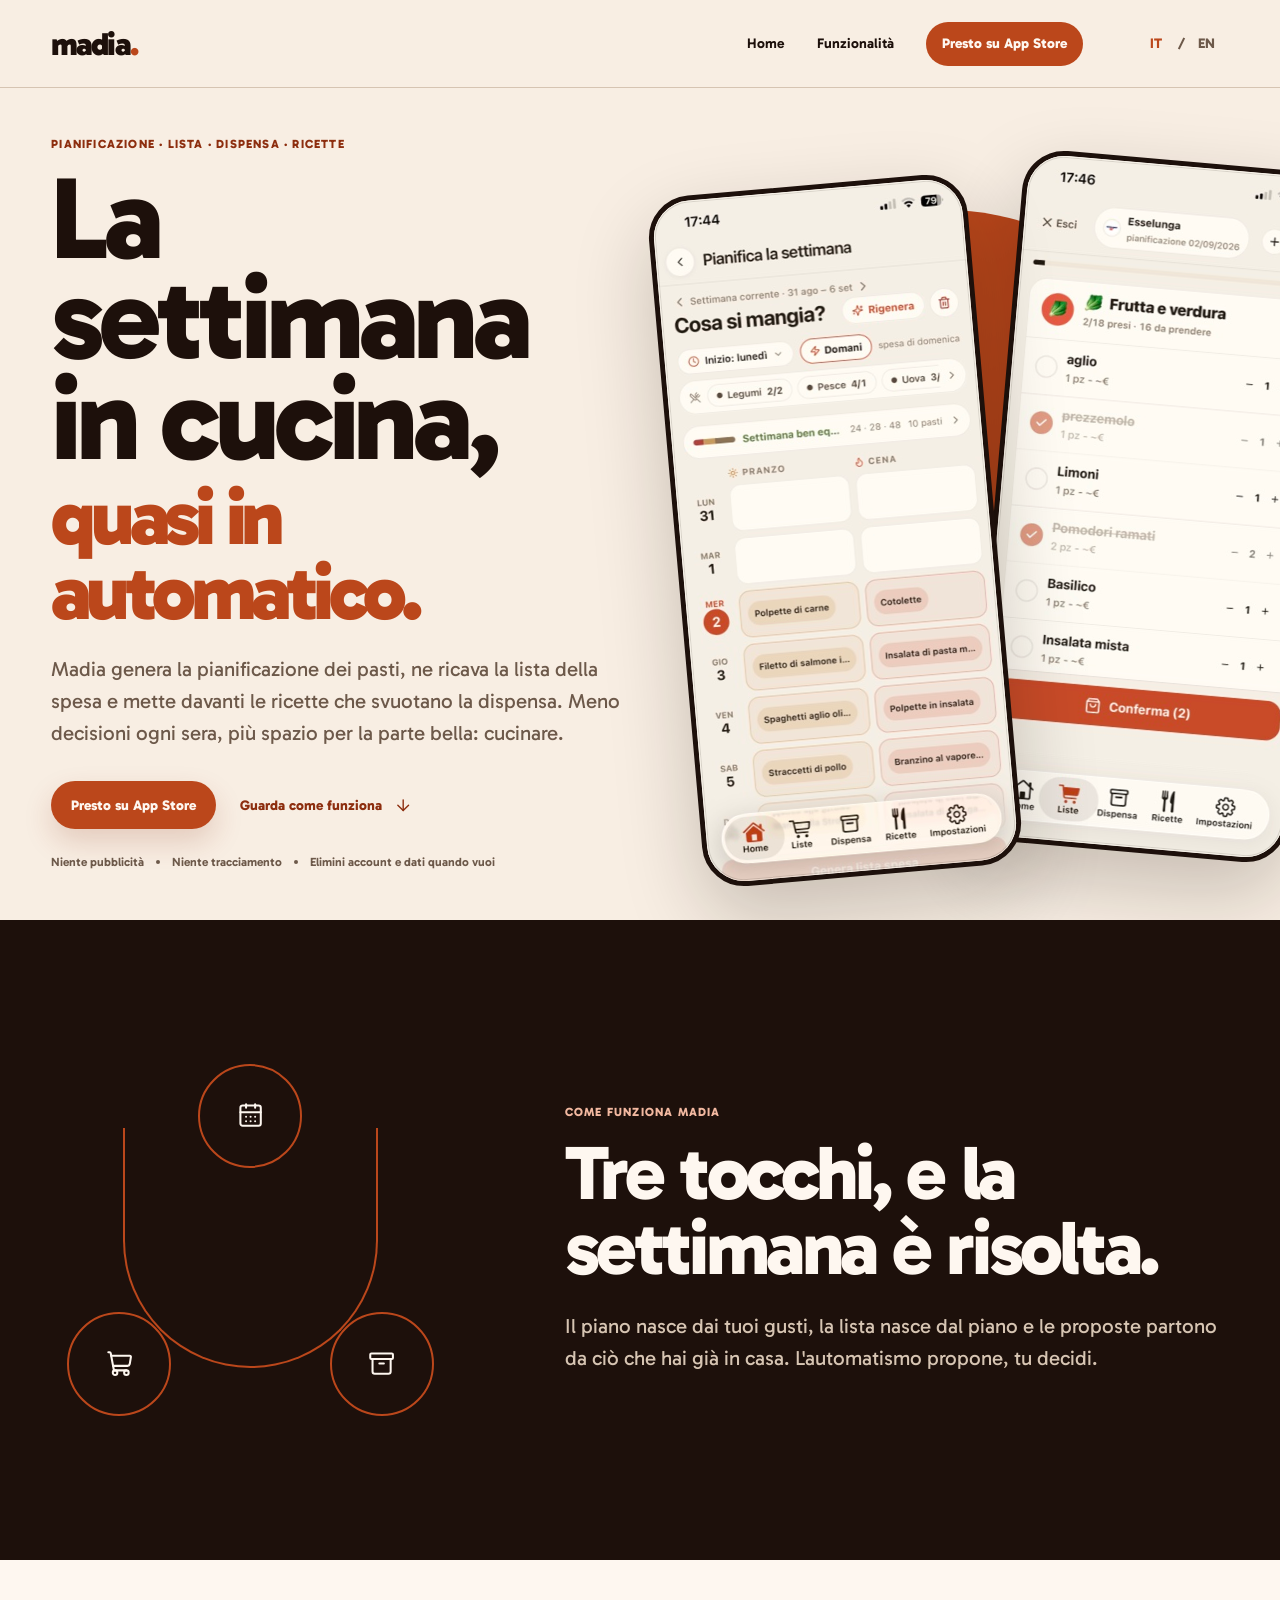
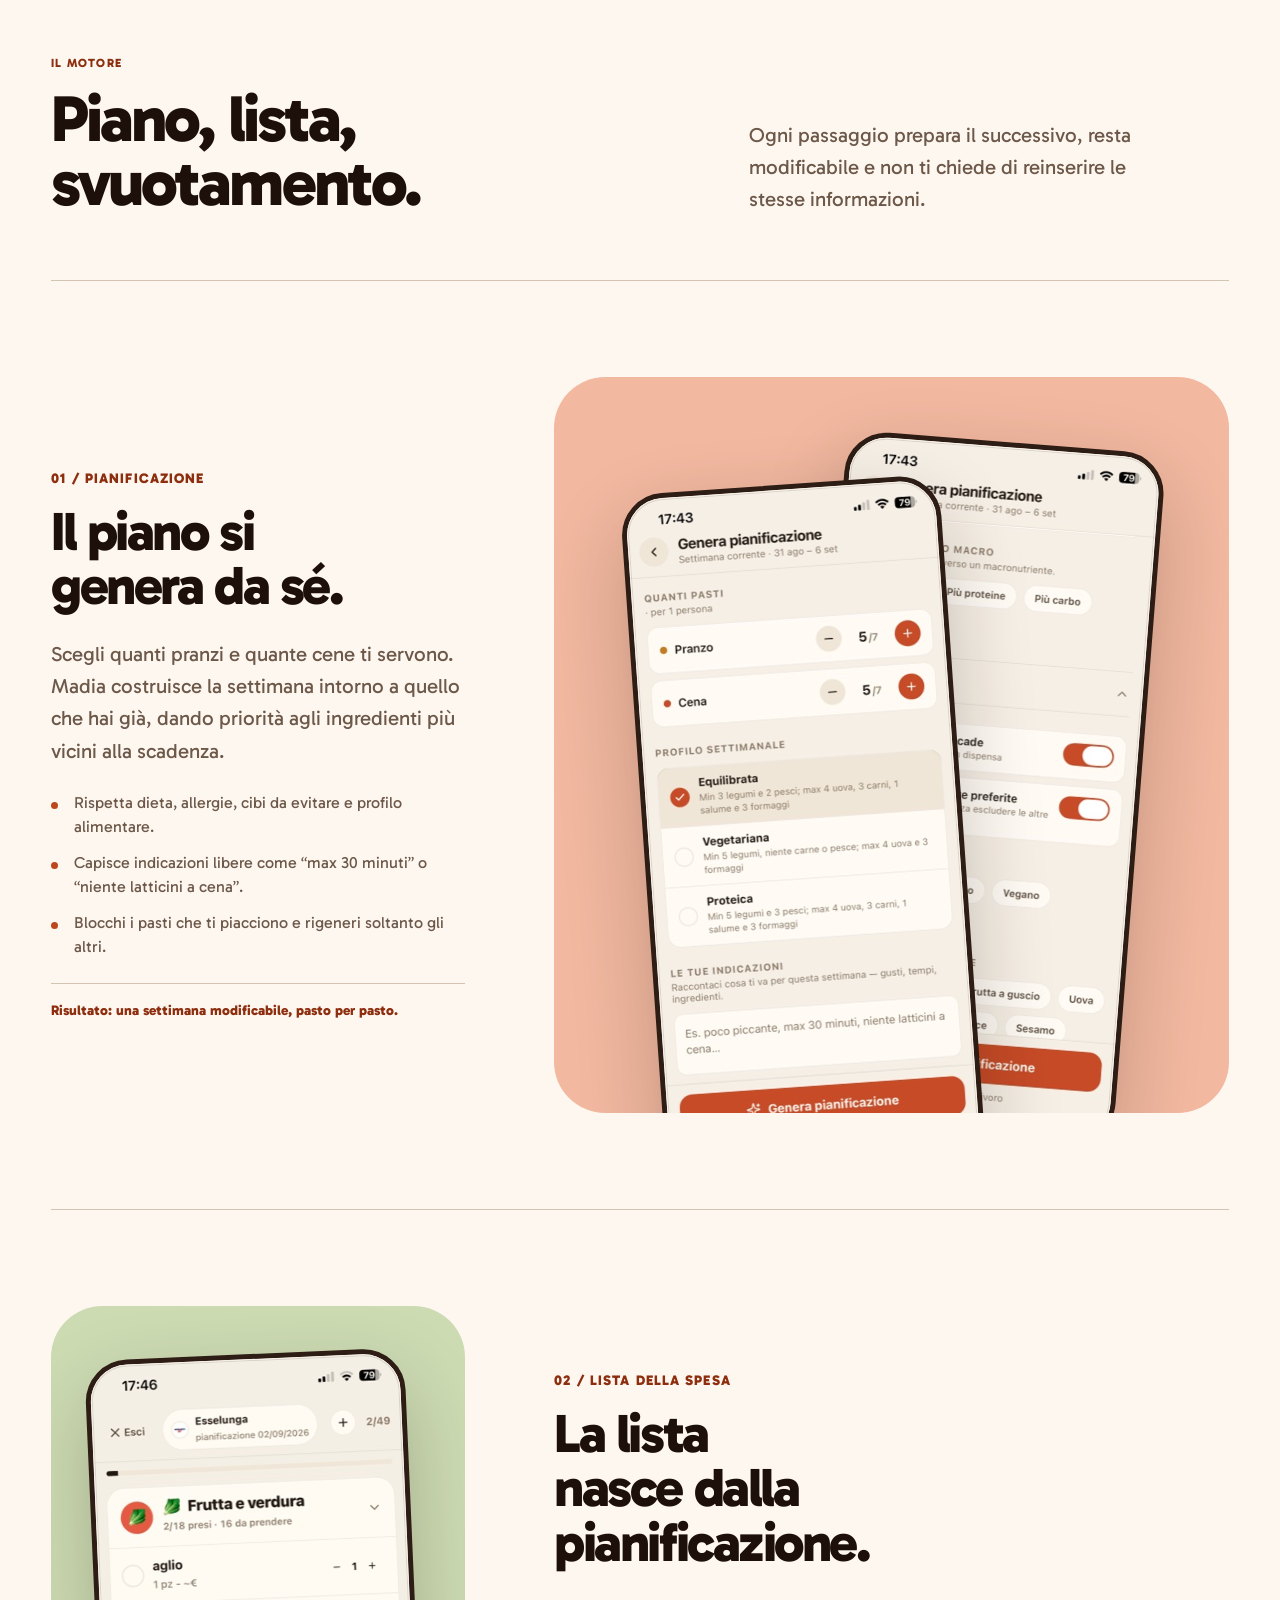
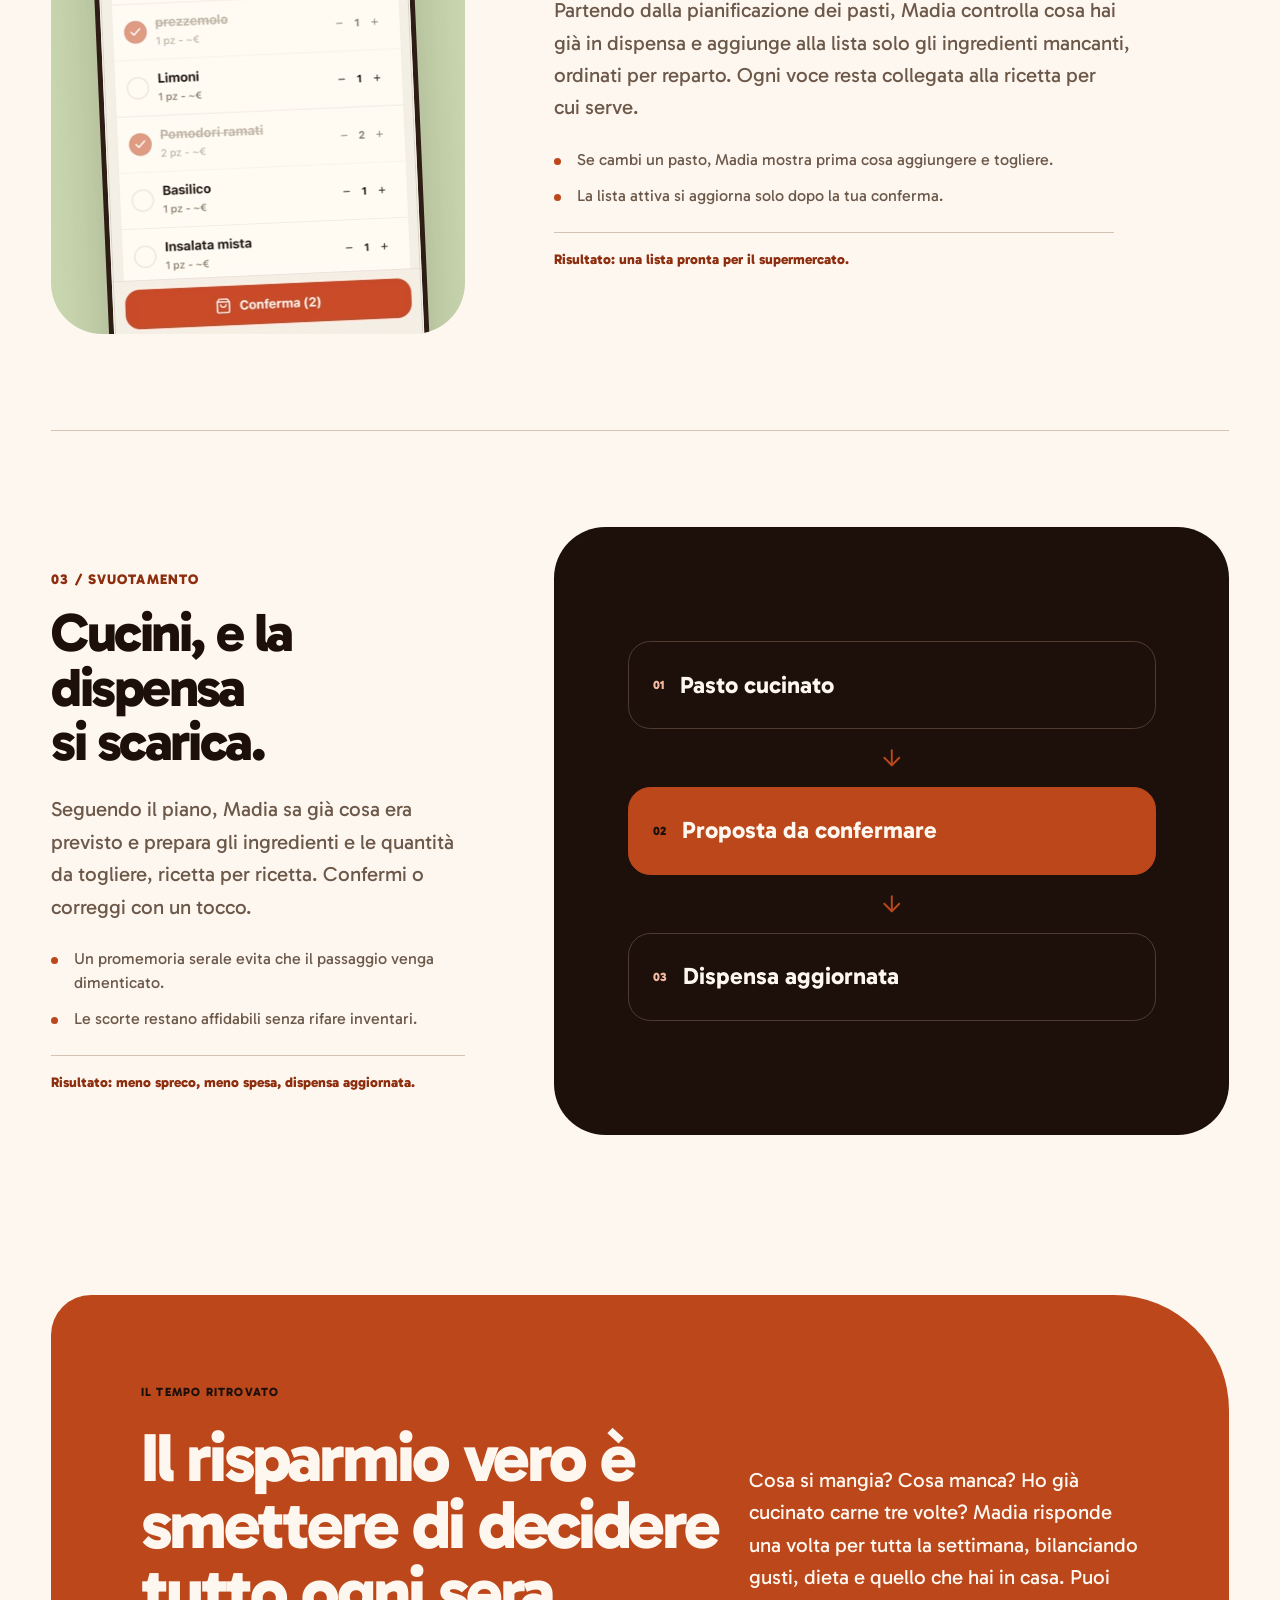
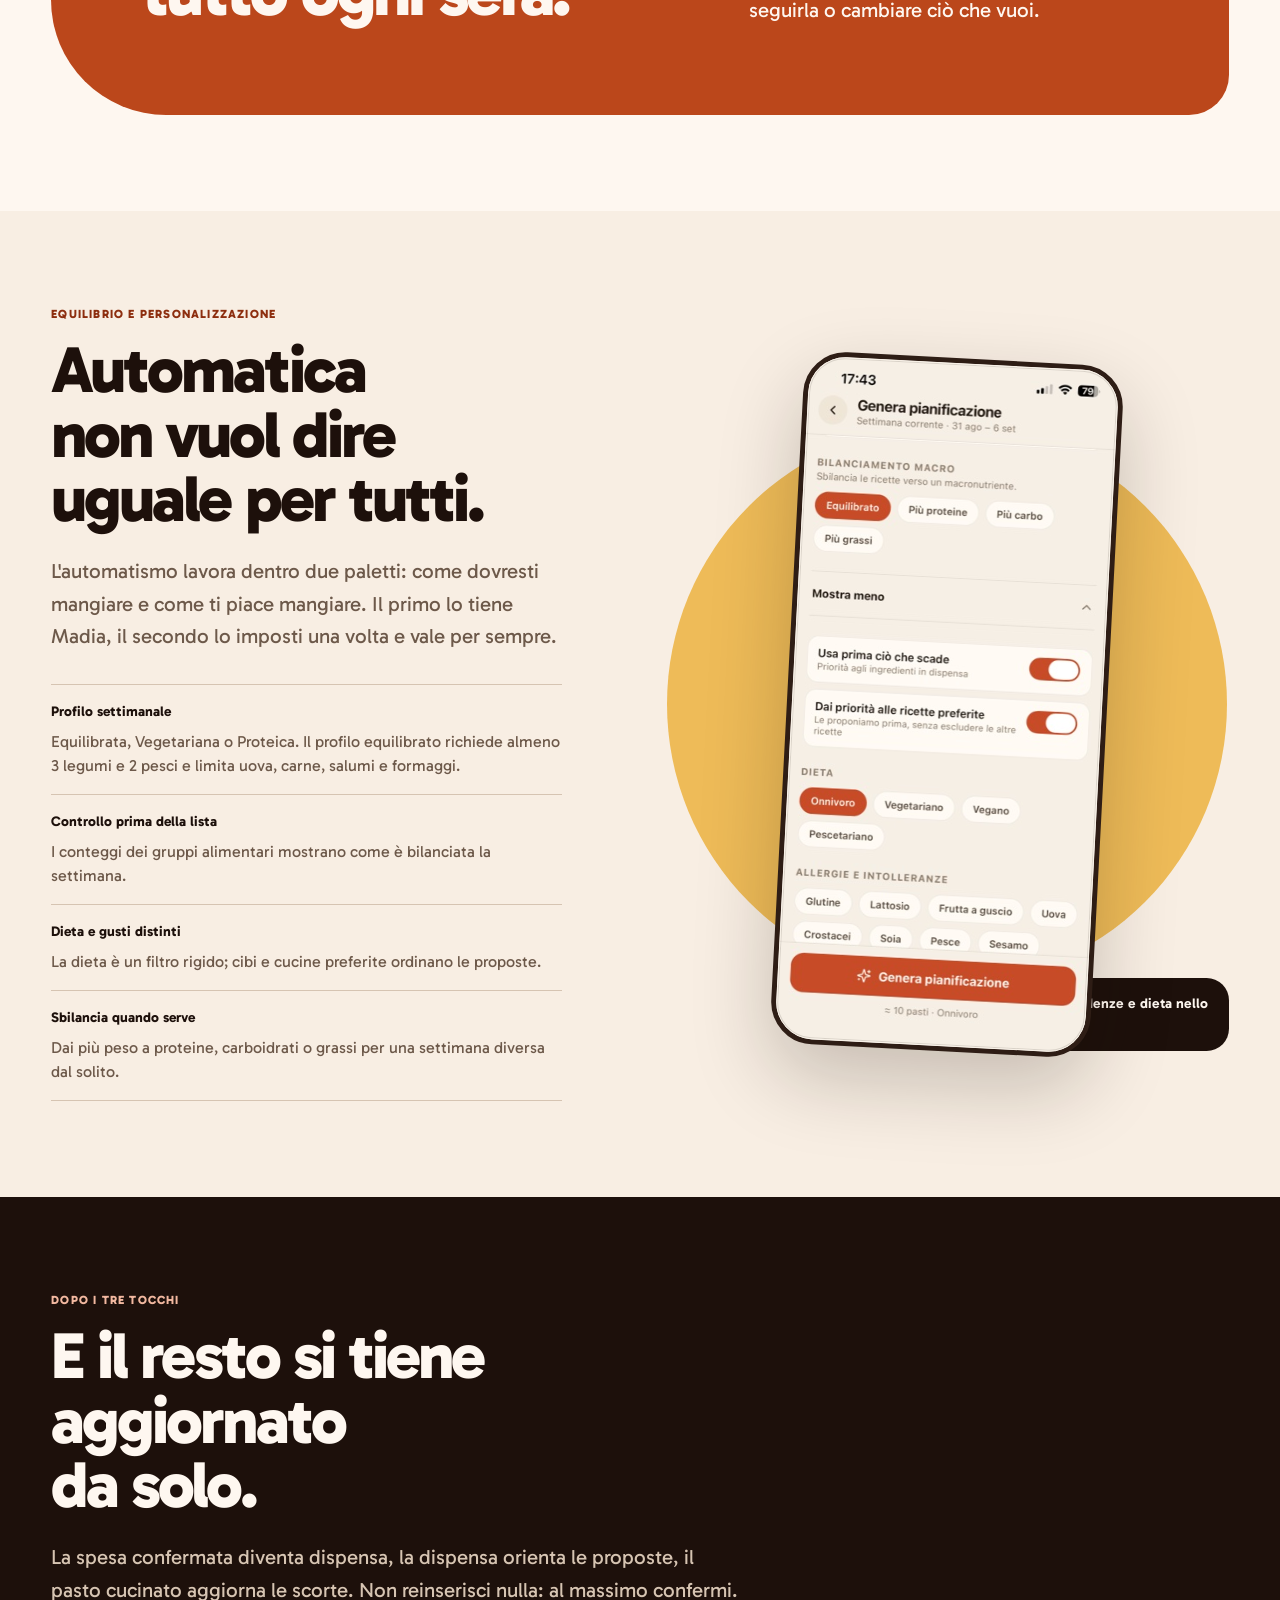
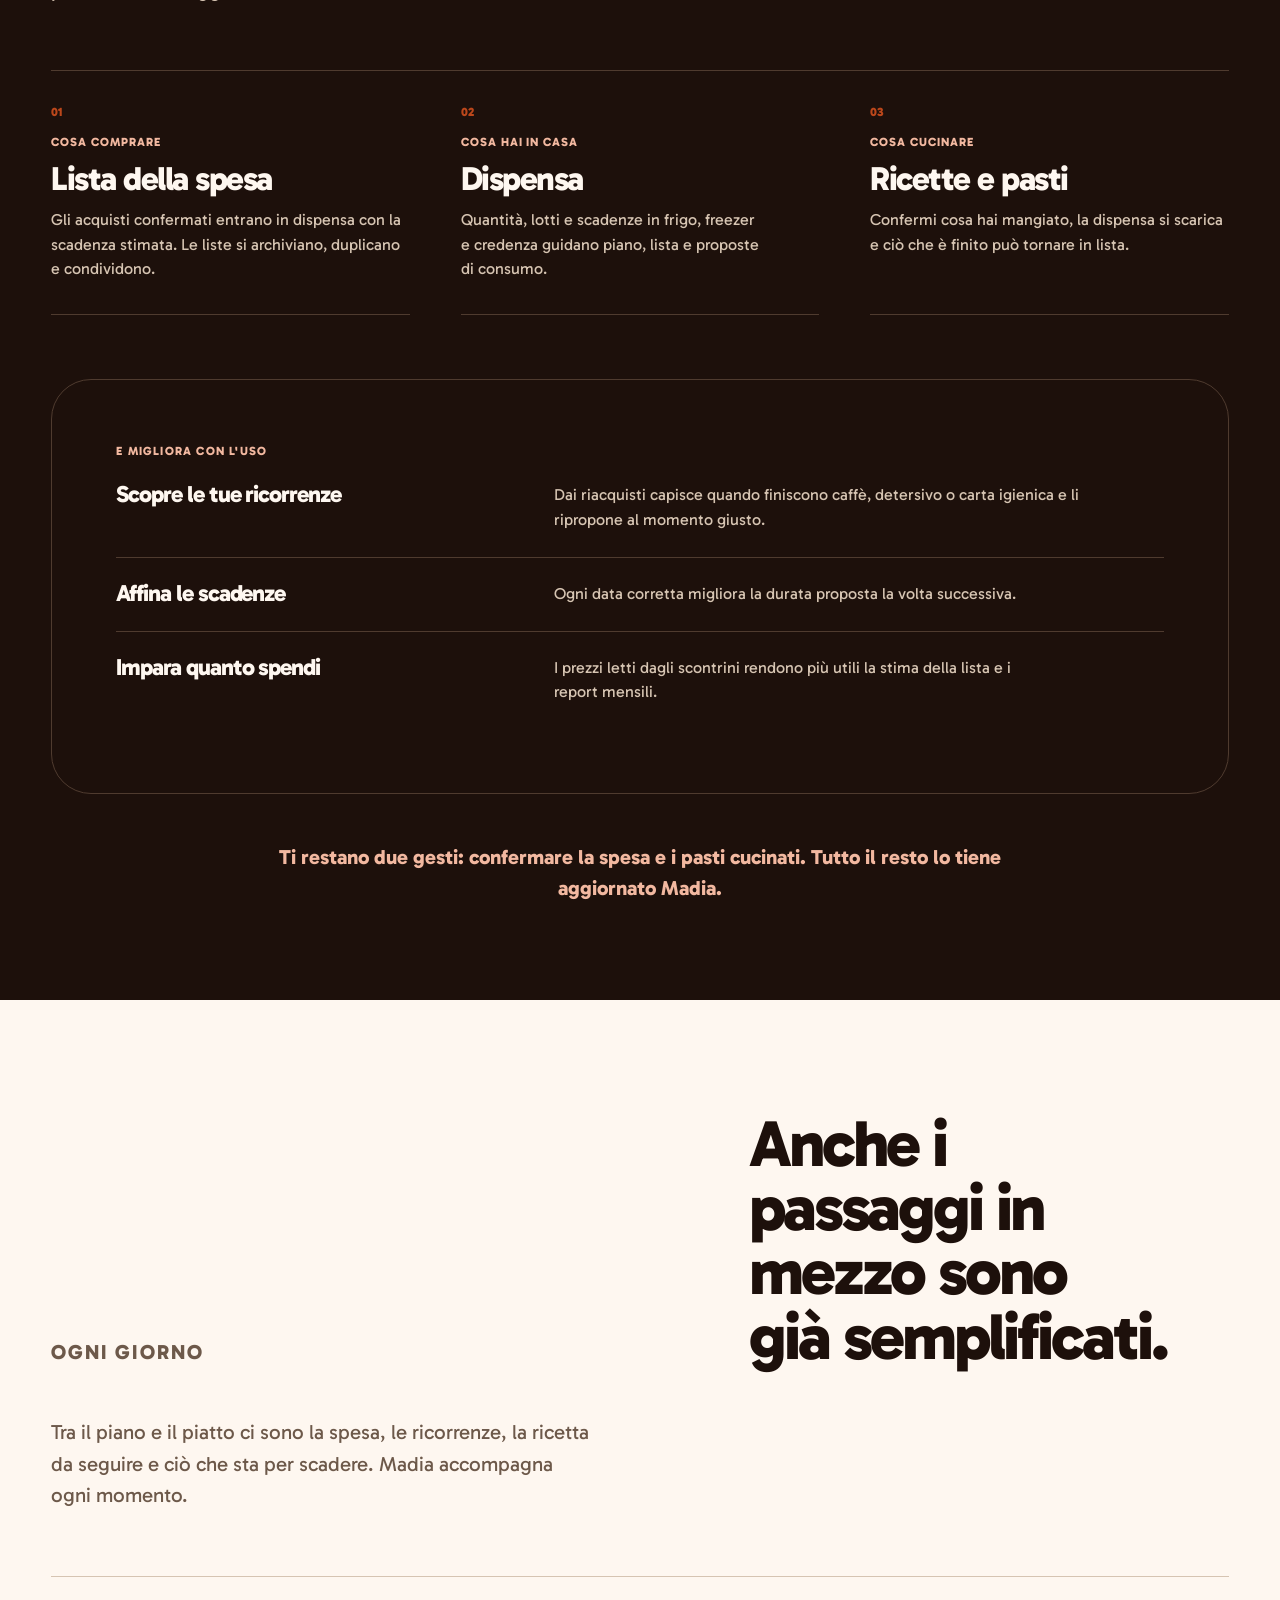
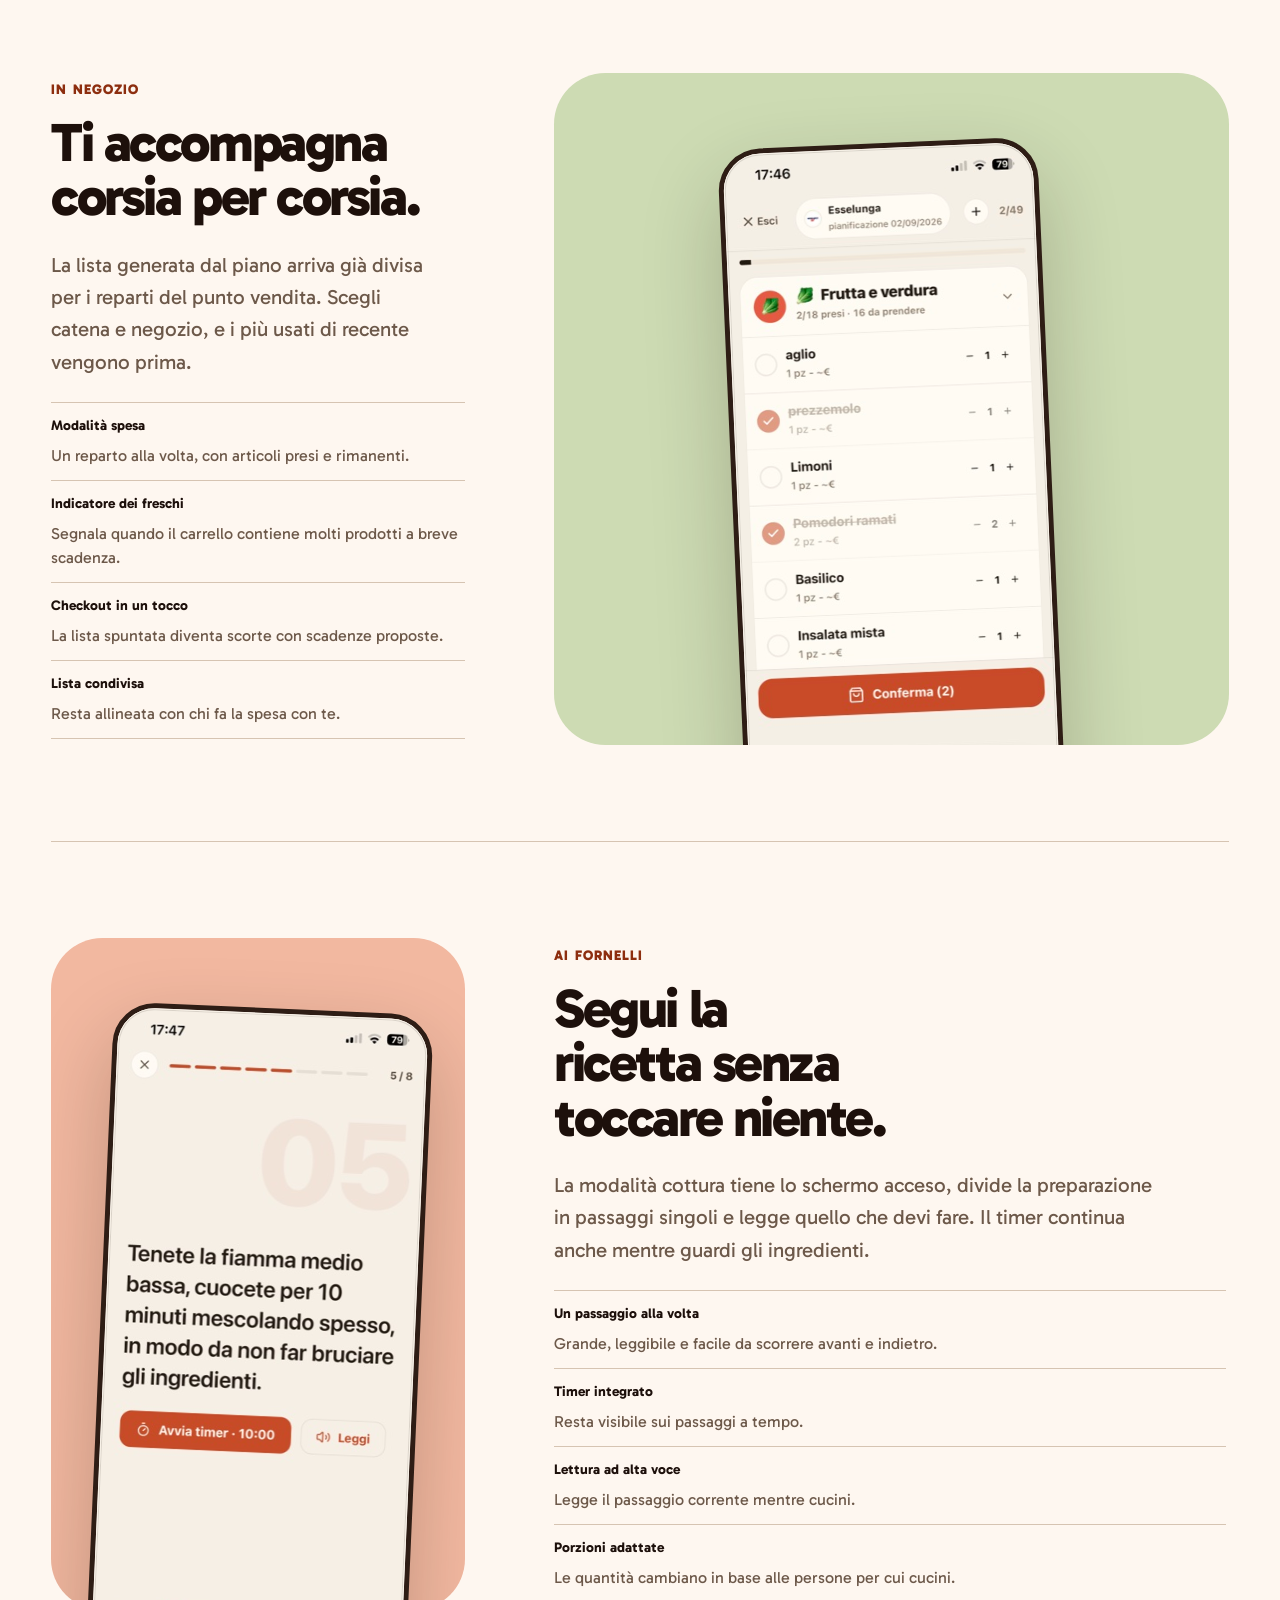
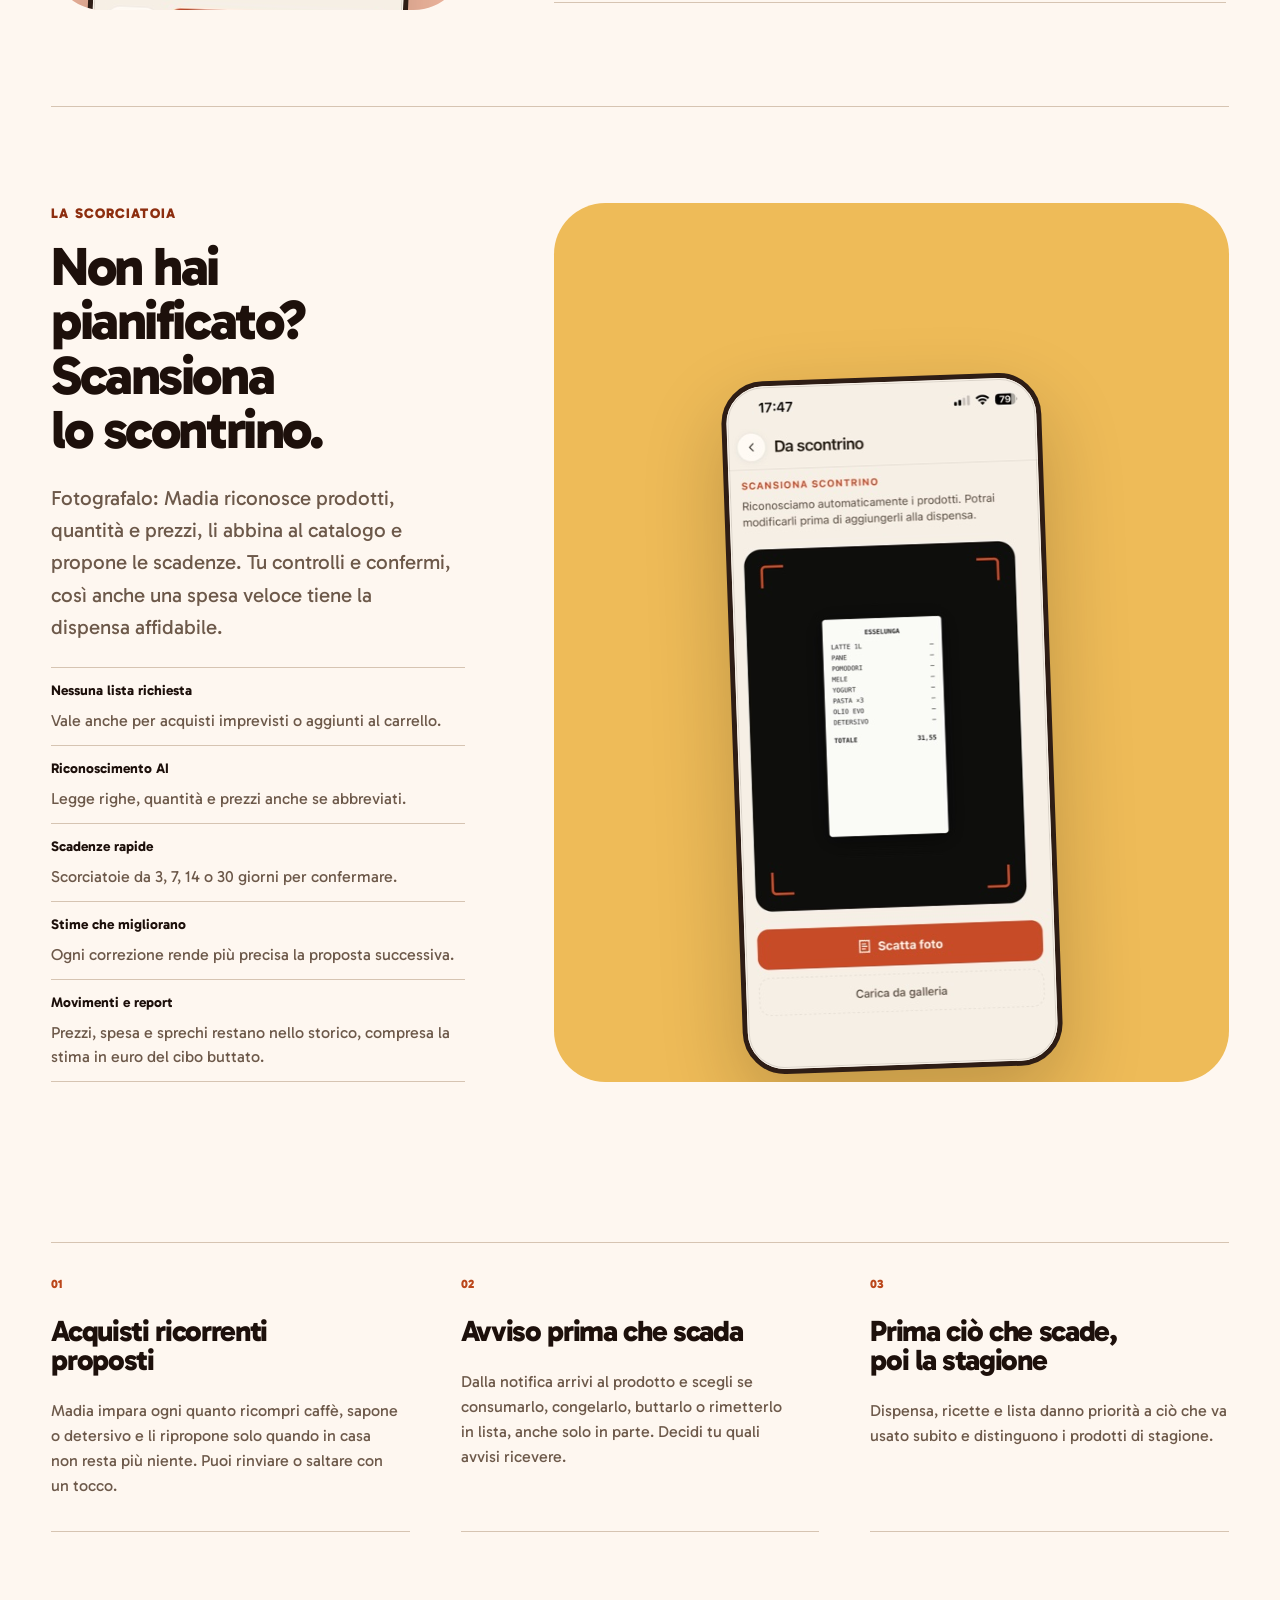
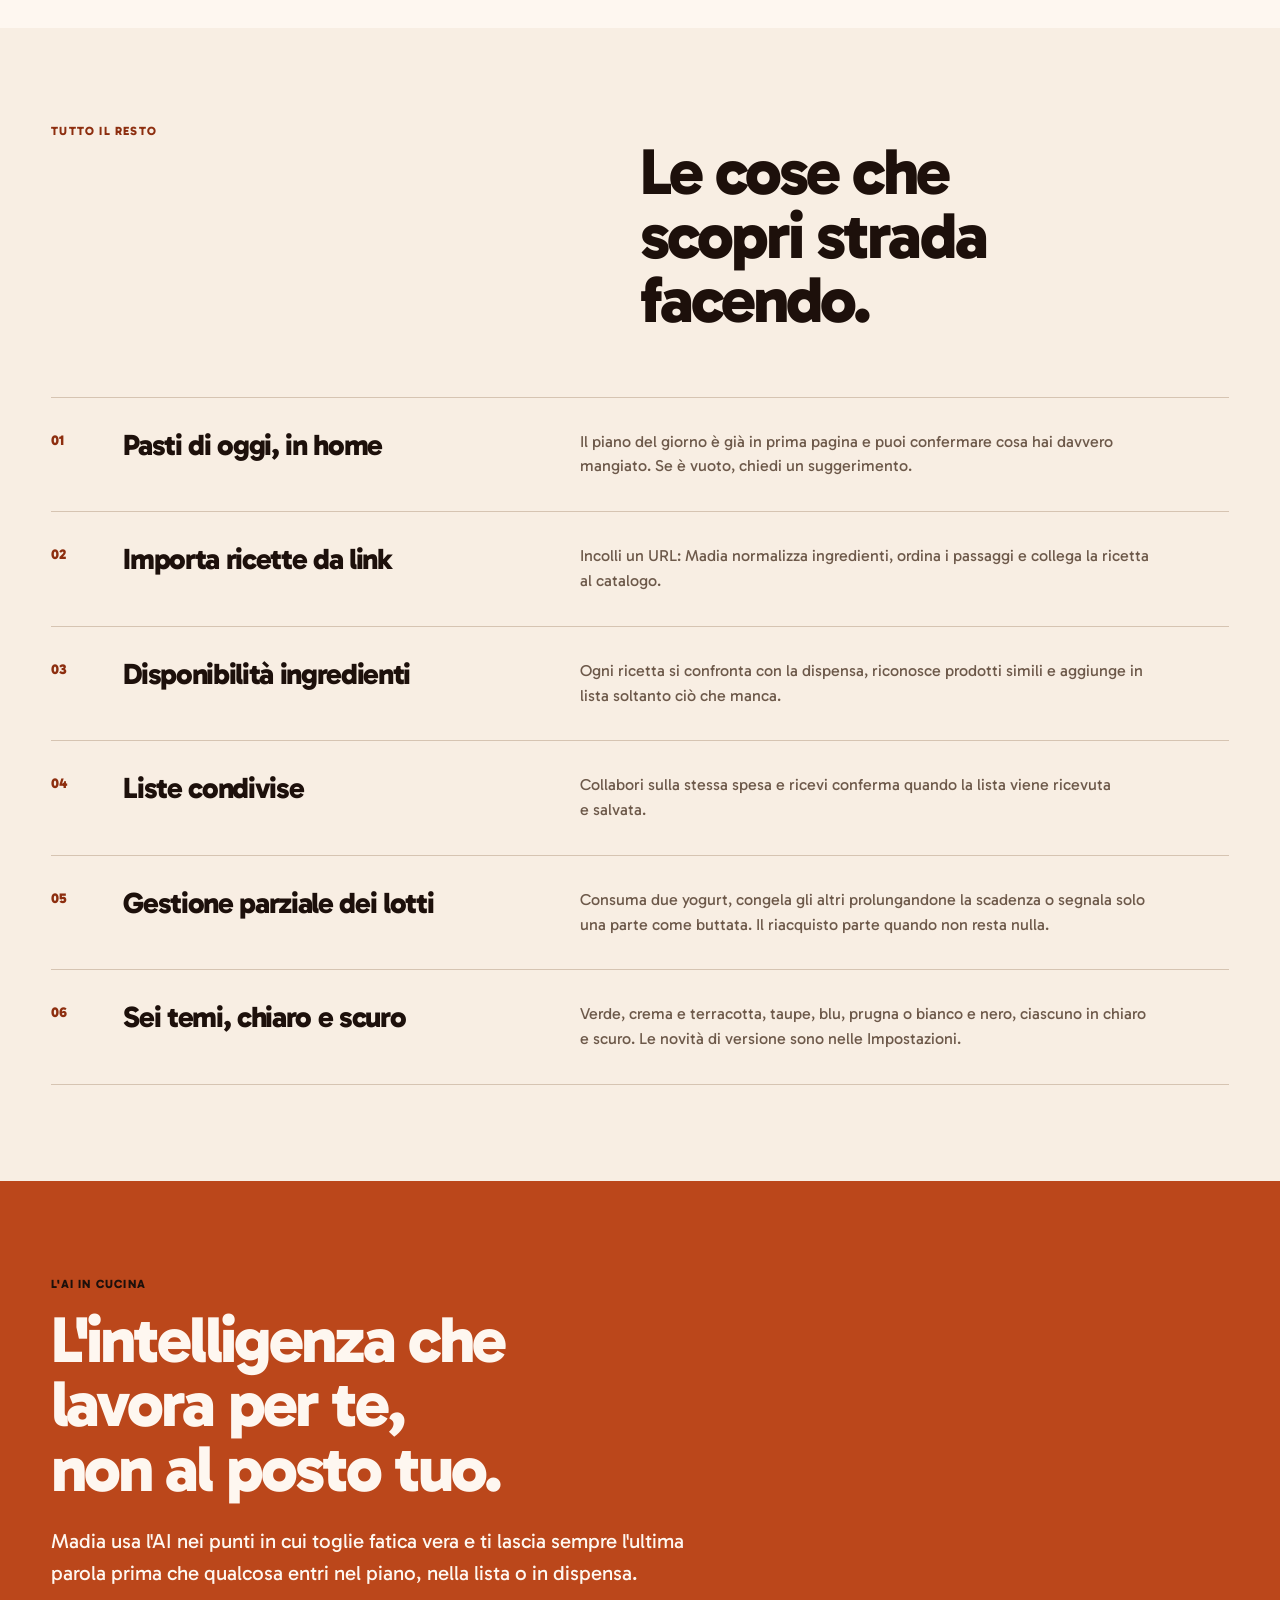
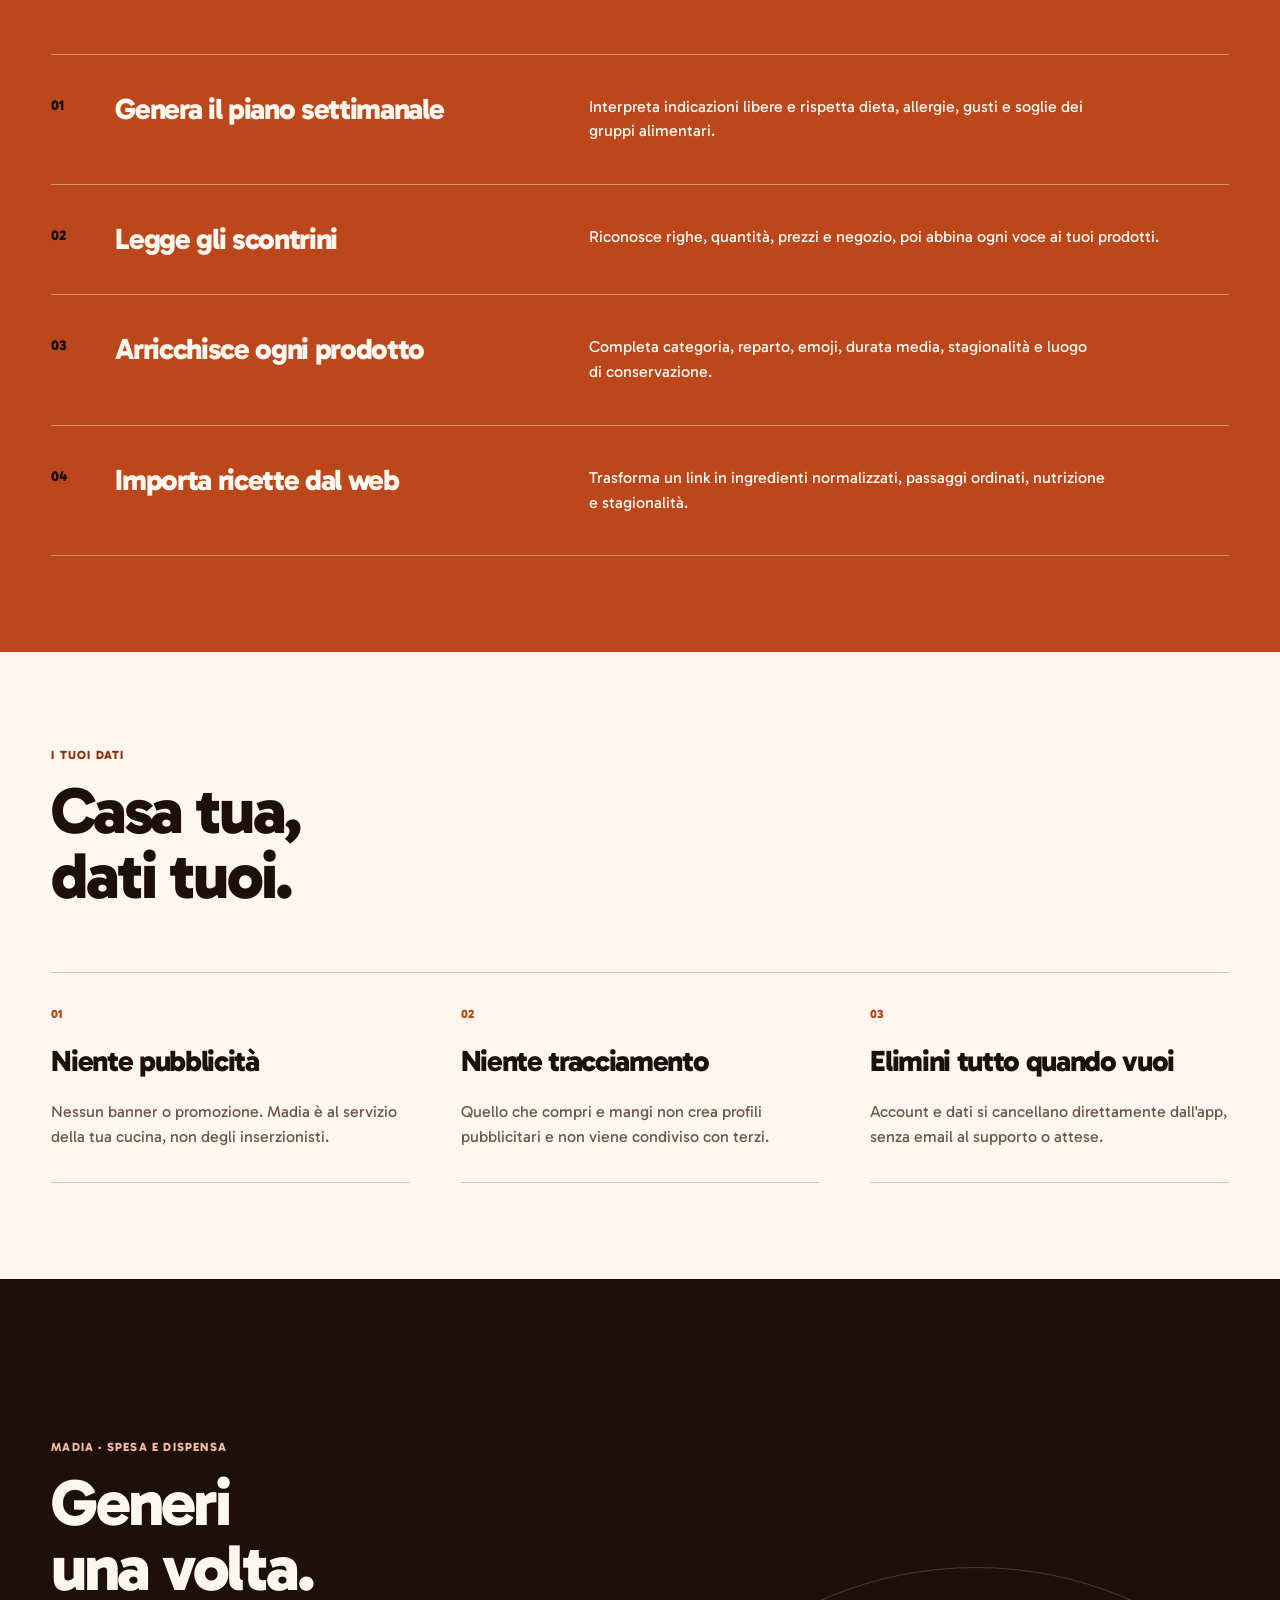
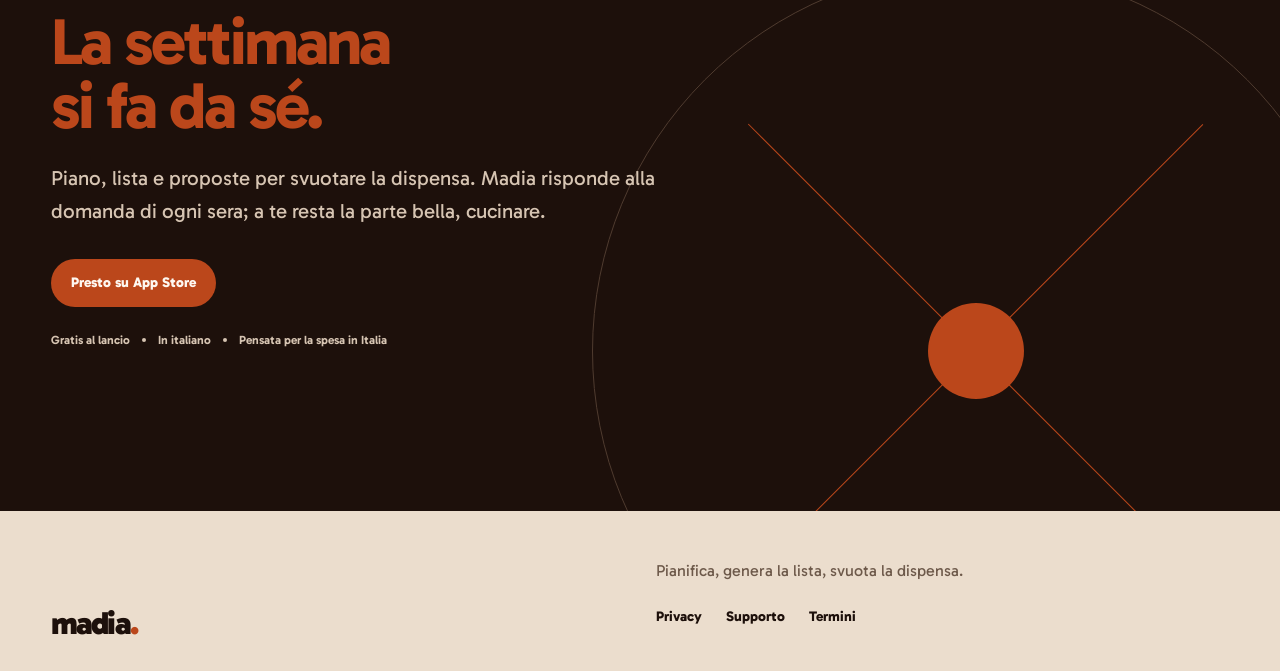
<file: index.html>
<!DOCTYPE html>
<html lang="it">
  <head>
    <meta charset="UTF-8">
    <meta
      name="viewport"
      content="width=device-width, initial-scale=1, viewport-fit=cover"
    >
    <meta
      name="description"
      content="Madia genera la pianificazione dei pasti, ne ricava la lista della spesa e aiuta a svuotare la dispensa."
    >
    <meta name="theme-color" content="#f3ede2">
    <title>Madia | La settimana in cucina, quasi in automatico</title>
    <link rel="icon" href="favicon.svg" type="image/svg+xml">
    <link rel="apple-touch-icon" href="img/apple-touch-icon.png">
    <link rel="canonical" href="https://sbalzerdavide.github.io/madia-web/">
    <meta property="og:url" content="https://sbalzerdavide.github.io/madia-web/">
    <meta property="og:image" content="https://sbalzerdavide.github.io/madia-web/img/og-cover.jpg">
    <meta property="og:type" content="website">
    <meta property="og:site_name" content="Madia">
    <meta property="og:locale" content="it_IT">
    <meta property="og:title" content="Madia | La settimana in cucina, quasi in automatico">
    <meta property="og:description" content="Madia genera la pianificazione dei pasti, ne ricava la lista della spesa e aiuta a svuotare la dispensa.">
    <meta property="og:image:width" content="1200">
    <meta property="og:image:height" content="630">
    <meta property="og:image:alt" content="La pianificazione settimanale di Madia con i pasti già proposti.">
    <meta name="twitter:card" content="summary_large_image">
    <meta name="twitter:image" content="https://sbalzerdavide.github.io/madia-web/img/og-cover.jpg">
    <style>

@font-face {
  font-family: "Gabarito Variable";
  font-style: normal;
  font-display: swap;
  font-weight: 400 900;
  src: url("assets/gabarito-latin-ext-wght-normal.woff2") format("woff2-variations");
  unicode-range: U+0100-02BA,U+02BD-02C5,U+02C7-02CC,U+02CE-02D7,U+02DD-02FF,U+0304,U+0308,U+0329,U+1D00-1DBF,U+1E00-1E9F,U+1EF2-1EFF,U+2020,U+20A0-20AB,U+20AD-20C0,U+2113,U+2C60-2C7F,U+A720-A7FF;
}

@font-face {
  font-family: "Gabarito Variable";
  font-style: normal;
  font-display: swap;
  font-weight: 400 900;
  src: url("assets/gabarito-latin-wght-normal.woff2") format("woff2-variations");
  unicode-range: U+0000-00FF,U+0131,U+0152-0153,U+02BB-02BC,U+02C6,U+02DA,U+02DC,U+0304,U+0308,U+0329,U+2000-206F,U+20AC,U+2122,U+2191,U+2193,U+2212,U+2215,U+FEFF,U+FFFD;
}

:root {
  color-scheme: light;

  --color-cream-0: oklch(98% 0.012 72);
  --color-cream-1: oklch(95.5% 0.019 72);
  --color-cream-2: oklch(90.5% 0.026 72);
  --color-cream-3: oklch(83% 0.032 67);
  --color-brown-1: oklch(48% 0.035 58);
  --color-brown-2: oklch(37% 0.035 52);
  --color-brown-3: oklch(25% 0.03 47);
  --color-espresso: oklch(19% 0.025 43);
  --color-terracotta-soft: oklch(83% 0.075 44);
  --color-terracotta: oklch(55% 0.16 39);
  --color-terracotta-dark: oklch(44% 0.135 37);
  --color-olive-soft: oklch(87% 0.055 123);
  --color-olive: oklch(52% 0.082 124);
  --color-honey: oklch(82% 0.13 82);

  --color-page: var(--color-cream-1);
  --color-surface: var(--color-cream-0);
  --color-text: var(--color-espresso);
  --color-text-soft: var(--color-brown-1);
  --color-line: var(--color-cream-3);
  --color-accent: var(--color-terracotta);
  --color-accent-ink: var(--color-cream-0);

  --font-brand: "Gabarito Variable", "Arial Rounded MT Bold", system-ui,
    sans-serif;

  --text-caption: 0.75rem;
  --text-small: 0.875rem;
  --text-body: 1rem;
  --text-lead: clamp(1.125rem, 1rem + 0.35vw, 1.35rem);
  --text-section: clamp(2.5rem, 1.7rem + 3vw, 5.5rem);
  --text-display: clamp(3.25rem, 2.1rem + 6.5vw, 8.75rem);

  --space-1: 0.25rem;
  --space-2: 0.5rem;
  --space-3: 0.75rem;
  --space-4: 1rem;
  --space-6: 1.5rem;
  --space-8: 2rem;
  --space-12: 3rem;
  --space-16: 4rem;
  --space-24: 6rem;
  --space-32: 8rem;

  --page-gutter: clamp(1.25rem, 4vw, 5.5rem);
  --page-max: 96rem;
  --copy-measure: 67ch;

  --radius-small: 0.75rem;
  --radius-medium: 1.4rem;
  --radius-large: 2.5rem;
  --radius-phone: 2.65rem;

  --shadow-phone: 0 2rem 5rem oklch(19% 0.025 43 / 0.22);
  --shadow-lifted: 0 1.2rem 3rem oklch(24% 0.03 47 / 0.12);

  --duration-fast: 140ms;
  --duration-state: 260ms;
  --duration-enter: 650ms;
  --ease-out-quart: cubic-bezier(0.25, 1, 0.5, 1);
  --ease-out-expo: cubic-bezier(0.16, 1, 0.3, 1);
}


*,
*::before,
*::after {
  box-sizing: border-box;
}

html {
  background: var(--color-page);
  color: var(--color-text);
  scroll-behavior: smooth;
  scroll-padding-top: calc(7rem + env(safe-area-inset-top));
}

body {
  margin: 0;
  min-width: 20rem;
  min-height: 100vh;
  overflow-x: clip;
  background: var(--color-page);
  font-family: var(--font-brand);
  font-size: var(--text-body);
  font-kerning: normal;
  font-optical-sizing: auto;
  line-height: 1.5;
  text-rendering: optimizeLegibility;
  -webkit-font-smoothing: antialiased;
}

button,
a {
  color: inherit;
  font: inherit;
}

button {
  border: 0;
}

a {
  text-decoration-thickness: 0.08em;
  text-underline-offset: 0.2em;
}

a:focus-visible,
button:focus-visible {
  outline: 0.2rem solid var(--color-terracotta-dark);
  outline-offset: 0.25rem;
}

h1,
h2,
h3,
p {
  margin: 0;
}

h1,
h2,
h3 {
  font-weight: 800;
  letter-spacing: -0.045em;
  line-height: 0.98;
  text-wrap: balance;
}

p {
  text-wrap: pretty;
}

svg {
  display: block;
  width: 1em;
  height: 1em;
}

.skip-link {
  position: fixed;
  z-index: 100;
  top: var(--space-3);
  left: var(--space-3);
  padding: var(--space-3) var(--space-4);
  transform: translateY(-180%);
  border-radius: var(--radius-small);
  background: var(--color-espresso);
  color: var(--color-cream-0);
  font-weight: 700;
}

.skip-link:focus {
  transform: translateY(0);
}

.eyebrow {
  color: var(--color-terracotta-dark);
  font-size: var(--text-caption);
  font-weight: 800;
  letter-spacing: 0.1em;
  line-height: 1.25;
  text-transform: uppercase;
}

.eyebrow--light {
  color: var(--color-terracotta-soft);
}

.eyebrow--on-color {
  color: var(--color-espresso);
}

.reveal-ready .reveal {
  opacity: 0;
  transform: translateY(2rem);
  transition:
    opacity var(--duration-enter) var(--ease-out-expo),
    transform var(--duration-enter) var(--ease-out-expo);
}

.reveal-ready .reveal.is-visible {
  opacity: 1;
  transform: translateY(0);
}

@media (prefers-reduced-motion: reduce) {
  html {
    scroll-behavior: auto;
  }

  *,
  *::before,
  *::after {
    animation-duration: 0.01ms !important;
    animation-iteration-count: 1 !important;
    scroll-behavior: auto !important;
    transition-duration: 0.01ms !important;
  }
}


.site-header {
  position: sticky;
  top: 0;
  z-index: 20;
  display: grid;
  grid-template-areas:
    "brand locale"
    "nav nav";
  grid-template-columns: 1fr auto;
  align-items: center;
  gap: var(--space-3);
  min-height: 7rem;
  padding: max(var(--space-3), env(safe-area-inset-top)) var(--page-gutter)
    var(--space-3);
  border-bottom: 1px solid var(--color-line);
  background: var(--color-page);
}

.wordmark {
  justify-self: start;
  color: var(--color-text);
  font-size: 1.6rem;
  font-weight: 900;
  letter-spacing: -0.06em;
  line-height: 1;
  text-decoration: none;
}

.site-header .wordmark {
  grid-area: brand;
}

.wordmark span {
  color: var(--color-accent);
}

.site-nav {
  grid-area: nav;
  display: flex;
  align-items: center;
  gap: clamp(1rem, 3vw, 2rem);
  overflow-x: auto;
  padding-bottom: var(--space-1);
  scrollbar-width: none;
  white-space: nowrap;
}

.site-nav::-webkit-scrollbar {
  display: none;
}

.site-nav a {
  display: inline-flex;
  flex: 0 0 auto;
  min-height: 2.75rem;
  align-items: center;
  font-size: var(--text-small);
  font-weight: 650;
  text-decoration: none;
}

.site-nav a:hover {
  color: var(--color-terracotta-dark);
}

.site-nav .header-cta {
  min-height: 2.75rem;
  padding: 0 var(--space-4);
  border-radius: 999px;
  background: var(--color-accent);
  color: var(--color-accent-ink);
  font-weight: 800;
}

.site-nav .header-cta:hover {
  background: var(--color-terracotta-dark);
  color: var(--color-accent-ink);
}

.locale-switch {
  grid-area: locale;
  display: flex;
  align-items: center;
  justify-self: end;
  color: var(--color-text-soft);
  font-size: var(--text-small);
  font-weight: 750;
}

.locale-switch__option {
  display: grid;
  min-width: 2.75rem;
  min-height: 2.75rem;
  place-items: center;
  padding: 0;
  background: transparent;
  color: inherit;
  cursor: pointer;
  transition: color var(--duration-fast) var(--ease-out-quart);
}

.locale-switch__option[aria-pressed="true"] {
  color: var(--color-accent);
}

.hero {
  position: relative;
  display: grid;
  min-height: calc(100svh - 7rem);
  overflow: clip;
  padding: clamp(3.5rem, 9vw, 7rem) var(--page-gutter) var(--space-16);
}

.hero__copy {
  position: relative;
  z-index: 3;
  align-self: center;
}

.hero h1 {
  display: grid;
  max-width: 10ch;
  margin-top: var(--space-4);
  font-size: var(--text-display);
  line-height: 0.86;
}

.hero h1 strong {
  margin-top: 0.14em;
  color: var(--color-accent);
  font-size: 0.67em;
  font-weight: 860;
  line-height: 0.96;
}

.hero__body {
  max-width: 39rem;
  margin-top: var(--space-6);
  color: var(--color-text-soft);
  font-size: var(--text-lead);
  line-height: 1.55;
}

.hero__actions {
  display: flex;
  flex-wrap: wrap;
  align-items: center;
  gap: var(--space-4) var(--space-6);
  margin-top: var(--space-8);
}

.primary-cta,
.launch-status {
  display: inline-flex;
  min-height: 3rem;
  align-items: center;
  justify-content: center;
  padding: 0.75rem 1.25rem;
  border-radius: 999px;
  background: var(--color-accent);
  color: var(--color-accent-ink);
  font-size: var(--text-small);
  font-weight: 800;
  text-decoration: none;
}

.primary-cta {
  box-shadow: 0 0.8rem 1.8rem oklch(44% 0.135 37 / 0.18);
  transition:
    background var(--duration-fast) var(--ease-out-quart),
    transform var(--duration-state) var(--ease-out-quart);
}

.primary-cta:hover {
  background: var(--color-terracotta-dark);
  transform: translateY(-0.12rem);
}

.scroll-cue {
  display: inline-flex;
  min-height: 2.75rem;
  align-items: center;
  gap: var(--space-3);
  color: var(--color-terracotta-dark);
  font-size: var(--text-small);
  font-weight: 750;
  text-decoration: none;
}

.scroll-cue svg {
  width: 1.15rem;
  height: 1.15rem;
  transition: transform var(--duration-state) var(--ease-out-quart);
}

.scroll-cue:hover svg {
  transform: translateY(0.25rem);
}

.trust-line,
.launch-notes {
  display: flex;
  flex-wrap: wrap;
  align-items: center;
  gap: var(--space-2) var(--space-3);
  max-width: 41rem;
  margin-top: var(--space-6);
  color: var(--color-text-soft);
  font-size: var(--text-caption);
  font-weight: 650;
}

.trust-line i,
.launch-notes i {
  width: 0.25rem;
  height: 0.25rem;
  border-radius: 50%;
  background: currentcolor;
}

.hero__visual {
  position: relative;
  min-height: 30rem;
  margin-top: var(--space-8);
}

.hero__sun {
  position: absolute;
  top: 4%;
  left: 20%;
  width: clamp(20rem, 82vw, 37rem);
  aspect-ratio: 1;
  border-radius: 50%;
  background: var(--color-accent);
}

.hero__devices {
  position: absolute;
  inset: 0;
  transform: translate3d(var(--shift-x, 0), var(--shift-y, 0), 0);
  transition: transform 700ms var(--ease-out-expo);
}

.hero__devices.is-moving {
  will-change: transform;
}

.bridge {
  display: grid;
  gap: var(--space-12);
  padding: var(--space-24) var(--page-gutter);
  background: var(--color-espresso);
  color: var(--color-cream-0);
}

.bridge__diagram {
  position: relative;
  min-height: 16rem;
  max-width: 25rem;
}

.bridge__node {
  position: absolute;
  z-index: 2;
  display: grid;
  width: 5rem;
  aspect-ratio: 1;
  place-items: center;
  border: 0.18rem solid var(--color-accent);
  border-radius: 50%;
  background: var(--color-espresso);
  color: var(--color-cream-0);
  font-size: 1.7rem;
}

.bridge__node--plan {
  top: 0;
  left: calc(50% - 2.5rem);
}

.bridge__node--shop {
  bottom: 0;
  left: 4%;
}

.bridge__node--pantry {
  right: 4%;
  bottom: 0;
}

.bridge__path {
  position: absolute;
  bottom: 2.35rem;
  left: 18%;
  width: 64%;
  height: 11rem;
  border: 0.18rem solid var(--color-accent);
  border-top: 0;
  border-radius: 0 0 10rem 10rem;
}

.bridge__path--b {
  bottom: 3.9rem;
  left: 29%;
  width: 42%;
  height: 11rem;
  border-width: 0.18rem 0 0;
  border-radius: 50%;
  transform: rotate(90deg);
}

.bridge__copy {
  max-width: 45rem;
}

.bridge h2 {
  margin-top: var(--space-4);
  font-size: clamp(2.7rem, 1.9rem + 3.6vw, 5.8rem);
}

.bridge__copy > p:last-child {
  max-width: 43rem;
  margin-top: var(--space-6);
  color: var(--color-cream-3);
  font-size: var(--text-lead);
  line-height: 1.6;
}

.flow {
  padding: var(--space-24) var(--page-gutter) var(--space-16);
  background: var(--color-surface);
}

.flow__header,
.everyday__header {
  display: grid;
  gap: var(--space-6);
  max-width: var(--page-max);
  margin: 0 auto var(--space-16);
}

.flow__header h2,
.features__header h2,
.everyday__header h2,
.privacy__header h2 {
  max-width: 12ch;
  margin-top: var(--space-4);
  font-size: var(--text-section);
}

.flow__header > p,
.everyday__header > p {
  max-width: 37rem;
  color: var(--color-text-soft);
  font-size: var(--text-lead);
  line-height: 1.55;
}

.flow-step {
  display: grid;
  gap: var(--space-8);
  max-width: var(--page-max);
  margin: 0 auto;
  padding: var(--space-16) 0;
  border-top: 1px solid var(--color-line);
}

.flow-step__copy {
  align-self: center;
}

.flow-step__number {
  color: var(--color-terracotta-dark);
  font-size: var(--text-small);
  font-weight: 850;
  letter-spacing: 0.08em;
  text-transform: uppercase;
}

.flow-step__copy h3,
.daily-moment__copy h3 {
  max-width: 13ch;
  margin-top: var(--space-4);
  font-size: clamp(2.25rem, 1.8rem + 2vw, 4.5rem);
  line-height: 1;
}

.flow-step__copy > p:not(.flow-step__number, .flow-step__outcome),
.daily-moment__copy > p:not(.flow-step__number) {
  max-width: 38rem;
  margin-top: var(--space-6);
  color: var(--color-text-soft);
  font-size: var(--text-lead);
  line-height: 1.58;
}

.flow-step__details {
  display: grid;
  gap: var(--space-3);
  max-width: 36rem;
  margin: var(--space-6) 0 0;
  padding: 0;
  list-style: none;
}

.flow-step__details li {
  position: relative;
  padding-left: 1.4rem;
  color: var(--color-text-soft);
  line-height: 1.5;
}

.flow-step__details li::before {
  position: absolute;
  top: 0.65em;
  left: 0;
  width: 0.45rem;
  height: 0.45rem;
  border-radius: 50%;
  background: var(--color-accent);
  content: "";
}

.flow-step__outcome {
  max-width: 35rem;
  margin-top: var(--space-6);
  padding-top: var(--space-4);
  border-top: 1px solid var(--color-line);
  color: var(--color-terracotta-dark);
  font-size: var(--text-small);
  font-weight: 800;
}

.product-stage {
  display: grid;
  min-height: 29rem;
  place-items: center;
  overflow: hidden;
  padding: var(--space-8) var(--space-4);
  border-radius: clamp(1.5rem, 4vw, 7rem);
}

.product-stage--plan,
.product-stage--cooking {
  background: var(--color-terracotta-soft);
}

.product-stage--shop {
  background: var(--color-olive-soft);
}

.product-stage--receipt {
  background: var(--color-honey);
}

.product-stage--deduction {
  background: var(--color-espresso);
}

.deduction-flow {
  display: grid;
  justify-items: center;
  gap: var(--space-4);
  width: min(100%, 33rem);
  color: var(--color-cream-0);
}

.deduction-flow > svg {
  width: 1.6rem;
  height: 1.6rem;
  color: var(--color-accent);
}

.deduction-flow__node {
  display: grid;
  grid-template-columns: auto 1fr;
  align-items: center;
  gap: var(--space-4);
  width: 100%;
  min-height: 5.5rem;
  padding: var(--space-4) var(--space-6);
  border: 1px solid var(--color-brown-2);
  border-radius: var(--radius-medium);
  color: var(--color-cream-0);
}

.deduction-flow__node span {
  color: var(--color-terracotta-soft);
  font-size: var(--text-caption);
  font-weight: 850;
}

.deduction-flow__node b {
  font-size: clamp(1.15rem, 1rem + 0.6vw, 1.55rem);
}

.deduction-flow__node--accent {
  border-color: var(--color-accent);
  background: var(--color-accent);
}

.deduction-flow__node--accent span {
  color: var(--color-espresso);
}

.decision-callout {
  display: grid;
  gap: var(--space-6);
  max-width: var(--page-max);
  margin: var(--space-16) auto var(--space-8);
  padding: clamp(2rem, 7vw, 6rem);
  border-radius: var(--radius-large) clamp(3rem, 9vw, 9rem);
  background: var(--color-accent);
  color: var(--color-accent-ink);
}

.decision-callout .eyebrow {
  color: var(--color-espresso);
}

.decision-callout h3 {
  max-width: 17ch;
  font-size: clamp(2.3rem, 1.5rem + 3.5vw, 5.5rem);
}

.decision-callout > p:last-child {
  max-width: 42rem;
  color: var(--color-cream-0);
  font-size: var(--text-lead);
  line-height: 1.58;
}

.balance {
  display: grid;
  gap: var(--space-12);
  overflow: hidden;
  padding: var(--space-24) var(--page-gutter);
  background: var(--color-page);
}

.balance__copy {
  align-self: center;
}

.balance h2 {
  max-width: 12ch;
  margin-top: var(--space-4);
  font-size: var(--text-section);
}

.section-lead {
  max-width: 39rem;
  margin-top: var(--space-6);
  color: var(--color-text-soft);
  font-size: var(--text-lead);
  line-height: 1.58;
}

.proof-list {
  display: grid;
  gap: 0;
  max-width: 42rem;
  margin: var(--space-8) 0 0;
  padding: 0;
  border-top: 1px solid var(--color-line);
  list-style: none;
}

.proof-list li {
  display: grid;
  gap: var(--space-2);
  padding: var(--space-4) 0;
  border-bottom: 1px solid var(--color-line);
}

.proof-list b {
  color: var(--color-text);
  font-size: var(--text-small);
}

.proof-list span {
  color: var(--color-text-soft);
  line-height: 1.5;
}

.balance__visual {
  position: relative;
  display: grid;
  min-height: 42rem;
  place-items: center;
}

.balance__shape {
  position: absolute;
  width: min(90vw, 35rem);
  aspect-ratio: 1;
  border-radius: 50%;
  background: var(--color-honey);
}

.image-caption {
  position: absolute;
  right: 0;
  bottom: 0;
  max-width: 19rem;
  padding: var(--space-4);
  border-radius: var(--radius-medium);
  background: var(--color-espresso);
  color: var(--color-cream-0);
  font-size: var(--text-small);
  font-weight: 650;
  line-height: 1.45;
}

.loop {
  padding: var(--space-24) var(--page-gutter);
  background: var(--color-espresso);
  color: var(--color-cream-0);
}

.loop__header,
.ai-band__header {
  max-width: var(--page-max);
  margin: 0 auto var(--space-16);
}

.loop__header h2,
.ai-band__header h2 {
  max-width: 13ch;
  margin-top: var(--space-4);
  font-size: var(--text-section);
}

.loop__header > p:last-child,
.ai-band__header > p:last-child {
  max-width: 43rem;
  margin-top: var(--space-6);
  color: var(--color-cream-3);
  font-size: var(--text-lead);
  line-height: 1.58;
}

.loop__track {
  max-width: var(--page-max);
  margin: 0 auto;
  border-top: 1px solid var(--color-brown-2);
}

.loop__step {
  display: grid;
  gap: var(--space-3);
  padding: var(--space-8) 0;
  border-bottom: 1px solid var(--color-brown-2);
}

.loop__step > span,
.daily-extra > span,
.privacy__statements article > span {
  color: var(--color-accent);
  font-size: var(--text-caption);
  font-weight: 850;
}

.loop__role {
  color: var(--color-terracotta-soft);
  font-size: var(--text-caption);
  font-weight: 800;
  letter-spacing: 0.08em;
  text-transform: uppercase;
}

.loop__step h3 {
  font-size: clamp(1.55rem, 1.3rem + 1vw, 2.4rem);
}

.loop__step > p:last-child {
  max-width: 32rem;
  color: var(--color-cream-3);
  line-height: 1.55;
}

.learning-ledger {
  max-width: var(--page-max);
  margin: var(--space-16) auto 0;
  padding: clamp(1.5rem, 5vw, 4rem);
  border: 1px solid var(--color-brown-2);
  border-radius: var(--radius-large);
}

.learning-row {
  display: grid;
  gap: var(--space-3);
  padding: var(--space-6) 0;
  border-bottom: 1px solid var(--color-brown-2);
}

.learning-row:last-child {
  border-bottom: 0;
}

.learning-row h3 {
  font-size: clamp(1.2rem, 1.1rem + 0.45vw, 1.55rem);
}

.learning-row p {
  max-width: 35rem;
  color: var(--color-cream-3);
  line-height: 1.55;
}

.loop__closing {
  max-width: 46rem;
  margin: var(--space-12) auto 0;
  color: var(--color-terracotta-soft);
  font-size: var(--text-lead);
  font-weight: 750;
  line-height: 1.5;
  text-align: center;
}

.everyday {
  padding: var(--space-24) var(--page-gutter);
  background: var(--color-surface);
}

.daily-moment {
  display: grid;
  gap: var(--space-8);
  max-width: var(--page-max);
  margin: 0 auto;
  padding: var(--space-16) 0;
  border-top: 1px solid var(--color-line);
}

.daily-moment__copy {
  align-self: center;
}

.proof-list--compact {
  margin-top: var(--space-6);
}

.proof-list--compact li {
  padding: var(--space-3) 0;
}

.daily-moment__visual {
  min-height: 35rem;
}

.daily-extras {
  max-width: var(--page-max);
  margin: var(--space-16) auto 0;
  border-top: 1px solid var(--color-line);
}

.daily-extra {
  display: grid;
  gap: var(--space-3);
  padding: var(--space-8) 0;
  border-bottom: 1px solid var(--color-line);
}

.daily-extra h3 {
  max-width: 18ch;
  font-size: clamp(1.45rem, 1.25rem + 0.75vw, 2rem);
}

.daily-extra p {
  max-width: 34rem;
  color: var(--color-text-soft);
  line-height: 1.55;
}

.features {
  padding: var(--space-24) var(--page-gutter);
  background: var(--color-page);
}

.features__header {
  max-width: var(--page-max);
  margin: 0 auto var(--space-16);
}

.feature-list {
  max-width: var(--page-max);
  margin: 0 auto;
  padding: 0;
  list-style: none;
}

.feature-row {
  display: grid;
  grid-template-columns: 2.2rem 1fr;
  gap: var(--space-3) var(--space-4);
  padding: var(--space-8) 0;
  border-top: 1px solid var(--color-line);
}

.feature-row:last-child {
  border-bottom: 1px solid var(--color-line);
}

.feature-row > span {
  color: var(--color-terracotta-dark);
  font-size: var(--text-small);
  font-weight: 850;
}

.feature-row h3 {
  font-size: clamp(1.45rem, 1.25rem + 0.75vw, 2rem);
  line-height: 1.08;
}

.feature-row p {
  grid-column: 2;
  max-width: 36rem;
  color: var(--color-text-soft);
  line-height: 1.55;
}

.ai-band {
  padding: var(--space-24) var(--page-gutter);
  background: var(--color-accent);
  color: var(--color-accent-ink);
}

.ai-band__header > p:last-child {
  color: var(--color-cream-0);
}

.ai-ledger {
  max-width: var(--page-max);
  margin: 0 auto;
  padding: 0;
  border-top: 1px solid oklch(98% 0.012 72 / 0.4);
  list-style: none;
}

.ai-ledger li {
  display: grid;
  grid-template-columns: 2.5rem 1fr;
  gap: var(--space-4);
  padding: var(--space-8) 0;
  border-bottom: 1px solid oklch(98% 0.012 72 / 0.4);
}

.ai-ledger li > span {
  color: var(--color-espresso);
  font-size: var(--text-small);
  font-weight: 850;
}

.ai-ledger h3 {
  font-size: clamp(1.45rem, 1.25rem + 0.75vw, 2.1rem);
}

.ai-ledger p {
  max-width: 38rem;
  margin-top: var(--space-3);
  color: var(--color-cream-0);
  line-height: 1.55;
}

.privacy {
  padding: var(--space-24) var(--page-gutter);
  background: var(--color-surface);
}

.privacy__header {
  max-width: var(--page-max);
  margin: 0 auto var(--space-16);
}

.privacy__statements {
  max-width: var(--page-max);
  margin: 0 auto;
  border-top: 1px solid var(--color-line);
}

.privacy__statements article {
  display: grid;
  gap: var(--space-3);
  padding: var(--space-8) 0;
  border-bottom: 1px solid var(--color-line);
}

.privacy__statements h3 {
  font-size: clamp(1.45rem, 1.25rem + 0.75vw, 2rem);
}

.privacy__statements p {
  max-width: 33rem;
  color: var(--color-text-soft);
  line-height: 1.55;
}

.closing {
  position: relative;
  display: grid;
  min-height: 48rem;
  overflow: hidden;
  padding: var(--space-24) var(--page-gutter);
  background: var(--color-espresso);
  color: var(--color-cream-0);
}

.closing__copy {
  position: relative;
  z-index: 2;
  align-self: center;
}

.closing h2 {
  display: grid;
  max-width: 11ch;
  margin-top: var(--space-4);
  font-size: var(--text-section);
}

.closing h2 strong {
  margin-top: 0.15em;
  color: var(--color-accent);
}

.closing__copy > p:not(.eyebrow, .launch-notes) {
  max-width: 39rem;
  margin-top: var(--space-6);
  color: var(--color-cream-3);
  font-size: var(--text-lead);
  line-height: 1.58;
}

.launch-status {
  margin-top: var(--space-8);
}

.launch-notes {
  color: var(--color-cream-3);
}

.closing__mark {
  position: absolute;
  right: -12rem;
  bottom: -12rem;
  width: 35rem;
  aspect-ratio: 1;
  border: 1px solid var(--color-brown-2);
  border-radius: 50%;
}

.closing__mark-line {
  position: absolute;
  top: 50%;
  left: 8%;
  width: 84%;
  height: 1px;
  background: var(--color-accent);
}

.closing__mark-line--a {
  transform: rotate(45deg);
}

.closing__mark-line--b {
  transform: rotate(-45deg);
}

.closing__mark-dot {
  position: absolute;
  top: calc(50% - 3rem);
  left: calc(50% - 3rem);
  width: 6rem;
  aspect-ratio: 1;
  border-radius: 50%;
  background: var(--color-accent);
}

.site-footer {
  display: grid;
  gap: var(--space-8);
  padding: var(--space-12) var(--page-gutter)
    max(var(--space-8), env(safe-area-inset-bottom));
  background: var(--color-cream-2);
}

.wordmark--footer {
  font-size: clamp(3.5rem, 2.8rem + 3vw, 6.8rem);
}

.site-footer p {
  max-width: 27rem;
  color: var(--color-text-soft);
}

.site-footer__meta {
  display: grid;
  gap: var(--space-3);
  align-content: end;
}

.site-footer__legal {
  display: flex;
  flex-wrap: wrap;
  gap: var(--space-2) var(--space-6);
}

.site-footer__legal a {
  display: inline-flex;
  min-height: 2.75rem;
  align-items: center;
  color: var(--color-text);
  font-size: var(--text-small);
  font-weight: 750;
  text-decoration: none;
}

.device-shot {
  position: relative;
  margin: 0;
  overflow: hidden;
  aspect-ratio: 1170 / 2532;
  border: 0.36rem solid var(--color-espresso);
  border-radius: var(--radius-phone);
  background: var(--color-surface);
  box-shadow: var(--shadow-phone);
}

.device-shot::after {
  position: absolute;
  inset: 0;
  border: 1px solid oklch(98% 0.012 72 / 0.2);
  border-radius: calc(var(--radius-phone) - 0.36rem);
  box-shadow: inset 0 0 0 1px oklch(19% 0.025 43 / 0.13);
  content: "";
  pointer-events: none;
}

.device-shot img {
  display: block;
  width: 100%;
  height: 100%;
  object-fit: cover;
}

.device-shot--weekly,
.device-shot--shopping {
  position: absolute;
  width: 15.5rem;
}

.device-shot--weekly {
  z-index: 2;
  top: 1.5rem;
  left: 0;
  transform: rotate(-5deg);
}

.device-shot--shopping {
  z-index: 1;
  top: 0;
  right: -3.5rem;
  transform: rotate(5deg);
}

.screen-pair {
  position: relative;
  width: min(100%, 39rem);
  height: 32rem;
}

.screen-pair .device-shot {
  position: absolute;
  width: min(47%, 17rem);
  border-color: var(--color-brown-3);
}

.device-shot--generator {
  z-index: 2;
  bottom: -7rem;
  left: 7%;
  transform: rotate(-4deg);
}

.device-shot--preferences {
  top: 1rem;
  right: 7%;
  transform: rotate(4.5deg);
}

.device-shot--flow {
  width: min(68%, 18rem);
  border-color: var(--color-brown-3);
}

.product-stage--shop .device-shot--flow {
  margin-bottom: -10rem;
  transform: rotate(-2.5deg);
}

.device-shot--balance {
  z-index: 2;
  width: min(68vw, 19rem);
  border-color: var(--color-brown-3);
  transform: rotate(3deg);
}

.device-shot--daily {
  width: min(68%, 18rem);
  margin-bottom: -10rem;
  border-color: var(--color-brown-3);
}

.daily-moment--store .device-shot--daily {
  transform: rotate(-2.5deg);
}

.daily-moment--cooking .device-shot--daily {
  transform: rotate(2.5deg);
}

.daily-moment--receipt .device-shot--daily {
  transform: rotate(-2deg);
}

@media (min-width: 40rem) {
  .device-shot--weekly,
  .device-shot--shopping {
    width: 18rem;
  }

  .device-shot--weekly {
    left: 1rem;
  }

  .device-shot--shopping {
    right: 1rem;
  }

  .screen-pair {
    height: 36rem;
  }

  .screen-pair .device-shot {
    width: min(46%, 18rem);
  }

  .device-shot--flow,
  .device-shot--daily {
    width: min(54%, 19rem);
  }
}

@media (min-width: 75rem) {
  .device-shot--weekly,
  .device-shot--shopping {
    width: 20rem;
  }

  .device-shot--weekly {
    left: 0;
  }

  .device-shot--shopping {
    right: 0;
  }

  .screen-pair {
    height: 40rem;
  }

  .screen-pair .device-shot,
  .device-shot--flow,
  .device-shot--daily,
  .device-shot--balance {
    width: 20rem;
  }
}

@media (max-width: 30rem) {
  .device-shot {
    border-width: 0.3rem;
    border-radius: 2.25rem;
  }

  .device-shot::after {
    border-radius: calc(2.25rem - 0.3rem);
  }

  .device-shot--weekly,
  .device-shot--shopping {
    width: 13.25rem;
  }

  .device-shot--weekly {
    left: -1.25rem;
  }

  .device-shot--shopping {
    right: -2.25rem;
  }

  .screen-pair {
    height: 26rem;
  }

  .screen-pair .device-shot {
    width: 12.6rem;
  }

  .device-shot--generator {
    bottom: -4.5rem;
    left: -0.5rem;
  }

  .device-shot--preferences {
    top: 0.75rem;
    right: -0.5rem;
  }

  .device-shot--flow,
  .device-shot--daily {
    width: min(76%, 15rem);
  }
}


@media (min-width: 40rem) {
  .hero__visual {
    min-height: 37rem;
  }

  .hero__devices {
    width: 34rem;
    margin: 0 auto;
  }

  .feature-row {
    grid-template-columns: 3rem minmax(12rem, 0.8fr) minmax(16rem, 1.2fr);
    gap: var(--space-6);
    align-items: start;
  }

  .feature-row p {
    grid-column: 3;
  }

  .daily-extra,
  .privacy__statements article {
    grid-template-columns: 3rem minmax(12rem, 0.75fr) minmax(16rem, 1.25fr);
    gap: var(--space-6);
    align-items: start;
  }

  .daily-extra p,
  .privacy__statements article p {
    grid-column: 3;
  }

  .site-footer {
    grid-template-columns: 1fr 1fr;
    align-items: end;
  }
}

@media (min-width: 52rem) {
  .hero {
    grid-template-columns: minmax(0, 1.04fr) minmax(24rem, 0.96fr);
    gap: var(--space-6);
    align-items: center;
    padding-top: var(--space-12);
    padding-bottom: var(--space-12);
  }

  .hero__visual {
    min-height: 42rem;
    margin-top: 0;
  }

  .hero__sun {
    top: 10%;
    left: 0;
    width: min(42vw, 39rem);
  }

  .hero__devices {
    top: 1.5rem;
    right: 0;
    width: 35rem;
  }

  .bridge {
    grid-template-columns: minmax(18rem, 0.75fr) minmax(0, 1.25fr);
    gap: clamp(3rem, 9vw, 10rem);
    align-items: center;
    min-height: 40rem;
  }

  .bridge__diagram {
    min-height: 22rem;
  }

  .bridge__node {
    width: 6.5rem;
  }

  .bridge__node--plan {
    left: calc(50% - 3.25rem);
  }

  .bridge__path {
    bottom: 3rem;
    height: 15rem;
  }

  .bridge__path--b {
    bottom: 6rem;
    height: 14rem;
  }

  .flow__header,
  .everyday__header {
    grid-template-columns: minmax(0, 1.15fr) minmax(18rem, 0.85fr);
    gap: var(--space-12);
    align-items: end;
  }

  .flow-step,
  .daily-moment {
    grid-template-columns: minmax(18rem, 0.76fr) minmax(26rem, 1.24fr);
    gap: clamp(3rem, 7vw, 8rem);
    min-height: 48rem;
    padding: var(--space-24) 0;
  }

  .flow-step--shop .flow-step__copy,
  .daily-moment--cooking .daily-moment__copy {
    order: 2;
  }

  .flow-step--shop .product-stage,
  .daily-moment--cooking .daily-moment__visual {
    order: 1;
  }

  .decision-callout {
    grid-template-columns: minmax(0, 1.2fr) minmax(19rem, 0.8fr);
    align-items: end;
  }

  .decision-callout .eyebrow {
    grid-column: 1 / -1;
  }

  .balance {
    grid-template-columns: minmax(0, 0.95fr) minmax(22rem, 1.05fr);
    gap: clamp(3rem, 8vw, 9rem);
    align-items: center;
    min-height: 54rem;
  }

  .loop__track {
    display: grid;
    grid-template-columns: repeat(3, minmax(0, 1fr));
    gap: clamp(2rem, 4vw, 5rem);
  }

  .loop__step {
    align-content: start;
    border-bottom: 1px solid var(--color-brown-2);
  }

  .learning-row {
    grid-template-columns: minmax(14rem, 0.8fr) minmax(18rem, 1.2fr);
    gap: var(--space-8);
    align-items: start;
  }

  .daily-extras {
    display: grid;
    grid-template-columns: repeat(3, minmax(0, 1fr));
    gap: clamp(2rem, 4vw, 5rem);
  }

  .daily-extra {
    display: grid;
    grid-template-columns: 1fr;
    align-content: start;
  }

  .daily-extra p {
    grid-column: 1;
  }

  .features__header {
    display: grid;
    grid-template-columns: 1fr 1fr;
  }

  .features__header h2 {
    grid-column: 2;
  }

  .privacy__statements {
    display: grid;
    grid-template-columns: repeat(3, minmax(0, 1fr));
    gap: clamp(2rem, 4vw, 5rem);
  }

  .privacy__statements article {
    display: grid;
    grid-template-columns: 1fr;
    align-content: start;
  }

  .privacy__statements article p {
    grid-column: 1;
  }

  .closing {
    min-height: 52rem;
  }

  .closing__mark {
    right: -5rem;
    bottom: -14rem;
    width: 48rem;
  }
}

@media (min-width: 64rem) {
  html {
    scroll-padding-top: 5.5rem;
  }

  .site-header {
    grid-template-areas: "brand nav locale";
    grid-template-columns: auto minmax(0, 1fr) auto;
    gap: clamp(2rem, 4vw, 5rem);
    min-height: 5.5rem;
  }

  .site-nav {
    justify-content: flex-end;
    padding-bottom: 0;
  }
}

@media (min-width: 75rem) {
  .wordmark {
    font-size: 2rem;
  }

  .hero {
    min-height: calc(100svh - 5.5rem);
    max-width: 112rem;
    margin: 0 auto;
  }

  .hero__visual {
    min-height: 46rem;
  }

  .hero__devices {
    width: 40rem;
  }

  .product-stage {
    min-height: 38rem;
    padding: var(--space-12);
  }

  .daily-moment__visual {
    min-height: 42rem;
  }

  .ai-ledger li {
    grid-template-columns: 3rem minmax(0, 1fr);
    padding: var(--space-10, 2.5rem) 0;
  }

  .ai-ledger li > div {
    display: grid;
    grid-template-columns: minmax(17rem, 0.8fr) minmax(24rem, 1.2fr);
    gap: var(--space-12);
    align-items: start;
  }

  .ai-ledger p {
    margin-top: 0;
  }
}

@media (max-width: 30rem) {
  .site-nav {
    margin-right: calc(var(--page-gutter) * -1);
    padding-right: var(--page-gutter);
  }

  .hero__visual {
    min-height: 27rem;
    margin-right: -1rem;
    margin-left: -1rem;
  }

  .hero__sun {
    left: 16%;
    width: 20rem;
  }

  .primary-cta {
    width: 100%;
  }

  .balance__visual {
    min-height: 36rem;
  }

  .image-caption {
    right: -0.25rem;
    max-width: 15rem;
  }

  .daily-moment__visual {
    min-height: 31rem;
  }
}

@media (hover: hover) and (pointer: fine) {
  .locale-switch__option:hover,
  .site-footer__legal a:hover {
    color: var(--color-terracotta-dark);
  }
}


    </style>
  </head>
  <body>
    <a class="skip-link" href="#main-content" data-i18n="a11y.skip">
      Vai al contenuto
    </a>

    <header class="site-header" id="top">
      <a
        class="wordmark"
        href="#top"
        data-i18n-aria-label="nav.home"
        aria-label="Torna all'inizio"
      >madia<span>.</span></a>

      <nav
        class="site-nav"
        aria-label="Navigazione principale"
        data-i18n-aria-label="nav.aria"
      >
        <a href="#top" data-i18n="nav.homeMenu">Home</a>
        <a href="funzionalita/" data-i18n="nav.features">Funzionalità</a>
        <a class="header-cta" href="#launch" data-i18n="cta.soon">
          Presto su App Store
        </a>
      </nav>

      <div
        class="locale-switch"
        role="group"
        aria-label="Scegli la lingua"
        data-i18n-aria-label="language.control"
      >
        <button
          class="locale-switch__option"
          type="button"
          data-locale="it"
          aria-pressed="true"
          aria-label="Passa all'italiano"
          data-i18n-aria-label="language.selectIt"
        >IT</button>
        <span aria-hidden="true">/</span>
        <button
          class="locale-switch__option"
          type="button"
          data-locale="en"
          aria-pressed="false"
          aria-label="Passa all'inglese"
          data-i18n-aria-label="language.selectEn"
        >EN</button>
      </div>
    </header>

    <main id="main-content">
      <section class="hero" aria-labelledby="hero-title">
        <div class="hero__copy reveal">
          <p class="eyebrow" data-i18n="hero.eyebrow">
            Pianificazione · Lista · Dispensa · Ricette
          </p>
          <h1 id="hero-title">
            <span data-i18n="hero.titleLine1">La settimana in cucina,</span>
            <strong data-i18n="hero.titleEmphasis">
              quasi in automatico.
            </strong>
          </h1>
          <p class="hero__body" data-i18n="hero.body">
            Madia genera la pianificazione dei pasti, ne ricava la lista della
            spesa e mette davanti le ricette che svuotano la dispensa. Meno
            decisioni ogni sera, più spazio per la parte bella: cucinare.
          </p>
          <div class="hero__actions">
            <a class="primary-cta" href="#launch" data-i18n="cta.soon">
              Presto su App Store
            </a>
            <a class="scroll-cue" href="#flow">
              <span data-i18n="hero.secondary">Guarda come funziona</span>
              <svg viewBox="0 0 24 24" aria-hidden="true" focusable="false" fill="none" stroke="currentColor" stroke-width="1.8" stroke-linecap="round" stroke-linejoin="round"><path d="M12 5v14"></path><path d="m19 12-7 7-7-7"></path></svg>
            </a>
          </div>
          <p class="trust-line">
            <span data-i18n="trust.ads">Niente pubblicità</span>
            <i aria-hidden="true"></i>
            <span data-i18n="trust.tracking">Niente tracciamento</span>
            <i aria-hidden="true"></i>
            <span data-i18n="trust.delete">Elimini account e dati quando vuoi</span>
          </p>
        </div>

        <div class="hero__visual reveal">
          <div class="hero__sun"></div>
          <div class="hero__devices">
            <figure class="device-shot device-shot--weekly">
              <img
                src="img/pianificazione.jpg"
                width="1170"
                height="2532"
                alt="Piano settimanale dei pasti in Madia"
                data-i18n-alt="images.weeklyPlanAlt"
                decoding="async"
                fetchpriority="high"
              >
            </figure>
            <figure class="device-shot device-shot--shopping">
              <img
                src="img/spesa.jpg"
                width="1170"
                height="2532"
                alt="Modalità spesa con prodotti da spuntare in Madia"
                data-i18n-alt="images.shoppingModeAlt"
                decoding="async"
              >
            </figure>
          </div>
        </div>
      </section>

      <section class="bridge" aria-labelledby="engine-title">
        <div class="bridge__diagram reveal" aria-hidden="true">
          <div class="bridge__node bridge__node--plan">
            <svg viewBox="0 0 24 24" aria-hidden="true" focusable="false" fill="none" stroke="currentColor" stroke-width="1.8" stroke-linecap="round" stroke-linejoin="round"><path d="M8 2v3"></path><path d="M16 2v3"></path><rect x="3" y="3" width="18" height="18" rx="2"></rect><path d="M3 9h18"></path><path d="M8 13h.01"></path><path d="M12 13h.01"></path><path d="M16 13h.01"></path><path d="M8 17h.01"></path><path d="M12 17h.01"></path><path d="M16 17h.01"></path></svg>
          </div>
          <div class="bridge__node bridge__node--shop">
            <svg viewBox="0 0 24 24" aria-hidden="true" focusable="false" fill="none" stroke="currentColor" stroke-width="1.8" stroke-linecap="round" stroke-linejoin="round"><path d="m2.05 2.05 1.099-.028a1 1 0 0 1 1.008.815l2.69 14.347A1 1 0 0 0 7.83 18H18"></path><path d="M4.563 5h16.435a1 1 0 0 1 .981 1.204l-1.026 6.226A2 2 0 0 1 18.962 14H6.25"></path><circle cx="18" cy="20" r="2"></circle><circle cx="8" cy="20" r="2"></circle></svg>
          </div>
          <div class="bridge__node bridge__node--pantry">
            <svg viewBox="0 0 24 24" aria-hidden="true" focusable="false" fill="none" stroke="currentColor" stroke-width="1.8" stroke-linecap="round" stroke-linejoin="round"><rect width="20" height="5" x="2" y="3" rx="1"></rect><path d="M4 8v11a2 2 0 0 0 2 2h12a2 2 0 0 0 2-2V8"></path><path d="M10 12h4"></path></svg>
          </div>
          <span class="bridge__path"></span>
          <span class="bridge__path bridge__path--b"></span>
        </div>
        <div class="bridge__copy reveal">
          <p class="eyebrow eyebrow--light" data-i18n="engine.eyebrow">
            Come funziona Madia
          </p>
          <h2 id="engine-title" data-i18n="engine.title">
            Tre tocchi, e la settimana è risolta.
          </h2>
          <p data-i18n="engine.body">
            Il piano nasce dai tuoi gusti, la lista nasce dal piano e le
            proposte partono da ciò che hai già in casa. L'automatismo propone,
            tu decidi.
          </p>
        </div>
      </section>

      <section class="flow" id="flow" aria-labelledby="flow-title">
        <header class="flow__header reveal">
          <div>
            <p class="eyebrow" data-i18n="flow.eyebrow">Il motore</p>
            <h2 id="flow-title" data-i18n="flow.title">
              Piano, lista, svuotamento.
            </h2>
          </div>
          <p data-i18n="flow.body">
            Ogni passaggio prepara il successivo, resta modificabile e non ti
            chiede di reinserire le stesse informazioni.
          </p>
        </header>

        <article class="flow-step">
          <div class="flow-step__copy reveal">
            <p class="flow-step__number" data-i18n="flow.step1Label">
              01 / Pianificazione
            </p>
            <h3 data-i18n="flow.step1Title">Il piano si genera da sé.</h3>
            <p data-i18n="flow.step1Body">
              Scegli quanti pranzi e quante cene ti servono. Madia costruisce
              la settimana intorno a quello che hai già, dando priorità agli
              ingredienti più vicini alla scadenza.
            </p>
            <ul class="flow-step__details">
              <li data-i18n="flow.step1Detail1">
                Rispetta dieta, allergie, cibi da evitare e profilo alimentare.
              </li>
              <li data-i18n="flow.step1Detail2">
                Capisce indicazioni libere come “max 30 minuti” o “niente
                latticini a cena”.
              </li>
              <li data-i18n="flow.step1Detail3">
                Blocchi i pasti che ti piacciono e rigeneri soltanto gli altri.
              </li>
            </ul>
            <p class="flow-step__outcome" data-i18n="flow.step1Outcome">
              Risultato: una settimana modificabile, pasto per pasto.
            </p>
          </div>

          <div class="product-stage product-stage--plan reveal">
            <div class="screen-pair">
              <figure class="device-shot device-shot--generator">
                <img
                  src="img/generazione.jpg"
                  width="1170"
                  height="2532"
                  alt="Configurazione della pianificazione settimanale in Madia"
                  data-i18n-alt="images.planGeneratorAlt"
                  loading="lazy"
                  decoding="async"
                >
              </figure>
              <figure class="device-shot device-shot--preferences">
                <img
                  src="img/preferenze.jpg"
                  width="1170"
                  height="2532"
                  alt="Preferenze alimentari usate per generare il piano in Madia"
                  data-i18n-alt="images.planPreferencesAlt"
                  loading="lazy"
                  decoding="async"
                >
              </figure>
            </div>
          </div>
        </article>

        <article class="flow-step flow-step--shop">
          <div class="flow-step__copy reveal">
            <p class="flow-step__number" data-i18n="flow.step2Label">
              02 / Lista della spesa
            </p>
            <h3 data-i18n="flow.step2Title">La lista nasce dalla pianificazione.</h3>
            <p data-i18n="flow.step2Body">
              Partendo dalla pianificazione dei pasti, Madia controlla cosa hai
              già in dispensa e aggiunge alla lista solo gli ingredienti
              mancanti, ordinati per reparto. Ogni voce resta collegata alla
              ricetta per cui serve.
            </p>
            <ul class="flow-step__details">
              <li data-i18n="flow.step2Detail1">
                Se cambi un pasto, Madia mostra prima cosa aggiungere e togliere.
              </li>
              <li data-i18n="flow.step2Detail2">
                La lista attiva si aggiorna solo dopo la tua conferma.
              </li>
            </ul>
            <p class="flow-step__outcome" data-i18n="flow.step2Outcome">
              Risultato: una lista pronta per il supermercato.
            </p>
          </div>

          <div class="product-stage product-stage--shop reveal">
            <figure class="device-shot device-shot--flow">
              <img
                src="img/spesa.jpg"
                width="1170"
                height="2532"
                alt="Lista della spesa attiva organizzata per reparto in Madia"
                data-i18n-alt="images.shoppingFlowAlt"
                loading="lazy"
                decoding="async"
              >
            </figure>
          </div>
        </article>

        <article class="flow-step">
          <div class="flow-step__copy reveal">
            <p class="flow-step__number" data-i18n="flow.step3Label">
              03 / Svuotamento
            </p>
            <h3 data-i18n="flow.step3Title">
              Cucini, e la dispensa si scarica.
            </h3>
            <p data-i18n="flow.step3Body">
              Seguendo il piano, Madia sa già cosa era previsto e prepara gli
              ingredienti e le quantità da togliere, ricetta per ricetta.
              Confermi o correggi con un tocco.
            </p>
            <ul class="flow-step__details">
              <li data-i18n="flow.step3Detail1">
                Un promemoria serale evita che il passaggio venga dimenticato.
              </li>
              <li data-i18n="flow.step3Detail2">
                Le scorte restano affidabili senza rifare inventari.
              </li>
            </ul>
            <p class="flow-step__outcome" data-i18n="flow.step3Outcome">
              Risultato: meno spreco, meno spesa, dispensa aggiornata.
            </p>
          </div>

          <div class="product-stage product-stage--deduction reveal">
            <div class="deduction-flow" aria-hidden="true">
              <div class="deduction-flow__node">
                <span>01</span>
                <b data-i18n="deduction.meal">Pasto cucinato</b>
              </div>
              <svg viewBox="0 0 24 24" aria-hidden="true" focusable="false" fill="none" stroke="currentColor" stroke-width="1.8" stroke-linecap="round" stroke-linejoin="round"><path d="M12 5v14"></path><path d="m19 12-7 7-7-7"></path></svg>
              <div class="deduction-flow__node deduction-flow__node--accent">
                <span>02</span>
                <b data-i18n="deduction.review">Proposta da confermare</b>
              </div>
              <svg viewBox="0 0 24 24" aria-hidden="true" focusable="false" fill="none" stroke="currentColor" stroke-width="1.8" stroke-linecap="round" stroke-linejoin="round"><path d="M12 5v14"></path><path d="m19 12-7 7-7-7"></path></svg>
              <div class="deduction-flow__node">
                <span>03</span>
                <b data-i18n="deduction.stock">Dispensa aggiornata</b>
              </div>
            </div>
          </div>
        </article>

        <aside class="decision-callout reveal">
          <p class="eyebrow" data-i18n="decision.eyebrow">Il tempo ritrovato</p>
          <h3 data-i18n="decision.title">
            Il risparmio vero è smettere di decidere tutto ogni sera.
          </h3>
          <p data-i18n="decision.body">
            Cosa si mangia? Cosa manca? Ho già cucinato carne tre volte? Madia
            risponde una volta per tutta la settimana, bilanciando gusti,
            dieta e quello che hai in casa. Puoi seguirla o cambiare ciò che
            vuoi.
          </p>
        </aside>
      </section>

      <section class="balance" id="balance" aria-labelledby="balance-title">
        <div class="balance__copy reveal">
          <p class="eyebrow" data-i18n="balance.eyebrow">
            Equilibrio e personalizzazione
          </p>
          <h2 id="balance-title" data-i18n="balance.title">
            Automatica non vuol dire uguale per tutti.
          </h2>
          <p class="section-lead" data-i18n="balance.body">
            L'automatismo lavora dentro due paletti: come dovresti mangiare e
            come ti piace mangiare. Il primo lo tiene Madia, il secondo lo
            imposti una volta e vale per sempre.
          </p>
          <ul class="proof-list">
            <li>
              <b data-i18n="balance.item1Title">Profilo settimanale</b>
              <span data-i18n="balance.item1Body">
                Equilibrata, Vegetariana o Proteica. Il profilo equilibrato
                richiede almeno 3 legumi e 2 pesci e limita uova, carne, salumi
                e formaggi.
              </span>
            </li>
            <li>
              <b data-i18n="balance.item2Title">Controllo prima della lista</b>
              <span data-i18n="balance.item2Body">
                I conteggi dei gruppi alimentari mostrano come è bilanciata la
                settimana.
              </span>
            </li>
            <li>
              <b data-i18n="balance.item3Title">Dieta e gusti distinti</b>
              <span data-i18n="balance.item3Body">
                La dieta è un filtro rigido; cibi e cucine preferite ordinano
                le proposte.
              </span>
            </li>
            <li>
              <b data-i18n="balance.item4Title">Sbilancia quando serve</b>
              <span data-i18n="balance.item4Body">
                Dai più peso a proteine, carboidrati o grassi per una settimana
                diversa dal solito.
              </span>
            </li>
          </ul>
        </div>

        <div class="balance__visual reveal">
          <div class="balance__shape"></div>
          <figure class="device-shot device-shot--balance">
            <img
              src="img/preferenze.jpg"
              width="1170"
              height="2532"
              alt="Preferenze alimentari usate per generare il piano in Madia"
              data-i18n-alt="images.planPreferencesAlt"
              loading="lazy"
              decoding="async"
            >
          </figure>
          <p class="image-caption" data-i18n="balance.caption">
            Macro, priorità alle scadenze e dieta nello stesso foglio.
          </p>
        </div>
      </section>

      <section class="loop" aria-labelledby="loop-title">
        <header class="loop__header reveal">
          <p class="eyebrow eyebrow--light" data-i18n="loop.eyebrow">
            Dopo i tre tocchi
          </p>
          <h2 id="loop-title" data-i18n="loop.title">
            E il resto si tiene aggiornato da solo.
          </h2>
          <p data-i18n="loop.body">
            La spesa confermata diventa dispensa, la dispensa orienta le
            proposte, il pasto cucinato aggiorna le scorte. Non reinserisci
            nulla: al massimo confermi.
          </p>
        </header>

        <div class="loop__track">
          <article class="loop__step reveal">
            <span>01</span>
            <p class="loop__role" data-i18n="loop.step1Role">Cosa comprare</p>
            <h3 data-i18n="loop.step1Title">Lista della spesa</h3>
            <p data-i18n="loop.step1Body">
              Gli acquisti confermati entrano in dispensa con la scadenza
              stimata. Le liste si archiviano, duplicano e condividono.
            </p>
          </article>
          <article class="loop__step reveal">
            <span>02</span>
            <p class="loop__role" data-i18n="loop.step2Role">Cosa hai in casa</p>
            <h3 data-i18n="loop.step2Title">Dispensa</h3>
            <p data-i18n="loop.step2Body">
              Quantità, lotti e scadenze in frigo, freezer e credenza guidano
              piano, lista e proposte di consumo.
            </p>
          </article>
          <article class="loop__step reveal">
            <span>03</span>
            <p class="loop__role" data-i18n="loop.step3Role">Cosa cucinare</p>
            <h3 data-i18n="loop.step3Title">Ricette e pasti</h3>
            <p data-i18n="loop.step3Body">
              Confermi cosa hai mangiato, la dispensa si scarica e ciò che è
              finito può tornare in lista.
            </p>
          </article>
        </div>

        <div class="learning-ledger reveal">
          <p class="eyebrow eyebrow--light" data-i18n="learning.eyebrow">
            E migliora con l'uso
          </p>
          <div class="learning-row">
            <h3 data-i18n="learning.item1Title">Scopre le tue ricorrenze</h3>
            <p data-i18n="learning.item1Body">
              Dai riacquisti capisce quando finiscono caffè, detersivo o carta
              igienica e li ripropone al momento giusto.
            </p>
          </div>
          <div class="learning-row">
            <h3 data-i18n="learning.item2Title">Affina le scadenze</h3>
            <p data-i18n="learning.item2Body">
              Ogni data corretta migliora la durata proposta la volta
              successiva.
            </p>
          </div>
          <div class="learning-row">
            <h3 data-i18n="learning.item3Title">Impara quanto spendi</h3>
            <p data-i18n="learning.item3Body">
              I prezzi letti dagli scontrini rendono più utili la stima della
              lista e i report mensili.
            </p>
          </div>
        </div>

        <p class="loop__closing reveal" data-i18n="loop.closing">
          Ti restano due gesti: confermare la spesa e i pasti cucinati. Tutto il
          resto lo tiene aggiornato Madia.
        </p>
      </section>

      <section class="everyday" id="everyday" aria-labelledby="everyday-title">
        <header class="everyday__header reveal">
          <p class="eyebrow" data-i18n="everyday.eyebrow">Ogni giorno</p>
          <h2 id="everyday-title" data-i18n="everyday.title">
            Anche i passaggi in mezzo sono già semplificati.
          </h2>
          <p data-i18n="everyday.body">
            Tra il piano e il piatto ci sono la spesa, le ricorrenze, la
            ricetta da seguire e ciò che sta per scadere. Madia accompagna ogni
            momento.
          </p>
        </header>

        <article class="daily-moment daily-moment--store">
          <div class="daily-moment__copy reveal">
            <p class="flow-step__number" data-i18n="store.eyebrow">In negozio</p>
            <h3 data-i18n="store.title">Ti accompagna corsia per corsia.</h3>
            <p data-i18n="store.body">
              La lista generata dal piano arriva già divisa per i reparti del
              punto vendita. Scegli catena e negozio, e i più usati di recente
              vengono prima.
            </p>
            <ul class="proof-list proof-list--compact">
              <li><b data-i18n="store.item1Title">Modalità spesa</b><span data-i18n="store.item1Body">Un reparto alla volta, con articoli presi e rimanenti.</span></li>
              <li><b data-i18n="store.item2Title">Indicatore dei freschi</b><span data-i18n="store.item2Body">Segnala quando il carrello contiene molti prodotti a breve scadenza.</span></li>
              <li><b data-i18n="store.item3Title">Checkout in un tocco</b><span data-i18n="store.item3Body">La lista spuntata diventa scorte con scadenze proposte.</span></li>
              <li><b data-i18n="store.item4Title">Lista condivisa</b><span data-i18n="store.item4Body">Resta allineata con chi fa la spesa con te.</span></li>
            </ul>
          </div>
          <div class="daily-moment__visual product-stage product-stage--shop reveal">
            <figure class="device-shot device-shot--daily">
              <img
                src="img/spesa.jpg"
                width="1170"
                height="2532"
                alt="Lista della spesa attiva organizzata per reparto in Madia"
                data-i18n-alt="images.shoppingFlowAlt"
                loading="lazy"
                decoding="async"
              >
            </figure>
          </div>
        </article>

        <article class="daily-moment daily-moment--cooking">
          <div class="daily-moment__copy reveal">
            <p class="flow-step__number" data-i18n="cooking.eyebrow">Ai fornelli</p>
            <h3 data-i18n="cooking.title">Segui la ricetta senza toccare niente.</h3>
            <p data-i18n="cooking.body">
              La modalità cottura tiene lo schermo acceso, divide la
              preparazione in passaggi singoli e legge quello che devi fare.
              Il timer continua anche mentre guardi gli ingredienti.
            </p>
            <ul class="proof-list proof-list--compact">
              <li><b data-i18n="cooking.item1Title">Un passaggio alla volta</b><span data-i18n="cooking.item1Body">Grande, leggibile e facile da scorrere avanti e indietro.</span></li>
              <li><b data-i18n="cooking.item2Title">Timer integrato</b><span data-i18n="cooking.item2Body">Resta visibile sui passaggi a tempo.</span></li>
              <li><b data-i18n="cooking.item3Title">Lettura ad alta voce</b><span data-i18n="cooking.item3Body">Legge il passaggio corrente mentre cucini.</span></li>
              <li><b data-i18n="cooking.item4Title">Porzioni adattate</b><span data-i18n="cooking.item4Body">Le quantità cambiano in base alle persone per cui cucini.</span></li>
            </ul>
          </div>
          <div class="daily-moment__visual product-stage product-stage--cooking reveal">
            <figure class="device-shot device-shot--daily">
              <img
                src="img/cottura.jpg"
                width="1170"
                height="2532"
                alt="Ricetta guidata con timer e lettura ad alta voce in Madia"
                data-i18n-alt="images.guidedCookingAlt"
                loading="lazy"
                decoding="async"
              >
            </figure>
          </div>
        </article>

        <article class="daily-moment daily-moment--receipt">
          <div class="daily-moment__copy reveal">
            <p class="flow-step__number" data-i18n="receipt.eyebrow">La scorciatoia</p>
            <h3 data-i18n="receipt.title">Non hai pianificato? Scansiona lo scontrino.</h3>
            <p data-i18n="receipt.body">
              Fotografalo: Madia riconosce prodotti, quantità e prezzi, li
              abbina al catalogo e propone le scadenze. Tu controlli e
              confermi, così anche una spesa veloce tiene la dispensa affidabile.
            </p>
            <ul class="proof-list proof-list--compact">
              <li><b data-i18n="receipt.item1Title">Nessuna lista richiesta</b><span data-i18n="receipt.item1Body">Vale anche per acquisti imprevisti o aggiunti al carrello.</span></li>
              <li><b data-i18n="receipt.item2Title">Riconoscimento AI</b><span data-i18n="receipt.item2Body">Legge righe, quantità e prezzi anche se abbreviati.</span></li>
              <li><b data-i18n="receipt.item3Title">Scadenze rapide</b><span data-i18n="receipt.item3Body">Scorciatoie da 3, 7, 14 o 30 giorni per confermare.</span></li>
              <li><b data-i18n="receipt.item4Title">Stime che migliorano</b><span data-i18n="receipt.item4Body">Ogni correzione rende più precisa la proposta successiva.</span></li>
              <li><b data-i18n="receipt.item5Title">Movimenti e report</b><span data-i18n="receipt.item5Body">Prezzi, spesa e sprechi restano nello storico, compresa la stima in euro del cibo buttato.</span></li>
            </ul>
          </div>
          <div class="daily-moment__visual product-stage product-stage--receipt reveal">
            <figure class="device-shot device-shot--daily">
              <img
                src="img/scontrino.jpg"
                width="1170"
                height="2532"
                alt="Acquisizione dello scontrino per caricare la spesa in Madia"
                data-i18n-alt="images.receiptScanAlt"
                loading="lazy"
                decoding="async"
              >
            </figure>
          </div>
        </article>

        <div class="daily-extras">
          <article class="daily-extra reveal">
            <span>01</span>
            <h3 data-i18n="extras.item1Title">Acquisti ricorrenti proposti</h3>
            <p data-i18n="extras.item1Body">
              Madia impara ogni quanto ricompri caffè, sapone o detersivo e li
              ripropone solo quando in casa non resta più niente. Puoi rinviare
              o saltare con un tocco.
            </p>
          </article>
          <article class="daily-extra reveal">
            <span>02</span>
            <h3 data-i18n="extras.item2Title">Avviso prima che scada</h3>
            <p data-i18n="extras.item2Body">
              Dalla notifica arrivi al prodotto e scegli se consumarlo,
              congelarlo, buttarlo o rimetterlo in lista, anche solo in parte.
              Decidi tu quali avvisi ricevere.
            </p>
          </article>
          <article class="daily-extra reveal">
            <span>03</span>
            <h3 data-i18n="extras.item3Title">Prima ciò che scade, poi la stagione</h3>
            <p data-i18n="extras.item3Body">
              Dispensa, ricette e lista danno priorità a ciò che va usato
              subito e distinguono i prodotti di stagione.
            </p>
          </article>
        </div>
      </section>

      <section class="features" aria-labelledby="features-title">
        <header class="features__header reveal">
          <p class="eyebrow" data-i18n="features.eyebrow">Tutto il resto</p>
          <h2 id="features-title" data-i18n="features.title">
            Le cose che scopri strada facendo.
          </h2>
        </header>
        <ol class="feature-list">
          <li class="feature-row reveal">
            <span>01</span>
            <h3 data-i18n="features.item1Title">Pasti di oggi, in home</h3>
            <p data-i18n="features.item1Body">Il piano del giorno è già in prima pagina e puoi confermare cosa hai davvero mangiato. Se è vuoto, chiedi un suggerimento.</p>
          </li>
          <li class="feature-row reveal">
            <span>02</span>
            <h3 data-i18n="features.item2Title">Importa ricette da link</h3>
            <p data-i18n="features.item2Body">Incolli un URL: Madia normalizza ingredienti, ordina i passaggi e collega la ricetta al catalogo.</p>
          </li>
          <li class="feature-row reveal">
            <span>03</span>
            <h3 data-i18n="features.item3Title">Disponibilità ingredienti</h3>
            <p data-i18n="features.item3Body">Ogni ricetta si confronta con la dispensa, riconosce prodotti simili e aggiunge in lista soltanto ciò che manca.</p>
          </li>
          <li class="feature-row reveal">
            <span>04</span>
            <h3 data-i18n="features.item4Title">Liste condivise</h3>
            <p data-i18n="features.item4Body">Collabori sulla stessa spesa e ricevi conferma quando la lista viene ricevuta e salvata.</p>
          </li>
          <li class="feature-row reveal">
            <span>05</span>
            <h3 data-i18n="features.item5Title">Gestione parziale dei lotti</h3>
            <p data-i18n="features.item5Body">Consuma due yogurt, congela gli altri prolungandone la scadenza o segnala solo una parte come buttata. Il riacquisto parte quando non resta nulla.</p>
          </li>
          <li class="feature-row reveal">
            <span>06</span>
            <h3 data-i18n="features.item6Title">Sei temi, chiaro e scuro</h3>
            <p data-i18n="features.item6Body">Verde, crema e terracotta, taupe, blu, prugna o bianco e nero, ciascuno in chiaro e scuro. Le novità di versione sono nelle Impostazioni.</p>
          </li>
        </ol>
      </section>

      <section class="ai-band" id="ai" aria-labelledby="ai-title">
        <header class="ai-band__header reveal">
          <p class="eyebrow eyebrow--on-color" data-i18n="ai.eyebrow">
            L'AI in cucina
          </p>
          <h2 id="ai-title" data-i18n="ai.title">
            L'intelligenza che lavora per te, non al posto tuo.
          </h2>
          <p data-i18n="ai.body">
            Madia usa l'AI nei punti in cui toglie fatica vera e ti lascia
            sempre l'ultima parola prima che qualcosa entri nel piano, nella
            lista o in dispensa.
          </p>
        </header>
        <ol class="ai-ledger">
          <li class="reveal"><span>01</span><div><h3 data-i18n="ai.item1Title">Genera il piano settimanale</h3><p data-i18n="ai.item1Body">Interpreta indicazioni libere e rispetta dieta, allergie, gusti e soglie dei gruppi alimentari.</p></div></li>
          <li class="reveal"><span>02</span><div><h3 data-i18n="ai.item2Title">Legge gli scontrini</h3><p data-i18n="ai.item2Body">Riconosce righe, quantità, prezzi e negozio, poi abbina ogni voce ai tuoi prodotti.</p></div></li>
          <li class="reveal"><span>03</span><div><h3 data-i18n="ai.item3Title">Arricchisce ogni prodotto</h3><p data-i18n="ai.item3Body">Completa categoria, reparto, emoji, durata media, stagionalità e luogo di conservazione.</p></div></li>
          <li class="reveal"><span>04</span><div><h3 data-i18n="ai.item4Title">Importa ricette dal web</h3><p data-i18n="ai.item4Body">Trasforma un link in ingredienti normalizzati, passaggi ordinati, nutrizione e stagionalità.</p></div></li>
        </ol>
      </section>

      <section class="privacy" aria-labelledby="privacy-title">
        <header class="privacy__header reveal">
          <p class="eyebrow" data-i18n="privacy.eyebrow">I tuoi dati</p>
          <h2 id="privacy-title" data-i18n="privacy.title">Casa tua, dati tuoi.</h2>
        </header>
        <div class="privacy__statements">
          <article class="reveal"><span>01</span><h3 data-i18n="privacy.item1Title">Niente pubblicità</h3><p data-i18n="privacy.item1Body">Nessun banner o promozione. Madia è al servizio della tua cucina, non degli inserzionisti.</p></article>
          <article class="reveal"><span>02</span><h3 data-i18n="privacy.item2Title">Niente tracciamento</h3><p data-i18n="privacy.item2Body">Quello che compri e mangi non crea profili pubblicitari e non viene condiviso con terzi.</p></article>
          <article class="reveal"><span>03</span><h3 data-i18n="privacy.item3Title">Elimini tutto quando vuoi</h3><p data-i18n="privacy.item3Body">Account e dati si cancellano direttamente dall'app, senza email al supporto o attese.</p></article>
        </div>
      </section>

      <section class="closing" id="launch" aria-labelledby="closing-title">
        <div class="closing__copy reveal">
          <p class="eyebrow eyebrow--light" data-i18n="closing.eyebrow">
            Madia · Spesa e Dispensa
          </p>
          <h2 id="closing-title">
            <span data-i18n="closing.titleLine1">Generi una volta.</span>
            <strong data-i18n="closing.titleLine2">La settimana si fa da sé.</strong>
          </h2>
          <p data-i18n="closing.body">
            Piano, lista e proposte per svuotare la dispensa. Madia risponde
            alla domanda di ogni sera; a te resta la parte bella, cucinare.
          </p>
          <span class="launch-status" data-i18n="cta.soon">
            Presto su App Store
          </span>
          <p class="launch-notes">
            <span data-i18n="launch.free">Gratis al lancio</span>
            <i aria-hidden="true"></i>
            <span data-i18n="launch.italian">In italiano</span>
            <i aria-hidden="true"></i>
            <span data-i18n="launch.local">Pensata per la spesa in Italia</span>
          </p>
        </div>
        <div class="closing__mark" aria-hidden="true">
          <span class="closing__mark-line closing__mark-line--a"></span>
          <span class="closing__mark-line closing__mark-line--b"></span>
          <span class="closing__mark-dot"></span>
        </div>
      </section>
    </main>

    <footer class="site-footer">
      <a
        class="wordmark wordmark--footer"
        href="#top"
        data-i18n-aria-label="nav.home"
        aria-label="Torna all'inizio"
      >madia<span>.</span></a>
      <div class="site-footer__meta">
        <p data-i18n="footer.line">
          Pianifica, genera la lista, svuota la dispensa.
        </p>
        <nav
          class="site-footer__legal"
          aria-label="Pagine informative"
          data-i18n-aria-label="footer.legalAria"
        >
          <a href="privacy/" data-i18n="footer.privacy">Privacy</a>
          <a href="supporto/" data-i18n="footer.support">Supporto</a>
          <a href="termini/" data-i18n="footer.terms">Termini</a>
        </nav>
      </div>
    </footer>
    <script>
const DEFAULT_LOCALE = "it";
const SUPPORTED_LOCALES = ["it", "en"];

const translations = {
  it: {
    "meta.title": "Madia | La settimana in cucina, quasi in automatico",
    "meta.description":
      "Madia genera la pianificazione dei pasti, ne ricava la lista della spesa e aiuta a svuotare la dispensa.",
    "a11y.skip": "Vai al contenuto",
    "nav.aria": "Navigazione principale",
    "nav.homeMenu": "Home",
    "nav.features": "Funzionalità",
    "nav.flow": "Come funziona",
    "nav.balance": "Equilibrio",
    "nav.everyday": "Ogni giorno",
    "nav.ai": "L'AI in cucina",
    "nav.home": "Torna all'inizio",
    "language.control": "Scegli la lingua",
    "language.selectIt": "Passa all'italiano",
    "language.selectEn": "Passa all'inglese",
    "cta.soon": "Presto su App Store",
    "hero.eyebrow": "Pianificazione · Lista · Dispensa · Ricette",
    "hero.titleLine1": "La settimana in cucina,",
    "hero.titleEmphasis": "quasi in automatico.",
    "hero.body":
      "Madia genera la pianificazione dei pasti, ne ricava la lista della spesa e mette davanti le ricette che svuotano la dispensa. Meno decisioni ogni sera, più spazio per la parte bella: cucinare.",
    "hero.secondary": "Guarda come funziona",
    "trust.ads": "Niente pubblicità",
    "trust.tracking": "Niente tracciamento",
    "trust.delete": "Elimini account e dati quando vuoi",
    "images.weeklyPlanAlt": "Piano settimanale dei pasti in Madia",
    "images.shoppingModeAlt":
      "Modalità spesa con prodotti da spuntare in Madia",
    "images.planGeneratorAlt":
      "Configurazione della pianificazione settimanale in Madia",
    "images.planPreferencesAlt":
      "Preferenze alimentari usate per generare il piano in Madia",
    "images.shoppingFlowAlt":
      "Lista della spesa attiva organizzata per reparto in Madia",
    "images.receiptScanAlt":
      "Acquisizione dello scontrino per caricare la spesa in Madia",
    "images.guidedCookingAlt":
      "Ricetta guidata con timer e lettura ad alta voce in Madia",
    "engine.eyebrow": "Come funziona Madia",
    "engine.title": "Tre tocchi, e la settimana è risolta.",
    "engine.body":
      "Il piano nasce dai tuoi gusti, la lista nasce dal piano e le proposte partono da ciò che hai già in casa. L'automatismo propone, tu decidi.",
    "flow.eyebrow": "Il motore",
    "flow.title": "Piano, lista, svuotamento.",
    "flow.body":
      "Ogni passaggio prepara il successivo, resta modificabile e non ti chiede di reinserire le stesse informazioni.",
    "flow.step1Label": "01 / Pianificazione",
    "flow.step1Title": "Il piano si genera da sé.",
    "flow.step1Body":
      "Scegli quanti pranzi e quante cene ti servono. Madia costruisce la settimana intorno a quello che hai già, dando priorità agli ingredienti più vicini alla scadenza.",
    "flow.step1Detail1":
      "Rispetta dieta, allergie, cibi da evitare e profilo alimentare.",
    "flow.step1Detail2":
      "Capisce indicazioni libere come “max 30 minuti” o “niente latticini a cena”.",
    "flow.step1Detail3":
      "Blocchi i pasti che ti piacciono e rigeneri soltanto gli altri.",
    "flow.step1Outcome":
      "Risultato: una settimana modificabile, pasto per pasto.",
    "flow.step2Label": "02 / Lista della spesa",
    "flow.step2Title": "La lista nasce dalla pianificazione.",
    "flow.step2Body":
      "Partendo dalla pianificazione dei pasti, Madia controlla cosa hai già in dispensa e aggiunge alla lista solo gli ingredienti mancanti, ordinati per reparto. Ogni voce resta collegata alla ricetta per cui serve.",
    "flow.step2Detail1":
      "Se cambi un pasto, Madia mostra prima cosa aggiungere e togliere.",
    "flow.step2Detail2":
      "La lista attiva si aggiorna solo dopo la tua conferma.",
    "flow.step2Outcome":
      "Risultato: una lista pronta per il supermercato.",
    "flow.step3Label": "03 / Svuotamento",
    "flow.step3Title": "Cucini, e la dispensa si scarica.",
    "flow.step3Body":
      "Seguendo il piano, Madia sa già cosa era previsto e prepara gli ingredienti e le quantità da togliere, ricetta per ricetta. Confermi o correggi con un tocco.",
    "flow.step3Detail1":
      "Un promemoria serale evita che il passaggio venga dimenticato.",
    "flow.step3Detail2":
      "Le scorte restano affidabili senza rifare inventari.",
    "flow.step3Outcome":
      "Risultato: meno spreco, meno spesa, dispensa aggiornata.",
    "deduction.meal": "Pasto cucinato",
    "deduction.review": "Proposta da confermare",
    "deduction.stock": "Dispensa aggiornata",
    "decision.eyebrow": "Il tempo ritrovato",
    "decision.title":
      "Il risparmio vero è smettere di decidere tutto ogni sera.",
    "decision.body":
      "Cosa si mangia? Cosa manca? Ho già cucinato carne tre volte? Madia risponde una volta per tutta la settimana, bilanciando gusti, dieta e quello che hai in casa. Puoi seguirla o cambiare ciò che vuoi.",
    "balance.eyebrow": "Equilibrio e personalizzazione",
    "balance.title": "Automatica non vuol dire uguale per tutti.",
    "balance.body":
      "L'automatismo lavora dentro due paletti: come dovresti mangiare e come ti piace mangiare. Il primo lo tiene Madia, il secondo lo imposti una volta e vale per sempre.",
    "balance.item1Title": "Profilo settimanale",
    "balance.item1Body":
      "Equilibrata, Vegetariana o Proteica. Il profilo equilibrato richiede almeno 3 legumi e 2 pesci e non supera 4 uova, 3 carni, 1 salume e 3 formaggi.",
    "balance.item2Title": "Controllo prima della lista",
    "balance.item2Body":
      "I conteggi dei gruppi alimentari mostrano come è bilanciata la settimana.",
    "balance.item3Title": "Dieta e gusti distinti",
    "balance.item3Body":
      "La dieta è un filtro rigido; cibi e cucine preferite ordinano le proposte.",
    "balance.item4Title": "Sbilancia quando serve",
    "balance.item4Body":
      "Dai più peso a proteine, carboidrati o grassi per una settimana diversa dal solito.",
    "balance.caption":
      "Macro, priorità alle scadenze e dieta nello stesso foglio.",
    "loop.eyebrow": "Dopo i tre tocchi",
    "loop.title": "E il resto si tiene aggiornato da solo.",
    "loop.body":
      "La spesa confermata diventa dispensa, la dispensa orienta le proposte, il pasto cucinato aggiorna le scorte. Non reinserisci nulla: al massimo confermi.",
    "loop.step1Role": "Cosa comprare",
    "loop.step1Title": "Lista della spesa",
    "loop.step1Body":
      "Gli acquisti confermati entrano in dispensa con la scadenza stimata. Le liste si archiviano, duplicano e condividono.",
    "loop.step2Role": "Cosa hai in casa",
    "loop.step2Title": "Dispensa",
    "loop.step2Body":
      "Quantità, lotti e scadenze in frigo, freezer e credenza guidano piano, lista e proposte di consumo.",
    "loop.step3Role": "Cosa cucinare",
    "loop.step3Title": "Ricette e pasti",
    "loop.step3Body":
      "Confermi cosa hai mangiato, la dispensa si scarica e ciò che è finito può tornare in lista.",
    "learning.eyebrow": "E migliora con l'uso",
    "learning.item1Title": "Scopre le tue ricorrenze",
    "learning.item1Body":
      "Dai riacquisti capisce quando finiscono caffè, detersivo o carta igienica e li ripropone al momento giusto.",
    "learning.item2Title": "Affina le scadenze",
    "learning.item2Body":
      "Ogni data corretta migliora la durata proposta la volta successiva.",
    "learning.item3Title": "Impara quanto spendi",
    "learning.item3Body":
      "I prezzi letti dagli scontrini rendono più utili la stima della lista e i report mensili.",
    "loop.closing":
      "Ti restano due gesti: confermare la spesa e i pasti cucinati. Tutto il resto lo tiene aggiornato Madia.",
    "everyday.eyebrow": "Ogni giorno",
    "everyday.title":
      "Anche i passaggi in mezzo sono già semplificati.",
    "everyday.body":
      "Tra il piano e il piatto ci sono la spesa, le ricorrenze, la ricetta da seguire e ciò che sta per scadere. Madia accompagna ogni momento.",
    "store.eyebrow": "In negozio",
    "store.title": "Ti accompagna corsia per corsia.",
    "store.body":
      "La lista generata dal piano arriva già divisa per i reparti del punto vendita. Scegli catena e negozio, e i più usati di recente vengono prima.",
    "store.item1Title": "Modalità spesa",
    "store.item1Body": "Un reparto alla volta, con articoli presi e rimanenti.",
    "store.item2Title": "Indicatore dei freschi",
    "store.item2Body":
      "Segnala quando il carrello contiene molti prodotti a breve scadenza.",
    "store.item3Title": "Checkout in un tocco",
    "store.item3Body":
      "La lista spuntata diventa scorte con scadenze proposte.",
    "store.item4Title": "Lista condivisa",
    "store.item4Body": "Resta allineata con chi fa la spesa con te.",
    "cooking.eyebrow": "Ai fornelli",
    "cooking.title": "Segui la ricetta senza toccare niente.",
    "cooking.body":
      "La modalità cottura tiene lo schermo acceso, divide la preparazione in passaggi singoli e legge quello che devi fare. Il timer continua anche mentre guardi gli ingredienti.",
    "cooking.item1Title": "Un passaggio alla volta",
    "cooking.item1Body":
      "Grande, leggibile e facile da scorrere avanti e indietro.",
    "cooking.item2Title": "Timer integrato",
    "cooking.item2Body": "Resta visibile sui passaggi a tempo.",
    "cooking.item3Title": "Lettura ad alta voce",
    "cooking.item3Body": "Legge il passaggio corrente mentre cucini.",
    "cooking.item4Title": "Porzioni adattate",
    "cooking.item4Body":
      "Le quantità cambiano in base alle persone per cui cucini.",
    "receipt.eyebrow": "La scorciatoia",
    "receipt.title": "Non hai pianificato? Scansiona lo scontrino.",
    "receipt.body":
      "Fotografalo: Madia riconosce prodotti, quantità e prezzi, li abbina al catalogo e propone le scadenze. Tu controlli e confermi, così anche una spesa veloce tiene la dispensa affidabile.",
    "receipt.item1Title": "Nessuna lista richiesta",
    "receipt.item1Body":
      "Vale anche per acquisti imprevisti o aggiunti al carrello.",
    "receipt.item2Title": "Riconoscimento AI",
    "receipt.item2Body": "Legge righe, quantità e prezzi anche se abbreviati.",
    "receipt.item3Title": "Scadenze rapide",
    "receipt.item3Body":
      "Scorciatoie da 3, 7, 14 o 30 giorni per confermare.",
    "receipt.item4Title": "Stime che migliorano",
    "receipt.item4Body":
      "Ogni correzione rende più precisa la proposta successiva.",
    "receipt.item5Title": "Movimenti e report",
    "receipt.item5Body":
      "Prezzi, spesa e sprechi restano nello storico, compresa la stima in euro del cibo buttato.",
    "extras.item1Title": "Acquisti ricorrenti proposti",
    "extras.item1Body":
      "Madia impara ogni quanto ricompri caffè, sapone o detersivo e li ripropone solo quando in casa non resta più niente. Puoi rinviare o saltare con un tocco.",
    "extras.item2Title": "Avviso prima che scada",
    "extras.item2Body":
      "Dalla notifica arrivi al prodotto e scegli se consumarlo, congelarlo, buttarlo o rimetterlo in lista, anche solo in parte. Decidi tu quali avvisi ricevere.",
    "extras.item3Title": "Prima ciò che scade, poi la stagione",
    "extras.item3Body":
      "Dispensa, ricette e lista danno priorità a ciò che va usato subito e distinguono i prodotti di stagione.",
    "features.eyebrow": "Tutto il resto",
    "features.title": "Le cose che scopri strada facendo.",
    "features.item1Title": "Pasti di oggi, in home",
    "features.item1Body":
      "Il piano del giorno è già in prima pagina e puoi confermare cosa hai davvero mangiato. Se è vuoto, chiedi un suggerimento.",
    "features.item2Title": "Importa ricette da link",
    "features.item2Body":
      "Incolli un URL: Madia normalizza ingredienti, ordina i passaggi e collega la ricetta al catalogo.",
    "features.item3Title": "Disponibilità ingredienti",
    "features.item3Body":
      "Ogni ricetta si confronta con la dispensa, riconosce prodotti simili e aggiunge in lista soltanto ciò che manca.",
    "features.item4Title": "Liste condivise",
    "features.item4Body":
      "Collabori sulla stessa spesa e ricevi conferma quando la lista viene ricevuta e salvata.",
    "features.item5Title": "Gestione parziale dei lotti",
    "features.item5Body":
      "Consuma due yogurt, congela gli altri prolungandone la scadenza o segnala solo una parte come buttata. Il riacquisto parte quando non resta nulla.",
    "features.item6Title": "Sei temi, chiaro e scuro",
    "features.item6Body":
      "Verde, crema e terracotta, taupe, blu, prugna o bianco e nero, ciascuno in chiaro e scuro. Le novità di versione sono nelle Impostazioni.",
    "ai.eyebrow": "L'AI in cucina",
    "ai.title": "L'intelligenza che lavora per te, non al posto tuo.",
    "ai.body":
      "Madia usa l'AI nei punti in cui toglie fatica vera e ti lascia sempre l'ultima parola prima che qualcosa entri nel piano, nella lista o in dispensa.",
    "ai.item1Title": "Genera il piano settimanale",
    "ai.item1Body":
      "Interpreta indicazioni libere e rispetta dieta, allergie, gusti e soglie dei gruppi alimentari.",
    "ai.item2Title": "Legge gli scontrini",
    "ai.item2Body":
      "Riconosce righe, quantità, prezzi e negozio, poi abbina ogni voce ai tuoi prodotti.",
    "ai.item3Title": "Arricchisce ogni prodotto",
    "ai.item3Body":
      "Completa categoria, reparto, emoji, durata media, stagionalità e luogo di conservazione.",
    "ai.item4Title": "Importa ricette dal web",
    "ai.item4Body":
      "Trasforma un link in ingredienti normalizzati, passaggi ordinati, nutrizione e stagionalità.",
    "privacy.eyebrow": "I tuoi dati",
    "privacy.title": "Casa tua, dati tuoi.",
    "privacy.item1Title": "Niente pubblicità",
    "privacy.item1Body":
      "Nessun banner o promozione. Madia è al servizio della tua cucina, non degli inserzionisti.",
    "privacy.item2Title": "Niente tracciamento",
    "privacy.item2Body":
      "Quello che compri e mangi non crea profili pubblicitari e non viene condiviso con terzi.",
    "privacy.item3Title": "Elimini tutto quando vuoi",
    "privacy.item3Body":
      "Account e dati si cancellano direttamente dall'app, senza email al supporto o attese.",
    "closing.eyebrow": "Madia · Spesa e Dispensa",
    "closing.titleLine1": "Generi una volta.",
    "closing.titleLine2": "La settimana si fa da sé.",
    "closing.body":
      "Piano, lista e proposte per svuotare la dispensa. Madia risponde alla domanda di ogni sera; a te resta la parte bella, cucinare.",
    "launch.free": "Gratis al lancio",
    "launch.italian": "In italiano",
    "launch.local": "Pensata per la spesa in Italia",
    "footer.line": "Pianifica, genera la lista, svuota la dispensa.",
    "footer.legalAria": "Pagine informative",
    "footer.privacy": "Privacy",
    "footer.support": "Supporto",
    "footer.terms": "Termini",
  },
  en: {
    "meta.title": "Madia | Your week in the kitchen, almost automatic",
    "meta.description":
      "Madia generates your meal plan, turns it into a grocery list and helps you use what is already in your pantry.",
    "a11y.skip": "Skip to content",
    "nav.aria": "Primary navigation",
    "nav.homeMenu": "Home",
    "nav.features": "Features",
    "nav.flow": "How it works",
    "nav.balance": "Balance",
    "nav.everyday": "Every day",
    "nav.ai": "AI in the kitchen",
    "nav.home": "Back to the top",
    "language.control": "Choose language",
    "language.selectIt": "Switch to Italian",
    "language.selectEn": "Switch to English",
    "cta.soon": "Coming soon to the App Store",
    "hero.eyebrow": "Meal plan · List · Pantry · Recipes",
    "hero.titleLine1": "Your week in the kitchen,",
    "hero.titleEmphasis": "almost automatic.",
    "hero.body":
      "Madia generates your meal plan, turns it into a grocery list and brings forward recipes that use what is already in your pantry. Fewer decisions every evening, more room for the good part: cooking.",
    "hero.secondary": "See how it works",
    "trust.ads": "No advertising",
    "trust.tracking": "No tracking",
    "trust.delete": "Delete your account and data whenever you want",
    "images.weeklyPlanAlt":
      "Weekly meal plan in Madia, with the interface shown in Italian",
    "images.shoppingModeAlt":
      "Shopping mode with products to check off in Madia, with the interface shown in Italian",
    "images.planGeneratorAlt":
      "Weekly meal plan setup in Madia, with the interface shown in Italian",
    "images.planPreferencesAlt":
      "Food preferences used to generate the meal plan in Madia, with the interface shown in Italian",
    "images.shoppingFlowAlt":
      "Active grocery list organized by store section in Madia, with the interface shown in Italian",
    "images.receiptScanAlt":
      "Receipt capture used to add groceries to Madia, with the interface shown in Italian",
    "images.guidedCookingAlt":
      "Guided recipe with timer and read-aloud controls in Madia, with the interface shown in Italian",
    "engine.eyebrow": "How Madia works",
    "engine.title": "Three taps, and your week is sorted.",
    "engine.body":
      "The plan starts from your tastes, the list starts from the plan and suggestions start from what you already have at home. Automation proposes, you decide.",
    "flow.eyebrow": "The engine",
    "flow.title": "Plan, list, use it up.",
    "flow.body":
      "Each step prepares the next, stays editable and never asks you to enter the same information twice.",
    "flow.step1Label": "01 / Meal planning",
    "flow.step1Title": "The plan generates itself.",
    "flow.step1Body":
      "Choose how many lunches and dinners you need. Madia builds the week around what you already have, prioritizing ingredients that are closest to expiry.",
    "flow.step1Detail1":
      "It respects your diet, allergies, avoided foods and eating profile.",
    "flow.step1Detail2":
      "It understands free-form notes such as “30 minutes max” or “no dairy at dinner”.",
    "flow.step1Detail3":
      "Lock the meals you like and regenerate only the others.",
    "flow.step1Outcome":
      "Outcome: an editable week, one meal at a time.",
    "flow.step2Label": "02 / Grocery list",
    "flow.step2Title": "The list starts from your meal plan.",
    "flow.step2Body":
      "Starting from your meal plan, Madia checks what is already in your pantry and adds only the missing ingredients to the list, sorted by store section. Every item stays linked to the recipe it is needed for.",
    "flow.step2Detail1":
      "Change a meal and Madia previews what will be added or removed.",
    "flow.step2Detail2":
      "The active list changes only after you confirm the update.",
    "flow.step2Outcome": "Outcome: a list ready for the supermarket.",
    "flow.step3Label": "03 / Pantry deductions",
    "flow.step3Title": "Cook, and your pantry updates.",
    "flow.step3Body":
      "Because it knows the plan, Madia prepares the ingredients and quantities to deduct, recipe by recipe. Confirm or correct the proposal with one tap.",
    "flow.step3Detail1":
      "An evening reminder keeps the update from being forgotten.",
    "flow.step3Detail2":
      "Stock stays reliable without repeating an inventory.",
    "flow.step3Outcome":
      "Outcome: less waste, lower spending, accurate pantry stock.",
    "deduction.meal": "Meal cooked",
    "deduction.review": "Proposal to review",
    "deduction.stock": "Pantry updated",
    "decision.eyebrow": "Time reclaimed",
    "decision.title":
      "The real saving is not deciding everything again each evening.",
    "decision.body":
      "What are we eating? What is missing? Have I already cooked meat three times? Madia answers once for the whole week, balancing your tastes, diet and what you already have. Follow the plan or change anything you want.",
    "balance.eyebrow": "Balance and personalization",
    "balance.title": "Automatic does not mean the same for everyone.",
    "balance.body":
      "Automation works between two guide rails: how you should eat and how you like to eat. Madia handles the first; you set the second once and keep it for every week.",
    "balance.item1Title": "Weekly profile",
    "balance.item1Body":
      "Balanced, Vegetarian or Protein-focused. The balanced profile requires at least 3 legume and 2 fish meals and caps eggs at 4, meat at 3, cured meat at 1 and cheese at 3.",
    "balance.item2Title": "Check before the list",
    "balance.item2Body":
      "Food-group counts show how the week is balanced before you create the list.",
    "balance.item3Title": "Diet and tastes stay distinct",
    "balance.item3Body":
      "Diet is a strict filter; preferred foods and cuisines rank the suggestions.",
    "balance.item4Title": "Shift the balance when needed",
    "balance.item4Body":
      "Give more weight to protein, carbohydrates or fat for a different kind of week.",
    "balance.caption":
      "Macros, expiry priority and diet in the same planning sheet.",
    "loop.eyebrow": "After those three taps",
    "loop.title": "Everything else keeps itself up to date.",
    "loop.body":
      "Confirmed groceries become pantry stock, the pantry shapes suggestions and cooked meals update quantities. Nothing needs to be entered again: at most, you confirm.",
    "loop.step1Role": "What to buy",
    "loop.step1Title": "Grocery list",
    "loop.step1Body":
      "Confirmed purchases enter the pantry with estimated expiry dates. Lists can be archived, duplicated and shared.",
    "loop.step2Role": "What you have",
    "loop.step2Title": "Pantry",
    "loop.step2Body":
      "Quantities, batches and expiry dates across fridge, freezer and cupboard guide plans, lists and consumption suggestions.",
    "loop.step3Role": "What to cook",
    "loop.step3Title": "Recipes and meals",
    "loop.step3Body":
      "Confirm what you ate, update the pantry and send depleted products back to the list when needed.",
    "learning.eyebrow": "It improves with use",
    "learning.item1Title": "Finds your recurring purchases",
    "learning.item1Body":
      "From repeat purchases, Madia learns when coffee, detergent or toilet paper runs out and suggests it at the right time.",
    "learning.item2Title": "Refines expiry estimates",
    "learning.item2Body":
      "Every corrected date improves the duration suggested the next time.",
    "learning.item3Title": "Learns what you spend",
    "learning.item3Body":
      "Prices read from receipts improve grocery-list estimates and monthly reports.",
    "loop.closing":
      "Only two gestures remain: confirm the groceries you bought and the meals you cooked. Madia keeps everything else up to date.",
    "everyday.eyebrow": "Every day",
    "everyday.title": "The steps in between are simpler too.",
    "everyday.body":
      "Between the plan and the plate are shopping, recurring purchases, recipes to follow and food close to expiry. Madia supports each moment.",
    "store.eyebrow": "In store",
    "store.title": "Follow the shop, aisle by aisle.",
    "store.body":
      "The list generated from your plan arrives already sorted by the chosen store's sections. Pick the chain and location; recently used stores appear first.",
    "store.item1Title": "Shopping mode",
    "store.item1Body":
      "One section at a time, with picked-up and remaining item counts.",
    "store.item2Title": "Fresh-food indicator",
    "store.item2Body":
      "Flags when the basket contains many short-life products.",
    "store.item3Title": "One-tap checkout",
    "store.item3Body":
      "Checked-off items become pantry stock with proposed expiry dates.",
    "store.item4Title": "Shared list",
    "store.item4Body": "Stays in sync with whoever shops with you.",
    "cooking.eyebrow": "At the stove",
    "cooking.title": "Follow the recipe without touching anything.",
    "cooking.body":
      "Cooking mode keeps the screen awake, splits preparation into single steps and reads instructions aloud. The timer keeps running while you check the ingredients.",
    "cooking.item1Title": "One step at a time",
    "cooking.item1Body":
      "Large, readable and easy to move backward or forward.",
    "cooking.item2Title": "Built-in timer",
    "cooking.item2Body": "Stays visible throughout timed steps.",
    "cooking.item3Title": "Read aloud",
    "cooking.item3Body": "Reads the current step while you cook.",
    "cooking.item4Title": "Adjusted servings",
    "cooking.item4Body":
      "Ingredient quantities change for the number of people you are cooking for.",
    "receipt.eyebrow": "The shortcut",
    "receipt.title": "Did not plan the shop? Scan the receipt.",
    "receipt.body":
      "Take a photo: Madia recognizes products, quantities and prices, matches them to the catalog and proposes expiry dates. You review and confirm, so even a quick unplanned shop keeps pantry stock reliable.",
    "receipt.item1Title": "No list required",
    "receipt.item1Body":
      "It also works for unplanned purchases or extras added to the basket.",
    "receipt.item2Title": "AI recognition",
    "receipt.item2Body":
      "Reads rows, quantities and prices even when names are abbreviated.",
    "receipt.item3Title": "Quick expiry dates",
    "receipt.item3Body":
      "Use 3, 7, 14 or 30-day shortcuts to confirm each date.",
    "receipt.item4Title": "Estimates that improve",
    "receipt.item4Body":
      "Every correction makes the next proposal more accurate.",
    "receipt.item5Title": "Movements and reports",
    "receipt.item5Body":
      "Prices, spending and waste stay in your history, including the estimated cost of discarded food.",
    "extras.item1Title": "Suggested recurring purchases",
    "extras.item1Body":
      "Madia learns how often you buy coffee, soap or detergent and suggests them only when nothing is left at home. Postpone or skip with one tap.",
    "extras.item2Title": "A warning before expiry",
    "extras.item2Body":
      "Open the product from its notification, then consume, freeze, discard or add it back to the list, even partially. You choose which alerts to receive.",
    "extras.item3Title": "Expiry first, then seasonality",
    "extras.item3Body":
      "Pantry, recipes and lists prioritize what should be used soon and distinguish seasonal products.",
    "features.eyebrow": "Everything else",
    "features.title": "Useful details you discover along the way.",
    "features.item1Title": "Today's meals on home",
    "features.item1Body":
      "The day's plan is already on the home screen and you can confirm what you actually ate. If it is empty, ask for a suggestion.",
    "features.item2Title": "Import recipes from a link",
    "features.item2Body":
      "Paste a URL: Madia normalizes ingredients, orders the steps and connects the recipe to your catalog.",
    "features.item3Title": "Ingredient availability",
    "features.item3Body":
      "Every recipe checks pantry stock, recognizes similar products and adds only missing ingredients to the list.",
    "features.item4Title": "Shared lists",
    "features.item4Body":
      "Collaborate on the same shop and receive confirmation when the list is received and saved.",
    "features.item5Title": "Partial batch management",
    "features.item5Body":
      "Use two yogurts, freeze the others and extend their expiry, or mark only part as discarded. Repurchase starts when nothing remains.",
    "features.item6Title": "Six themes, light and dark",
    "features.item6Body":
      "Green, cream and terracotta, taupe, blue, plum or black and white, each in light and dark. Release notes are available in Settings.",
    "ai.eyebrow": "AI in the kitchen",
    "ai.title": "Intelligence that works for you, not instead of you.",
    "ai.body":
      "Madia uses AI where it removes real effort and always gives you the last word before anything enters the plan, list or pantry.",
    "ai.item1Title": "Generates the weekly plan",
    "ai.item1Body":
      "Interprets free-form instructions and respects diet, allergies, tastes and food-group thresholds.",
    "ai.item2Title": "Reads receipts",
    "ai.item2Body":
      "Recognizes rows, quantities, prices and store information, then matches each row to your products.",
    "ai.item3Title": "Enriches every product",
    "ai.item3Body":
      "Completes category, department, emoji, average duration, seasonality and recommended storage location.",
    "ai.item4Title": "Imports recipes from the web",
    "ai.item4Body":
      "Turns a link into normalized ingredients, ordered steps, nutrition and seasonality.",
    "privacy.eyebrow": "Your data",
    "privacy.title": "Your home, your data.",
    "privacy.item1Title": "No advertising",
    "privacy.item1Body":
      "No banners or promotions. Madia serves your kitchen, not advertisers.",
    "privacy.item2Title": "No tracking",
    "privacy.item2Body":
      "What you buy and eat does not create advertising profiles and is not shared with third parties.",
    "privacy.item3Title": "Delete everything whenever you want",
    "privacy.item3Body":
      "Delete your account and data directly in the app, with no support email or waiting.",
    "closing.eyebrow": "Madia · Groceries and Pantry",
    "closing.titleLine1": "Generate it once.",
    "closing.titleLine2": "The week takes care of itself.",
    "closing.body":
      "A plan, a list and suggestions for using pantry stock. Madia answers the question you face every evening; you keep the good part, cooking.",
    "launch.free": "Free at launch",
    "launch.italian": "Available in Italian",
    "launch.local": "Designed for grocery shopping in Italy",
    "footer.line": "Plan, generate the list, use what is in your pantry.",
    "footer.legalAria": "Information pages",
    "footer.privacy": "Privacy",
    "footer.support": "Support",
    "footer.terms": "Terms",
  },
};

function isSupportedLocale(value) {
  return SUPPORTED_LOCALES.includes(value);
}

function translate(locale, key) {
  const value = translations[locale]?.[key];

  if (value !== undefined) {
    return value;
  }

  if (false) {
    console.warn(`Missing translation: ${locale}.${key}`);
  }

  return translations[DEFAULT_LOCALE][key] ?? key;
}

function applyLocale(locale, root = document) {
  const resolvedLocale = isSupportedLocale(locale) ? locale : DEFAULT_LOCALE;

  root.documentElement.lang = resolvedLocale;
  root.documentElement.dataset.locale = resolvedLocale;
  root.title = translate(resolvedLocale, "meta.title");

  const description = root.querySelector('meta[name="description"]');
  description?.setAttribute(
    "content",
    translate(resolvedLocale, "meta.description"),
  );

  root.querySelectorAll("[data-i18n]").forEach((element) => {
    element.textContent = translate(resolvedLocale, element.dataset.i18n);
  });

  root.querySelectorAll("[data-i18n-aria-label]").forEach((element) => {
    element.setAttribute(
      "aria-label",
      translate(resolvedLocale, element.dataset.i18nAriaLabel),
    );
  });

  root.querySelectorAll("[data-i18n-alt]").forEach((element) => {
    element.setAttribute(
      "alt",
      translate(resolvedLocale, element.dataset.i18nAlt),
    );
  });

  root.querySelectorAll("[data-locale]").forEach((button) => {
    button.setAttribute(
      "aria-pressed",
      String(button.dataset.locale === resolvedLocale),
    );
  });

  return resolvedLocale;
}


document.documentElement.classList.add("js");

const LOCALE_STORAGE_KEY = "madia-landing-locale";

document.documentElement.classList.add("js");

createIcons({
  icons: {
    Archive,
    ArrowDown,
    CalendarDays,
    ShoppingCart,
  },
  attrs: {
    "aria-hidden": "true",
    "stroke-width": 1.8,
  },
});

function readSavedLocale() {
  try {
    const savedLocale = window.localStorage.getItem(LOCALE_STORAGE_KEY);
    return isSupportedLocale(savedLocale) ? savedLocale : DEFAULT_LOCALE;
  } catch {
    return DEFAULT_LOCALE;
  }
}

function saveLocale(locale) {
  try {
    window.localStorage.setItem(LOCALE_STORAGE_KEY, locale);
  } catch {
    // The page remains fully usable when storage is unavailable.
  }
}

function setLocale(locale, { persist = false } = {}) {
  const resolvedLocale = applyLocale(locale);

  if (persist) {
    saveLocale(resolvedLocale);
  }
}

document.querySelectorAll("[data-locale]").forEach((button) => {
  button.addEventListener("click", () => {
    setLocale(button.dataset.locale, { persist: true });
  });
});

setLocale(readSavedLocale());

const reducedMotion = window.matchMedia(
  "(prefers-reduced-motion: reduce)",
).matches;

if (!reducedMotion && "IntersectionObserver" in window) {
  document.documentElement.classList.add("reveal-ready");

  const observer = new IntersectionObserver(
    (entries) => {
      for (const entry of entries) {
        if (entry.isIntersecting) {
          entry.target.classList.add("is-visible");
          observer.unobserve(entry.target);
        }
      }
    },
    { rootMargin: "0px 0px -8%", threshold: 0.12 },
  );

  document.querySelectorAll(".reveal").forEach((element) => {
    observer.observe(element);
  });
}

const supportsFinePointer = window.matchMedia(
  "(hover: hover) and (pointer: fine)",
).matches;
const hero = document.querySelector(".hero");
const devices = document.querySelector(".hero__devices");

if (!reducedMotion && supportsFinePointer && hero && devices) {
  let frameId = 0;

  hero.addEventListener("pointermove", (event) => {
    const bounds = hero.getBoundingClientRect();
    const x = (event.clientX - bounds.left) / bounds.width - 0.5;
    const y = (event.clientY - bounds.top) / bounds.height - 0.5;

    window.cancelAnimationFrame(frameId);
    frameId = window.requestAnimationFrame(() => {
      devices.classList.add("is-moving");
      devices.style.setProperty("--shift-x", `${x * 8}px`);
      devices.style.setProperty("--shift-y", `${y * 6}px`);
    });
  });

  hero.addEventListener("pointerleave", () => {
    devices.classList.remove("is-moving");
    devices.style.setProperty("--shift-x", "0px");
    devices.style.setProperty("--shift-y", "0px");
  });
}

    </script>
  </body>
</html>
</file>
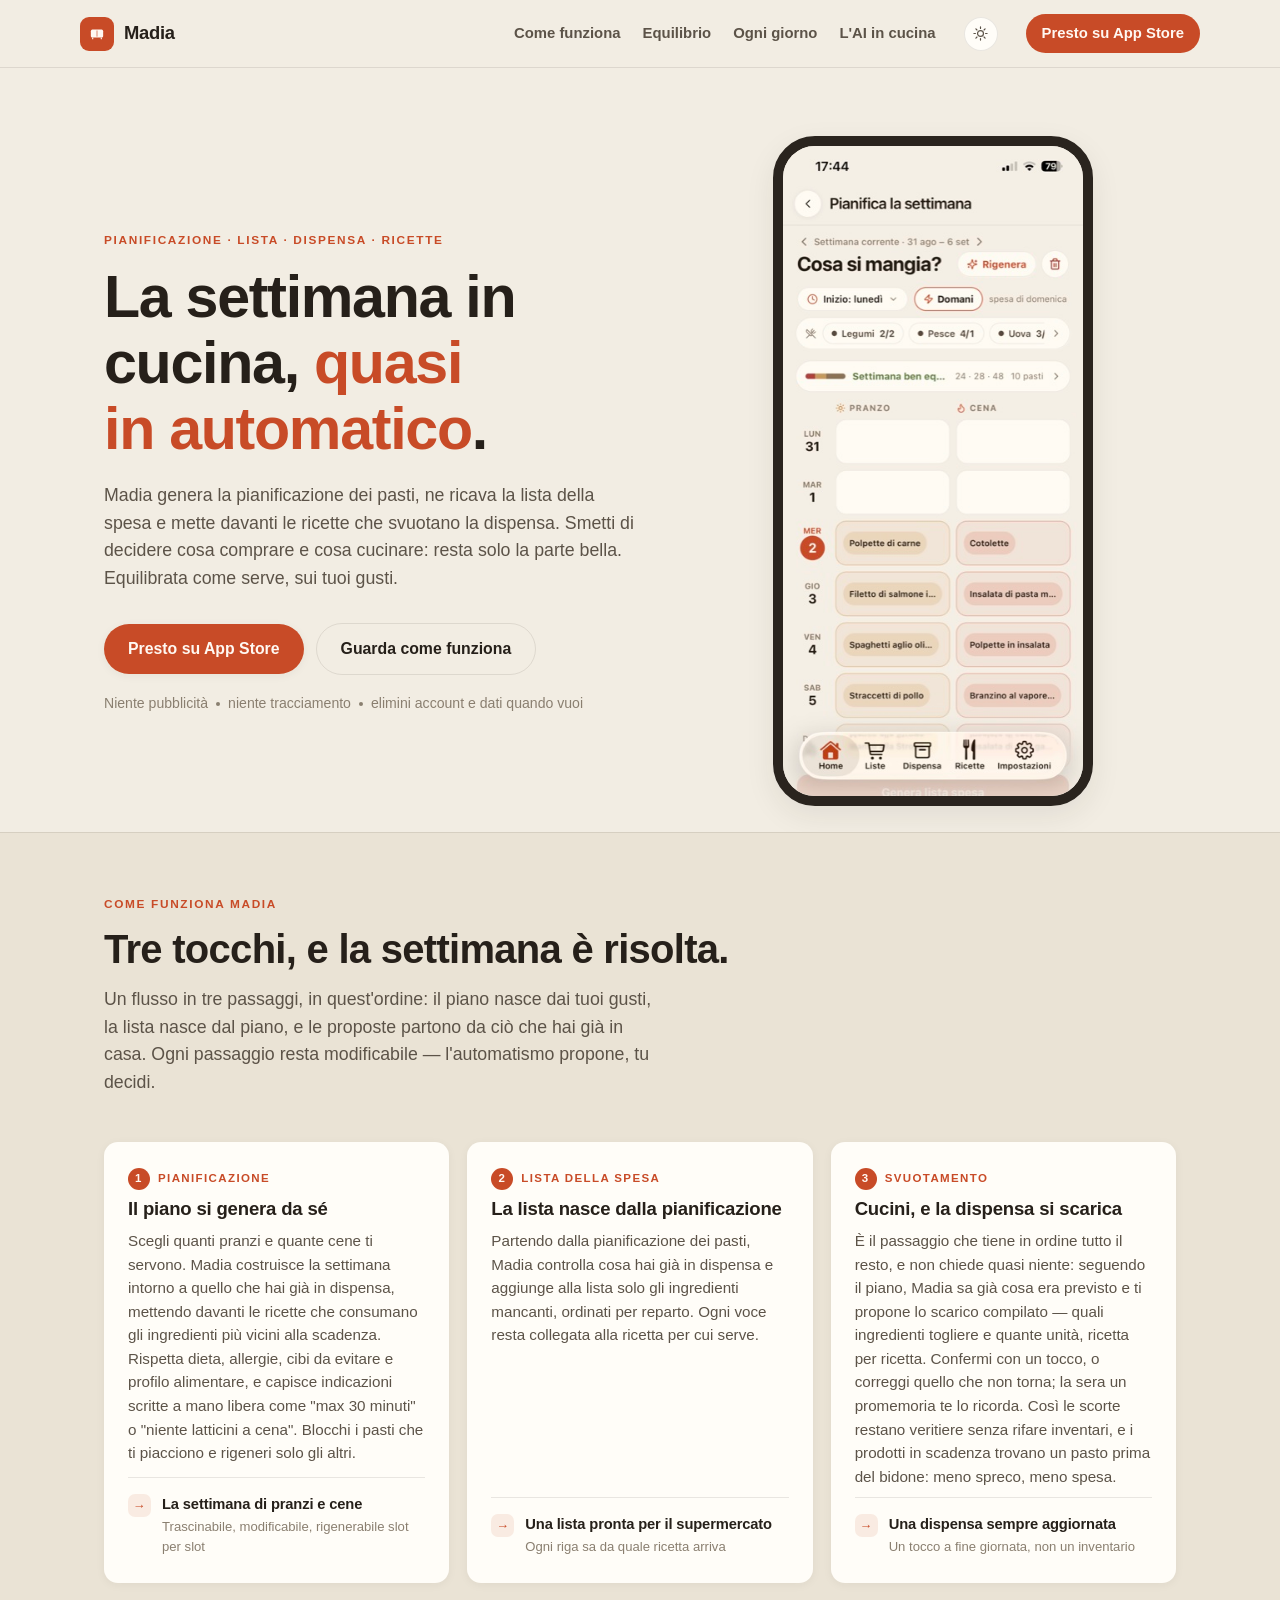
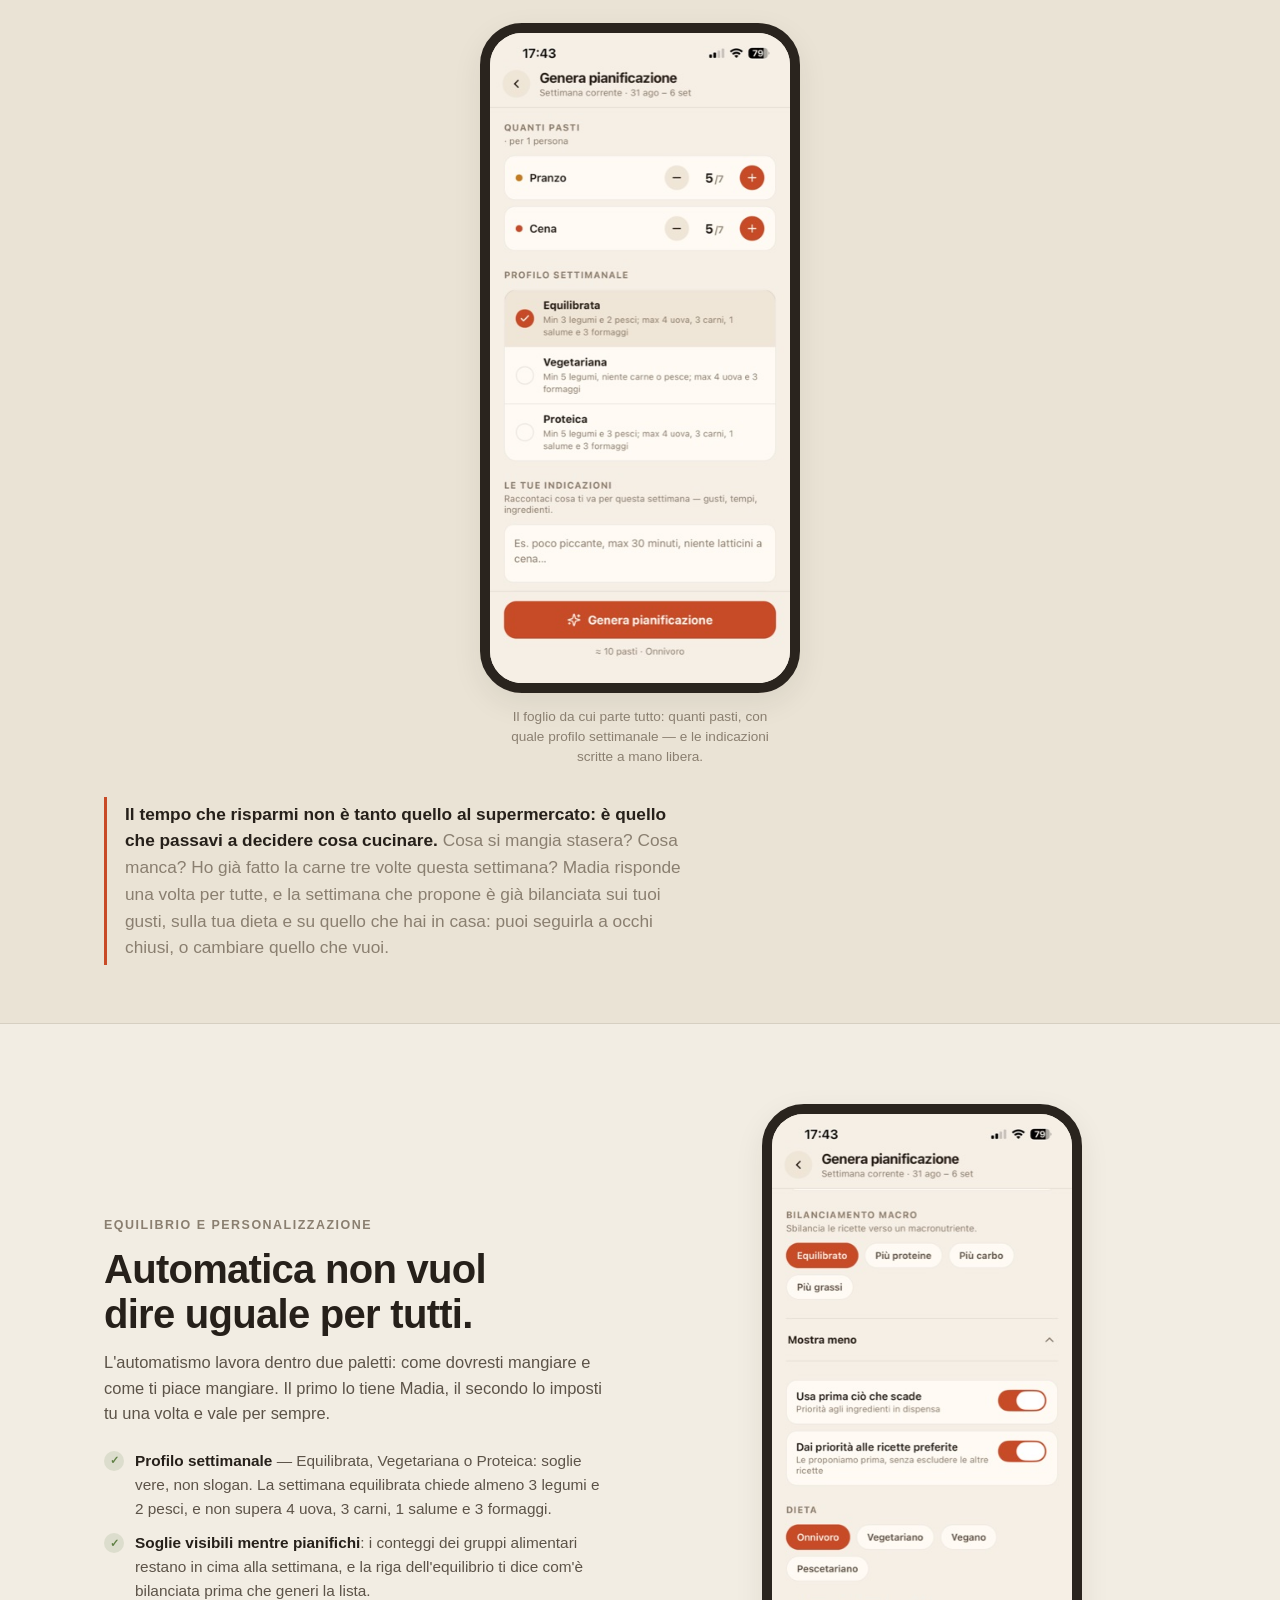
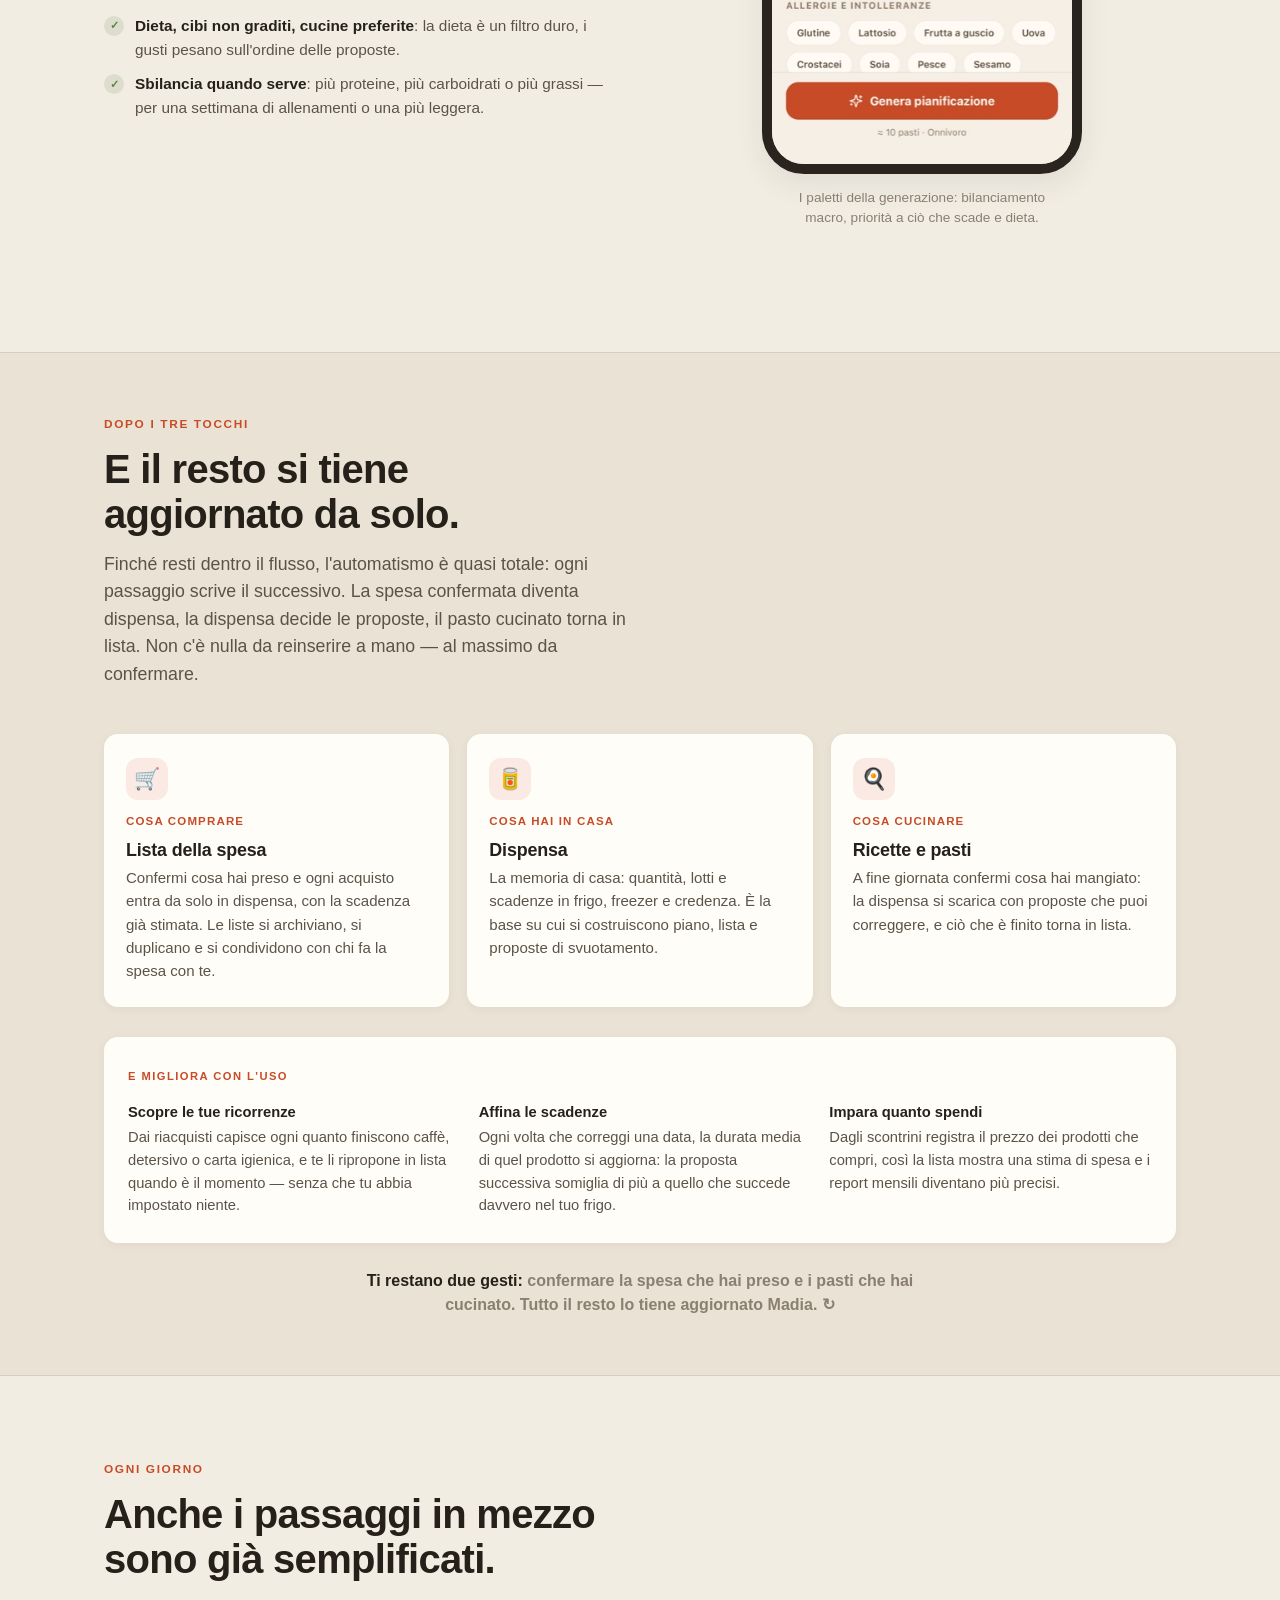
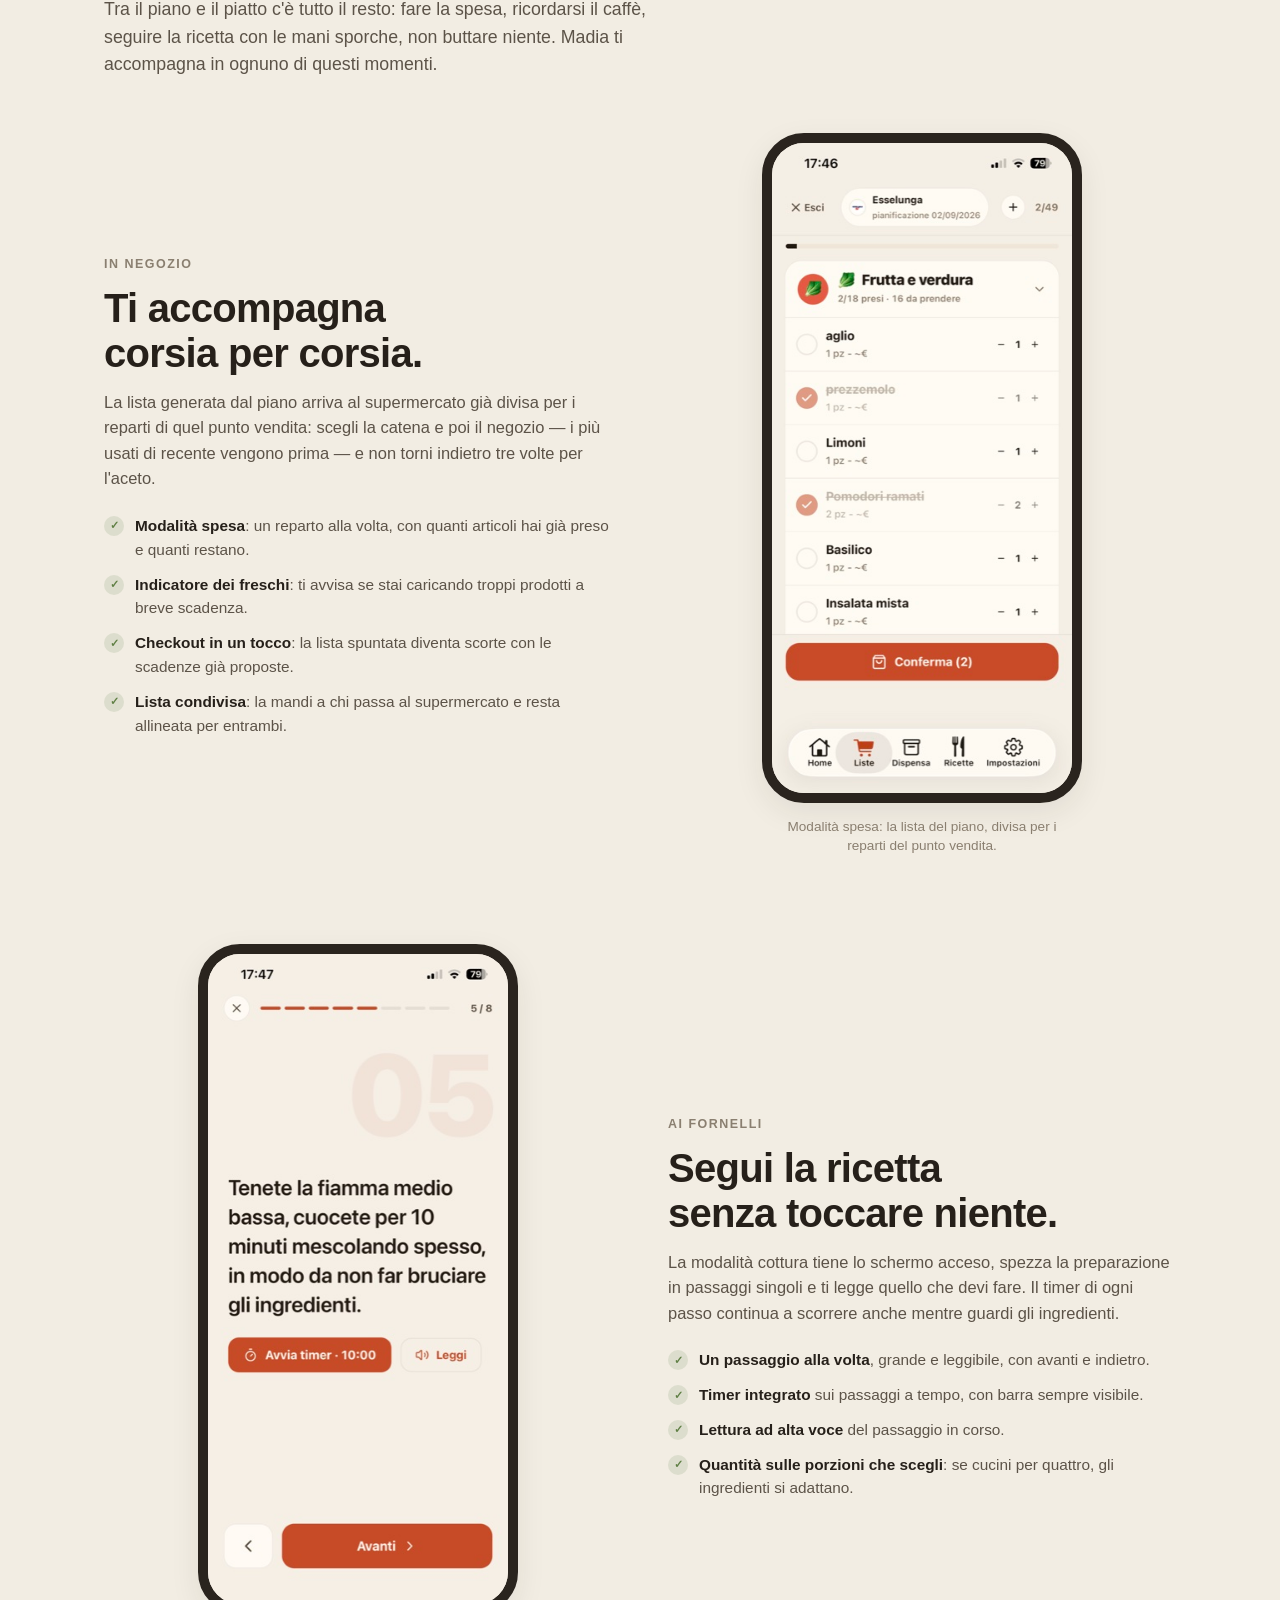
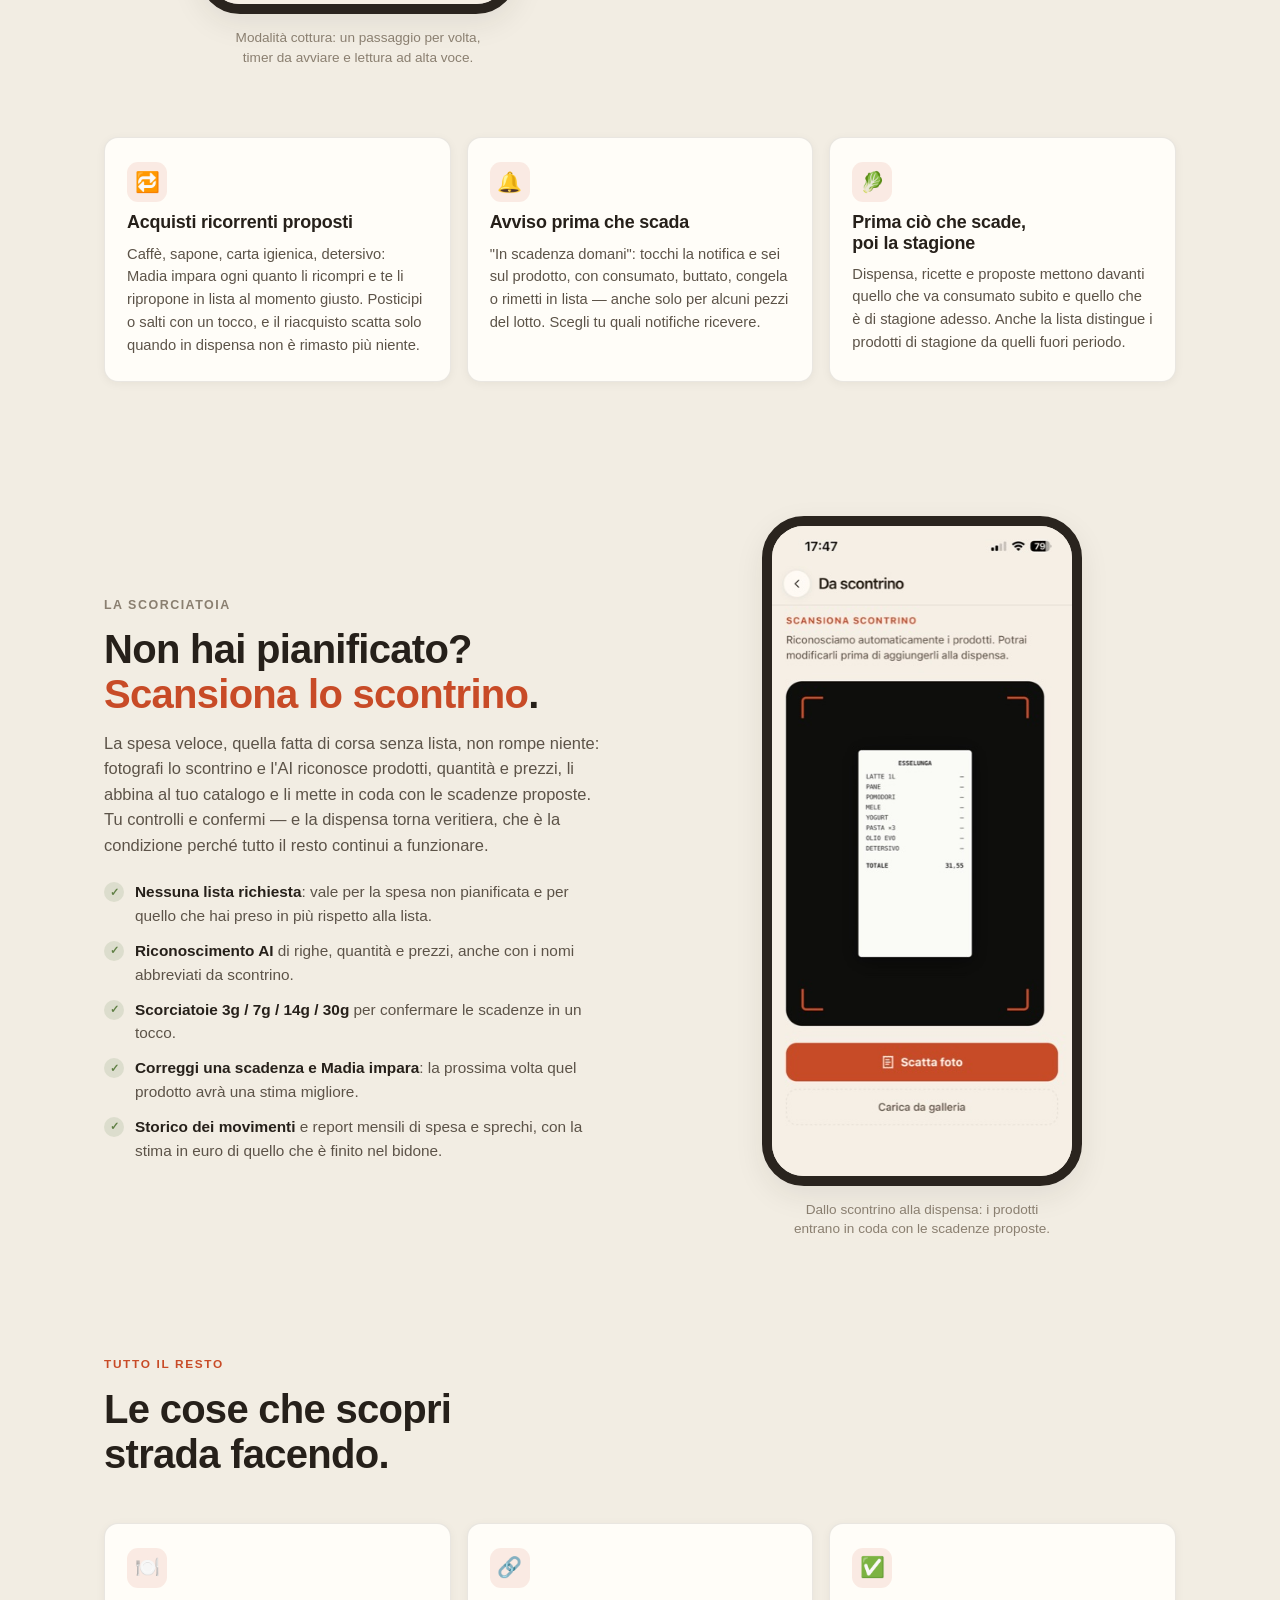
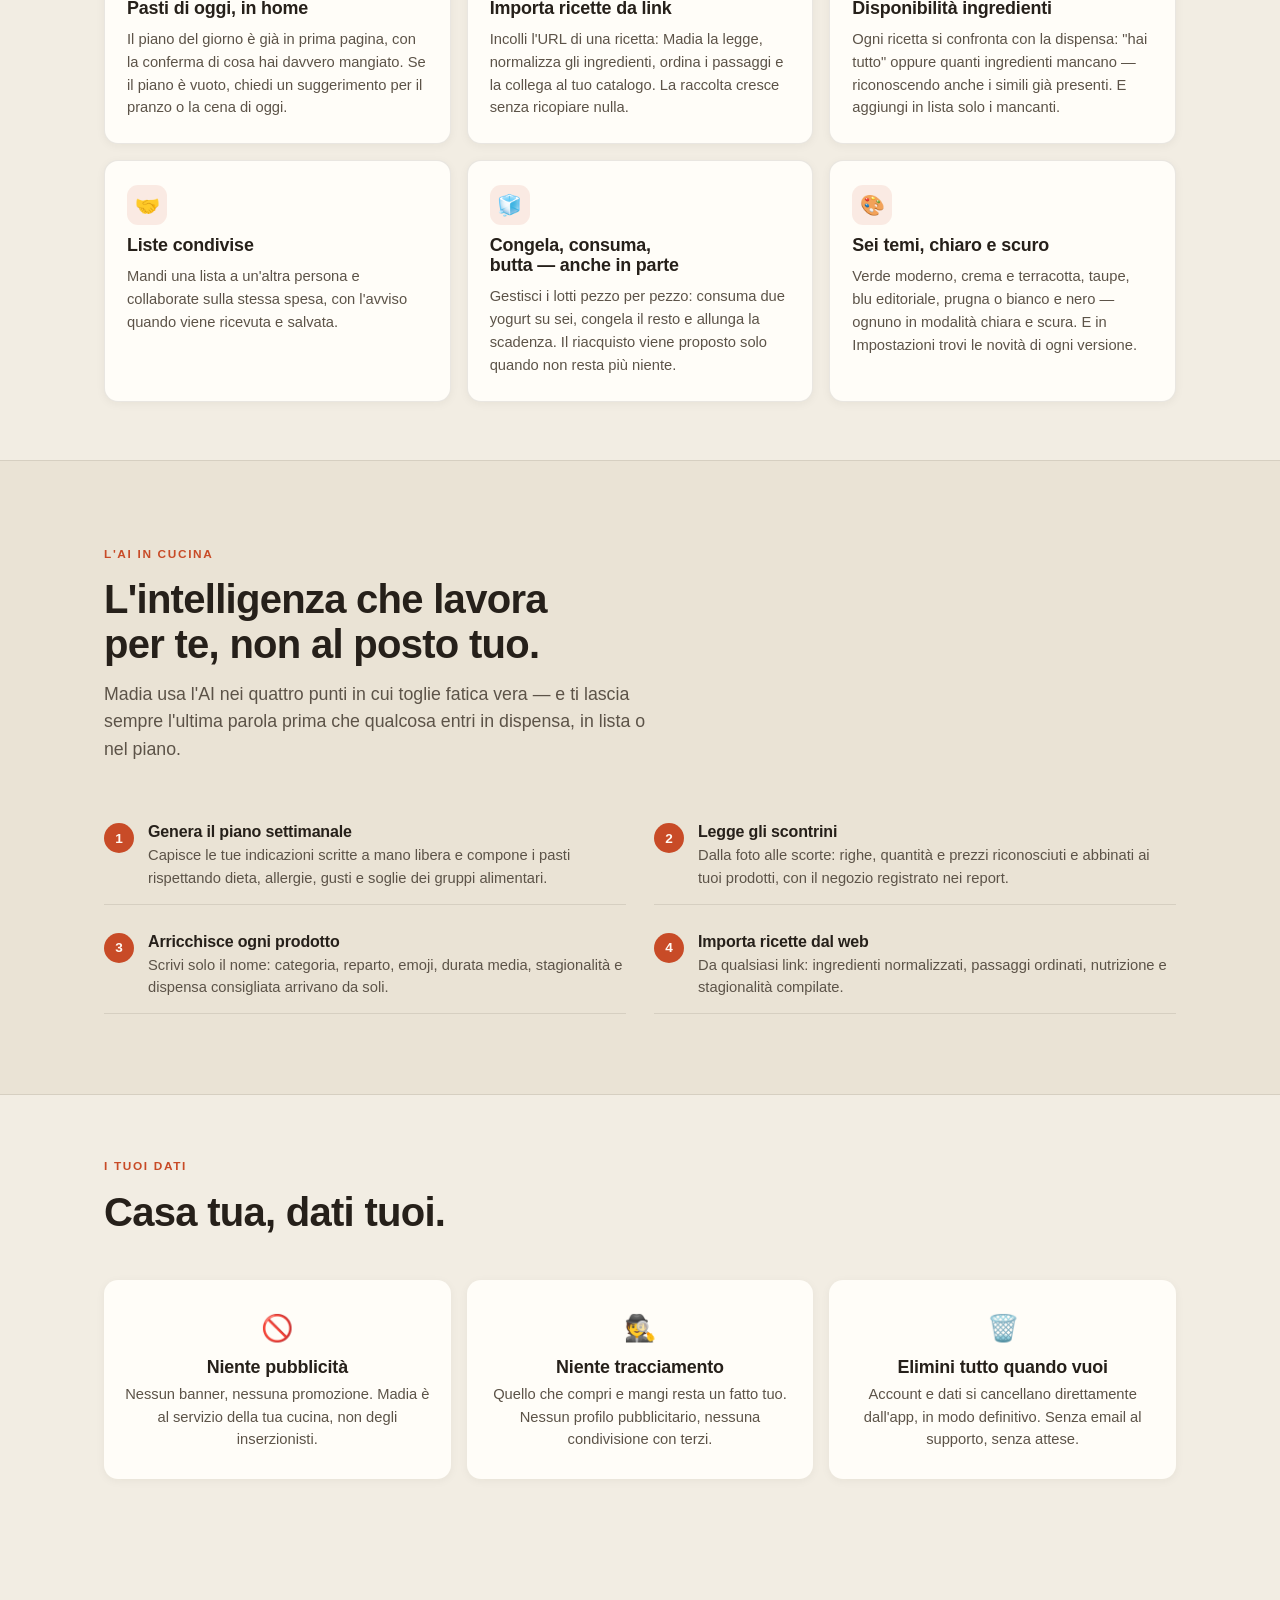
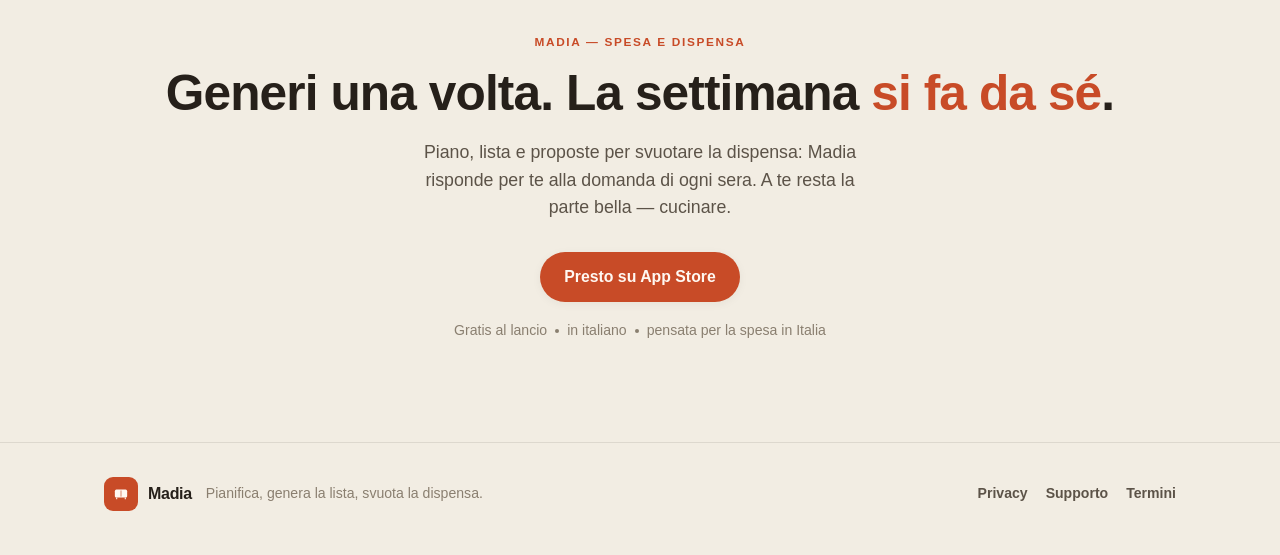
<file: classica/index.html>
<!doctype html>
<html lang="it">
<head>
<meta charset="utf-8">
<meta name="viewport" content="width=device-width, initial-scale=1">
<title>Madia — Spesa e Dispensa</title>
<meta name="description" content="Madia genera la pianificazione dei pasti, ne ricava la lista della spesa e mette davanti le ricette che svuotano la dispensa. Meno decisioni ogni sera, meno sprechi, meno spesa.">
<link rel="icon" href="../favicon.svg" type="image/svg+xml">
<link rel="apple-touch-icon" href="../img/apple-touch-icon.png">
<meta name="theme-color" content="#F2EDE3">

<!-- URL pubblica del sito. Puntando stockup-app.com a Pages, sostituisci le tre
     assolute qui sotto (canonical, og:url, og:image + twitter:image) -->
<link rel="canonical" href="https://sbalzerdavide.github.io/madia-web/classica/">
<meta property="og:url" content="https://sbalzerdavide.github.io/madia-web/classica/">
<meta property="og:image" content="https://sbalzerdavide.github.io/madia-web/img/og-cover.jpg">
<meta property="og:type" content="website">
<meta property="og:site_name" content="Madia">
<meta property="og:locale" content="it_IT">
<meta property="og:title" content="Madia — Spesa e Dispensa">
<meta property="og:description" content="Madia genera la pianificazione dei pasti, ne ricava la lista della spesa e mette davanti le ricette che svuotano la dispensa. Meno decisioni ogni sera, meno sprechi, meno spesa.">
<meta property="og:image:width" content="1200">
<meta property="og:image:height" content="630">
<meta property="og:image:alt" content="La pianificazione settimanale di Madia con i pasti già proposti.">
<meta name="twitter:card" content="summary_large_image">
<meta name="twitter:title" content="Madia — Spesa e Dispensa">
<meta name="twitter:description" content="Madia genera la pianificazione dei pasti, ne ricava la lista della spesa e mette davanti le ricette che svuotano la dispensa. Meno decisioni ogni sera, meno sprechi, meno spesa.">
<meta name="twitter:image" content="https://sbalzerdavide.github.io/madia-web/img/og-cover.jpg">

<style>

  /* ================= Tokens =================
     Il tema chiaro è sempre quello di default: lo scuro si attiva solo dal
     pulsante nell'header, che scrive data-ui="dark" sull'elemento radice e
     ricorda la scelta in localStorage. Nessun ascolto delle preferenze di
     sistema, per volontà di progetto. */
  :root {
    color-scheme: light;
    --bg: #F2EDE3;
    --bg-deep: #EAE3D5;
    --surface: #FFFDF8;
    --surface-2: #F0E9DC;
    --ink: #26201A;
    --ink-2: #5C5348;
    --muted: #8A7F70;
    --line: rgba(38, 32, 26, 0.10);
    --accent: #C84B27;
    --accent-soft: rgba(200, 75, 39, 0.10);
    --accent-ink: #FFF8F2;
    --green: #5F7F44;
    --green-soft: rgba(95, 127, 68, 0.14);
    --amber: #D29032;
    --amber-soft: rgba(210, 144, 50, 0.16);
    --danger: #B8402C;
    --shadow-soft: 0 10px 30px rgba(38, 32, 26, 0.08);
    --shadow-card: 0 2px 10px rgba(38, 32, 26, 0.05);
    --radius: 14px;
  }
  :root[data-ui="dark"] {
    color-scheme: dark;
    --bg: #1E1813;
    --bg-deep: #17120E;
    --surface: #292219;
    --surface-2: #322A20;
    --ink: #F2EADD;
    --ink-2: #C4B8A6;
    --muted: #97897A;
    --line: rgba(242, 234, 221, 0.10);
    --accent: #E0693F;
    --accent-soft: rgba(224, 105, 63, 0.14);
    --accent-ink: #FFF4EC;
    --green: #8FB56A;
    --green-soft: rgba(143, 181, 106, 0.16);
    --amber: #DFA84E;
    --amber-soft: rgba(223, 168, 78, 0.16);
    --danger: #E0694F;
    --shadow-soft: 0 10px 30px rgba(0, 0, 0, 0.35);
    --shadow-card: 0 2px 10px rgba(0, 0, 0, 0.30);
  }

  * { box-sizing: border-box; }
  img { max-width: 100%; }
  html { -webkit-text-size-adjust: 100%; }
  html { scroll-behavior: smooth; }
  body {
    margin: 0;
    background: var(--bg);
    color: var(--ink);
    font-family: -apple-system, BlinkMacSystemFont, "SF Pro Text", Roboto, "Segoe UI", "Helvetica Neue", sans-serif;
    line-height: 1.55;
    -webkit-font-smoothing: antialiased;
  }

  .wrap { max-width: 1120px; margin: 0 auto; padding: 0 24px; }

  h1, h2, h3 { line-height: 1.12; text-wrap: balance; margin: 0; }
  h1 { font-size: clamp(2.3rem, 5.4vw, 3.7rem); font-weight: 800; letter-spacing: -0.022em; }
  h2 { font-size: clamp(1.7rem, 3.6vw, 2.5rem); font-weight: 800; letter-spacing: -0.018em; }
  h3 { font-size: 1.12rem; font-weight: 700; letter-spacing: -0.01em; }
  p { margin: 0; }

  .eyebrow {
    display: inline-block;
    font-size: 0.74rem;
    font-weight: 700;
    letter-spacing: 0.14em;
    text-transform: uppercase;
    color: var(--accent);
    margin-bottom: 14px;
  }
  .accent-word { color: var(--accent); }
  .lede { color: var(--ink-2); font-size: 1.11rem; max-width: 56ch; }

  /* ================= Header ================= */
  header.site {
    position: sticky; top: 0; z-index: 40;
    background: color-mix(in srgb, var(--bg) 82%, transparent);
    backdrop-filter: blur(14px);
    -webkit-backdrop-filter: blur(14px);
    border-bottom: 1px solid var(--line);
  }
  .nav { display: flex; align-items: center; gap: 28px; padding: 14px 0; }
  .brand { display: flex; align-items: center; gap: 10px; font-weight: 800; font-size: 1.15rem; letter-spacing: -0.3px; color: var(--ink); text-decoration: none; }
  .brand-mark {
    width: 34px; height: 34px; border-radius: 9px;
    background: var(--accent);
    display: grid; place-items: center; flex: none;
  }
  .nav-links { display: flex; gap: 22px; margin-left: auto; }
  .nav-links a { color: var(--ink-2); text-decoration: none; font-size: 0.93rem; font-weight: 600; }
  .nav-links a:hover, .nav-links a:focus-visible { color: var(--accent); }
  .nav-cta {
    background: var(--accent); color: var(--accent-ink) !important;
    padding: 8px 16px; border-radius: 999px; font-weight: 700;
    font-size: 0.93rem; text-decoration: none; flex: none;
  }
  .theme-toggle {
    flex: none; width: 34px; height: 34px; border-radius: 999px; padding: 0;
    background: var(--surface); border: 1px solid var(--line); color: var(--ink-2);
    display: grid; place-items: center; cursor: pointer;
  }
  .theme-toggle:hover { border-color: var(--accent); color: var(--accent); }
  .theme-toggle svg { width: 17px; height: 17px; fill: none; stroke: currentColor; stroke-width: 1.7; stroke-linecap: round; }
  .theme-toggle .i-moon { display: none; }
  :root[data-ui="dark"] .theme-toggle .i-sun { display: none; }
  :root[data-ui="dark"] .theme-toggle .i-moon { display: block; }
  @media (max-width: 860px) { .nav-links { display: none; } }

  a:focus-visible, button:focus-visible { outline: 2px solid var(--accent); outline-offset: 3px; border-radius: 6px; }

  /* ================= Hero ================= */
  .hero { padding: 68px 0 26px; overflow: hidden; }
  .hero-grid { display: grid; grid-template-columns: 1.05fr 0.95fr; gap: 48px; align-items: center; }
  @media (max-width: 900px) { .hero-grid { grid-template-columns: 1fr; } }
  .hero .lede { margin-top: 20px; }
  .cta-row { display: flex; flex-wrap: wrap; gap: 12px; margin-top: 30px; align-items: center; }
  .btn {
    display: inline-flex; align-items: center; gap: 9px;
    padding: 13px 24px; border-radius: 999px;
    font-weight: 700; font-size: 0.99rem; text-decoration: none;
    border: none; cursor: pointer;
  }
  .btn-primary { background: var(--accent); color: var(--accent-ink); box-shadow: var(--shadow-card); }
  .btn-primary:hover { filter: brightness(1.06); }
  .btn-ghost { background: transparent; color: var(--ink); border: 1.5px solid var(--line); }
  .btn-ghost:hover { border-color: var(--accent); color: var(--accent); }
  .trust-line { margin-top: 18px; color: var(--muted); font-size: 0.88rem; display: flex; align-items: center; gap: 8px; flex-wrap: wrap; }
  .trust-line .dot { width: 4px; height: 4px; border-radius: 999px; background: var(--muted); display: inline-block; }

  /* ================= Screenshots ================= */
  .shot {
    width: 320px; max-width: 100%; margin: 0 auto;
    border: 10px solid #2A241E; border-radius: 42px; overflow: hidden;
    box-shadow: var(--shadow-soft); background: #F2EDE3;
  }
  .shot img { display: block; width: 100%; height: auto; }
  .shotfig { margin: 0; display: flex; flex-direction: column; align-items: center; gap: 14px; }
  .shot-cap { color: var(--muted); font-size: 0.85rem; max-width: 36ch; text-align: center; line-height: 1.45; }
  .engine-shot { margin-top: 40px; }

  /* ================= Sections ================= */
  section { padding: 80px 0; }
  section.tight { padding: 58px 0; }
  .section-head { max-width: 640px; margin-bottom: 46px; }
  .section-head .lede { margin-top: 14px; }

  /* engine: the three generations */
  .engine-band { background: var(--bg-deep); border-top: 1px solid var(--line); border-bottom: 1px solid var(--line); }
  .engine-grid { display: grid; grid-template-columns: repeat(3, 1fr); gap: 18px; }
  @media (max-width: 900px) { .engine-grid { grid-template-columns: 1fr; } }
  .engine-card {
    background: var(--surface); border-radius: var(--radius); padding: 26px 24px;
    box-shadow: var(--shadow-card); display: flex; flex-direction: column; gap: 9px;
  }
  .engine-card .step-n {
    font-size: 0.72rem; font-weight: 800; letter-spacing: 0.12em; text-transform: uppercase;
    color: var(--accent); display: flex; align-items: center; gap: 8px;
  }
  .engine-card .step-n b {
    width: 22px; height: 22px; border-radius: 999px; background: var(--accent); color: var(--accent-ink);
    display: grid; place-items: center; font-size: 0.72rem; flex: none;
  }
  .engine-card h3 { font-size: 1.16rem; }
  .engine-card p { color: var(--ink-2); font-size: 0.95rem; }
  .engine-card .out {
    margin-top: auto; padding-top: 15px; border-top: 1px solid var(--line);
    display: flex; gap: 11px; align-items: flex-start;
  }
  .engine-card .out .yield {
    flex: none; width: 23px; height: 23px; border-radius: 7px; margin-top: 1px;
    background: var(--accent-soft); color: var(--accent);
    display: grid; place-items: center; font-size: 0.8rem; font-weight: 800;
  }
  .engine-card .out .what { display: block; font-size: 0.92rem; font-weight: 700; color: var(--ink); letter-spacing: -0.01em; }
  .engine-card .out .how { display: block; font-size: 0.82rem; color: var(--muted); margin-top: 1px; }
  .pull {
    margin-top: 30px; border-left: 3px solid var(--accent); padding: 4px 0 4px 18px;
    font-size: 1.08rem; font-weight: 600; color: var(--ink); max-width: 62ch;
  }
  .pull span { color: var(--muted); font-weight: 500; }

  /* pillars */
  .pillar { display: grid; grid-template-columns: 1fr 1fr; gap: 56px; align-items: center; padding: 44px 0; }
  @media (max-width: 900px) { .pillar { grid-template-columns: 1fr; gap: 30px; } .pillar .pillar-visual { order: 2; } }
  .pillar-kicker { font-size: 0.78rem; font-weight: 800; letter-spacing: 0.12em; color: var(--muted); text-transform: uppercase; }
  .pillar h2 { margin: 10px 0 14px; }
  .pillar .lede { font-size: 1.03rem; }
  .feature-list { list-style: none; margin: 22px 0 0; padding: 0; display: grid; gap: 11px; }
  .feature-list li { display: flex; gap: 11px; align-items: flex-start; color: var(--ink-2); font-size: 0.96rem; }
  .feature-list .tick {
    flex: none; width: 20px; height: 20px; border-radius: 999px; margin-top: 2px;
    background: var(--green-soft); color: var(--green);
    display: grid; place-items: center; font-size: 11px; font-weight: 900;
  }
  .feature-list b { color: var(--ink); }

  /* loop */
  .loop-band { background: var(--bg-deep); border-top: 1px solid var(--line); border-bottom: 1px solid var(--line); }
  .loop-grid { display: grid; grid-template-columns: repeat(3, 1fr); gap: 18px; }
  @media (max-width: 820px) { .loop-grid { grid-template-columns: 1fr; } }
  .loop-card { background: var(--surface); border-radius: var(--radius); padding: 24px 22px; box-shadow: var(--shadow-card); }
  .loop-step { width: 42px; height: 42px; border-radius: 12px; display: grid; place-items: center; font-size: 21px; margin-bottom: 13px; background: var(--accent-soft); }
  .loop-card h3 { margin-bottom: 6px; }
  .loop-card .role { font-size: 0.72rem; font-weight: 800; letter-spacing: 0.1em; text-transform: uppercase; color: var(--accent); display: block; margin-bottom: 9px; }
  .loop-card p { color: var(--ink-2); font-size: 0.94rem; }
  .learn {
    margin-top: 30px; background: var(--surface); border-radius: var(--radius);
    padding: 26px 24px; box-shadow: var(--shadow-card);
  }
  .learn-label {
    display: inline-block; font-size: 0.7rem; font-weight: 800; letter-spacing: 0.13em;
    text-transform: uppercase; color: var(--accent); margin-bottom: 16px;
  }
  .learn-items { display: grid; grid-template-columns: repeat(3, 1fr); gap: 20px 28px; }
  @media (max-width: 820px) { .learn-items { grid-template-columns: 1fr; } }
  .learn-items p { color: var(--ink-2); font-size: 0.92rem; }
  .learn-items b { display: block; color: var(--ink); margin-bottom: 2px; }
  .loop-again { text-align: center; margin: 26px auto 0; color: var(--muted); font-weight: 600; font-size: 1rem; max-width: 62ch; line-height: 1.5; }
  .loop-again b { color: var(--ink); font-weight: 800; }

  /* cards grid */
  .card-grid { display: grid; grid-template-columns: repeat(3, 1fr); gap: 16px; }
  @media (max-width: 980px) { .card-grid { grid-template-columns: repeat(2, 1fr); } }
  @media (max-width: 640px) { .card-grid { grid-template-columns: 1fr; } }
  .flat-card {
    background: var(--surface); border-radius: var(--radius); padding: 24px 22px;
    box-shadow: var(--shadow-card); border: 1px solid var(--line);
    display: flex; flex-direction: column; gap: 10px;
  }
  .flat-icon { width: 40px; height: 40px; border-radius: 11px; background: var(--accent-soft); display: grid; place-items: center; font-size: 20px; }
  .flat-card p { color: var(--ink-2); font-size: 0.92rem; }

  /* AI band */
  .ai-band { background: var(--bg-deep); border-top: 1px solid var(--line); border-bottom: 1px solid var(--line); }
  .ai-grid { display: grid; grid-template-columns: repeat(2, 1fr); gap: 14px 28px; margin-top: 8px; }
  @media (max-width: 760px) { .ai-grid { grid-template-columns: 1fr; } }
  .ai-item { display: flex; gap: 14px; align-items: flex-start; padding: 14px 0; border-bottom: 1px solid var(--line); }
  .ai-item .n {
    flex: none; width: 30px; height: 30px; border-radius: 999px; background: var(--accent); color: var(--accent-ink);
    display: grid; place-items: center; font-weight: 800; font-size: 0.85rem;
  }
  .ai-item h3 { font-size: 1rem; margin-bottom: 3px; }
  .ai-item p { color: var(--ink-2); font-size: 0.92rem; }

  /* privacy band */
  .privacy { display: grid; grid-template-columns: repeat(3, 1fr); gap: 16px; }
  @media (max-width: 760px) { .privacy { grid-template-columns: 1fr; } }
  .privacy-card { text-align: center; padding: 28px 20px; background: var(--surface); border-radius: var(--radius); box-shadow: var(--shadow-card); }
  .privacy-card .big { font-size: 26px; margin-bottom: 8px; }
  .privacy-card h3 { margin-bottom: 6px; }
  .privacy-card p { color: var(--ink-2); font-size: 0.92rem; }

  /* final CTA */
  .final { text-align: center; padding: 92px 0 100px; }
  .final h2 { font-size: clamp(2rem, 4.6vw, 3.1rem); }
  .final .lede { margin: 18px auto 0; }
  .final .cta-row { justify-content: center; }

  footer.site { border-top: 1px solid var(--line); padding: 34px 0 44px; color: var(--muted); font-size: 0.88rem; }
  .foot { display: flex; align-items: center; gap: 14px; flex-wrap: wrap; }
  .foot-links { margin-left: auto; display: flex; gap: 18px; }
  .foot a { color: var(--ink-2); text-decoration: none; font-weight: 600; }
  .foot a:hover { color: var(--accent); }
  .foot .brand { font-size: 1rem; }

  /* motion: visible at rest, slides into place */
  .reveal { transform: translateY(12px); transition: transform 0.5s ease; }
  .reveal.in { transform: none; }
  @media (prefers-reduced-motion: reduce) {
    html { scroll-behavior: auto; }
    .reveal { transform: none; transition: none; }
  }
</style>
</head>
<body>

<script>
  /* Applica subito la scelta ricordata, così il tema scuro non arriva a pagina già dipinta. */
  (function () {
    try {
      if (localStorage.getItem("madia-theme") === "dark") {
        document.documentElement.setAttribute("data-ui", "dark");
      }
    } catch (e) {}
  })();
</script>

<header class="site">
  <div class="wrap nav">
    <a class="brand" href="#top" aria-label="Madia — torna su">
      <span class="brand-mark" aria-hidden="true">
        <svg width="22" height="22" viewBox="0 0 100 100">
          <rect x="22" y="30" width="56" height="36" rx="7" fill="#FFF8F2"></rect>
          <rect x="28" y="66" width="5" height="8" rx="1.5" fill="#FFF8F2"></rect>
          <rect x="67" y="66" width="5" height="8" rx="1.5" fill="#FFF8F2"></rect>
          <line x1="50" y1="34" x2="50" y2="62" stroke="var(--accent)" stroke-width="3"></line>
        </svg>
      </span>
      Madia
    </a>
    <nav class="nav-links" aria-label="Sezioni">
      <a href="#motore">Come funziona</a>
      <a href="#equilibrio">Equilibrio</a>
      <a href="#quotidiano">Ogni giorno</a>
      <a href="#ai">L'AI in cucina</a>
    </nav>
    <button class="theme-toggle" type="button" aria-pressed="false" aria-label="Attiva il tema scuro">
      <svg class="i-sun" viewBox="0 0 24 24" aria-hidden="true" focusable="false"><circle cx="12" cy="12" r="4.2"/><path d="M12 2.7v2.1M12 19.2v2.1M2.7 12h2.1M19.2 12h2.1M5.5 5.5l1.5 1.5M17 17l1.5 1.5M18.5 5.5L17 7M7 17l-1.5 1.5"/></svg>
      <svg class="i-moon" viewBox="0 0 24 24" aria-hidden="true" focusable="false"><path d="M20 14.3A8.3 8.3 0 0 1 9.7 4a8.4 8.4 0 1 0 10.3 10.3z"/></svg>
    </button>
    <a class="nav-cta" href="#scarica">Presto su App Store</a>
  </div>
</header>

<main id="top">

  <!-- ================= HERO ================= -->
  <section class="hero">
    <div class="wrap hero-grid">
      <div>
        <span class="eyebrow">Pianificazione · Lista · Dispensa · Ricette</span>
        <h1>La settimana in cucina, <span class="accent-word">quasi in automatico</span>.</h1>
        <p class="lede">Madia genera la pianificazione dei pasti, ne ricava la lista della spesa e mette davanti le ricette che svuotano la dispensa. Smetti di decidere cosa comprare e cosa cucinare: resta solo la parte bella. Equilibrata come serve, sui tuoi gusti.</p>
        <div class="cta-row">
          <a class="btn btn-primary" href="#scarica">Presto su App Store</a>
          <a class="btn btn-ghost" href="#motore">Guarda come funziona</a>
        </div>
        <p class="trust-line">Niente pubblicità <span class="dot"></span> niente tracciamento <span class="dot"></span> elimini account e dati quando vuoi</p>
      </div>

      <div class="hero-visual reveal">
        <!-- Screenshot: Genera pianificazione -->
        <div class="shot"><img src="../img/pianificazione.jpg" alt="Schermata «Pianifica la settimana» di Madia: conteggi dei gruppi alimentari, riga «Settimana ben equilibrata» e griglia dei pranzi e delle cene dal lunedì al sabato." width="1170" height="2532"></div>
      </div>
    </div>
  </section>

  <!-- ================= MOTORE: LE TRE GENERAZIONI ================= -->
  <section class="engine-band tight" id="motore">
    <div class="wrap">
      <div class="section-head reveal">
        <span class="eyebrow">Come funziona Madia</span>
        <h2>Tre tocchi, e la settimana è risolta.</h2>
        <p class="lede">Un flusso in tre passaggi, in quest'ordine: il piano nasce dai tuoi gusti, la lista nasce dal piano, e le proposte partono da ciò che hai già in casa. Ogni passaggio resta modificabile — l'automatismo propone, tu decidi.</p>
      </div>
      <div class="engine-grid">
        <div class="engine-card reveal">
          <span class="step-n"><b>1</b> Pianificazione</span>
          <h3>Il piano si genera da sé</h3>
          <p>Scegli quanti pranzi e quante cene ti servono. Madia costruisce la settimana intorno a quello che hai già in dispensa, mettendo davanti le ricette che consumano gli ingredienti più vicini alla scadenza. Rispetta dieta, allergie, cibi da evitare e profilo alimentare, e capisce indicazioni scritte a mano libera come "max 30 minuti" o "niente latticini a cena". Blocchi i pasti che ti piacciono e rigeneri solo gli altri.</p>
          <div class="out">
            <span class="yield" aria-hidden="true">→</span>
            <span><span class="what">La settimana di pranzi e cene</span><span class="how">Trascinabile, modificabile, rigenerabile slot per slot</span></span>
          </div>
        </div>
        <div class="engine-card reveal">
          <span class="step-n"><b>2</b> Lista della spesa</span>
          <h3>La lista nasce dalla pianificazione</h3>
          <p>Partendo dalla pianificazione dei pasti, Madia controlla cosa hai già in dispensa e aggiunge alla lista solo gli ingredienti mancanti, ordinati per reparto. Ogni voce resta collegata alla ricetta per cui serve.</p>
          <div class="out">
            <span class="yield" aria-hidden="true">→</span>
            <span><span class="what">Una lista pronta per il supermercato</span><span class="how">Ogni riga sa da quale ricetta arriva</span></span>
          </div>
        </div>
        <div class="engine-card reveal">
          <span class="step-n"><b>3</b> Svuotamento</span>
          <h3>Cucini, e la dispensa si scarica</h3>
          <p>È il passaggio che tiene in ordine tutto il resto, e non chiede quasi niente: seguendo il piano, Madia sa già cosa era previsto e ti propone lo scarico compilato — quali ingredienti togliere e quante unità, ricetta per ricetta. Confermi con un tocco, o correggi quello che non torna; la sera un promemoria te lo ricorda. Così le scorte restano veritiere senza rifare inventari, e i prodotti in scadenza trovano un pasto prima del bidone: meno spreco, meno spesa.</p>
          <div class="out">
            <span class="yield" aria-hidden="true">→</span>
            <span><span class="what">Una dispensa sempre aggiornata</span><span class="how">Un tocco a fine giornata, non un inventario</span></span>
          </div>
        </div>
      </div>
      <figure class="shotfig engine-shot reveal">
          <div class="shot"><img src="../img/generazione.jpg" alt="Schermata «Genera pianificazione» di Madia: quanti pasti per pranzo e cena, profilo settimanale Equilibrata con le sue soglie e campo per le indicazioni libere." width="1170" height="2532" loading="lazy" decoding="async"></div>
          <figcaption class="shot-cap">Il foglio da cui parte tutto: quanti pasti, con quale profilo settimanale — e le indicazioni scritte a mano libera.</figcaption>
        </figure>
      <p class="pull reveal">Il tempo che risparmi non è tanto quello al supermercato: è quello che passavi a decidere cosa cucinare. <span>Cosa si mangia stasera? Cosa manca? Ho già fatto la carne tre volte questa settimana? Madia risponde una volta per tutte, e la settimana che propone è già bilanciata sui tuoi gusti, sulla tua dieta e su quello che hai in casa: puoi seguirla a occhi chiusi, o cambiare quello che vuoi.</span></p>
    </div>
  </section>

  <!-- ================= EQUILIBRIO E GUSTI ================= -->
  <section id="equilibrio">
    <div class="wrap">
      <div class="pillar" style="padding-top: 0;">
        <div class="reveal">
          <span class="pillar-kicker">Equilibrio e personalizzazione</span>
          <h2>Automatica non vuol dire uguale per tutti.</h2>
          <p class="lede">L'automatismo lavora dentro due paletti: come dovresti mangiare e come ti piace mangiare. Il primo lo tiene Madia, il secondo lo imposti tu una volta e vale per sempre.</p>
          <ul class="feature-list">
            <li><span class="tick">✓</span><span><b>Profilo settimanale</b> — Equilibrata, Vegetariana o Proteica: soglie vere, non slogan. La settimana equilibrata chiede almeno 3 legumi e 2 pesci, e non supera 4 uova, 3 carni, 1 salume e 3 formaggi.</span></li>
            <li><span class="tick">✓</span><span><b>Soglie visibili mentre pianifichi</b>: i conteggi dei gruppi alimentari restano in cima alla settimana, e la riga dell'equilibrio ti dice com'è bilanciata prima che generi la lista.</span></li>
            <li><span class="tick">✓</span><span><b>Dieta, cibi non graditi, cucine preferite</b>: la dieta è un filtro duro, i gusti pesano sull'ordine delle proposte.</span></li>
            <li><span class="tick">✓</span><span><b>Sbilancia quando serve</b>: più proteine, più carboidrati o più grassi — per una settimana di allenamenti o una più leggera.</span></li>
          </ul>
        </div>
        <div class="pillar-visual reveal">
          <figure class="shotfig">
          <div class="shot"><img src="../img/preferenze.jpg" alt="Seconda parte del foglio di generazione di Madia: bilanciamento macro, due interruttori di priorità e dieta." width="1170" height="2532" loading="lazy" decoding="async"></div>
          <figcaption class="shot-cap">I paletti della generazione: bilanciamento macro, priorità a ciò che scade e dieta.</figcaption>
        </figure>
        </div>
      </div>
    </div>
  </section>

  <!-- ================= LOOP ================= -->
  <section class="loop-band tight" id="loop">
    <div class="wrap">
      <div class="section-head reveal">
        <span class="eyebrow">Dopo i tre tocchi</span>
        <h2>E il resto si tiene aggiornato da solo.</h2>
        <p class="lede">Finché resti dentro il flusso, l'automatismo è quasi totale: ogni passaggio scrive il successivo. La spesa confermata diventa dispensa, la dispensa decide le proposte, il pasto cucinato torna in lista. Non c'è nulla da reinserire a mano — al massimo da confermare.</p>
      </div>
      <div class="loop-grid">
        <div class="loop-card reveal">
          <div class="loop-step">🛒</div>
          <span class="role">Cosa comprare</span>
          <h3>Lista della spesa</h3>
          <p>Confermi cosa hai preso e ogni acquisto entra da solo in dispensa, con la scadenza già stimata. Le liste si archiviano, si duplicano e si condividono con chi fa la spesa con te.</p>
        </div>
        <div class="loop-card reveal">
          <div class="loop-step">🥫</div>
          <span class="role">Cosa hai in casa</span>
          <h3>Dispensa</h3>
          <p>La memoria di casa: quantità, lotti e scadenze in frigo, freezer e credenza. È la base su cui si costruiscono piano, lista e proposte di svuotamento.</p>
        </div>
        <div class="loop-card reveal">
          <div class="loop-step">🍳</div>
          <span class="role">Cosa cucinare</span>
          <h3>Ricette e pasti</h3>
          <p>A fine giornata confermi cosa hai mangiato: la dispensa si scarica con proposte che puoi correggere, e ciò che è finito torna in lista.</p>
        </div>
      </div>
      <div class="learn reveal">
        <span class="learn-label">E migliora con l'uso</span>
        <div class="learn-items">
          <p><b>Scopre le tue ricorrenze</b>Dai riacquisti capisce ogni quanto finiscono caffè, detersivo o carta igienica, e te li ripropone in lista quando è il momento — senza che tu abbia impostato niente.</p>
          <p><b>Affina le scadenze</b>Ogni volta che correggi una data, la durata media di quel prodotto si aggiorna: la proposta successiva somiglia di più a quello che succede davvero nel tuo frigo.</p>
          <p><b>Impara quanto spendi</b>Dagli scontrini registra il prezzo dei prodotti che compri, così la lista mostra una stima di spesa e i report mensili diventano più precisi.</p>
        </div>
      </div>
      <p class="loop-again reveal"><b>Ti restano due gesti:</b> confermare la spesa che hai preso e i pasti che hai cucinato. Tutto il resto lo tiene aggiornato Madia. ↻</p>
    </div>
  </section>

  <!-- ================= QUOTIDIANO ================= -->
  <section id="quotidiano">
    <div class="wrap">
      <div class="section-head reveal">
        <span class="eyebrow">Ogni giorno</span>
        <h2>Anche i passaggi in mezzo sono già semplificati.</h2>
        <p class="lede">Tra il piano e il piatto c'è tutto il resto: fare la spesa, ricordarsi il caffè, seguire la ricetta con le mani sporche, non buttare niente. Madia ti accompagna in ognuno di questi momenti.</p>
      </div>

      <!-- Spesa corsia per corsia -->
      <div class="pillar" style="padding-top: 8px;">
        <div class="reveal">
          <span class="pillar-kicker">In negozio</span>
          <h2>Ti accompagna corsia per corsia.</h2>
          <p class="lede">La lista generata dal piano arriva al supermercato già divisa per i reparti di quel punto vendita: scegli la catena e poi il negozio — i più usati di recente vengono prima — e non torni indietro tre volte per l'aceto.</p>
          <ul class="feature-list">
            <li><span class="tick">✓</span><span><b>Modalità spesa</b>: un reparto alla volta, con quanti articoli hai già preso e quanti restano.</span></li>
            <li><span class="tick">✓</span><span><b>Indicatore dei freschi</b>: ti avvisa se stai caricando troppi prodotti a breve scadenza.</span></li>
            <li><span class="tick">✓</span><span><b>Checkout in un tocco</b>: la lista spuntata diventa scorte con le scadenze già proposte.</span></li>
            <li><span class="tick">✓</span><span><b>Lista condivisa</b>: la mandi a chi passa al supermercato e resta allineata per entrambi.</span></li>
          </ul>
        </div>
        <div class="pillar-visual reveal">
          <figure class="shotfig">
          <div class="shot"><img src="../img/spesa.jpg" alt="Modalità spesa di Madia nel reparto Frutta e verdura, con due articoli già spuntati e il pulsante Conferma." width="1170" height="2532" loading="lazy" decoding="async"></div>
          <figcaption class="shot-cap">Modalità spesa: la lista del piano, divisa per i reparti del punto vendita.</figcaption>
        </figure>
        </div>
      </div>

      <!-- Modalità cucina -->
      <div class="pillar">
        <div class="pillar-visual reveal">
          <figure class="shotfig">
          <div class="shot"><img src="../img/cottura.jpg" alt="Modalità cottura di Madia al passaggio 5 di 8, con i pulsanti «Avvia timer · 10:00» e «Leggi»." width="1170" height="2532" loading="lazy" decoding="async"></div>
          <figcaption class="shot-cap">Modalità cottura: un passaggio per volta, timer da avviare e lettura ad alta voce.</figcaption>
        </figure>
        </div>
        <div class="reveal">
          <span class="pillar-kicker">Ai fornelli</span>
          <h2>Segui la ricetta senza toccare niente.</h2>
          <p class="lede">La modalità cottura tiene lo schermo acceso, spezza la preparazione in passaggi singoli e ti legge quello che devi fare. Il timer di ogni passo continua a scorrere anche mentre guardi gli ingredienti.</p>
          <ul class="feature-list">
            <li><span class="tick">✓</span><span><b>Un passaggio alla volta</b>, grande e leggibile, con avanti e indietro.</span></li>
            <li><span class="tick">✓</span><span><b>Timer integrato</b> sui passaggi a tempo, con barra sempre visibile.</span></li>
            <li><span class="tick">✓</span><span><b>Lettura ad alta voce</b> del passaggio in corso.</span></li>
            <li><span class="tick">✓</span><span><b>Quantità sulle porzioni che scegli</b>: se cucini per quattro, gli ingredienti si adattano.</span></li>
          </ul>
        </div>
      </div>

      <div class="card-grid" style="margin-top: 26px;">
        <div class="flat-card reveal">
          <span class="flat-icon">🔁</span>
          <h3>Acquisti ricorrenti proposti</h3>
          <p>Caffè, sapone, carta igienica, detersivo: Madia impara ogni quanto li ricompri e te li ripropone in lista al momento giusto. Posticipi o salti con un tocco, e il riacquisto scatta solo quando in dispensa non è rimasto più niente.</p>
        </div>
        <div class="flat-card reveal">
          <span class="flat-icon">🔔</span>
          <h3>Avviso prima che scada</h3>
          <p>"In scadenza domani": tocchi la notifica e sei sul prodotto, con consumato, buttato, congela o rimetti in lista — anche solo per alcuni pezzi del lotto. Scegli tu quali notifiche ricevere.</p>
        </div>
        <div class="flat-card reveal">
          <span class="flat-icon">🥬</span>
          <h3>Prima ciò che scade, poi la stagione</h3>
          <p>Dispensa, ricette e proposte mettono davanti quello che va consumato subito e quello che è di stagione adesso. Anche la lista distingue i prodotti di stagione da quelli fuori periodo.</p>
        </div>
      </div>
    </div>
  </section>

  <!-- ================= DISPENSA + SCONTRINO ================= -->
  <section class="tight" style="padding-top: 10px;">
    <div class="wrap">
      <div class="pillar">
        <div class="reveal">
          <span class="pillar-kicker">La scorciatoia</span>
          <h2>Non hai pianificato? <span class="accent-word">Scansiona lo scontrino</span>.</h2>
          <p class="lede">La spesa veloce, quella fatta di corsa senza lista, non rompe niente: fotografi lo scontrino e l'AI riconosce prodotti, quantità e prezzi, li abbina al tuo catalogo e li mette in coda con le scadenze proposte. Tu controlli e confermi — e la dispensa torna veritiera, che è la condizione perché tutto il resto continui a funzionare.</p>
          <ul class="feature-list">
            <li><span class="tick">✓</span><span><b>Nessuna lista richiesta</b>: vale per la spesa non pianificata e per quello che hai preso in più rispetto alla lista.</span></li>
            <li><span class="tick">✓</span><span><b>Riconoscimento AI</b> di righe, quantità e prezzi, anche con i nomi abbreviati da scontrino.</span></li>
            <li><span class="tick">✓</span><span><b>Scorciatoie 3g / 7g / 14g / 30g</b> per confermare le scadenze in un tocco.</span></li>
            <li><span class="tick">✓</span><span><b>Correggi una scadenza e Madia impara</b>: la prossima volta quel prodotto avrà una stima migliore.</span></li>
            <li><span class="tick">✓</span><span><b>Storico dei movimenti</b> e report mensili di spesa e sprechi, con la stima in euro di quello che è finito nel bidone.</span></li>
          </ul>
        </div>
        <div class="pillar-visual reveal">
          <figure class="shotfig">
          <div class="shot"><img src="../img/scontrino.jpg" alt="Schermata «Da scontrino» di Madia: inquadratura della fotocamera su uno scontrino e pulsante «Scatta foto»." width="1170" height="2532" loading="lazy" decoding="async"></div>
          <figcaption class="shot-cap">Dallo scontrino alla dispensa: i prodotti entrano in coda con le scadenze proposte.</figcaption>
        </figure>
        </div>
      </div>
    </div>
  </section>

  <!-- ================= TUTTO IL RESTO ================= -->
  <section class="tight" id="avanzate" style="padding-top: 10px;">
    <div class="wrap">
      <div class="section-head reveal">
        <span class="eyebrow">Tutto il resto</span>
        <h2>Le cose che scopri strada facendo.</h2>
      </div>
      <div class="card-grid">
        <div class="flat-card reveal">
          <span class="flat-icon">🍽️</span>
          <h3>Pasti di oggi, in home</h3>
          <p>Il piano del giorno è già in prima pagina, con la conferma di cosa hai davvero mangiato. Se il piano è vuoto, chiedi un suggerimento per il pranzo o la cena di oggi.</p>
        </div>
        <div class="flat-card reveal">
          <span class="flat-icon">🔗</span>
          <h3>Importa ricette da link</h3>
          <p>Incolli l'URL di una ricetta: Madia la legge, normalizza gli ingredienti, ordina i passaggi e la collega al tuo catalogo. La raccolta cresce senza ricopiare nulla.</p>
        </div>
        <div class="flat-card reveal">
          <span class="flat-icon">✅</span>
          <h3>Disponibilità ingredienti</h3>
          <p>Ogni ricetta si confronta con la dispensa: "hai tutto" oppure quanti ingredienti mancano — riconoscendo anche i simili già presenti. E aggiungi in lista solo i mancanti.</p>
        </div>
        <div class="flat-card reveal">
          <span class="flat-icon">🤝</span>
          <h3>Liste condivise</h3>
          <p>Mandi una lista a un'altra persona e collaborate sulla stessa spesa, con l'avviso quando viene ricevuta e salvata.</p>
        </div>
        <div class="flat-card reveal">
          <span class="flat-icon">🧊</span>
          <h3>Congela, consuma, butta — anche in parte</h3>
          <p>Gestisci i lotti pezzo per pezzo: consuma due yogurt su sei, congela il resto e allunga la scadenza. Il riacquisto viene proposto solo quando non resta più niente.</p>
        </div>
        <div class="flat-card reveal">
          <span class="flat-icon">🎨</span>
          <h3>Sei temi, chiaro e scuro</h3>
          <p>Verde moderno, crema e terracotta, taupe, blu editoriale, prugna o bianco e nero — ognuno in modalità chiara e scura. E in Impostazioni trovi le novità di ogni versione.</p>
        </div>
      </div>
    </div>
  </section>

  <!-- ================= AI ================= -->
  <section class="ai-band" id="ai">
    <div class="wrap">
      <div class="section-head reveal">
        <span class="eyebrow">L'AI in cucina</span>
        <h2>L'intelligenza che lavora per te, non al posto tuo.</h2>
        <p class="lede">Madia usa l'AI nei quattro punti in cui toglie fatica vera — e ti lascia sempre l'ultima parola prima che qualcosa entri in dispensa, in lista o nel piano.</p>
      </div>
      <div class="ai-grid">
        <div class="ai-item reveal">
          <span class="n">1</span>
          <div><h3>Genera il piano settimanale</h3><p>Capisce le tue indicazioni scritte a mano libera e compone i pasti rispettando dieta, allergie, gusti e soglie dei gruppi alimentari.</p></div>
        </div>
        <div class="ai-item reveal">
          <span class="n">2</span>
          <div><h3>Legge gli scontrini</h3><p>Dalla foto alle scorte: righe, quantità e prezzi riconosciuti e abbinati ai tuoi prodotti, con il negozio registrato nei report.</p></div>
        </div>
        <div class="ai-item reveal">
          <span class="n">3</span>
          <div><h3>Arricchisce ogni prodotto</h3><p>Scrivi solo il nome: categoria, reparto, emoji, durata media, stagionalità e dispensa consigliata arrivano da soli.</p></div>
        </div>
        <div class="ai-item reveal">
          <span class="n">4</span>
          <div><h3>Importa ricette dal web</h3><p>Da qualsiasi link: ingredienti normalizzati, passaggi ordinati, nutrizione e stagionalità compilate.</p></div>
        </div>
      </div>
    </div>
  </section>

  <!-- ================= PRIVACY ================= -->
  <section class="tight">
    <div class="wrap">
      <div class="section-head reveal">
        <span class="eyebrow">I tuoi dati</span>
        <h2>Casa tua, dati tuoi.</h2>
      </div>
      <div class="privacy">
        <div class="privacy-card reveal">
          <div class="big">🚫</div>
          <h3>Niente pubblicità</h3>
          <p>Nessun banner, nessuna promozione. Madia è al servizio della tua cucina, non degli inserzionisti.</p>
        </div>
        <div class="privacy-card reveal">
          <div class="big">🕵️</div>
          <h3>Niente tracciamento</h3>
          <p>Quello che compri e mangi resta un fatto tuo. Nessun profilo pubblicitario, nessuna condivisione con terzi.</p>
        </div>
        <div class="privacy-card reveal">
          <div class="big">🗑️</div>
          <h3>Elimini tutto quando vuoi</h3>
          <p>Account e dati si cancellano direttamente dall'app, in modo definitivo. Senza email al supporto, senza attese.</p>
        </div>
      </div>
    </div>
  </section>

  <!-- ================= CTA FINALE ================= -->
  <section class="final" id="scarica">
    <div class="wrap reveal">
      <span class="eyebrow">Madia — Spesa e Dispensa</span>
      <h2>Generi una volta. La settimana <span class="accent-word">si fa da sé</span>.</h2>
      <p class="lede" style="max-width: 48ch;">Piano, lista e proposte per svuotare la dispensa: Madia risponde per te alla domanda di ogni sera. A te resta la parte bella — cucinare.</p>
      <div class="cta-row">
        <a class="btn btn-primary" href="#top">Presto su App Store</a>
      </div>
      <p class="trust-line" style="justify-content: center;">Gratis al lancio <span class="dot"></span> in italiano <span class="dot"></span> pensata per la spesa in Italia</p>
    </div>
  </section>

</main>

<footer class="site">
  <div class="wrap foot">
    <span class="brand" style="cursor: default;">
      <span class="brand-mark" aria-hidden="true">
        <svg width="22" height="22" viewBox="0 0 100 100">
          <rect x="22" y="30" width="56" height="36" rx="7" fill="#FFF8F2"></rect>
          <rect x="28" y="66" width="5" height="8" rx="1.5" fill="#FFF8F2"></rect>
          <rect x="67" y="66" width="5" height="8" rx="1.5" fill="#FFF8F2"></rect>
          <line x1="50" y1="34" x2="50" y2="62" stroke="var(--accent)" stroke-width="3"></line>
        </svg>
      </span>
      Madia
    </span>
    <span>Pianifica, genera la lista, svuota la dispensa.</span>
    <span class="foot-links">
      <a href="../privacy/">Privacy</a>
      <a href="../supporto/">Supporto</a>
      <a href="../termini/">Termini</a>
    </span>
  </div>
</footer>

<script>
  (function () {
    var reduced = window.matchMedia("(prefers-reduced-motion: reduce)").matches;
    var els = document.querySelectorAll(".reveal");
    if (reduced || !("IntersectionObserver" in window)) {
      els.forEach(function (el) { el.classList.add("in"); });
      return;
    }
    var io = new IntersectionObserver(function (entries) {
      entries.forEach(function (e) {
        if (e.isIntersecting) { e.target.classList.add("in"); io.unobserve(e.target); }
      });
    }, { threshold: 0.12 });
    els.forEach(function (el) { io.observe(el); });
  })();
</script>

<script>
  (function () {
    var root = document.documentElement;
    var btn = document.querySelector(".theme-toggle");
    if (!btn) return;
    function apply(dark) {
      if (dark) root.setAttribute("data-ui", "dark");
      else root.removeAttribute("data-ui");
      btn.setAttribute("aria-pressed", dark ? "true" : "false");
      btn.setAttribute("aria-label", dark ? "Torna al tema chiaro" : "Attiva il tema scuro");
    }
    apply(root.getAttribute("data-ui") === "dark");
    btn.addEventListener("click", function () {
      var dark = root.getAttribute("data-ui") !== "dark";
      apply(dark);
      try { localStorage.setItem("madia-theme", dark ? "dark" : "light"); } catch (e) {}
    });
  })();
</script>

</body>
</html>
</file>
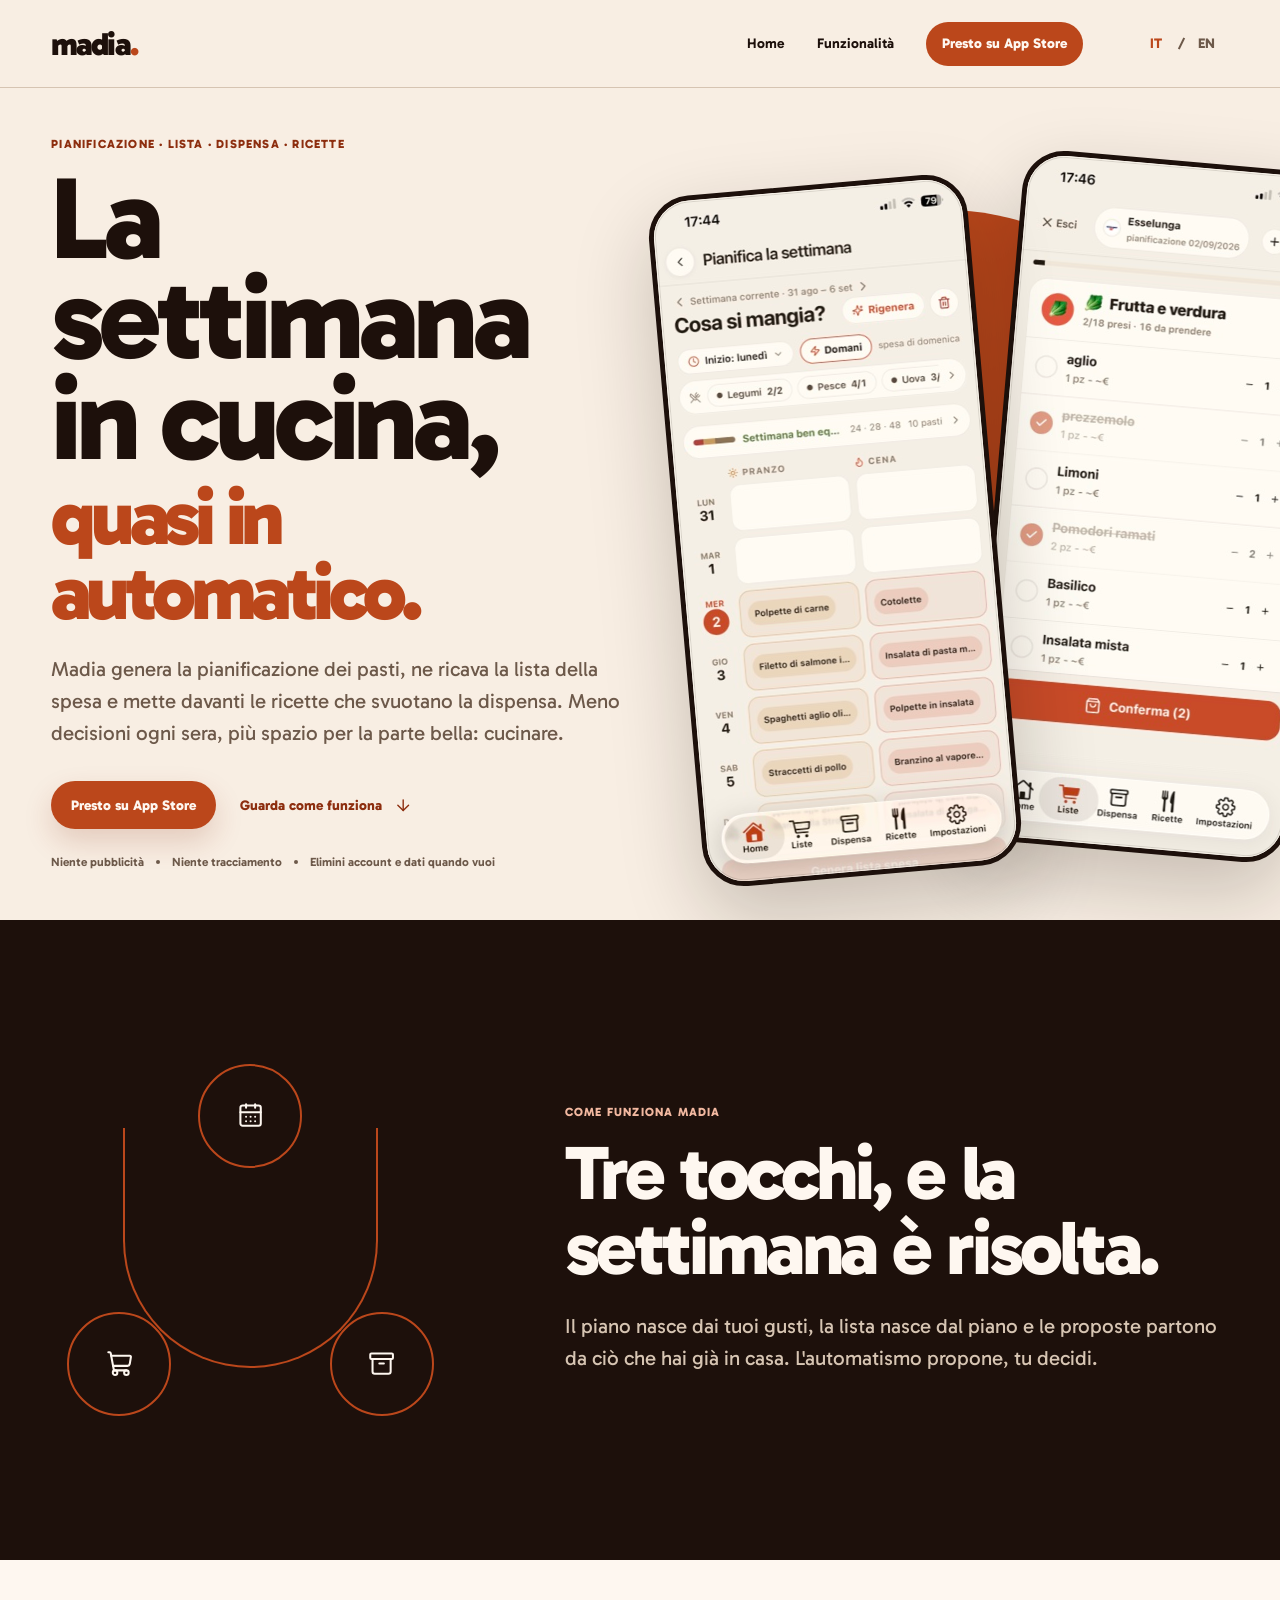
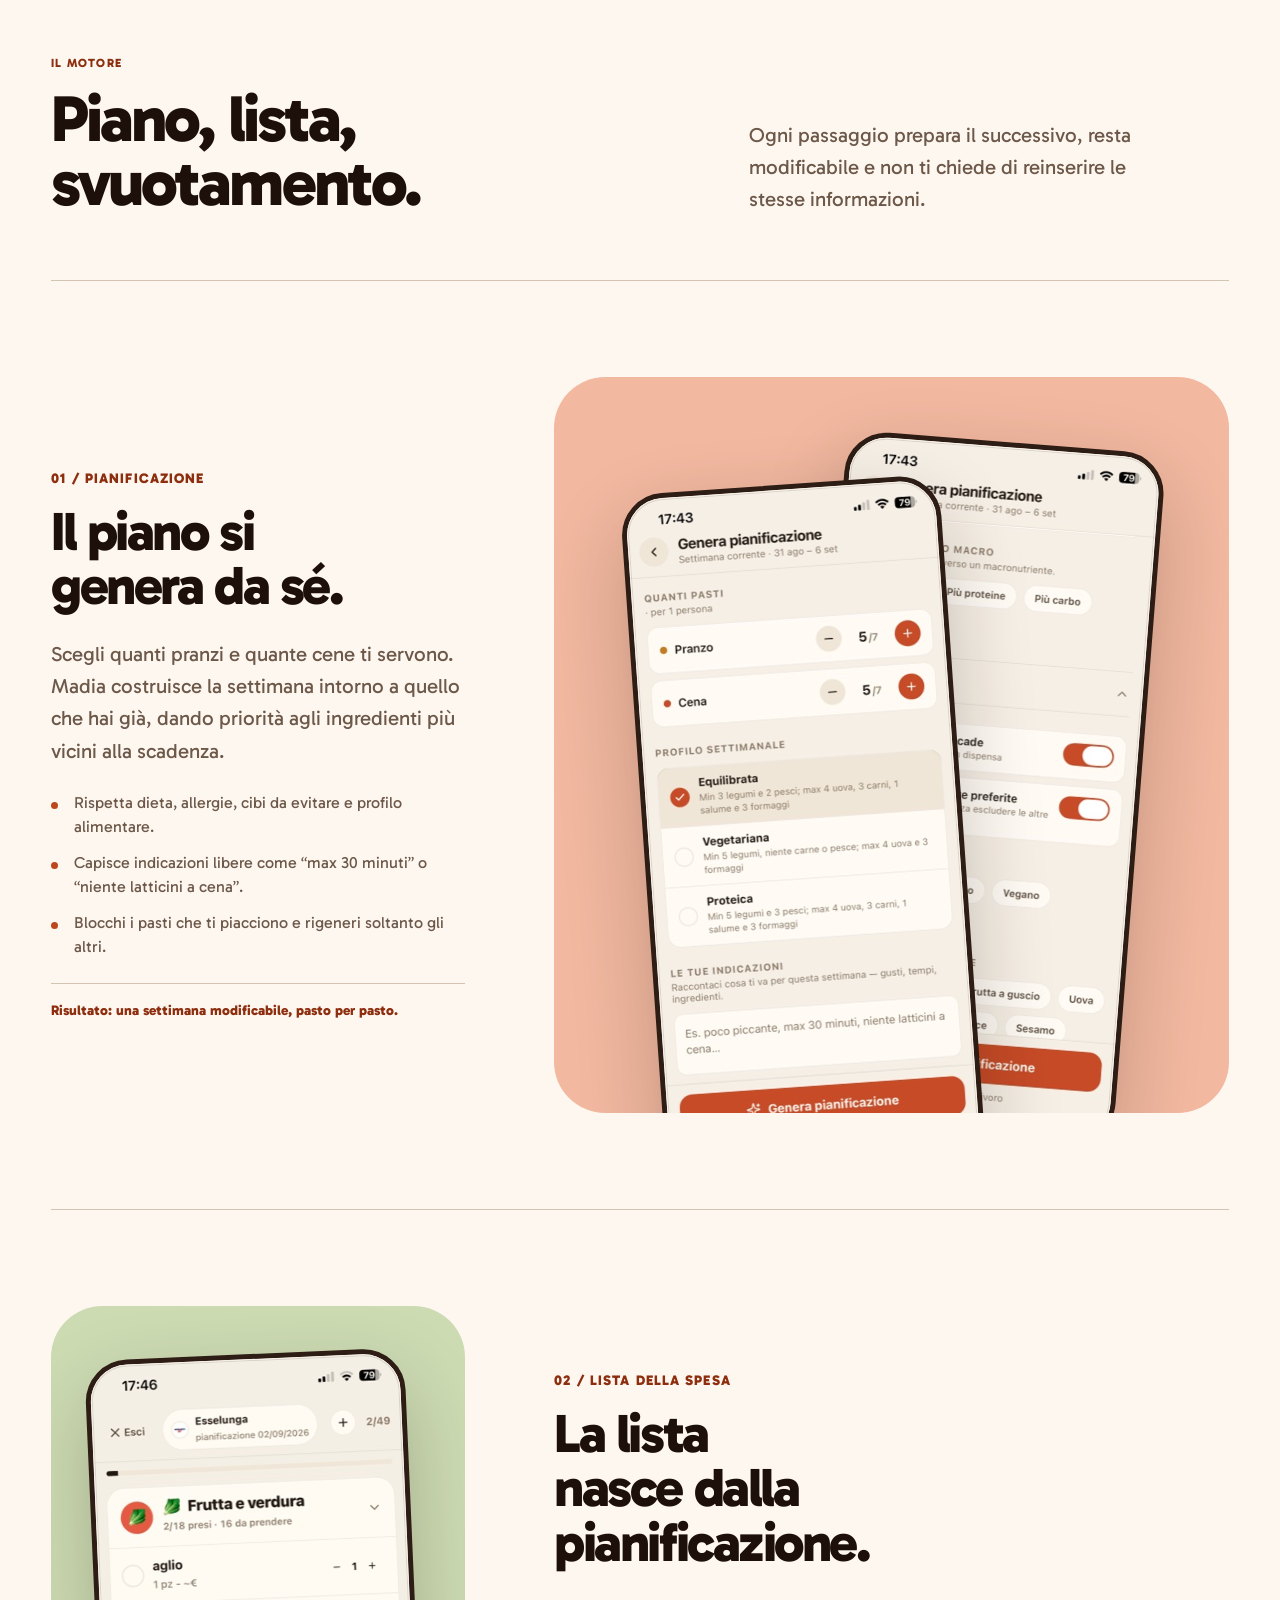
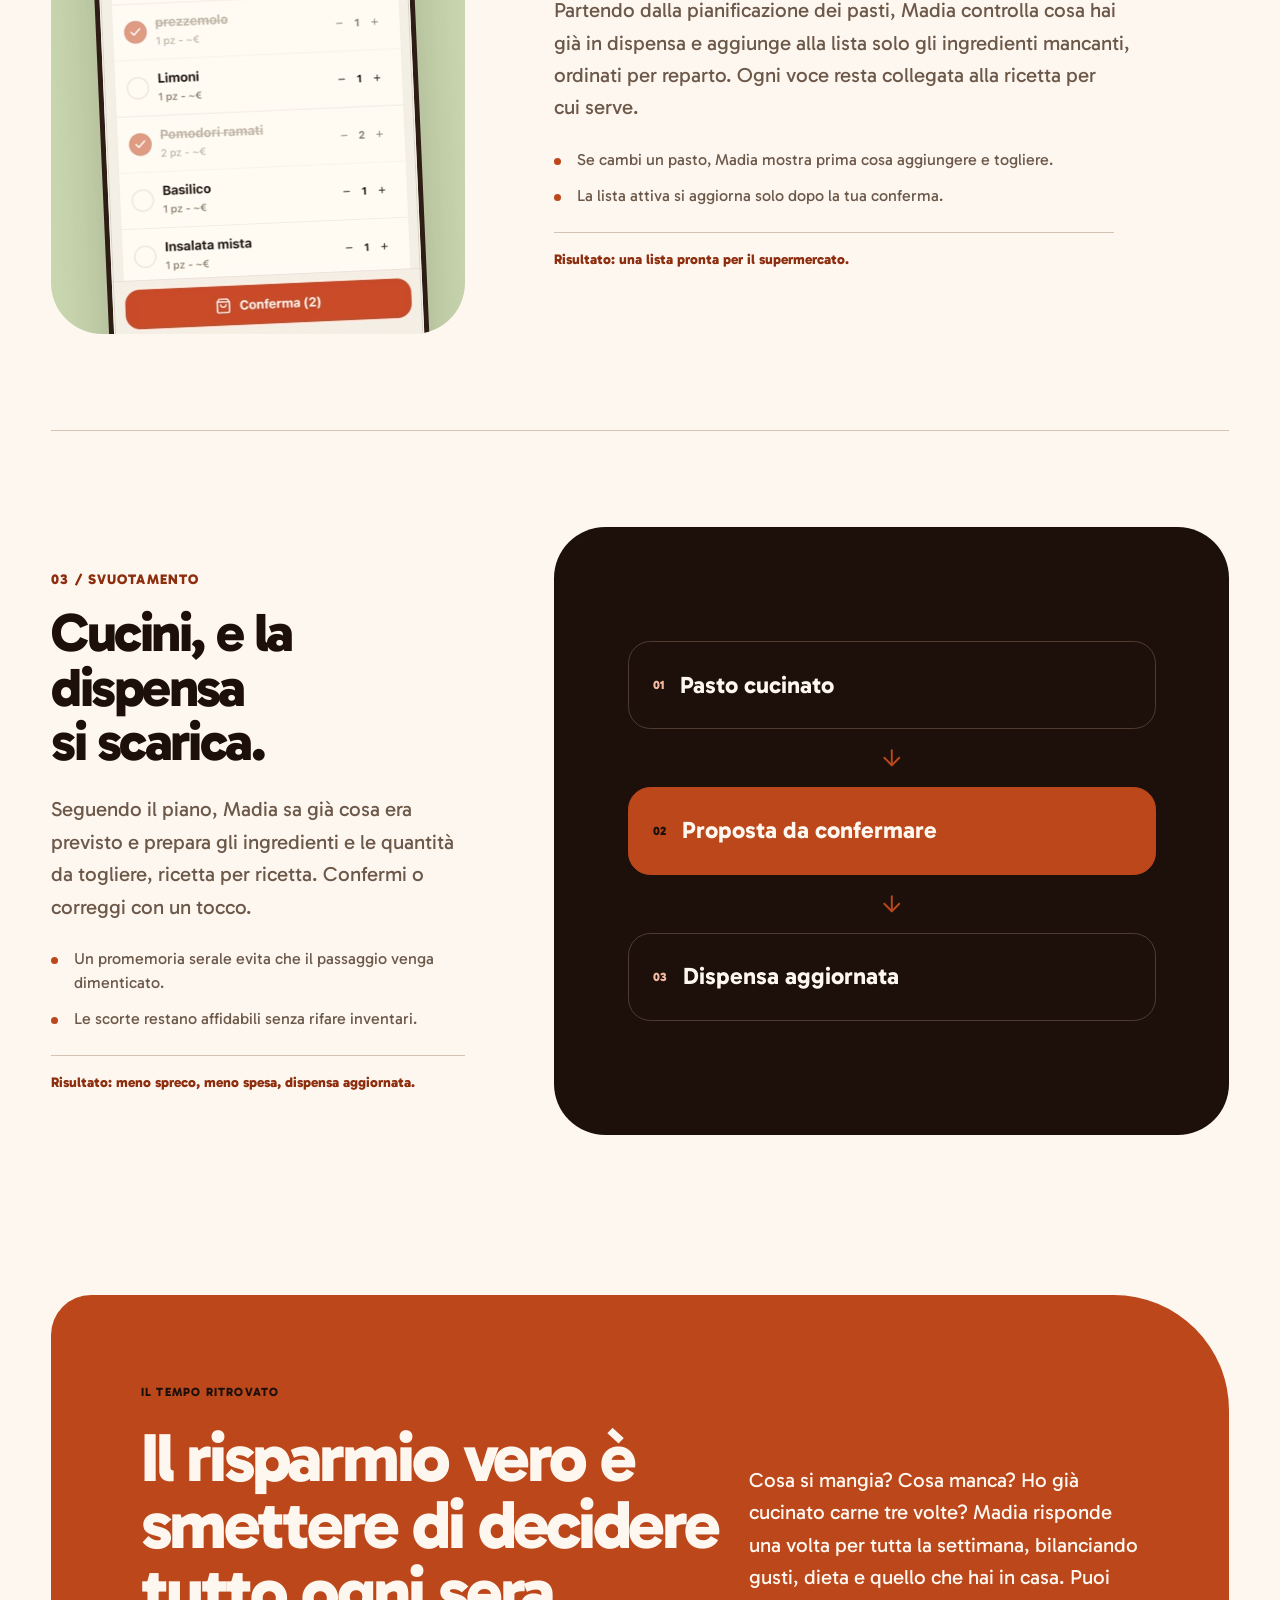
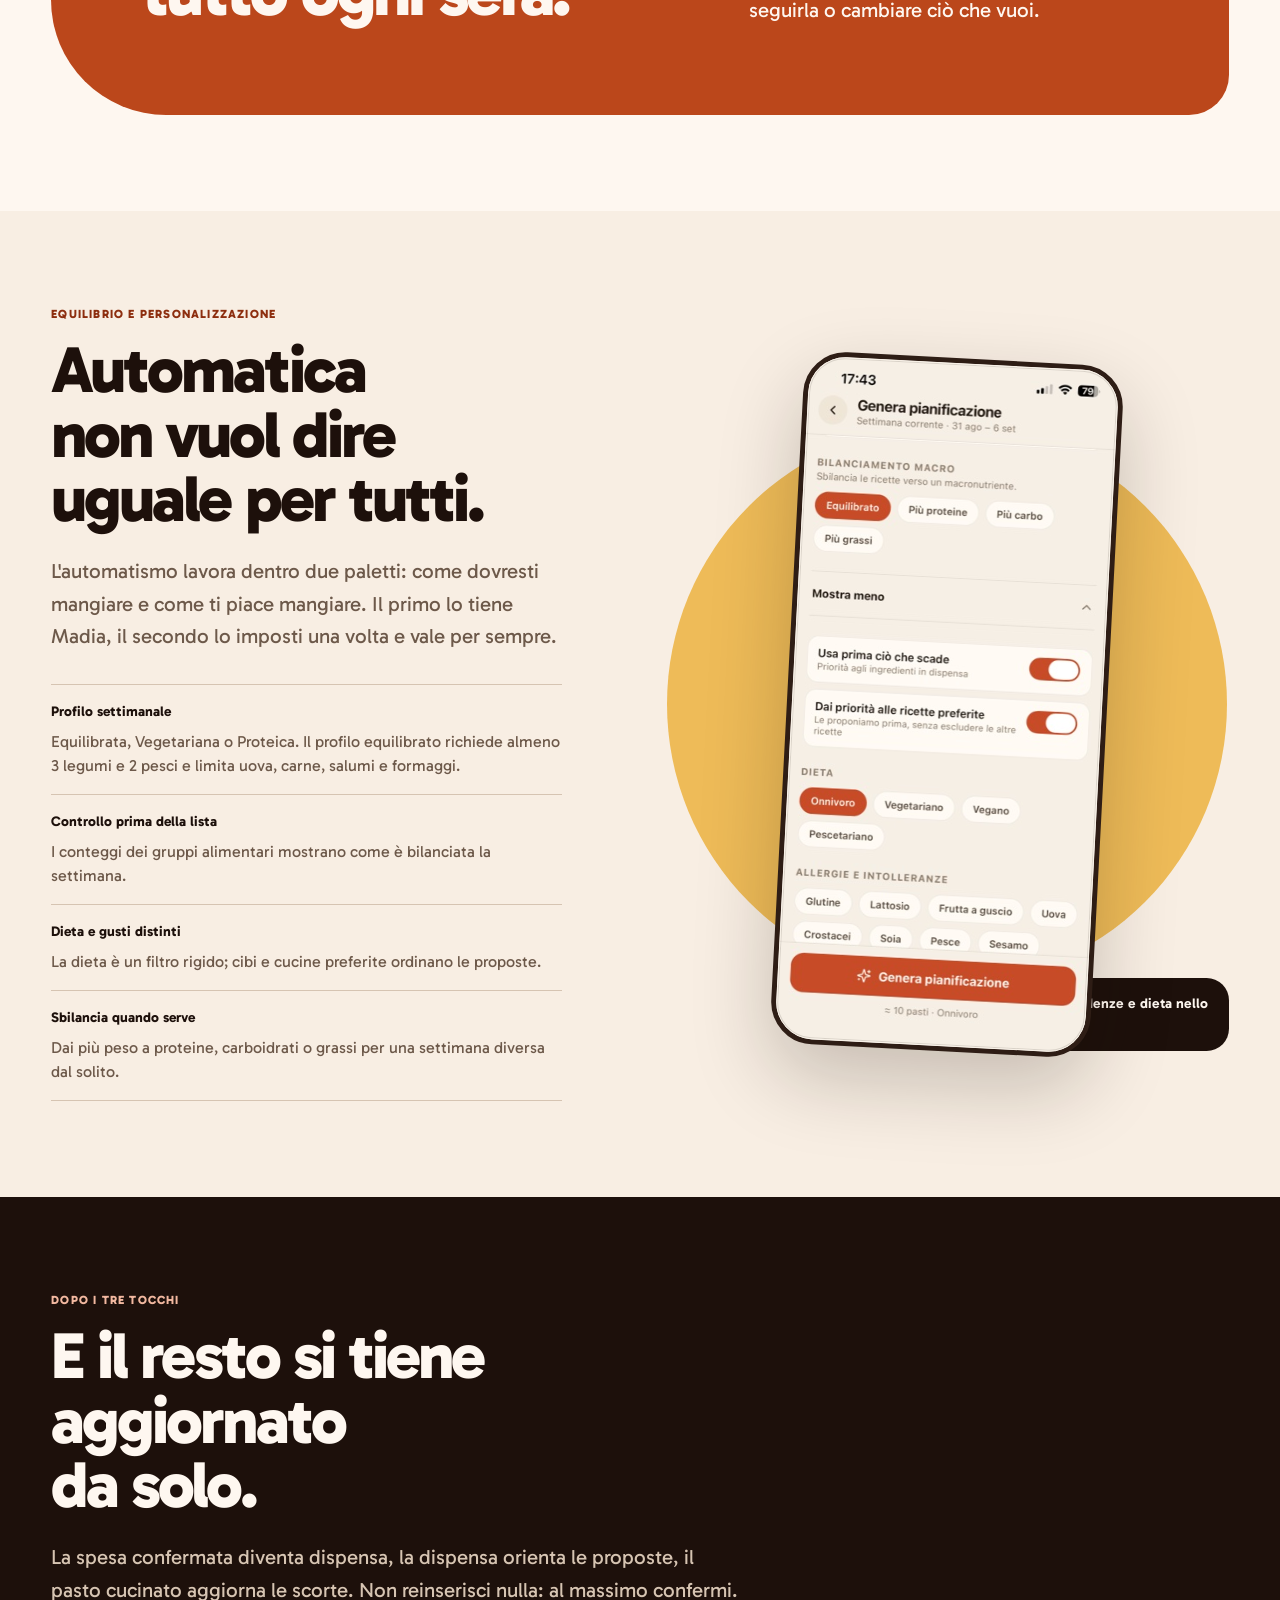
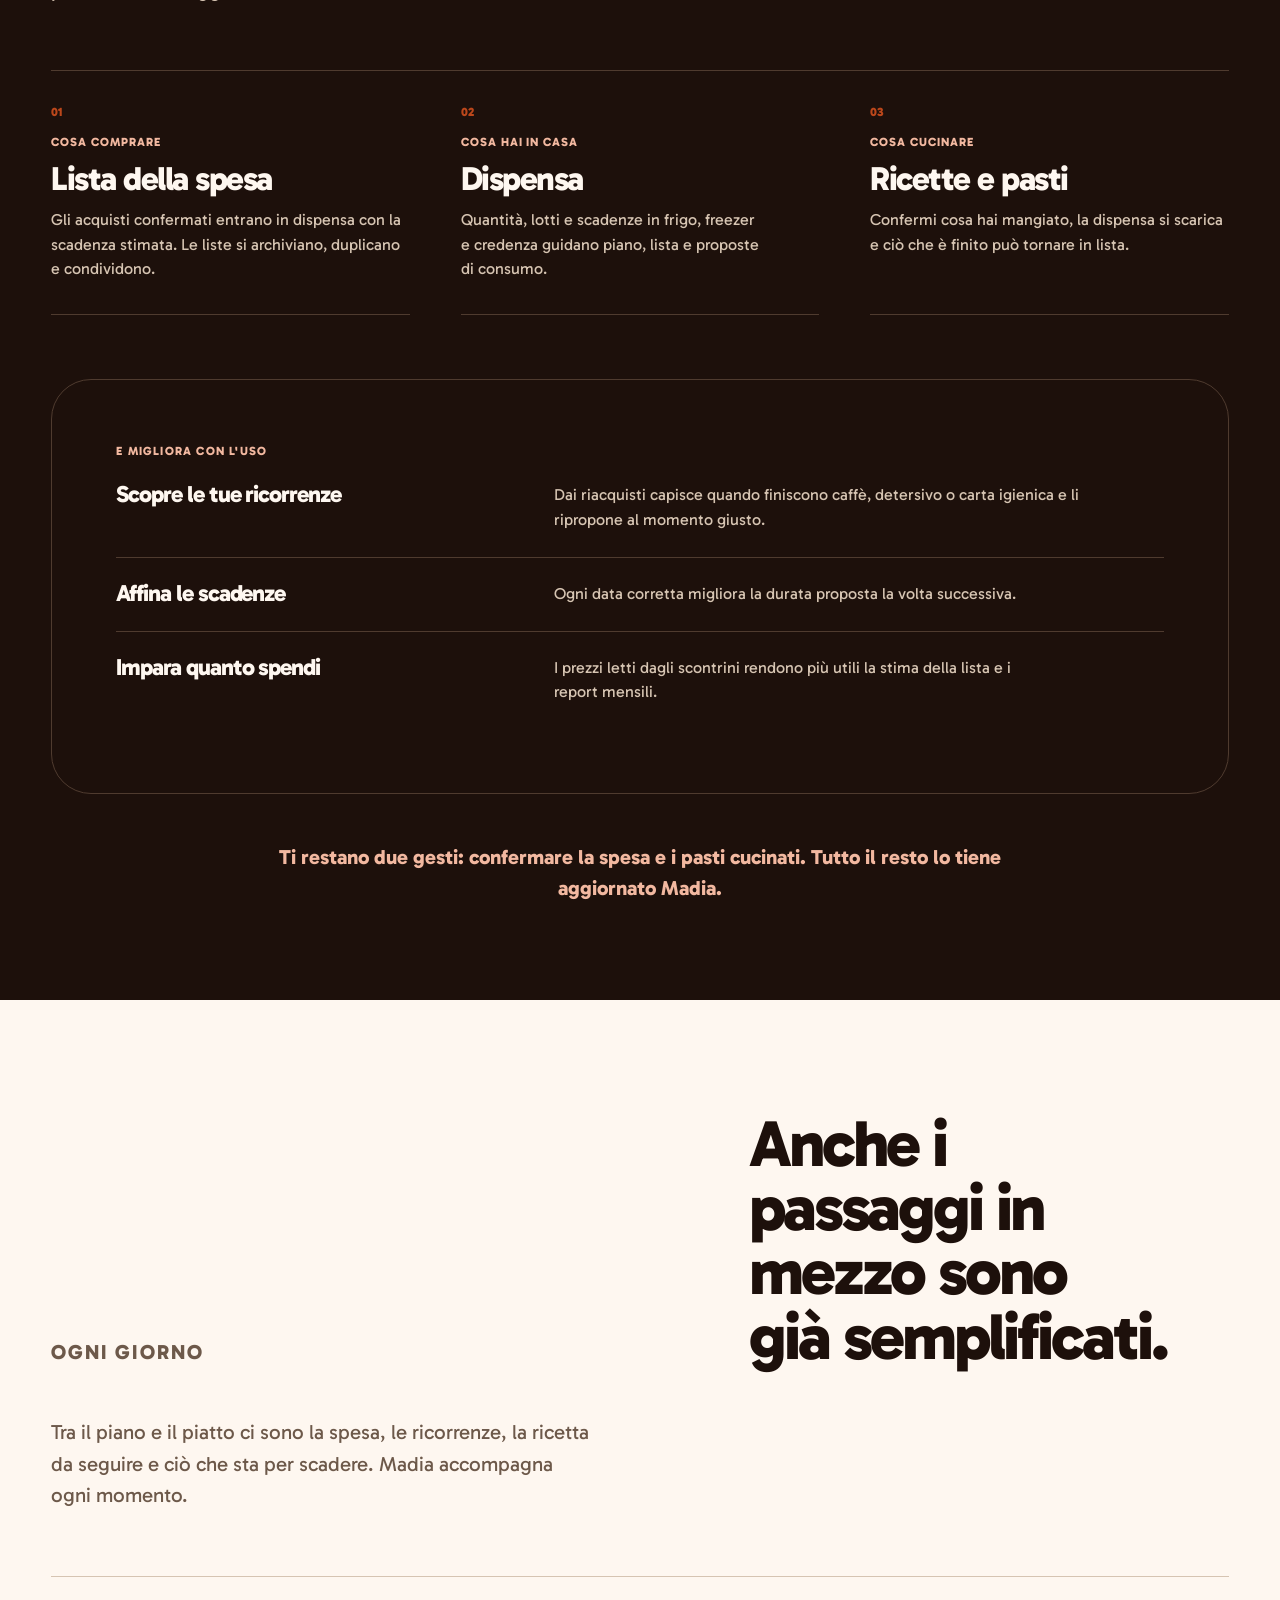
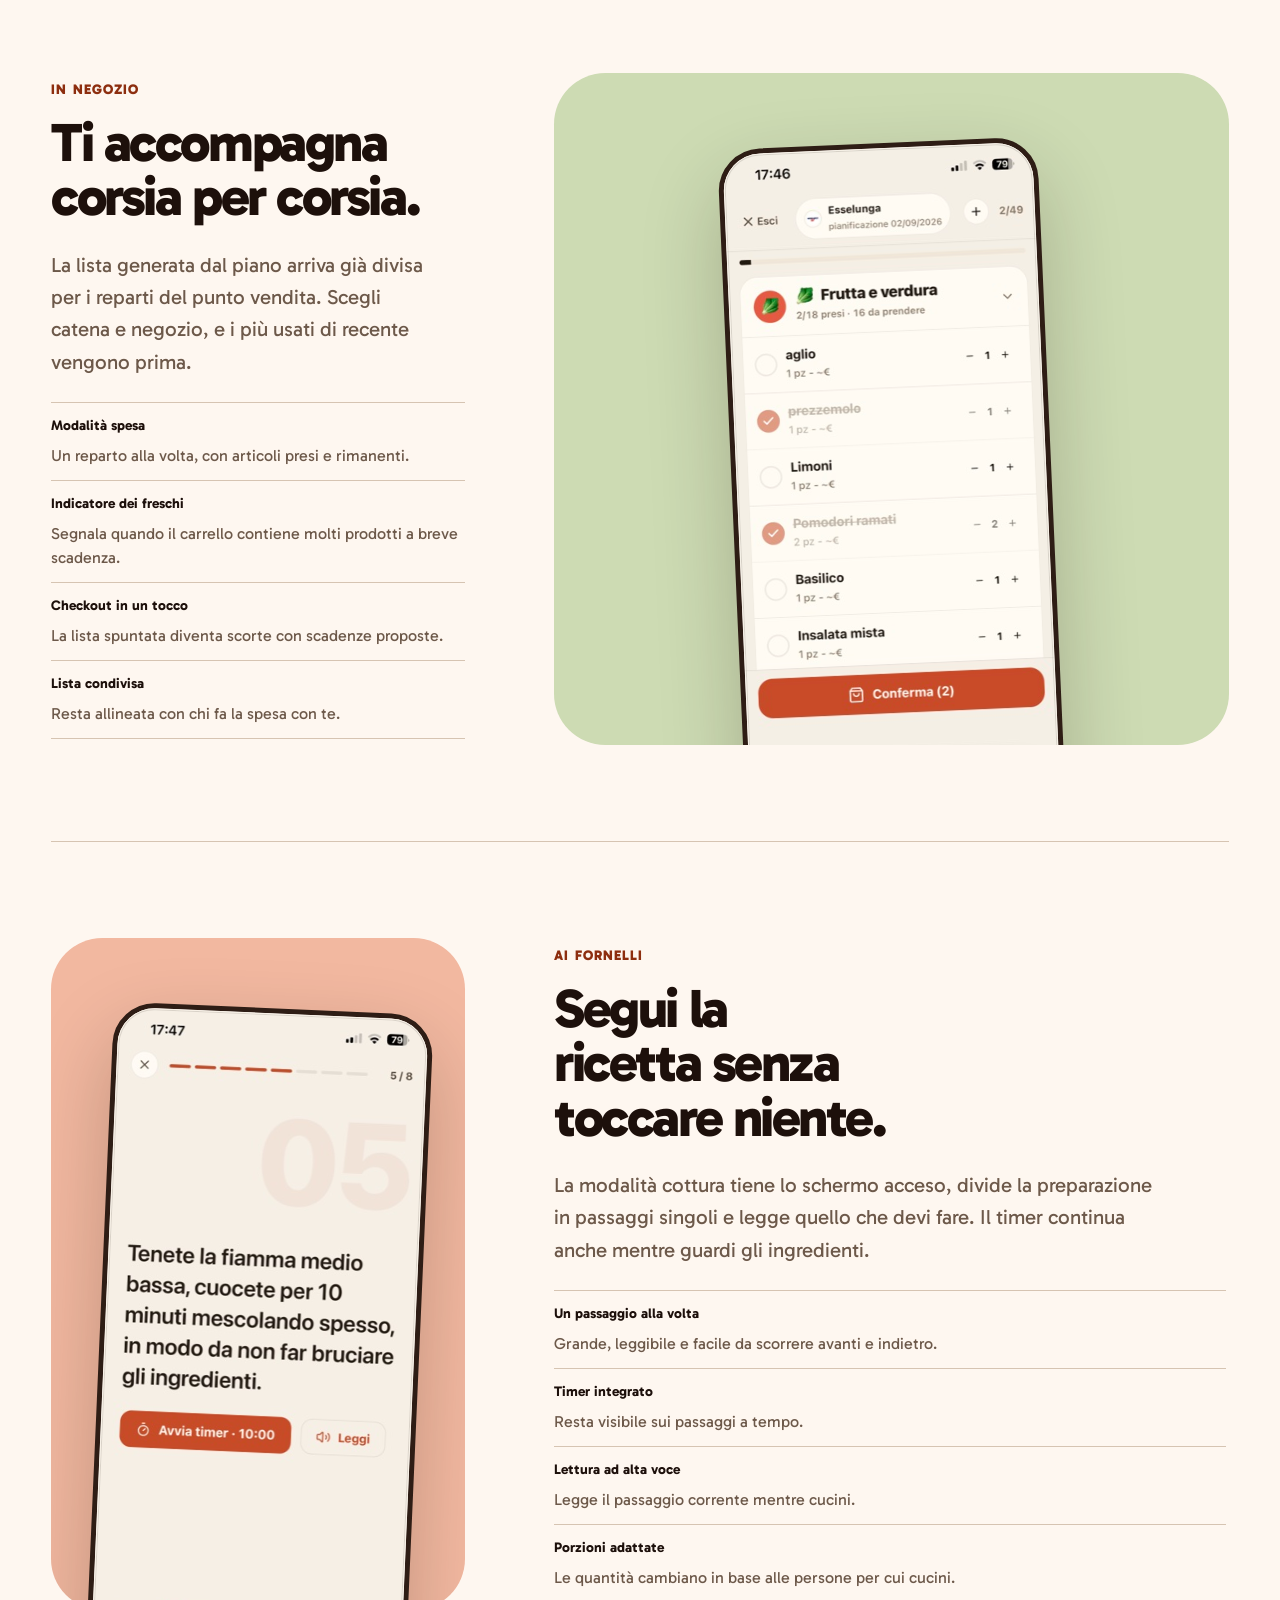
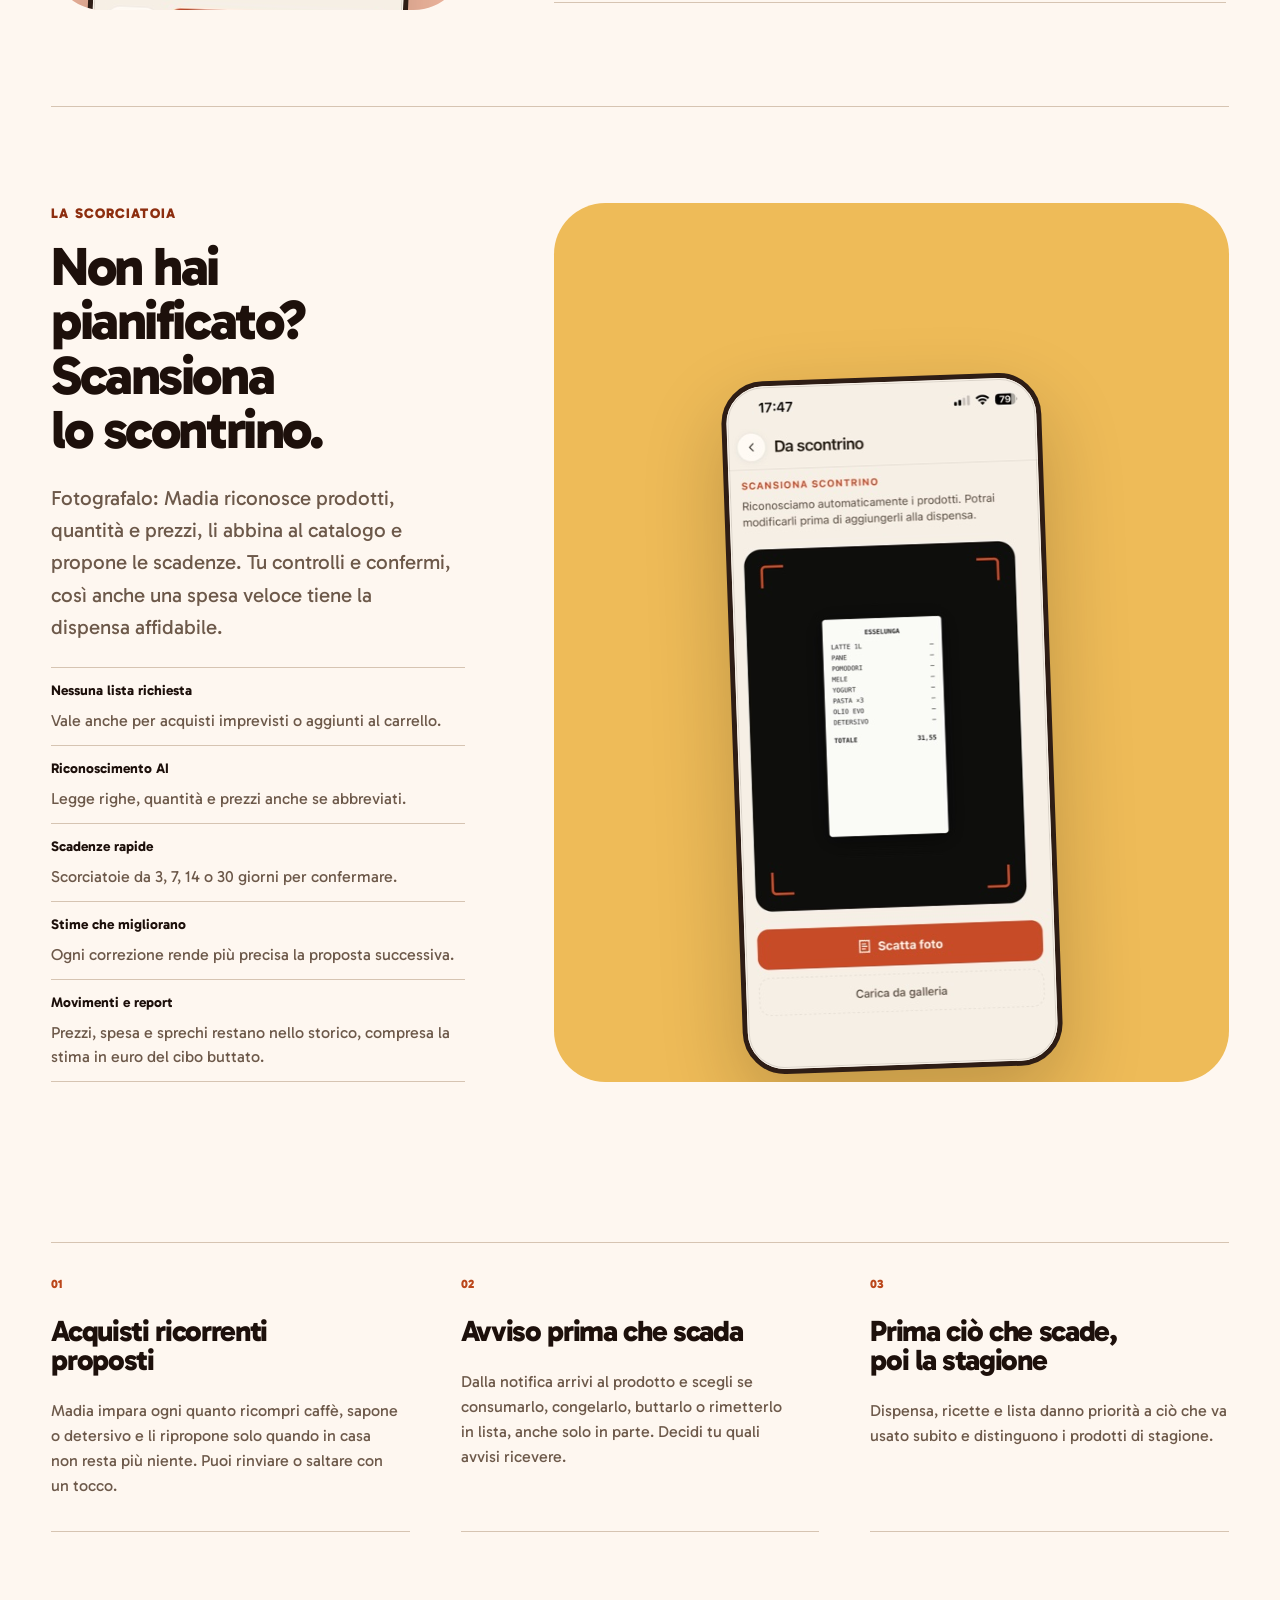
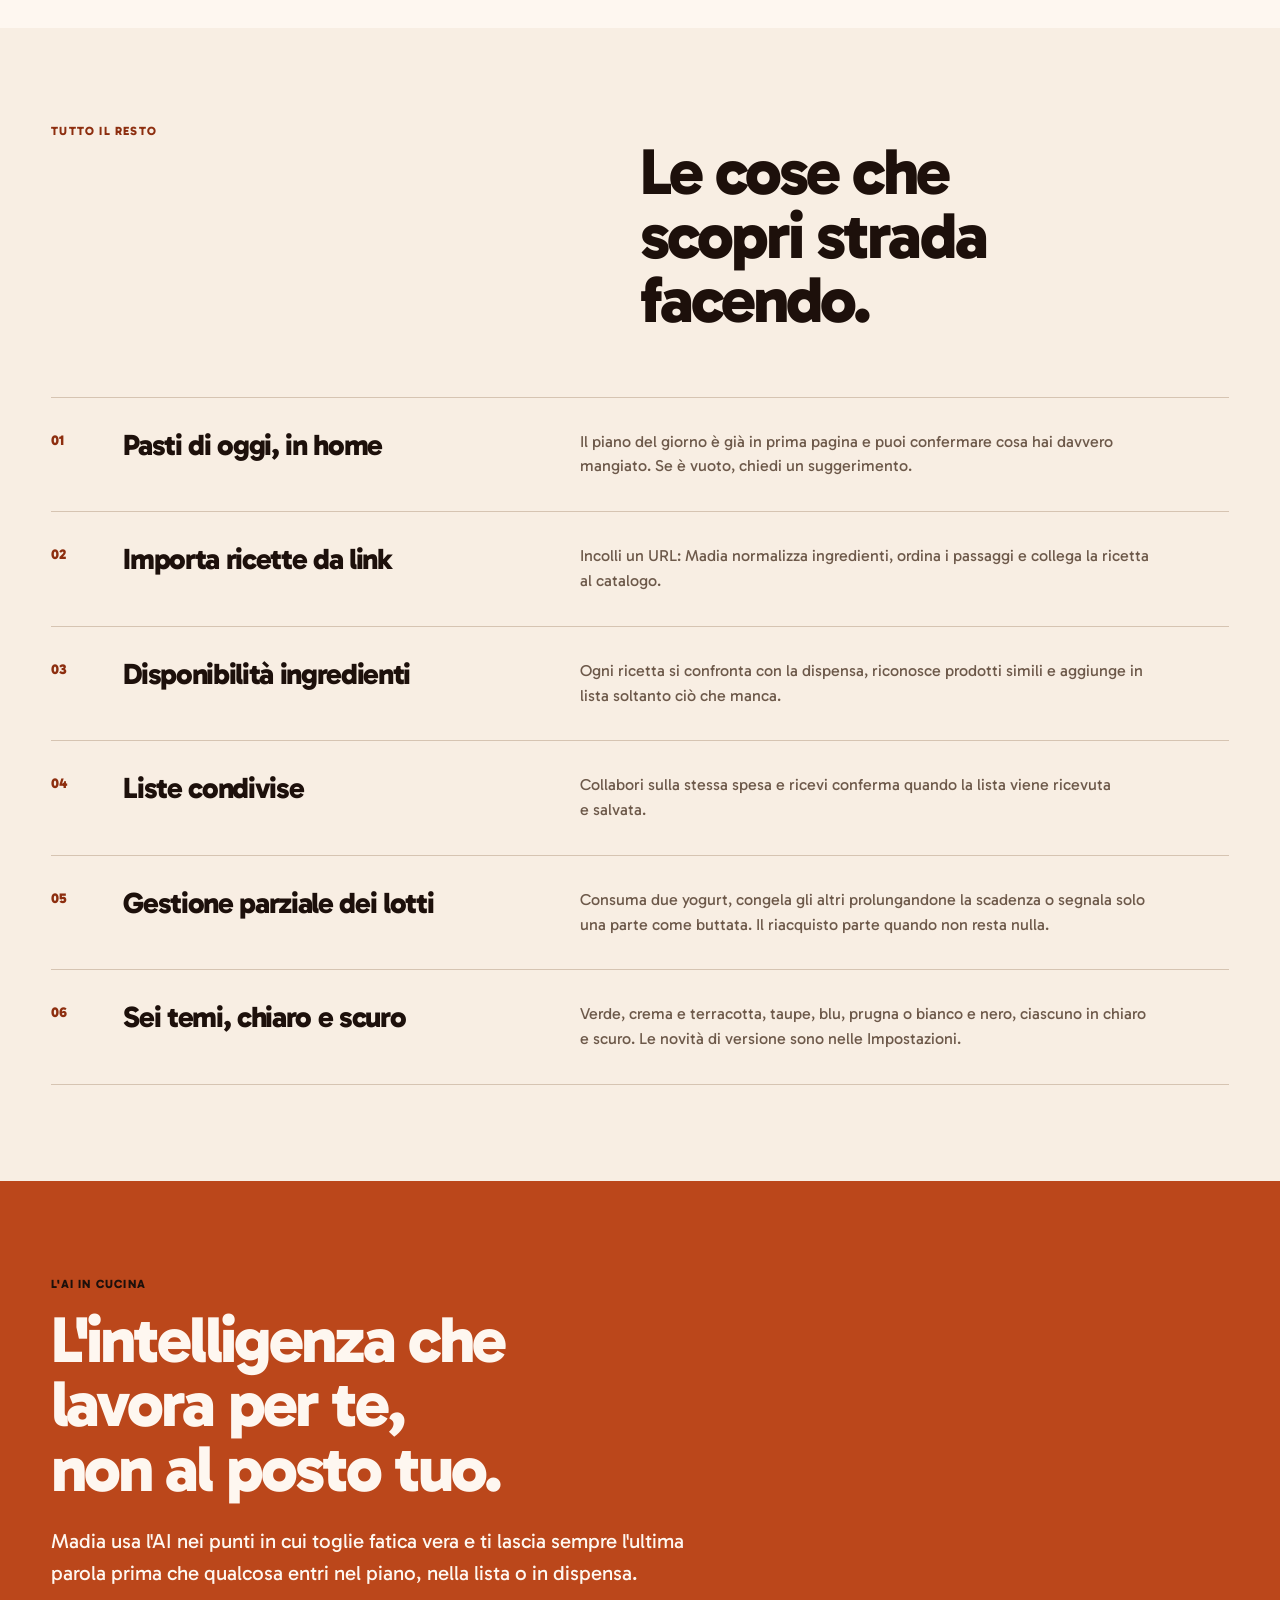
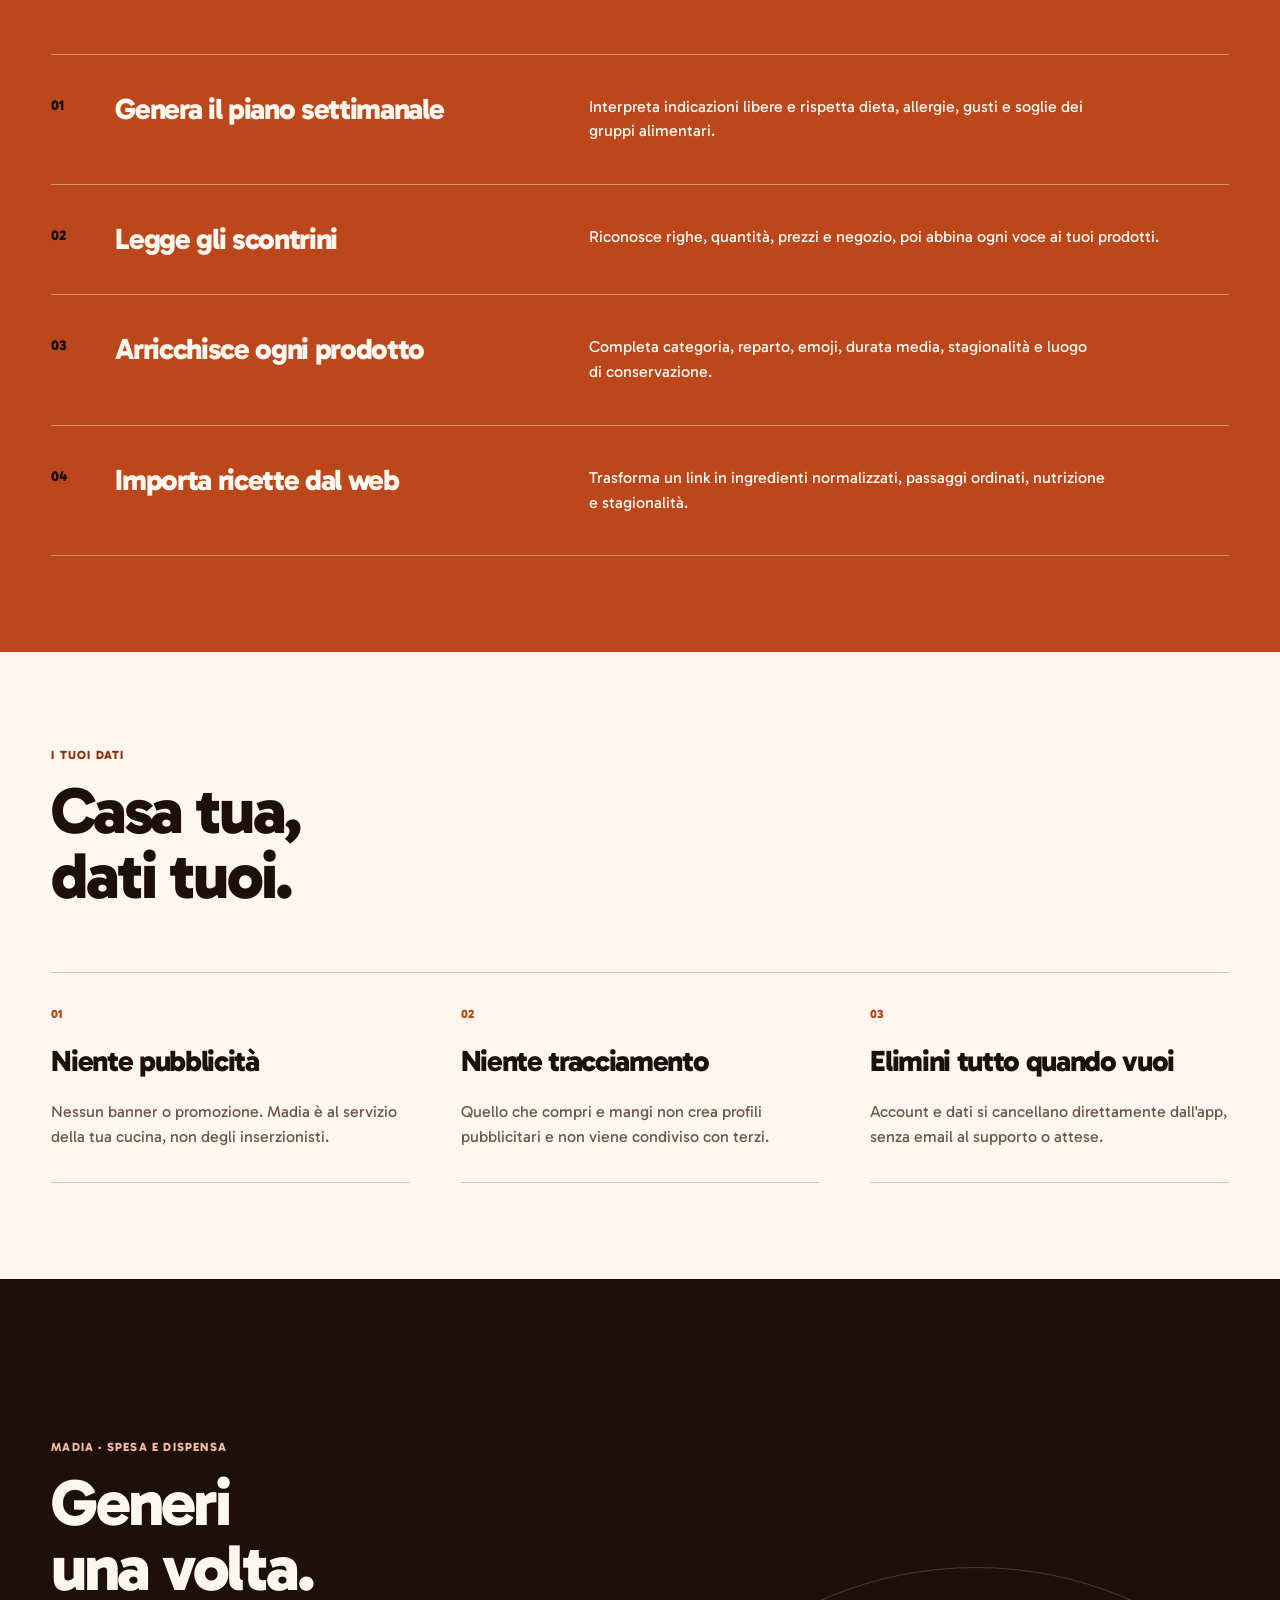
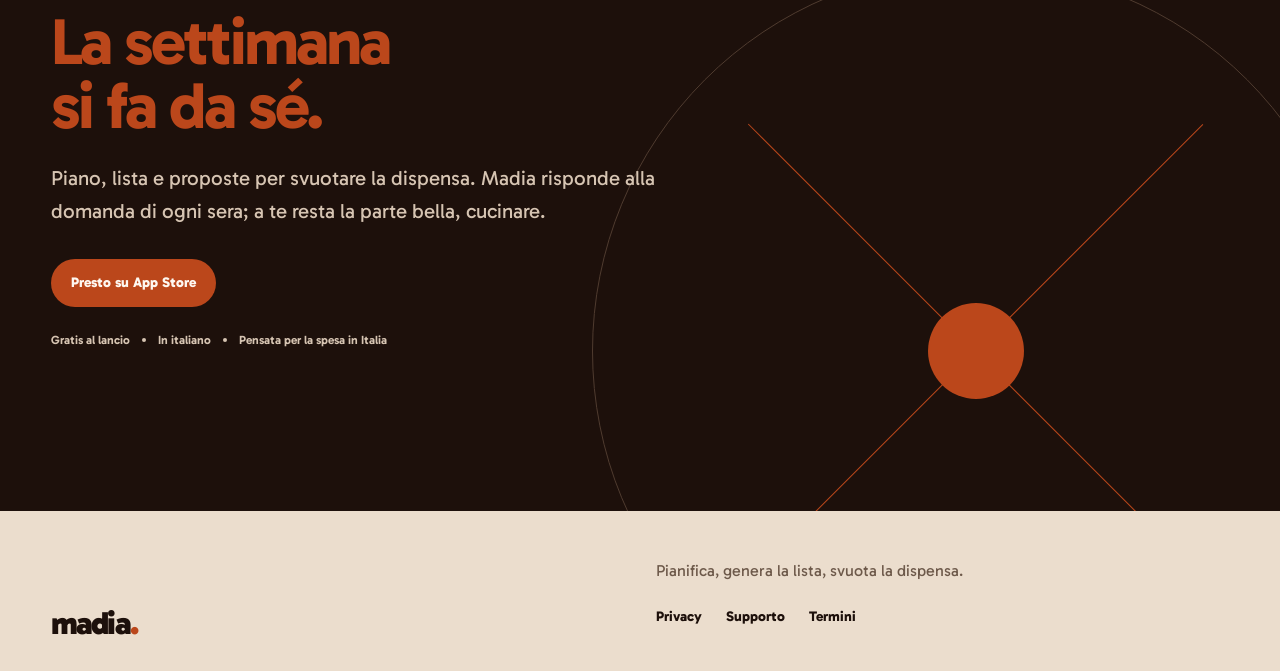
<file: editoriale/index.html>
<!doctype html>
<html lang="it">
<head>
  <meta charset="utf-8">
  <meta name="viewport" content="width=device-width, initial-scale=1">
  <meta http-equiv="refresh" content="0; url=../">
  <meta name="robots" content="noindex">
  <link rel="canonical" href="https://sbalzerdavide.github.io/madia-web/">
  <title>Madia</title>
  <script>location.replace("../");</script>
</head>
<body>
  <p><a href="../">Vai alla homepage di Madia</a></p>
</body>
</html>
</file>
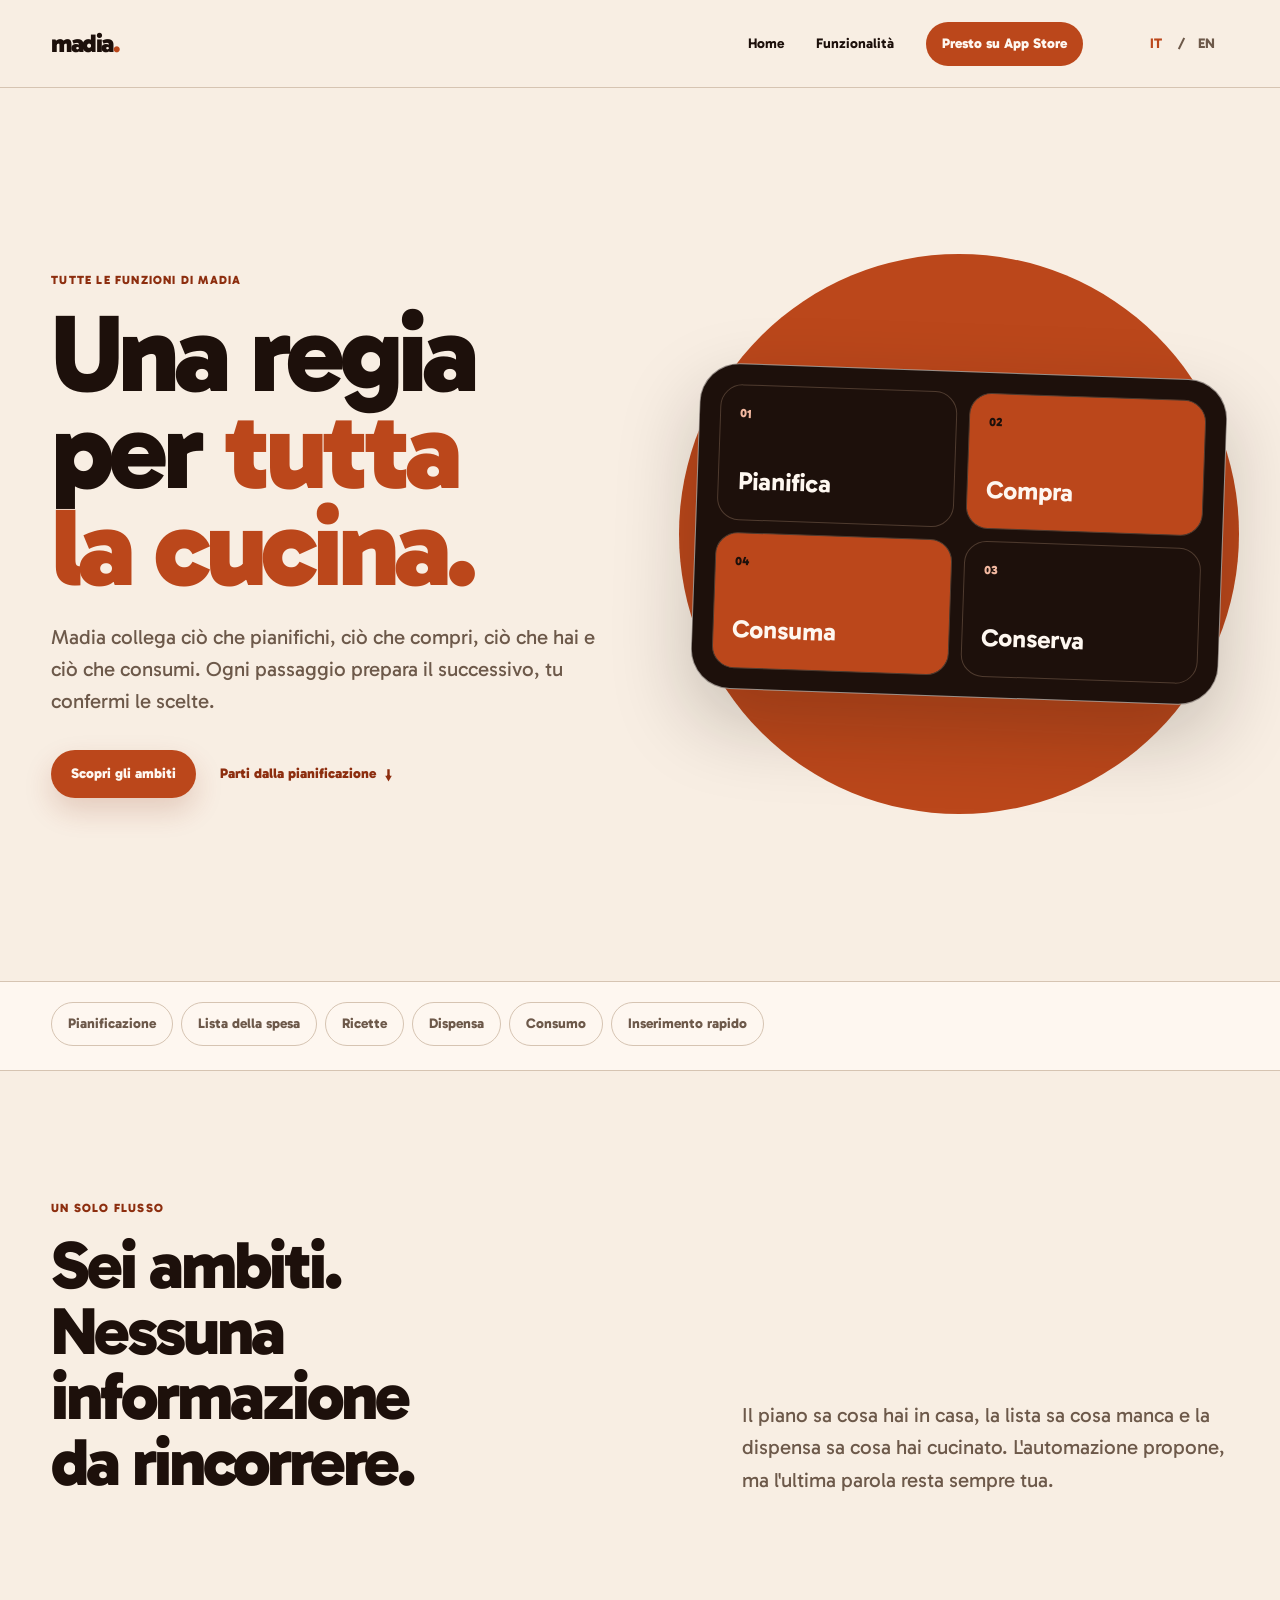
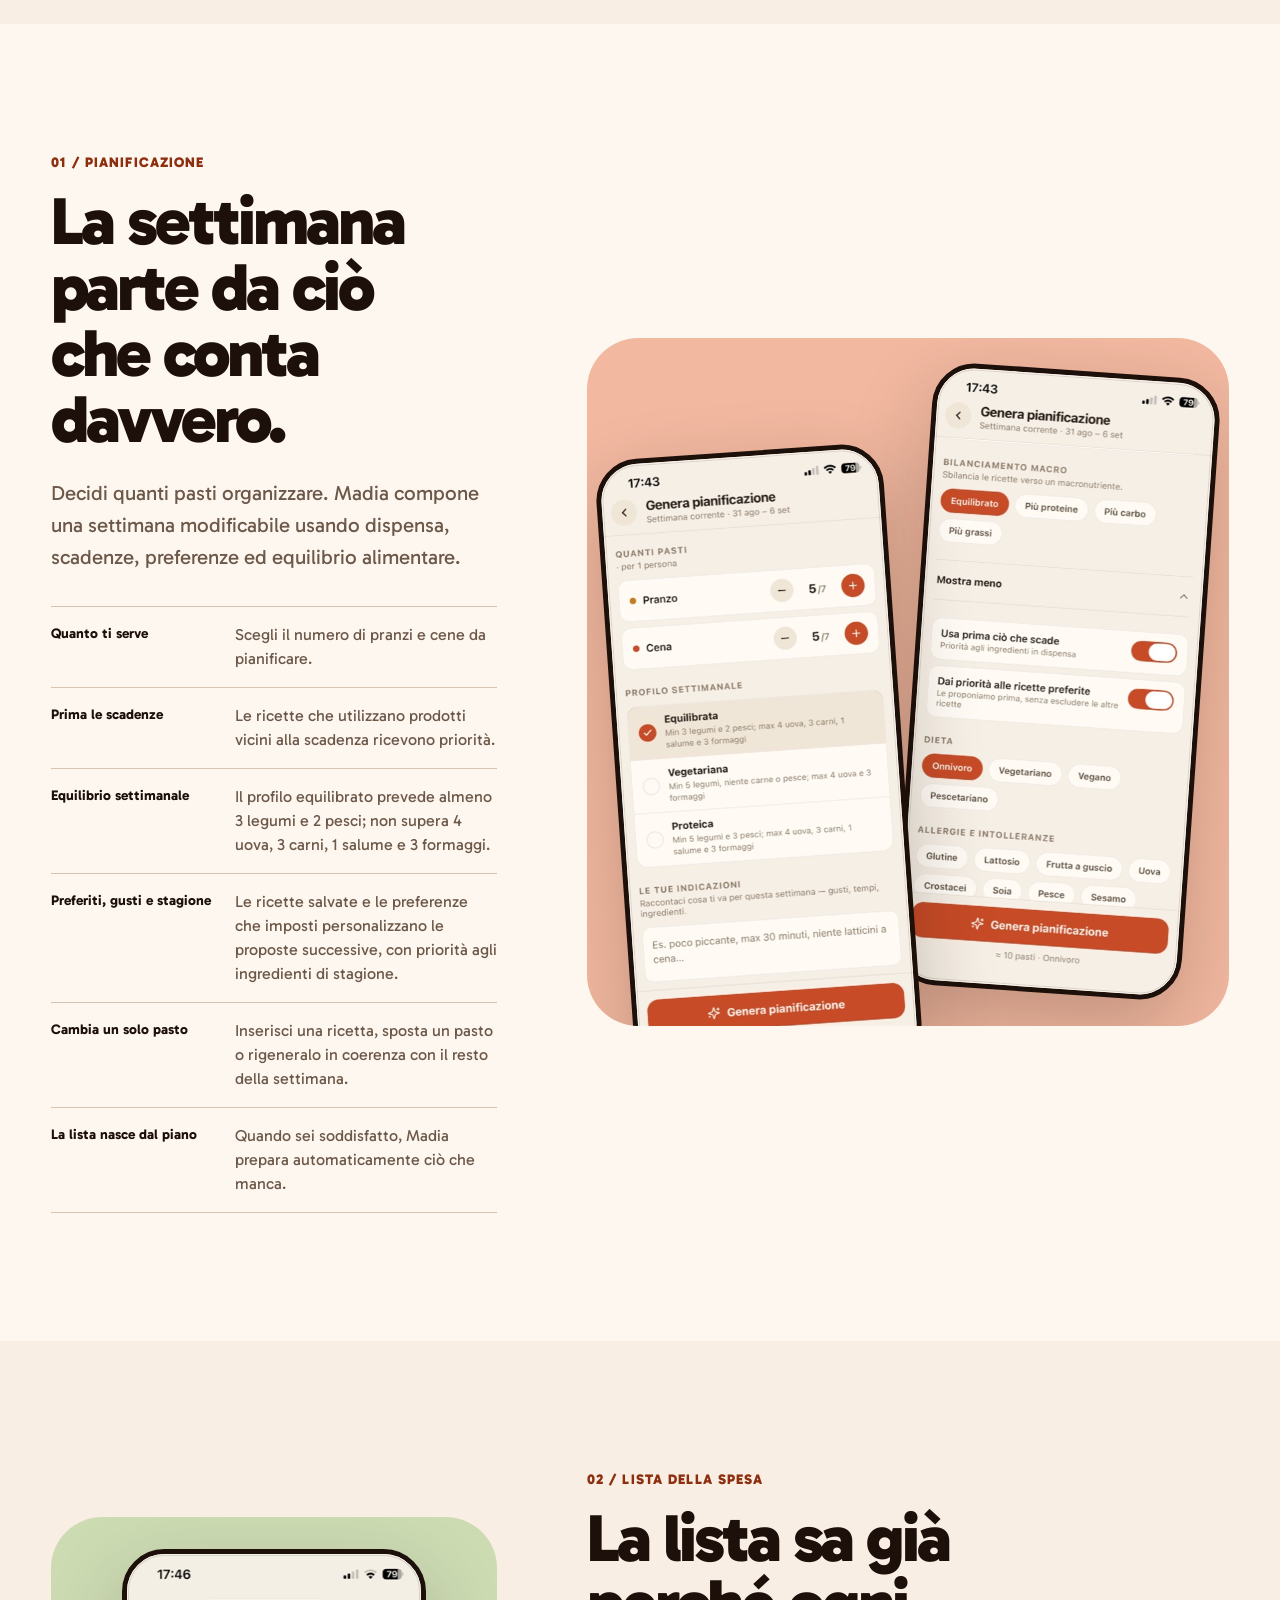
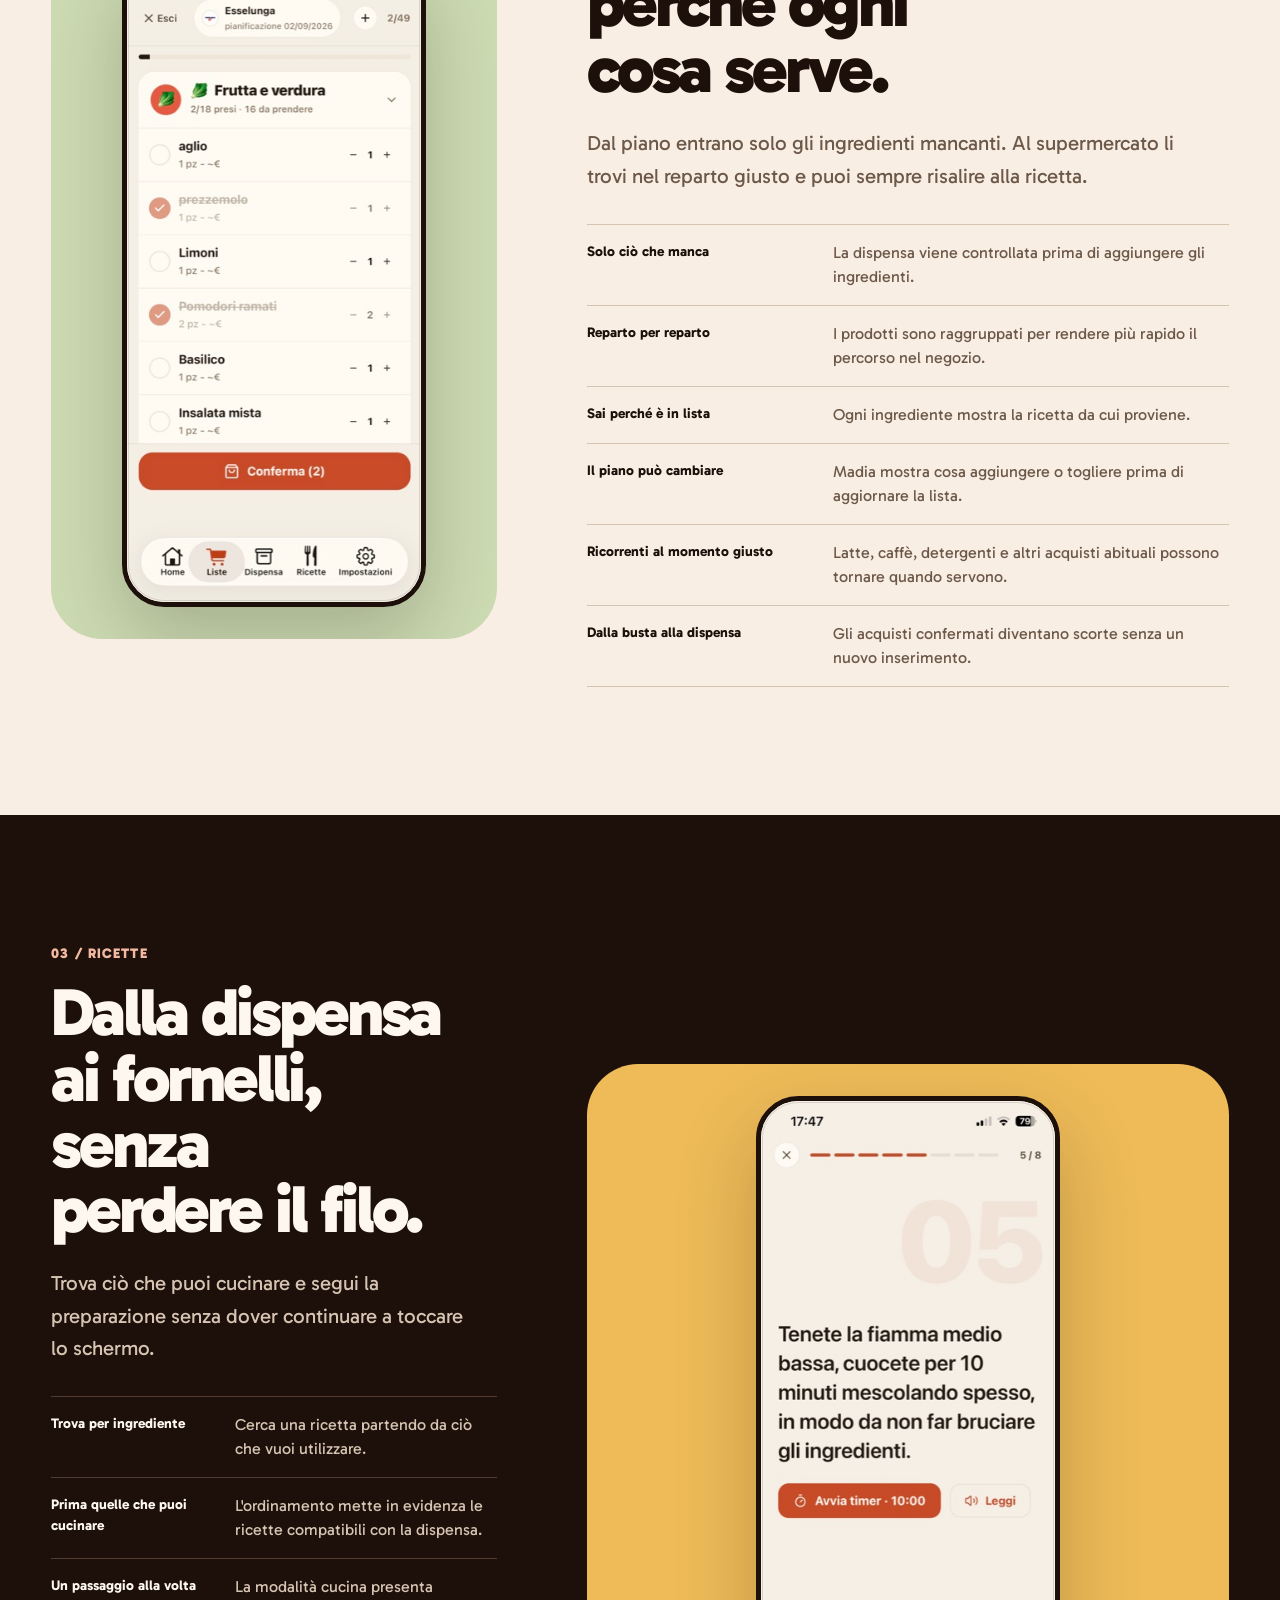
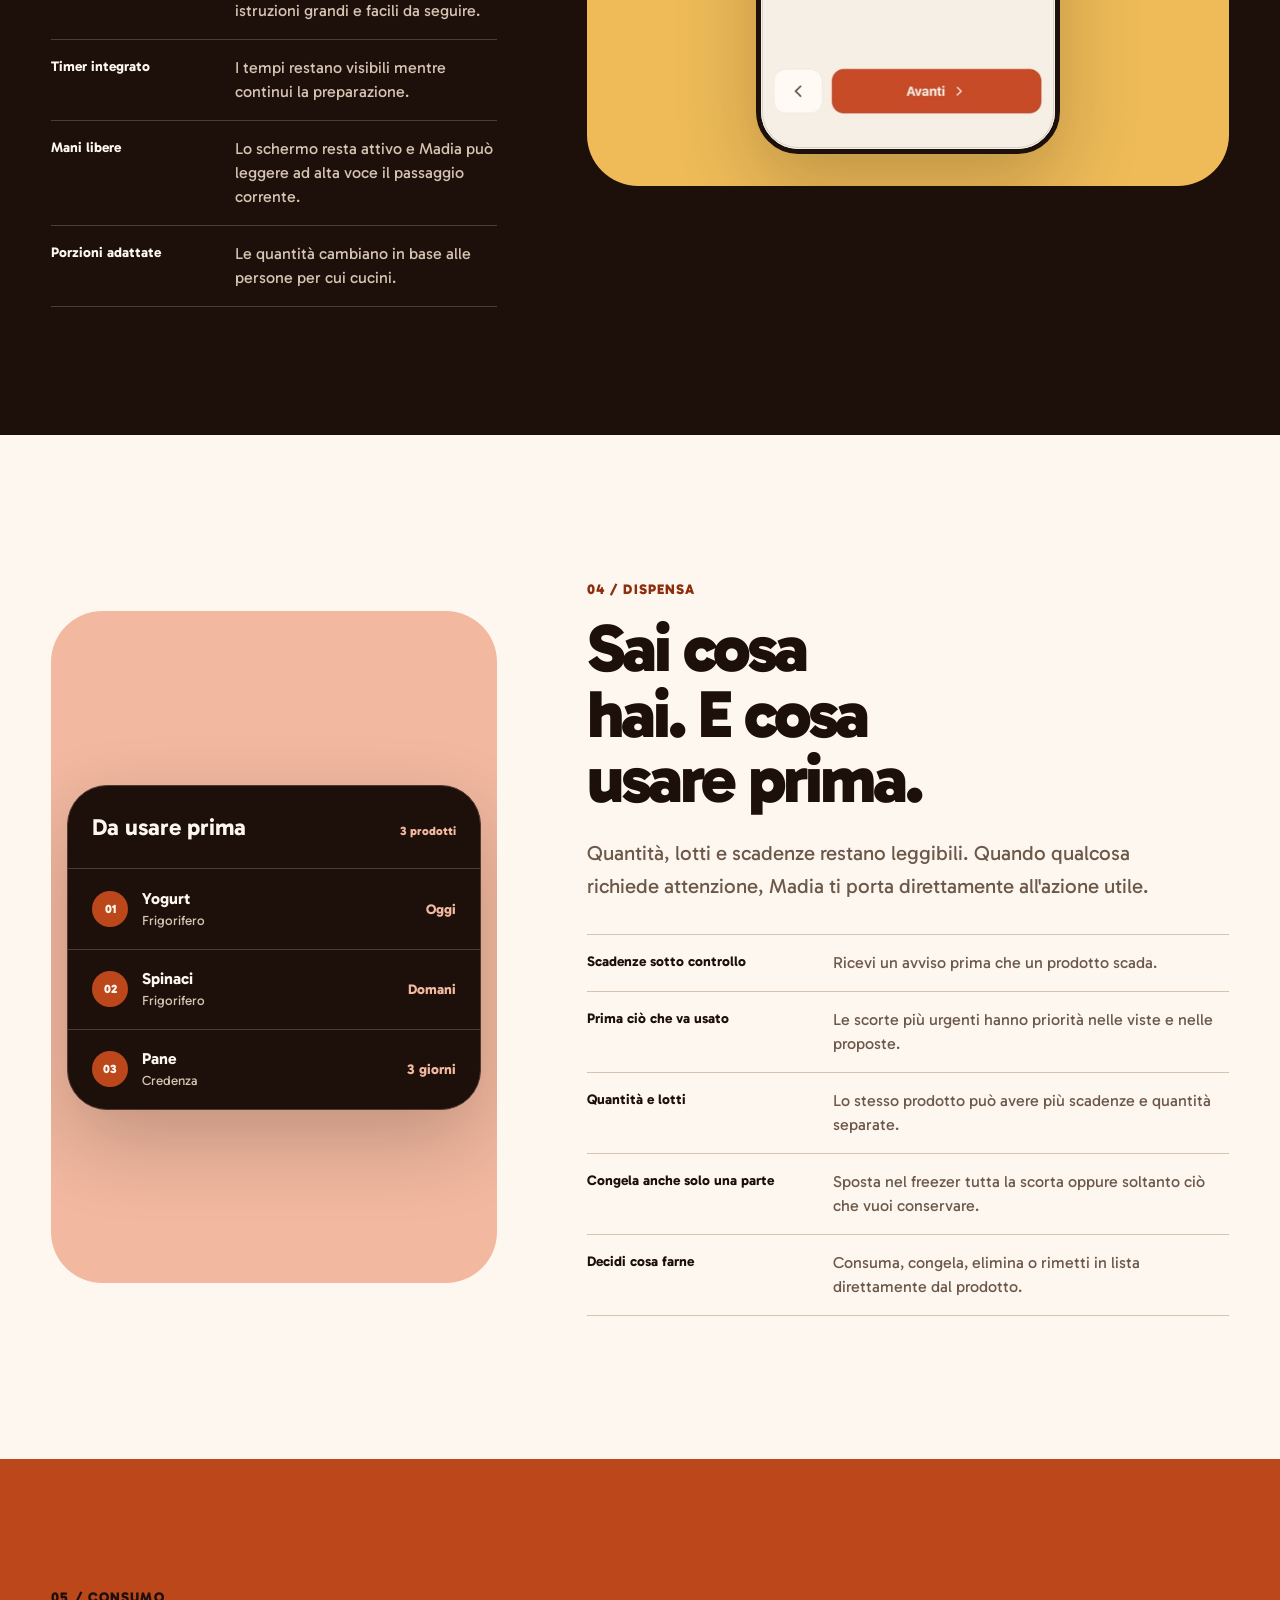
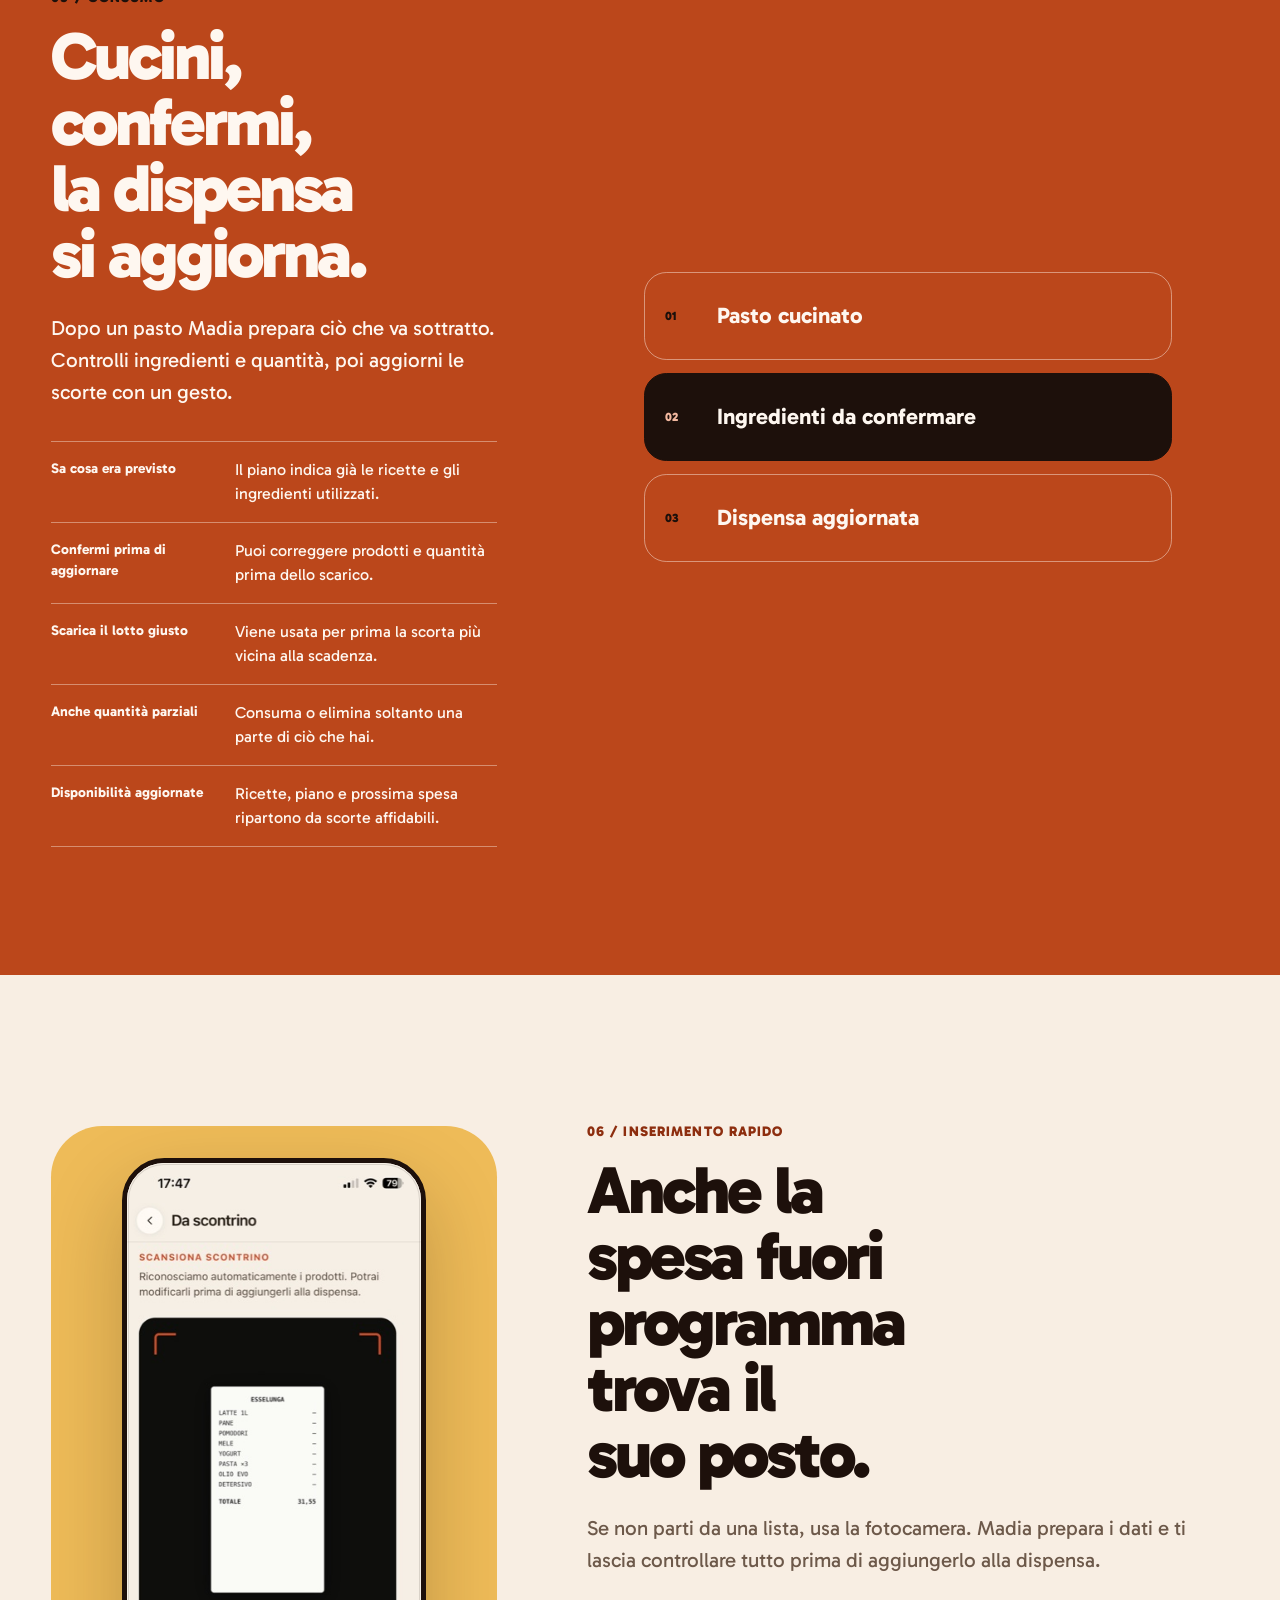
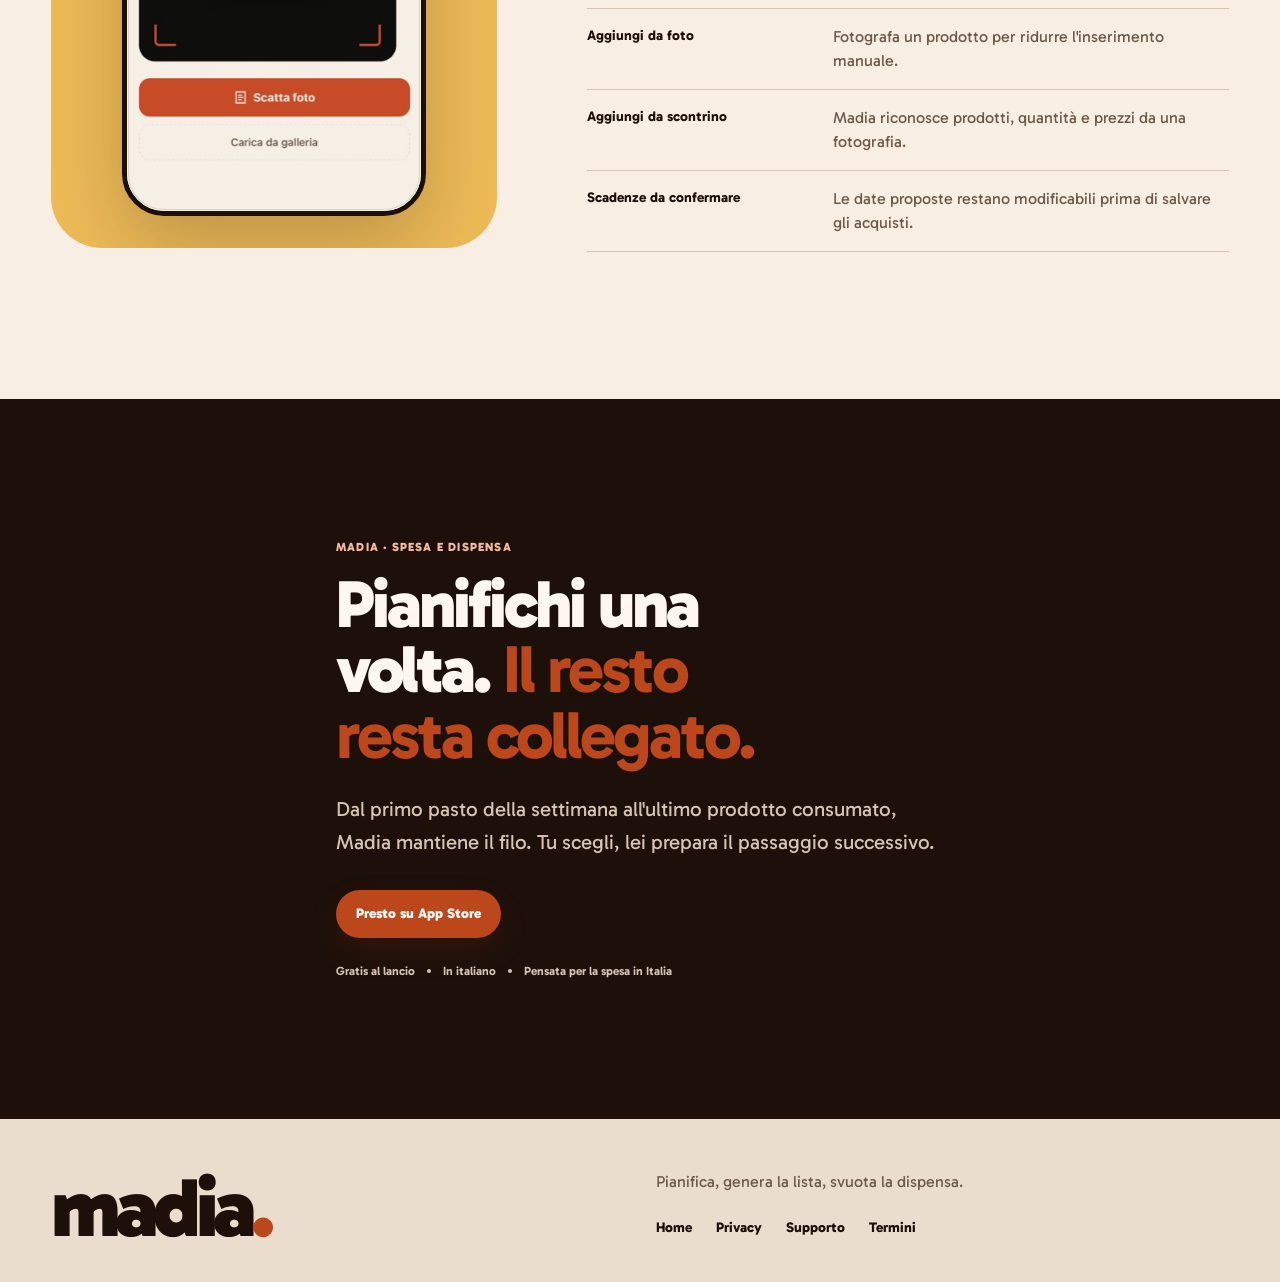
<file: funzionalita/index.html>
<!DOCTYPE html>
<html lang="it">
<head>
  <meta charset="UTF-8">
  <meta name="viewport" content="width=device-width, initial-scale=1, viewport-fit=cover">
  <meta name="description" content="Scopri come Madia collega pianificazione, lista della spesa, ricette, dispensa e consumo in un unico flusso.">
  <meta name="theme-color" content="#f3ede2">
  <title>Funzionalità di Madia | Tutta la cucina, collegata</title>
  <link rel="icon" href="../favicon.svg" type="image/svg+xml">
  <link rel="apple-touch-icon" href="../img/apple-touch-icon.png">
  <link rel="canonical" href="https://sbalzerdavide.github.io/madia-web/funzionalita/">
  <meta property="og:url" content="https://sbalzerdavide.github.io/madia-web/funzionalita/">
  <meta property="og:image" content="https://sbalzerdavide.github.io/madia-web/img/og-cover.jpg">
  <meta property="og:type" content="website">
  <meta property="og:site_name" content="Madia">
  <meta property="og:locale" content="it_IT">
  <meta property="og:title" content="Funzionalità di Madia | Tutta la cucina, collegata">
  <meta property="og:description" content="Pianificazione, spesa, ricette, dispensa e consumo lavorano insieme.">
  <meta name="twitter:card" content="summary_large_image">
  <meta name="twitter:image" content="https://sbalzerdavide.github.io/madia-web/img/og-cover.jpg">
  <style>
    @font-face{font-family:"Gabarito Variable";font-style:normal;font-display:swap;font-weight:400 900;src:url("../assets/gabarito-latin-ext-wght-normal.woff2") format("woff2-variations");unicode-range:U+0100-02BA,U+02BD-02C5,U+02C7-02CC,U+02CE-02D7,U+02DD-02FF,U+0304,U+0308,U+0329,U+1D00-1DBF,U+1E00-1E9F,U+1EF2-1EFF,U+2020,U+20A0-20AB,U+20AD-20C0,U+2113,U+2C60-2C7F,U+A720-A7FF}
    @font-face{font-family:"Gabarito Variable";font-style:normal;font-display:swap;font-weight:400 900;src:url("../assets/gabarito-latin-wght-normal.woff2") format("woff2-variations");unicode-range:U+0000-00FF,U+0131,U+0152-0153,U+02BB-02BC,U+02C6,U+02DA,U+02DC,U+0304,U+0308,U+0329,U+2000-206F,U+20AC,U+2122,U+2191,U+2193,U+2212,U+2215,U+FEFF,U+FFFD}
    :root{color-scheme:light;--cream-0:oklch(98% .012 72);--cream-1:oklch(95.5% .019 72);--cream-2:oklch(90.5% .026 72);--cream-3:oklch(83% .032 67);--brown-1:oklch(48% .035 58);--brown-2:oklch(37% .035 52);--espresso:oklch(19% .025 43);--terracotta-soft:oklch(83% .075 44);--terracotta:oklch(55% .16 39);--terracotta-dark:oklch(44% .135 37);--olive-soft:oklch(87% .055 123);--honey:oklch(82% .13 82);--page:var(--cream-1);--surface:var(--cream-0);--text:var(--espresso);--soft:var(--brown-1);--line:var(--cream-3);--accent:var(--terracotta);--font:"Gabarito Variable","Arial Rounded MT Bold",system-ui,sans-serif;--caption:.75rem;--small:.875rem;--lead:clamp(1.125rem,1rem + .35vw,1.35rem);--section:clamp(2.6rem,1.8rem + 3vw,5.6rem);--display:clamp(3.5rem,2.1rem + 6vw,8.2rem);--gutter:clamp(1.25rem,4vw,5.5rem);--max:96rem;--r-sm:.75rem;--r-md:1.4rem;--r-lg:2.5rem;--r-phone:2.65rem;--shadow:0 2rem 5rem oklch(19% .025 43/.22);--ease:cubic-bezier(.16,1,.3,1)}
    *,*::before,*::after{box-sizing:border-box}html{background:var(--page);color:var(--text);scroll-behavior:smooth;scroll-padding-top:8rem;-webkit-text-size-adjust:100%}body{margin:0;min-width:20rem;overflow-x:clip;background:var(--page);font-family:var(--font);font-optical-sizing:auto;line-height:1.5;text-rendering:optimizeLegibility;-webkit-font-smoothing:antialiased}a,button{color:inherit;font:inherit}button{border:0}a{text-decoration-thickness:.08em;text-underline-offset:.2em}a:focus-visible,button:focus-visible{outline:.2rem solid var(--terracotta-dark);outline-offset:.25rem}h1,h2,h3,p{margin:0}h1,h2,h3{font-weight:850;letter-spacing:-.045em;line-height:.98;text-wrap:balance}p{text-wrap:pretty}img{max-width:100%}
    .skip{position:fixed;z-index:100;top:.75rem;left:.75rem;padding:.75rem 1rem;transform:translateY(-180%);border-radius:var(--r-sm);background:var(--espresso);color:var(--cream-0);font-weight:750}.skip:focus{transform:none}.eyebrow{color:var(--terracotta-dark);font-size:var(--caption);font-weight:850;letter-spacing:.1em;text-transform:uppercase}.eyebrow.light{color:var(--terracotta-soft)}
    .reveal-ready .reveal{opacity:0;transform:translateY(1.75rem);transition:opacity 650ms var(--ease),transform 650ms var(--ease)}.reveal-ready .reveal.is-visible{opacity:1;transform:none}
    .site-header{position:sticky;top:0;z-index:20;display:grid;grid-template-areas:"brand locale" "nav nav";grid-template-columns:1fr auto;align-items:center;gap:.75rem;min-height:7rem;padding:max(.75rem,env(safe-area-inset-top)) var(--gutter) .75rem;border-bottom:1px solid var(--line);background:var(--page)}.wordmark{grid-area:brand;justify-self:start;font-size:1.6rem;font-weight:900;letter-spacing:-.06em;line-height:1;text-decoration:none}.wordmark span{color:var(--accent)}.site-nav{grid-area:nav;display:flex;align-items:center;gap:clamp(1rem,3vw,2rem);overflow-x:auto;padding-bottom:.25rem;scrollbar-width:none;white-space:nowrap}.site-nav::-webkit-scrollbar,.scope-nav__inner::-webkit-scrollbar{display:none}.site-nav a{display:inline-flex;flex:none;min-height:2.75rem;align-items:center;font-size:var(--small);font-weight:700;text-decoration:none}.site-nav a:hover{color:var(--terracotta-dark)}.site-nav .header-cta{padding:0 1rem;border-radius:999px;background:var(--accent);color:var(--cream-0);font-weight:850}.locale{grid-area:locale;display:flex;align-items:center;justify-self:end;color:var(--soft);font-size:var(--small);font-weight:750}.locale button{display:grid;min-width:2.75rem;min-height:2.75rem;place-items:center;padding:0;background:transparent;color:inherit;cursor:pointer}.locale button[aria-pressed="true"]{color:var(--accent)}
    .hero{display:grid;min-height:calc(100svh - 7rem);overflow:hidden;padding:clamp(3.5rem,8vw,7rem) var(--gutter)}.hero__copy{align-self:center}.hero h1{max-width:9.5ch;margin-top:1rem;font-size:var(--display);line-height:.88}.hero h1 strong{color:var(--accent);font-weight:880}.hero__body{max-width:39rem;margin-top:1.5rem;color:var(--soft);font-size:var(--lead);line-height:1.58}.hero__actions{display:flex;flex-wrap:wrap;align-items:center;gap:1rem 1.5rem;margin-top:2rem}.primary,.text-link{display:inline-flex;min-height:3rem;align-items:center;justify-content:center;font-size:var(--small);font-weight:850}.primary{padding:.75rem 1.25rem;border-radius:999px;background:var(--accent);color:var(--cream-0);box-shadow:0 .8rem 1.8rem oklch(44% .135 37/.18);text-decoration:none;transition:background 140ms ease,transform 260ms var(--ease)}.primary:hover{background:var(--terracotta-dark);transform:translateY(-.12rem)}.text-link{color:var(--terracotta-dark);text-decoration:none}.text-link::after{margin-left:.55rem;content:"↓"}
    .system-map{position:relative;display:grid;align-self:center;min-height:33rem;margin-top:3rem;place-items:center}.system-map__sun{position:absolute;width:min(88vw,35rem);aspect-ratio:1;border-radius:50%;background:var(--accent)}.system-map__track{position:relative;z-index:2;display:grid;width:min(100%,33rem);grid-template-columns:repeat(2,minmax(0,1fr));gap:.75rem;padding:1.25rem;border:1px solid oklch(98% .012 72/.55);border-radius:var(--r-lg);background:var(--espresso);box-shadow:var(--shadow);color:var(--cream-0);transform:rotate(2deg)}.system-map__step{display:grid;min-height:8.5rem;align-content:space-between;padding:1.2rem;border:1px solid var(--brown-2);border-radius:var(--r-md)}.system-map__step:nth-child(2),.system-map__step:nth-child(3){background:var(--accent)}.system-map__step span{color:var(--terracotta-soft);font-size:var(--caption);font-weight:850}.system-map__step:nth-child(2) span,.system-map__step:nth-child(3) span{color:var(--espresso)}.system-map__step b{font-size:clamp(1.15rem,1rem + .7vw,1.65rem)}
    .scope-nav{padding:1.25rem var(--gutter);border-block:1px solid var(--line);background:var(--surface)}.scope-nav__inner{display:flex;max-width:var(--max);gap:.5rem;overflow-x:auto;margin:0 auto;padding-bottom:.25rem;scrollbar-width:none}.scope-nav a{display:inline-flex;flex:none;min-height:2.75rem;align-items:center;padding:0 1rem;border:1px solid var(--line);border-radius:999px;color:var(--soft);font-size:var(--small);font-weight:750;text-decoration:none}.scope-nav a:hover{border-color:var(--accent);color:var(--terracotta-dark)}
    .intro{display:grid;gap:2rem;max-width:var(--max);margin:0 auto;padding:clamp(5rem,10vw,9rem) var(--gutter)}.intro h2{max-width:11ch;margin-top:1rem;font-size:var(--section)}.intro__body{max-width:39rem;align-self:end;color:var(--soft);font-size:var(--lead);line-height:1.58}
    .chapter{padding:clamp(5rem,10vw,9rem) var(--gutter)}.chapter.surface{background:var(--surface)}.chapter.dark{background:var(--espresso);color:var(--cream-0)}.chapter.accent{background:var(--accent);color:var(--cream-0)}.chapter__inner{display:grid;gap:clamp(3rem,7vw,8rem);max-width:var(--max);margin:0 auto}.chapter__copy{align-self:center}.chapter__number{color:var(--terracotta-dark);font-size:var(--small);font-weight:850;letter-spacing:.08em;text-transform:uppercase}.dark .chapter__number{color:var(--terracotta-soft)}.accent .chapter__number{color:var(--espresso)}.chapter h2{max-width:11ch;margin-top:1rem;font-size:var(--section)}.chapter__lead{max-width:38rem;margin-top:1.5rem;color:var(--soft);font-size:var(--lead);line-height:1.58}.dark .chapter__lead{color:var(--cream-3)}.accent .chapter__lead{color:var(--cream-0)}
    .ledger{margin:2rem 0 0;padding:0;border-top:1px solid var(--line);list-style:none}.dark .ledger{border-color:var(--brown-2)}.accent .ledger{border-color:oklch(98% .012 72/.4)}.ledger li{display:grid;gap:.35rem;padding:1rem 0;border-bottom:1px solid var(--line)}.dark .ledger li{border-color:var(--brown-2)}.accent .ledger li{border-color:oklch(98% .012 72/.4)}.ledger b{font-size:var(--small)}.ledger span{max-width:38rem;color:var(--soft);line-height:1.5}.dark .ledger span{color:var(--cream-3)}.accent .ledger span{color:var(--cream-0)}
    .stage{position:relative;display:grid;min-height:36rem;place-items:center;overflow:hidden;padding:2rem 1rem;border-radius:clamp(1.5rem,4vw,6rem)}.stage.terracotta{background:var(--terracotta-soft)}.stage.olive{background:var(--olive-soft)}.stage.honey{background:var(--honey)}.phone{position:relative;z-index:2;width:min(70vw,19rem);margin:0;overflow:hidden;aspect-ratio:1170/2532;border:.36rem solid var(--espresso);border-radius:var(--r-phone);background:var(--surface);box-shadow:var(--shadow)}.phone::after{position:absolute;inset:0;border:1px solid oklch(98% .012 72/.2);border-radius:calc(var(--r-phone) - .36rem);box-shadow:inset 0 0 0 1px oklch(19% .025 43/.13);content:"";pointer-events:none}.phone img{display:block;width:100%;height:100%;object-fit:cover}.phone-pair{position:relative;width:min(100%,39rem);height:34rem}.phone-pair .phone{position:absolute;width:min(64vw,17rem)}.phone-pair .phone:first-child{z-index:3;bottom:-5rem;left:2%;transform:rotate(-4deg)}.phone-pair .phone:last-child{top:0;right:2%;transform:rotate(4deg)}
    .inventory{display:grid;width:min(100%,34rem);border:1px solid var(--brown-2);border-radius:var(--r-lg);background:var(--espresso);box-shadow:var(--shadow);color:var(--cream-0)}.inventory__head{display:flex;align-items:baseline;justify-content:space-between;gap:1rem;padding:1.5rem;border-bottom:1px solid var(--brown-2)}.inventory__head b{font-size:1.45rem}.inventory__head span{color:var(--terracotta-soft);font-size:var(--caption);font-weight:800}.inventory__row{display:grid;grid-template-columns:2.25rem 1fr auto;align-items:center;gap:.85rem;padding:1.1rem 1.5rem;border-bottom:1px solid var(--brown-2)}.inventory__row:last-child{border:0}.inventory__mark{display:grid;width:2.25rem;aspect-ratio:1;place-items:center;border-radius:50%;background:var(--accent);font-size:var(--caption);font-weight:850}.inventory__row b,.inventory__row small{display:block}.inventory__row small{color:var(--cream-3)}.inventory__date{color:var(--terracotta-soft);font-size:var(--small);font-weight:750}
    .consume-flow{display:grid;width:min(100%,33rem);gap:.8rem}.consume-flow__step{display:grid;grid-template-columns:2.25rem 1fr;align-items:center;gap:1rem;min-height:5.5rem;padding:1rem 1.25rem;border:1px solid oklch(98% .012 72/.45);border-radius:var(--r-md);color:var(--cream-0)}.consume-flow__step:nth-child(2){border-color:var(--espresso);background:var(--espresso)}.consume-flow__step span{color:var(--espresso);font-size:var(--caption);font-weight:850}.consume-flow__step:nth-child(2) span{color:var(--terracotta-soft)}.consume-flow__step b{font-size:clamp(1.1rem,1rem + .5vw,1.45rem)}
    .closing{display:grid;min-height:45rem;align-items:center;padding:clamp(5rem,10vw,9rem) var(--gutter);background:var(--espresso);color:var(--cream-0)}.closing__inner{max-width:var(--max);margin:0 auto}.closing h2{max-width:11ch;margin-top:1rem;font-size:var(--section)}.closing h2 strong{color:var(--accent)}.closing__body{max-width:38rem;margin-top:1.5rem;color:var(--cream-3);font-size:var(--lead);line-height:1.58}.closing .primary{margin-top:2rem}.launch-notes{display:flex;flex-wrap:wrap;gap:.5rem .75rem;margin-top:1.5rem;color:var(--cream-3);font-size:var(--caption);font-weight:650}.launch-notes i{align-self:center;width:.25rem;height:.25rem;border-radius:50%;background:currentcolor}
    .site-footer{display:grid;gap:2rem;padding:3rem var(--gutter) max(2rem,env(safe-area-inset-bottom));background:var(--cream-2)}.wordmark.footer{grid-area:auto;font-size:clamp(3.5rem,2.8rem + 3vw,6.8rem)}.site-footer__meta{display:grid;gap:.75rem;align-content:end}.site-footer p{max-width:28rem;color:var(--soft)}.site-footer__links{display:flex;flex-wrap:wrap;gap:.5rem 1.5rem}.site-footer__links a{display:inline-flex;min-height:2.75rem;align-items:center;font-size:var(--small);font-weight:750;text-decoration:none}
    @media(min-width:40rem){.ledger li{grid-template-columns:minmax(10rem,.72fr) minmax(15rem,1.28fr);gap:1.5rem;align-items:start}.site-footer{grid-template-columns:1fr 1fr;align-items:end}}
    @media(min-width:52rem){.hero{grid-template-columns:minmax(0,1.02fr) minmax(25rem,.98fr);gap:clamp(2rem,6vw,7rem);align-items:center}.system-map{min-height:43rem;margin-top:0}.intro{grid-template-columns:minmax(0,1.15fr) minmax(19rem,.85fr);align-items:end}.chapter__inner{grid-template-columns:minmax(19rem,.82fr) minmax(27rem,1.18fr);align-items:center;min-height:48rem}.chapter:nth-of-type(even) .chapter__copy{order:2}.chapter:nth-of-type(even) .chapter__visual{order:1}.stage{min-height:42rem}.phone-pair{height:39rem}.phone-pair .phone{width:18rem}}
    @media(min-width:64rem){html{scroll-padding-top:5.5rem}.site-header{grid-template-areas:"brand nav locale";grid-template-columns:auto minmax(0,1fr) auto;gap:clamp(2rem,4vw,5rem);min-height:5.5rem}.site-nav{justify-content:flex-end;padding-bottom:0}.hero{min-height:calc(100svh - 5.5rem);max-width:112rem;margin:0 auto}}
    @media(max-width:30rem){.site-nav{margin-right:calc(var(--gutter)*-1);padding-right:var(--gutter)}.hero__actions .primary{width:100%}.system-map{min-height:28rem;margin-inline:-.5rem}.system-map__step{min-height:7.25rem;padding:.9rem}.stage{min-height:31rem}.phone-pair{height:28rem}.phone-pair .phone{width:13.5rem;border-width:.3rem;border-radius:2.25rem}.phone-pair .phone:first-child{left:-1rem}.phone-pair .phone:last-child{right:-1rem}.inventory__head,.inventory__row{padding-inline:1rem}}
    @media(prefers-reduced-motion:reduce){html{scroll-behavior:auto}*,*::before,*::after{animation-duration:.01ms!important;animation-iteration-count:1!important;scroll-behavior:auto!important;transition-duration:.01ms!important}}
  </style>
</head>
<body>
  <a class="skip" href="#main-content" data-i18n="a11y.skip">Vai al contenuto</a>
  <header class="site-header" id="top">
    <a class="wordmark" href="../" aria-label="Torna alla homepage di Madia" data-i18n-aria-label="nav.homeAria">madia<span>.</span></a>
    <nav class="site-nav" aria-label="Navigazione principale" data-i18n-aria-label="nav.aria">
      <a href="../" data-i18n="nav.homeMenu">Home</a>
      <a href="#top" data-i18n="nav.features">Funzionalità</a>
      <a class="header-cta" href="#launch" data-i18n="cta.soon">Presto su App Store</a>
    </nav>
    <div class="locale" role="group" aria-label="Scegli la lingua" data-i18n-aria-label="language.control">
      <button type="button" data-locale="it" aria-pressed="true" aria-label="Passa all'italiano" data-i18n-aria-label="language.selectIt">IT</button><span aria-hidden="true">/</span><button type="button" data-locale="en" aria-pressed="false" aria-label="Passa all'inglese" data-i18n-aria-label="language.selectEn">EN</button>
    </div>
  </header>

  <main id="main-content">
    <section class="hero" aria-labelledby="hero-title">
      <div class="hero__copy reveal">
        <p class="eyebrow" data-i18n="hero.eyebrow">Tutte le funzioni di Madia</p>
        <h1 id="hero-title"><span data-i18n="hero.title1">Una regia per</span> <strong data-i18n="hero.title2">tutta la cucina.</strong></h1>
        <p class="hero__body" data-i18n="hero.body">Madia collega ciò che pianifichi, ciò che compri, ciò che hai e ciò che consumi. Ogni passaggio prepara il successivo, tu confermi le scelte.</p>
        <div class="hero__actions"><a class="primary" href="#areas" data-i18n="hero.primary">Scopri gli ambiti</a><a class="text-link" href="#planning" data-i18n="hero.secondary">Parti dalla pianificazione</a></div>
      </div>
      <div class="system-map reveal" role="img" aria-label="Il ciclo di Madia" data-i18n-aria-label="hero.mapAria">
        <div class="system-map__sun" aria-hidden="true"></div>
        <div class="system-map__track">
          <div class="system-map__step"><span>01</span><b data-i18n="hero.plan">Pianifica</b></div>
          <div class="system-map__step"><span>02</span><b data-i18n="hero.shop">Compra</b></div>
          <div class="system-map__step"><span>04</span><b data-i18n="hero.consume">Consuma</b></div>
          <div class="system-map__step"><span>03</span><b data-i18n="hero.store">Conserva</b></div>
        </div>
      </div>
    </section>

    <nav class="scope-nav" id="areas" aria-label="Vai a un ambito" data-i18n-aria-label="areas.aria"><div class="scope-nav__inner">
      <a href="#planning" data-i18n="areas.planning">Pianificazione</a><a href="#shopping" data-i18n="areas.shopping">Lista della spesa</a><a href="#recipes" data-i18n="areas.recipes">Ricette</a><a href="#pantry" data-i18n="areas.pantry">Dispensa</a><a href="#consumption" data-i18n="areas.consumption">Consumo</a><a href="#quick-input" data-i18n="areas.quick">Inserimento rapido</a>
    </div></nav>

    <section class="intro" aria-labelledby="areas-title">
      <div class="reveal"><p class="eyebrow" data-i18n="intro.eyebrow">Un solo flusso</p><h2 id="areas-title" data-i18n="intro.title">Sei ambiti. Nessuna informazione da rincorrere.</h2></div>
      <p class="intro__body reveal" data-i18n="intro.body">Il piano sa cosa hai in casa, la lista sa cosa manca e la dispensa sa cosa hai cucinato. L'automazione propone, ma l'ultima parola resta sempre tua.</p>
    </section>

    <section class="chapter surface" id="planning" aria-labelledby="planning-title"><div class="chapter__inner">
      <div class="chapter__copy reveal">
        <p class="chapter__number" data-i18n="planning.number">01 / Pianificazione</p><h2 id="planning-title" data-i18n="planning.title">La settimana parte da ciò che conta davvero.</h2><p class="chapter__lead" data-i18n="planning.body">Decidi quanti pasti organizzare. Madia compone una settimana modificabile usando dispensa, scadenze, preferenze ed equilibrio alimentare.</p>
        <ul class="ledger">
          <li><b data-i18n="planning.f1t">Quanto ti serve</b><span data-i18n="planning.f1b">Scegli il numero di pranzi e cene da pianificare.</span></li>
          <li><b data-i18n="planning.f2t">Prima le scadenze</b><span data-i18n="planning.f2b">Le ricette che utilizzano prodotti vicini alla scadenza ricevono priorità.</span></li>
          <li><b data-i18n="planning.f3t">Equilibrio settimanale</b><span data-i18n="planning.f3b">Il profilo equilibrato prevede almeno 3 legumi e 2 pesci; non supera 4 uova, 3 carni, 1 salume e 3 formaggi.</span></li>
          <li><b data-i18n="planning.f4t">Preferiti, gusti e stagione</b><span data-i18n="planning.f4b">Le ricette salvate e le preferenze che imposti personalizzano le proposte successive, con priorità agli ingredienti di stagione.</span></li>
          <li><b data-i18n="planning.f5t">Cambia un solo pasto</b><span data-i18n="planning.f5b">Inserisci una ricetta, sposta un pasto o rigeneralo in coerenza con il resto della settimana.</span></li>
          <li><b data-i18n="planning.f6t">La lista nasce dal piano</b><span data-i18n="planning.f6b">Quando sei soddisfatto, Madia prepara automaticamente ciò che manca.</span></li>
        </ul>
      </div>
      <div class="chapter__visual stage terracotta reveal"><div class="phone-pair"><figure class="phone"><img src="../img/generazione.jpg" width="1170" height="2532" alt="Configurazione della pianificazione settimanale in Madia" data-i18n-alt="images.generation" loading="lazy" decoding="async"></figure><figure class="phone"><img src="../img/preferenze.jpg" width="1170" height="2532" alt="Preferenze usate per personalizzare il piano in Madia" data-i18n-alt="images.preferences" loading="lazy" decoding="async"></figure></div></div>
    </div></section>

    <section class="chapter" id="shopping" aria-labelledby="shopping-title"><div class="chapter__inner">
      <div class="chapter__copy reveal">
        <p class="chapter__number" data-i18n="shopping.number">02 / Lista della spesa</p><h2 id="shopping-title" data-i18n="shopping.title">La lista sa già perché ogni cosa serve.</h2><p class="chapter__lead" data-i18n="shopping.body">Dal piano entrano solo gli ingredienti mancanti. Al supermercato li trovi nel reparto giusto e puoi sempre risalire alla ricetta.</p>
        <ul class="ledger">
          <li><b data-i18n="shopping.f1t">Solo ciò che manca</b><span data-i18n="shopping.f1b">La dispensa viene controllata prima di aggiungere gli ingredienti.</span></li>
          <li><b data-i18n="shopping.f2t">Reparto per reparto</b><span data-i18n="shopping.f2b">I prodotti sono raggruppati per rendere più rapido il percorso nel negozio.</span></li>
          <li><b data-i18n="shopping.f3t">Sai perché è in lista</b><span data-i18n="shopping.f3b">Ogni ingrediente mostra la ricetta da cui proviene.</span></li>
          <li><b data-i18n="shopping.f4t">Il piano può cambiare</b><span data-i18n="shopping.f4b">Madia mostra cosa aggiungere o togliere prima di aggiornare la lista.</span></li>
          <li><b data-i18n="shopping.f5t">Ricorrenti al momento giusto</b><span data-i18n="shopping.f5b">Latte, caffè, detergenti e altri acquisti abituali possono tornare quando servono.</span></li>
          <li><b data-i18n="shopping.f6t">Dalla busta alla dispensa</b><span data-i18n="shopping.f6b">Gli acquisti confermati diventano scorte senza un nuovo inserimento.</span></li>
        </ul>
      </div>
      <div class="chapter__visual stage olive reveal"><figure class="phone"><img src="../img/spesa.jpg" width="1170" height="2532" alt="Lista della spesa di Madia organizzata per reparto" data-i18n-alt="images.shopping" loading="lazy" decoding="async"></figure></div>
    </div></section>

    <section class="chapter dark" id="recipes" aria-labelledby="recipes-title"><div class="chapter__inner">
      <div class="chapter__copy reveal">
        <p class="chapter__number" data-i18n="recipes.number">03 / Ricette</p><h2 id="recipes-title" data-i18n="recipes.title">Dalla dispensa ai fornelli, senza perdere il filo.</h2><p class="chapter__lead" data-i18n="recipes.body">Trova ciò che puoi cucinare e segui la preparazione senza dover continuare a toccare lo schermo.</p>
        <ul class="ledger">
          <li><b data-i18n="recipes.f1t">Trova per ingrediente</b><span data-i18n="recipes.f1b">Cerca una ricetta partendo da ciò che vuoi utilizzare.</span></li>
          <li><b data-i18n="recipes.f2t">Prima quelle che puoi cucinare</b><span data-i18n="recipes.f2b">L'ordinamento mette in evidenza le ricette compatibili con la dispensa.</span></li>
          <li><b data-i18n="recipes.f3t">Un passaggio alla volta</b><span data-i18n="recipes.f3b">La modalità cucina presenta istruzioni grandi e facili da seguire.</span></li>
          <li><b data-i18n="recipes.f4t">Timer integrato</b><span data-i18n="recipes.f4b">I tempi restano visibili mentre continui la preparazione.</span></li>
          <li><b data-i18n="recipes.f5t">Mani libere</b><span data-i18n="recipes.f5b">Lo schermo resta attivo e Madia può leggere ad alta voce il passaggio corrente.</span></li>
          <li><b data-i18n="recipes.f6t">Porzioni adattate</b><span data-i18n="recipes.f6b">Le quantità cambiano in base alle persone per cui cucini.</span></li>
        </ul>
      </div>
      <div class="chapter__visual stage honey reveal"><figure class="phone"><img src="../img/cottura.jpg" width="1170" height="2532" alt="Modalità cucina di Madia con passaggi e timer" data-i18n-alt="images.cooking" loading="lazy" decoding="async"></figure></div>
    </div></section>

    <section class="chapter surface" id="pantry" aria-labelledby="pantry-title"><div class="chapter__inner">
      <div class="chapter__copy reveal">
        <p class="chapter__number" data-i18n="pantry.number">04 / Dispensa</p><h2 id="pantry-title" data-i18n="pantry.title">Sai cosa hai. E cosa usare prima.</h2><p class="chapter__lead" data-i18n="pantry.body">Quantità, lotti e scadenze restano leggibili. Quando qualcosa richiede attenzione, Madia ti porta direttamente all'azione utile.</p>
        <ul class="ledger">
          <li><b data-i18n="pantry.f1t">Scadenze sotto controllo</b><span data-i18n="pantry.f1b">Ricevi un avviso prima che un prodotto scada.</span></li>
          <li><b data-i18n="pantry.f2t">Prima ciò che va usato</b><span data-i18n="pantry.f2b">Le scorte più urgenti hanno priorità nelle viste e nelle proposte.</span></li>
          <li><b data-i18n="pantry.f3t">Quantità e lotti</b><span data-i18n="pantry.f3b">Lo stesso prodotto può avere più scadenze e quantità separate.</span></li>
          <li><b data-i18n="pantry.f4t">Congela anche solo una parte</b><span data-i18n="pantry.f4b">Sposta nel freezer tutta la scorta oppure soltanto ciò che vuoi conservare.</span></li>
          <li><b data-i18n="pantry.f5t">Decidi cosa farne</b><span data-i18n="pantry.f5b">Consuma, congela, elimina o rimetti in lista direttamente dal prodotto.</span></li>
        </ul>
      </div>
      <div class="chapter__visual stage terracotta reveal"><div class="inventory" role="img" aria-label="Esempio di prodotti ordinati per scadenza" data-i18n-aria-label="pantry.visualAria">
        <div class="inventory__head"><b data-i18n="pantry.visualTitle">Da usare prima</b><span data-i18n="pantry.visualCount">3 prodotti</span></div>
        <div class="inventory__row"><span class="inventory__mark">01</span><div><b data-i18n="pantry.yogurt">Yogurt</b><small data-i18n="pantry.fridge">Frigorifero</small></div><span class="inventory__date" data-i18n="pantry.today">Oggi</span></div>
        <div class="inventory__row"><span class="inventory__mark">02</span><div><b data-i18n="pantry.spinach">Spinaci</b><small data-i18n="pantry.fridge">Frigorifero</small></div><span class="inventory__date" data-i18n="pantry.tomorrow">Domani</span></div>
        <div class="inventory__row"><span class="inventory__mark">03</span><div><b data-i18n="pantry.bread">Pane</b><small data-i18n="pantry.cupboard">Credenza</small></div><span class="inventory__date" data-i18n="pantry.days">3 giorni</span></div>
      </div></div>
    </div></section>

    <section class="chapter accent" id="consumption" aria-labelledby="consumption-title"><div class="chapter__inner">
      <div class="chapter__copy reveal">
        <p class="chapter__number" data-i18n="consumption.number">05 / Consumo</p><h2 id="consumption-title" data-i18n="consumption.title">Cucini, confermi, la dispensa si aggiorna.</h2><p class="chapter__lead" data-i18n="consumption.body">Dopo un pasto Madia prepara ciò che va sottratto. Controlli ingredienti e quantità, poi aggiorni le scorte con un gesto.</p>
        <ul class="ledger">
          <li><b data-i18n="consumption.f1t">Sa cosa era previsto</b><span data-i18n="consumption.f1b">Il piano indica già le ricette e gli ingredienti utilizzati.</span></li>
          <li><b data-i18n="consumption.f2t">Confermi prima di aggiornare</b><span data-i18n="consumption.f2b">Puoi correggere prodotti e quantità prima dello scarico.</span></li>
          <li><b data-i18n="consumption.f3t">Scarica il lotto giusto</b><span data-i18n="consumption.f3b">Viene usata per prima la scorta più vicina alla scadenza.</span></li>
          <li><b data-i18n="consumption.f4t">Anche quantità parziali</b><span data-i18n="consumption.f4b">Consuma o elimina soltanto una parte di ciò che hai.</span></li>
          <li><b data-i18n="consumption.f5t">Disponibilità aggiornate</b><span data-i18n="consumption.f5b">Ricette, piano e prossima spesa ripartono da scorte affidabili.</span></li>
        </ul>
      </div>
      <div class="chapter__visual stage reveal"><div class="consume-flow" role="img" aria-label="Dal pasto cucinato alla dispensa aggiornata" data-i18n-aria-label="consumption.visualAria"><div class="consume-flow__step"><span>01</span><b data-i18n="consumption.meal">Pasto cucinato</b></div><div class="consume-flow__step"><span>02</span><b data-i18n="consumption.review">Ingredienti da confermare</b></div><div class="consume-flow__step"><span>03</span><b data-i18n="consumption.stock">Dispensa aggiornata</b></div></div></div>
    </div></section>

    <section class="chapter" id="quick-input" aria-labelledby="quick-title"><div class="chapter__inner">
      <div class="chapter__copy reveal">
        <p class="chapter__number" data-i18n="quick.number">06 / Inserimento rapido</p><h2 id="quick-title" data-i18n="quick.title">Anche la spesa fuori programma trova il suo posto.</h2><p class="chapter__lead" data-i18n="quick.body">Se non parti da una lista, usa la fotocamera. Madia prepara i dati e ti lascia controllare tutto prima di aggiungerlo alla dispensa.</p>
        <ul class="ledger">
          <li><b data-i18n="quick.f1t">Aggiungi da foto</b><span data-i18n="quick.f1b">Fotografa un prodotto per ridurre l'inserimento manuale.</span></li>
          <li><b data-i18n="quick.f2t">Aggiungi da scontrino</b><span data-i18n="quick.f2b">Madia riconosce prodotti, quantità e prezzi da una fotografia.</span></li>
          <li><b data-i18n="quick.f3t">Scadenze da confermare</b><span data-i18n="quick.f3b">Le date proposte restano modificabili prima di salvare gli acquisti.</span></li>
        </ul>
      </div>
      <div class="chapter__visual stage honey reveal"><figure class="phone"><img src="../img/scontrino.jpg" width="1170" height="2532" alt="Acquisizione di uno scontrino con Madia" data-i18n-alt="images.receipt" loading="lazy" decoding="async"></figure></div>
    </div></section>

    <section class="closing" id="launch" aria-labelledby="closing-title"><div class="closing__inner reveal">
      <p class="eyebrow light" data-i18n="closing.eyebrow">Madia · Spesa e Dispensa</p><h2 id="closing-title"><span data-i18n="closing.title1">Pianifichi una volta.</span> <strong data-i18n="closing.title2">Il resto resta collegato.</strong></h2><p class="closing__body" data-i18n="closing.body">Dal primo pasto della settimana all'ultimo prodotto consumato, Madia mantiene il filo. Tu scegli, lei prepara il passaggio successivo.</p><span class="primary" data-i18n="cta.soon">Presto su App Store</span>
      <p class="launch-notes"><span data-i18n="launch.free">Gratis al lancio</span><i aria-hidden="true"></i><span data-i18n="launch.italian">In italiano</span><i aria-hidden="true"></i><span data-i18n="launch.local">Pensata per la spesa in Italia</span></p>
    </div></section>
  </main>

  <footer class="site-footer"><a class="wordmark footer" href="../" aria-label="Torna alla homepage di Madia" data-i18n-aria-label="nav.homeAria">madia<span>.</span></a><div class="site-footer__meta"><p data-i18n="footer.line">Pianifica, genera la lista, svuota la dispensa.</p><nav class="site-footer__links" aria-label="Pagine informative" data-i18n-aria-label="footer.aria"><a href="../" data-i18n="footer.home">Home</a><a href="../privacy/">Privacy</a><a href="../supporto/" data-i18n="footer.support">Supporto</a><a href="../termini/" data-i18n="footer.terms">Termini</a></nav></div></footer>

  <script>
    const DEFAULT_LOCALE="it",SUPPORTED_LOCALES=["it","en"],LOCALE_STORAGE_KEY="madia-landing-locale";
    const en={
      "meta.title":"Madia features | Your whole kitchen, connected","meta.description":"See how Madia connects meal planning, grocery lists, recipes, pantry stock and consumption in one continuous flow.","a11y.skip":"Skip to content","nav.homeAria":"Back to the Madia homepage","nav.aria":"Main navigation","nav.homeMenu":"Home","nav.features":"Features","language.control":"Choose language","language.selectIt":"Switch to Italian","language.selectEn":"Switch to English","cta.soon":"Coming soon to the App Store",
      "hero.eyebrow":"Every Madia feature","hero.title1":"One system for","hero.title2":"your whole kitchen.","hero.body":"Madia connects what you plan, what you buy, what you have and what you use. Every step prepares the next one, while you stay in control.","hero.primary":"Explore the areas","hero.secondary":"Start with meal planning","hero.mapAria":"The Madia cycle","hero.plan":"Plan","hero.shop":"Shop","hero.store":"Store","hero.consume":"Use",
      "areas.aria":"Go to an area","areas.planning":"Meal planning","areas.shopping":"Grocery list","areas.recipes":"Recipes","areas.pantry":"Pantry","areas.consumption":"Consumption","areas.quick":"Quick entry","intro.eyebrow":"One continuous flow","intro.title":"Six areas. No information to chase down.","intro.body":"The plan knows what is at home, the list knows what is missing and the pantry knows what you cooked. Automation makes suggestions, but you always have the final say.",
      "planning.number":"01 / Meal planning","planning.title":"Your week starts with what really matters.","planning.body":"Choose how many meals to organize. Madia builds an editable week around your pantry, expiry dates, preferences and food-group balance.","planning.f1t":"Plan what you need","planning.f1b":"Choose how many lunches and dinners to include.","planning.f2t":"Expiring food first","planning.f2b":"Recipes that use food nearing its expiry date receive priority.","planning.f3t":"Weekly balance","planning.f3b":"The balanced profile includes at least 3 legume and 2 fish meals; it caps eggs at 4, meat at 3, cured meat at 1 and cheese at 3.","planning.f4t":"Favorites, tastes and seasonality","planning.f4b":"Saved recipes and the preferences you set personalize future suggestions, with priority for seasonal ingredients.","planning.f5t":"Change just one meal","planning.f5b":"Add a recipe, move a meal or regenerate it while keeping the rest of the week coherent.","planning.f6t":"The list comes from the plan","planning.f6b":"When the week looks right, Madia automatically prepares what is missing.",
      "shopping.number":"02 / Grocery list","shopping.title":"The list already knows why every item is there.","shopping.body":"Only missing ingredients move from the plan to the list. In the store, they appear in the right department and always link back to their recipe.","shopping.f1t":"Only what is missing","shopping.f1b":"Madia checks the pantry before adding ingredients.","shopping.f2t":"Department by department","shopping.f2b":"Items are grouped to make your route through the store faster.","shopping.f3t":"Know why it is listed","shopping.f3b":"Every ingredient shows the recipe that added it.","shopping.f4t":"Plans can change","shopping.f4b":"Madia previews what will be added or removed before updating the list.","shopping.f5t":"Recurring items at the right time","shopping.f5b":"Milk, coffee, cleaning supplies and other regular purchases can return when needed.","shopping.f6t":"From shopping bag to pantry","shopping.f6b":"Confirmed purchases become pantry stock without another round of data entry.",
      "recipes.number":"03 / Recipes","recipes.title":"From pantry to stove, without losing your place.","recipes.body":"Find what you can cook and follow the preparation without constantly touching the screen.","recipes.f1t":"Search by ingredient","recipes.f1b":"Find a recipe starting with what you want to use.","recipes.f2t":"Cookable recipes first","recipes.f2b":"Sorting highlights recipes that match what is already in your pantry.","recipes.f3t":"One step at a time","recipes.f3b":"Cooking mode presents large instructions that are easy to follow.","recipes.f4t":"Built-in timer","recipes.f4b":"Cooking times stay visible as you continue with the recipe.","recipes.f5t":"Hands free","recipes.f5b":"The screen stays awake and Madia can read the current step aloud.","recipes.f6t":"Adjusted servings","recipes.f6b":"Ingredient quantities change with the number of people you are cooking for.",
      "pantry.number":"04 / Pantry","pantry.title":"Know what you have. And what to use first.","pantry.body":"Quantities, batches and expiry dates remain clear. When something needs attention, Madia takes you straight to the useful action.","pantry.f1t":"Expiry reminders","pantry.f1b":"Get a reminder before a product expires.","pantry.f2t":"Use urgent items first","pantry.f2b":"The most urgent stock gets priority in views and suggestions.","pantry.f3t":"Quantities and batches","pantry.f3b":"The same product can have separate quantities and expiry dates.","pantry.f4t":"Freeze only part of it","pantry.f4b":"Move all the stock to the freezer or only the amount you want to preserve.","pantry.f5t":"Choose what happens next","pantry.f5b":"Use, freeze, discard or add an item back to the list from its details.","pantry.visualAria":"Example products ordered by expiry date","pantry.visualTitle":"Use these first","pantry.visualCount":"3 products","pantry.yogurt":"Yogurt","pantry.spinach":"Spinach","pantry.bread":"Bread","pantry.fridge":"Fridge","pantry.cupboard":"Cupboard","pantry.today":"Today","pantry.tomorrow":"Tomorrow","pantry.days":"3 days",
      "consumption.number":"05 / Consumption","consumption.title":"Cook, confirm, and your pantry updates.","consumption.body":"After a meal, Madia prepares what should be deducted. Check ingredients and quantities, then update your stock in one step.","consumption.f1t":"It knows what was planned","consumption.f1b":"The meal plan already identifies the recipes and ingredients used.","consumption.f2t":"Confirm before updating","consumption.f2b":"Correct products and quantities before stock is deducted.","consumption.f3t":"Use the right batch","consumption.f3b":"Stock with the nearest expiry date is used first.","consumption.f4t":"Partial quantities too","consumption.f4b":"Use or discard only part of what you have.","consumption.f5t":"Availability stays current","consumption.f5b":"Recipes, planning and your next grocery list start from reliable stock.","consumption.visualAria":"From cooked meal to updated pantry","consumption.meal":"Meal cooked","consumption.review":"Ingredients to confirm","consumption.stock":"Pantry updated",
      "quick.number":"06 / Quick entry","quick.title":"Unplanned groceries still find their place.","quick.body":"When you did not start from a list, use the camera. Madia prepares the data and lets you review everything before it enters the pantry.","quick.f1t":"Add from a photo","quick.f1b":"Photograph a product to reduce manual entry.","quick.f2t":"Add from a receipt","quick.f2b":"Madia recognizes products, quantities and prices from a photo.","quick.f3t":"Confirm expiry dates","quick.f3b":"Suggested dates remain editable before purchases are saved.",
      "closing.eyebrow":"Madia · Groceries and Pantry","closing.title1":"Plan it once.","closing.title2":"Everything else stays connected.","closing.body":"From the first meal of the week to the last item used, Madia keeps the thread. You choose, and it prepares the next step.","launch.free":"Free at launch","launch.italian":"Available in Italian","launch.local":"Designed for grocery shopping in Italy","footer.line":"Plan, generate the list, use what is in your pantry.","footer.aria":"Information pages","footer.home":"Home","footer.support":"Support","footer.terms":"Terms","images.generation":"Weekly meal plan setup in Madia","images.preferences":"Preferences used to personalize a Madia meal plan","images.shopping":"Madia grocery list organized by store department","images.cooking":"Madia cooking mode with steps and a timer","images.receipt":"Capturing a grocery receipt with Madia"
    };
    const originals=new Map();
    document.querySelectorAll("[data-i18n]").forEach(el=>originals.set(el,el.textContent));
    document.querySelectorAll("[data-i18n-aria-label]").forEach(el=>originals.set(el,el.getAttribute("aria-label")));
    document.querySelectorAll("[data-i18n-alt]").forEach(el=>originals.set(el,el.getAttribute("alt")));
    const metaIt={title:document.title,description:document.querySelector('meta[name="description"]').content};
    function applyLocale(locale){const resolved=SUPPORTED_LOCALES.includes(locale)?locale:DEFAULT_LOCALE;document.documentElement.lang=resolved;document.documentElement.dataset.locale=resolved;document.title=resolved==="en"?en["meta.title"]:metaIt.title;document.querySelector('meta[name="description"]').content=resolved==="en"?en["meta.description"]:metaIt.description;document.querySelectorAll("[data-i18n]").forEach(el=>el.textContent=resolved==="en"?(en[el.dataset.i18n]??originals.get(el)):originals.get(el));document.querySelectorAll("[data-i18n-aria-label]").forEach(el=>el.setAttribute("aria-label",resolved==="en"?(en[el.dataset.i18nAriaLabel]??originals.get(el)):originals.get(el)));document.querySelectorAll("[data-i18n-alt]").forEach(el=>el.setAttribute("alt",resolved==="en"?(en[el.dataset.i18nAlt]??originals.get(el)):originals.get(el)));document.querySelectorAll("[data-locale]").forEach(button=>button.setAttribute("aria-pressed",String(button.dataset.locale===resolved)));return resolved}
    function readLocale(){try{const value=localStorage.getItem(LOCALE_STORAGE_KEY);return SUPPORTED_LOCALES.includes(value)?value:DEFAULT_LOCALE}catch{return DEFAULT_LOCALE}}
    document.querySelectorAll("[data-locale]").forEach(button=>button.addEventListener("click",()=>{const locale=applyLocale(button.dataset.locale);try{localStorage.setItem(LOCALE_STORAGE_KEY,locale)}catch{}}));applyLocale(readLocale());
    const reduced=matchMedia("(prefers-reduced-motion: reduce)").matches;if(!reduced&&"IntersectionObserver"in window){document.documentElement.classList.add("reveal-ready");const observer=new IntersectionObserver(entries=>entries.forEach(entry=>{if(entry.isIntersecting){entry.target.classList.add("is-visible");observer.unobserve(entry.target)}}),{rootMargin:"0px 0px -8%",threshold:.12});document.querySelectorAll(".reveal").forEach(el=>observer.observe(el))}
  </script>
</body>
</html>
</file>
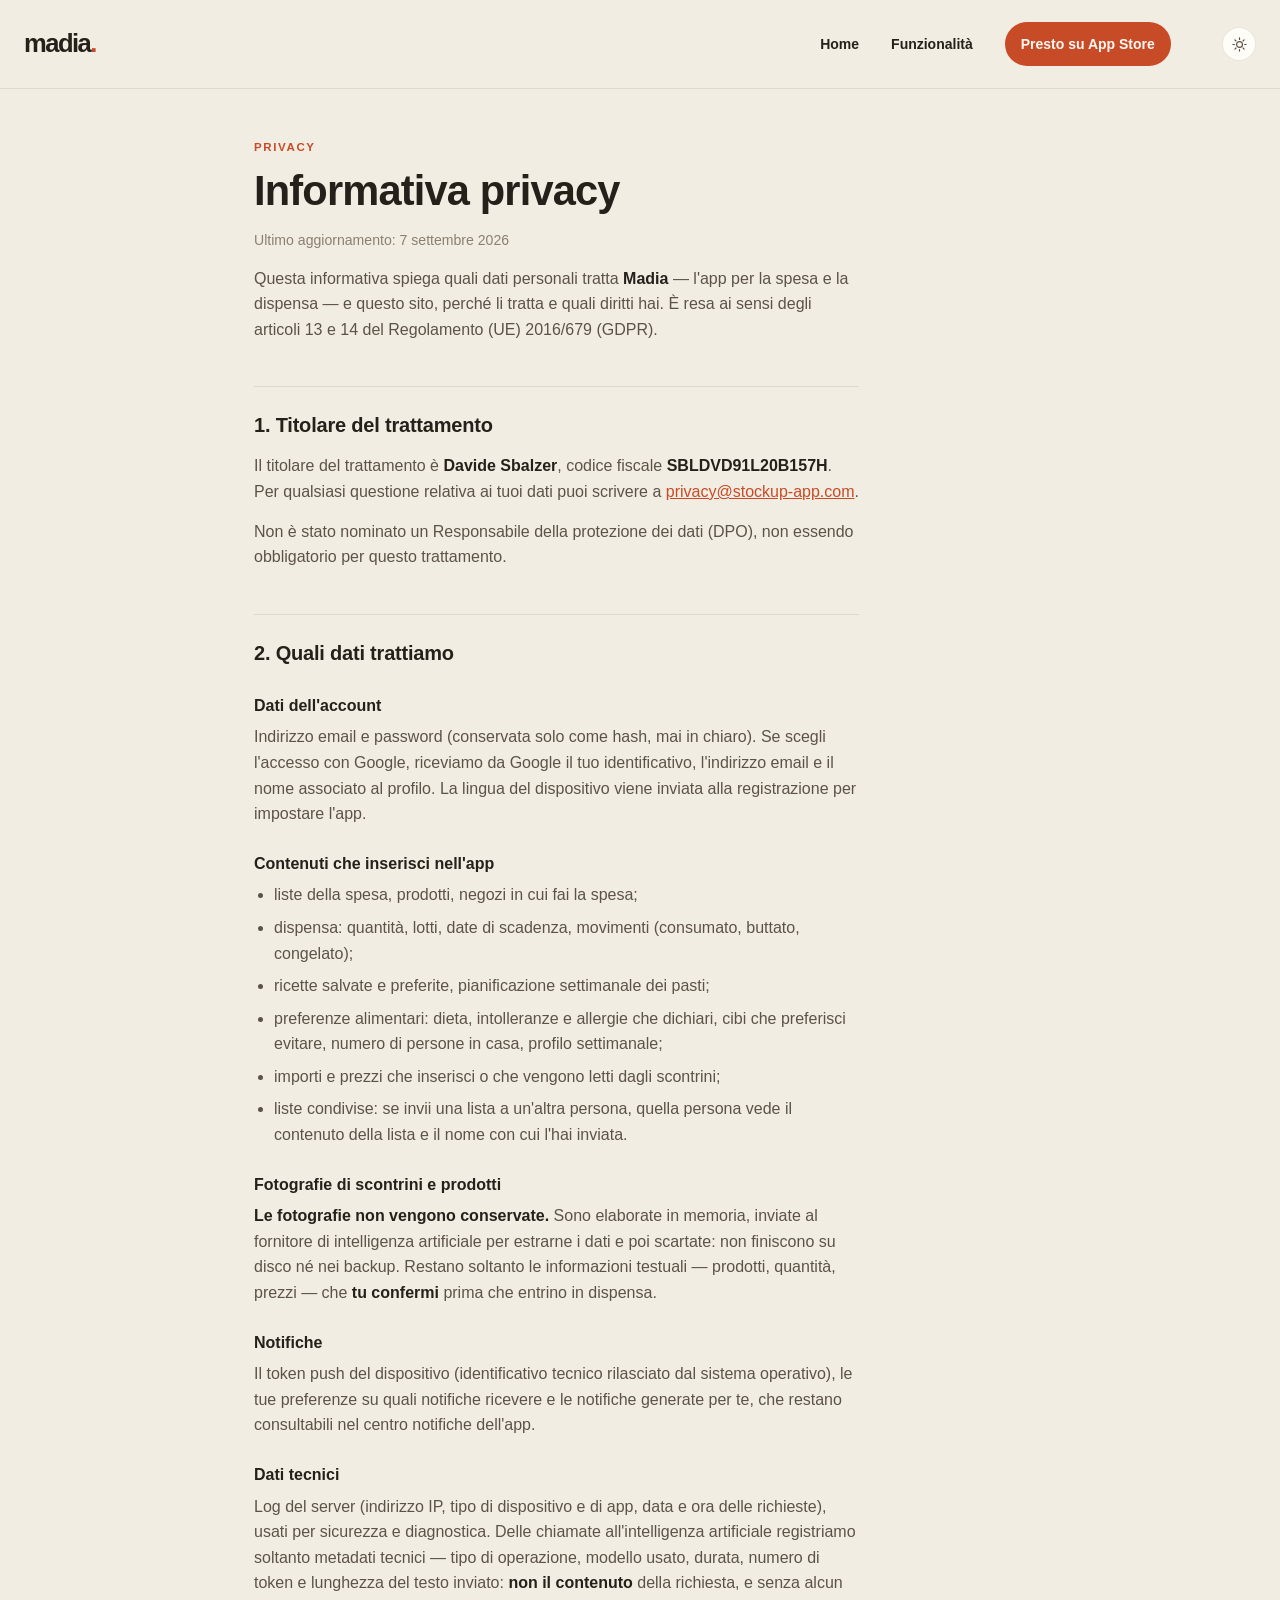
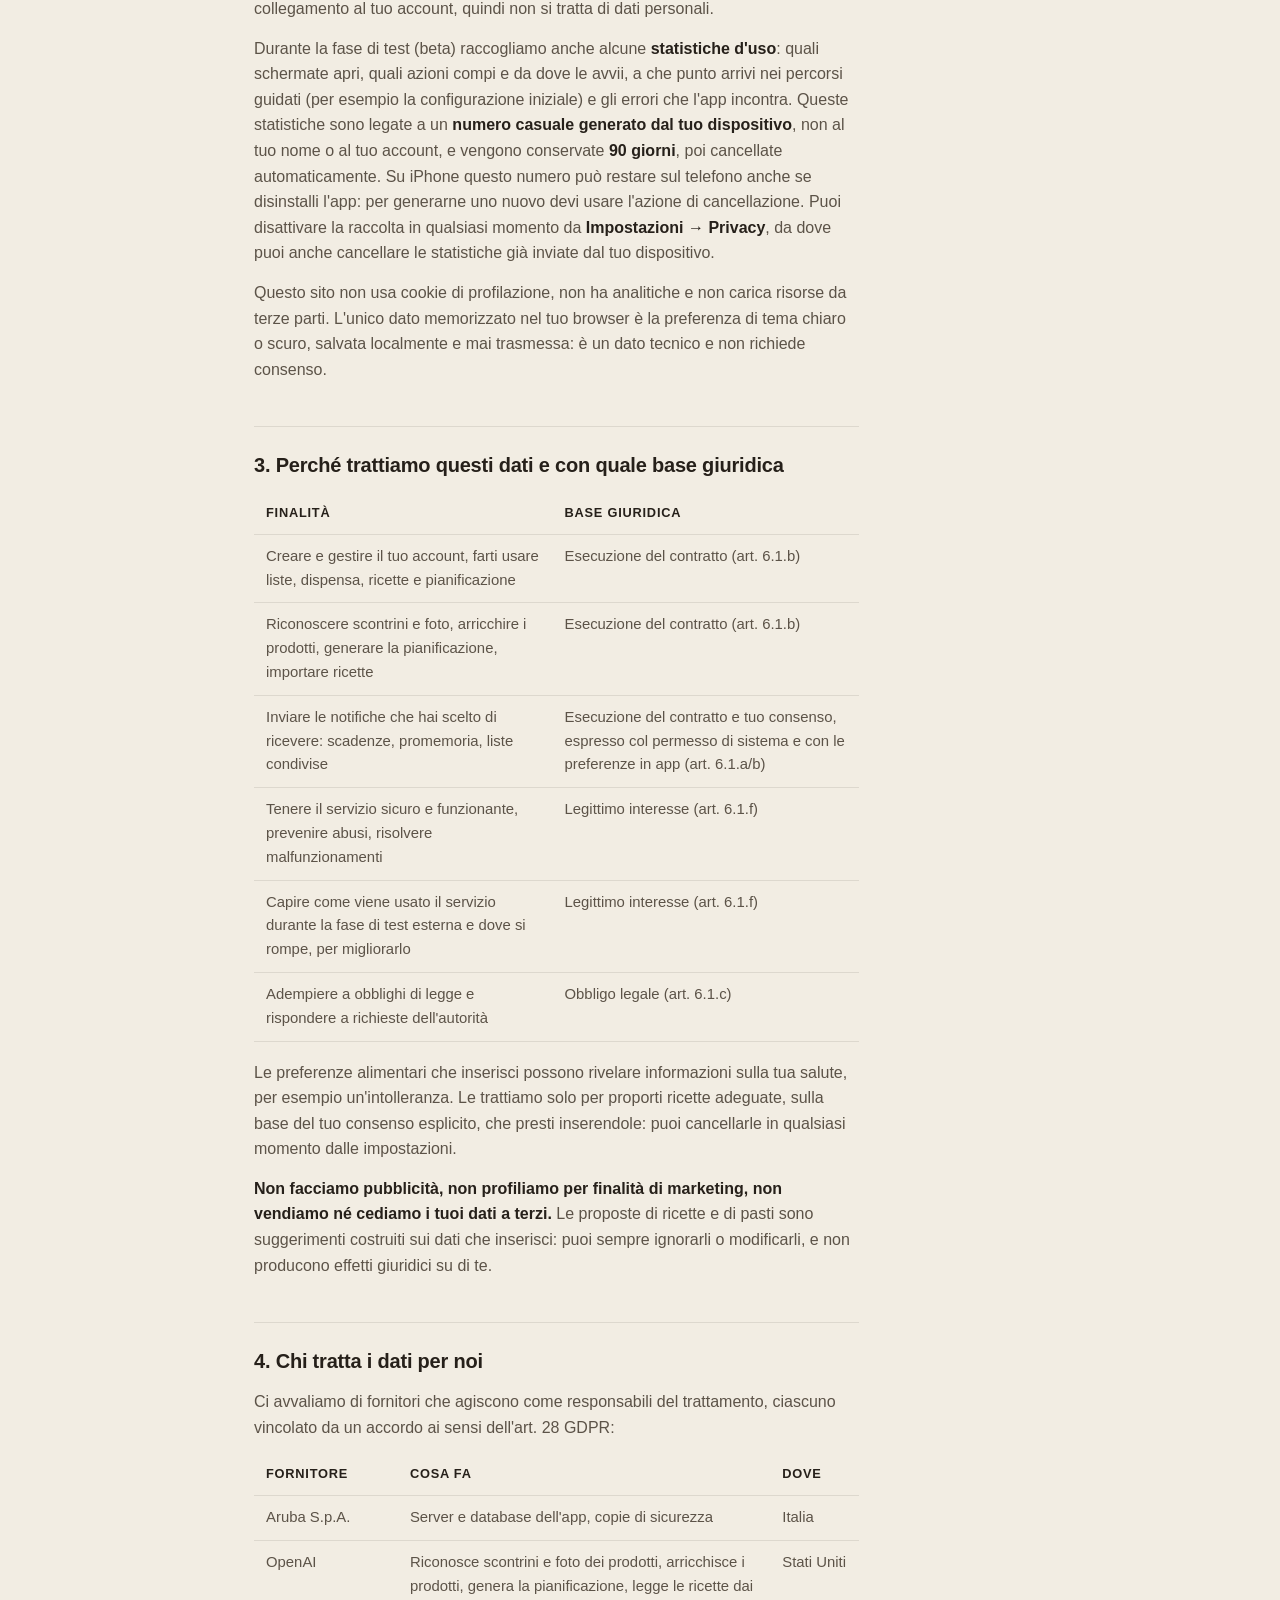
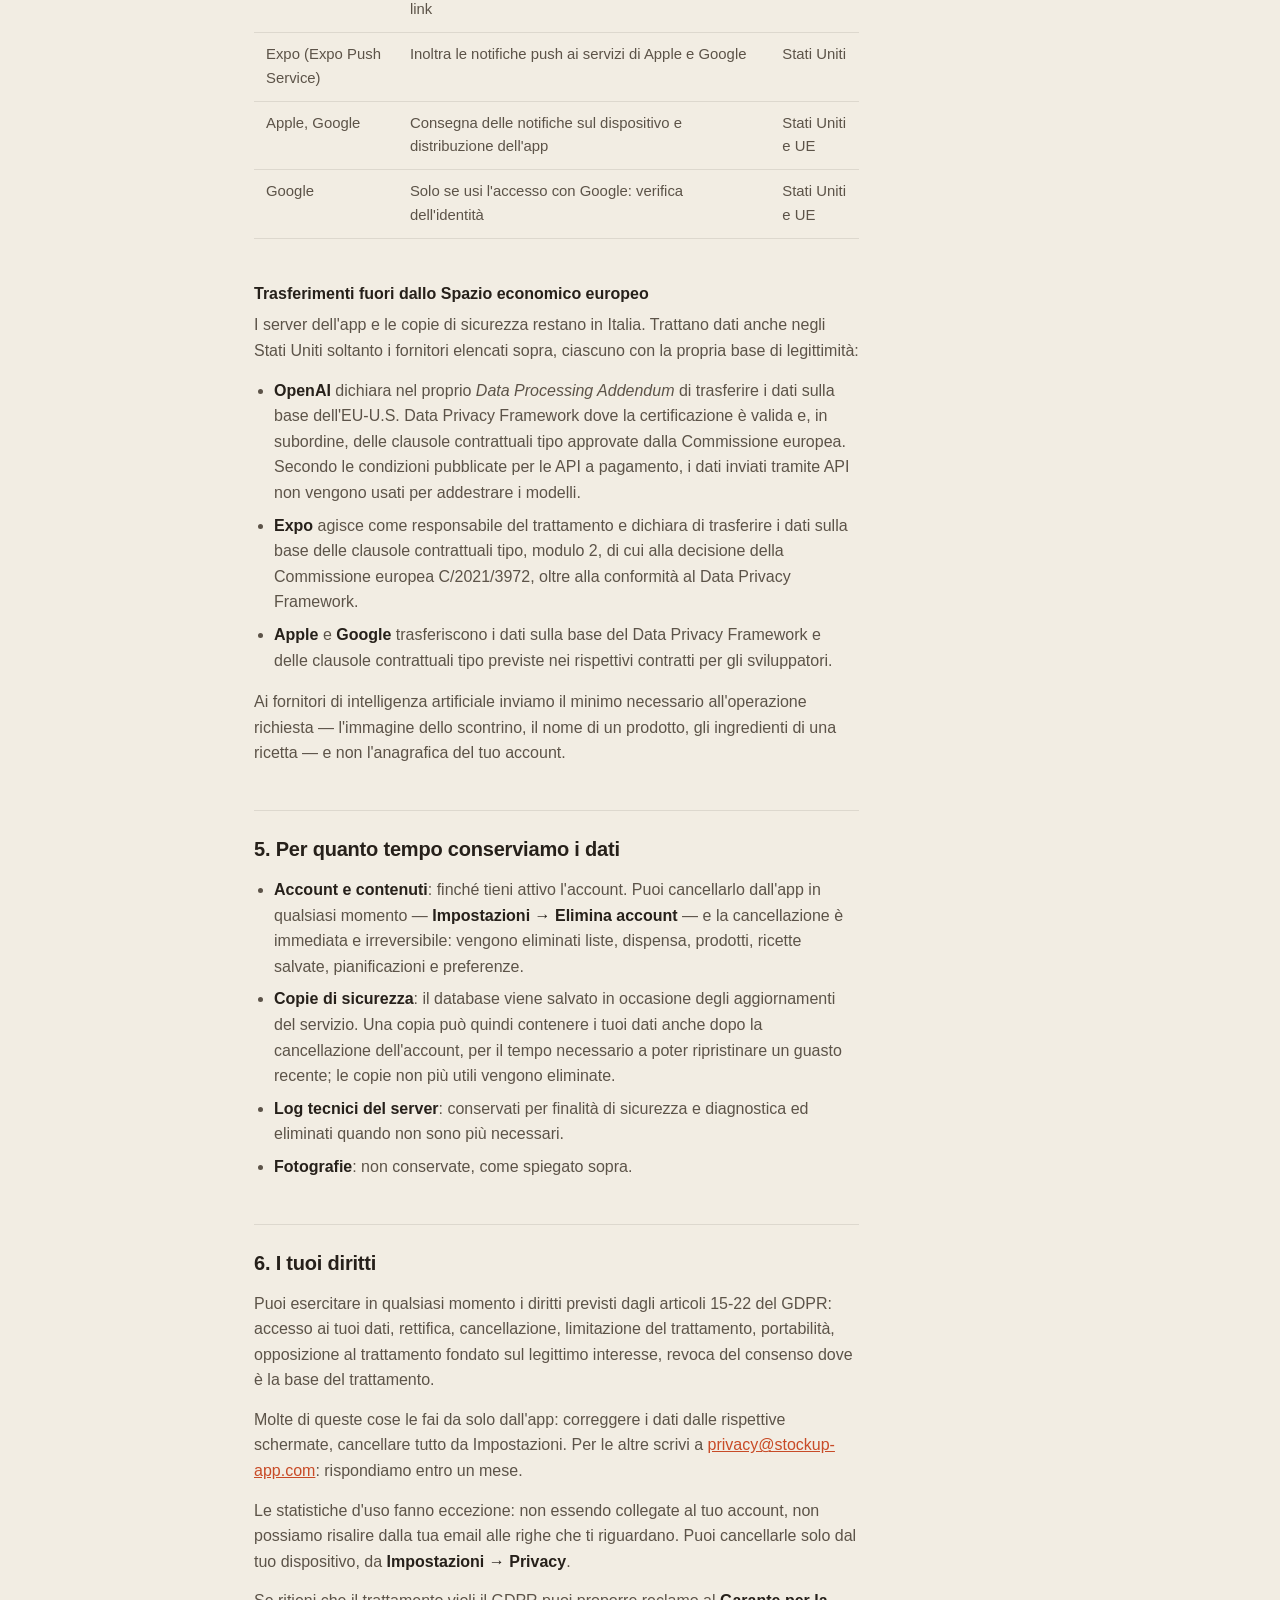
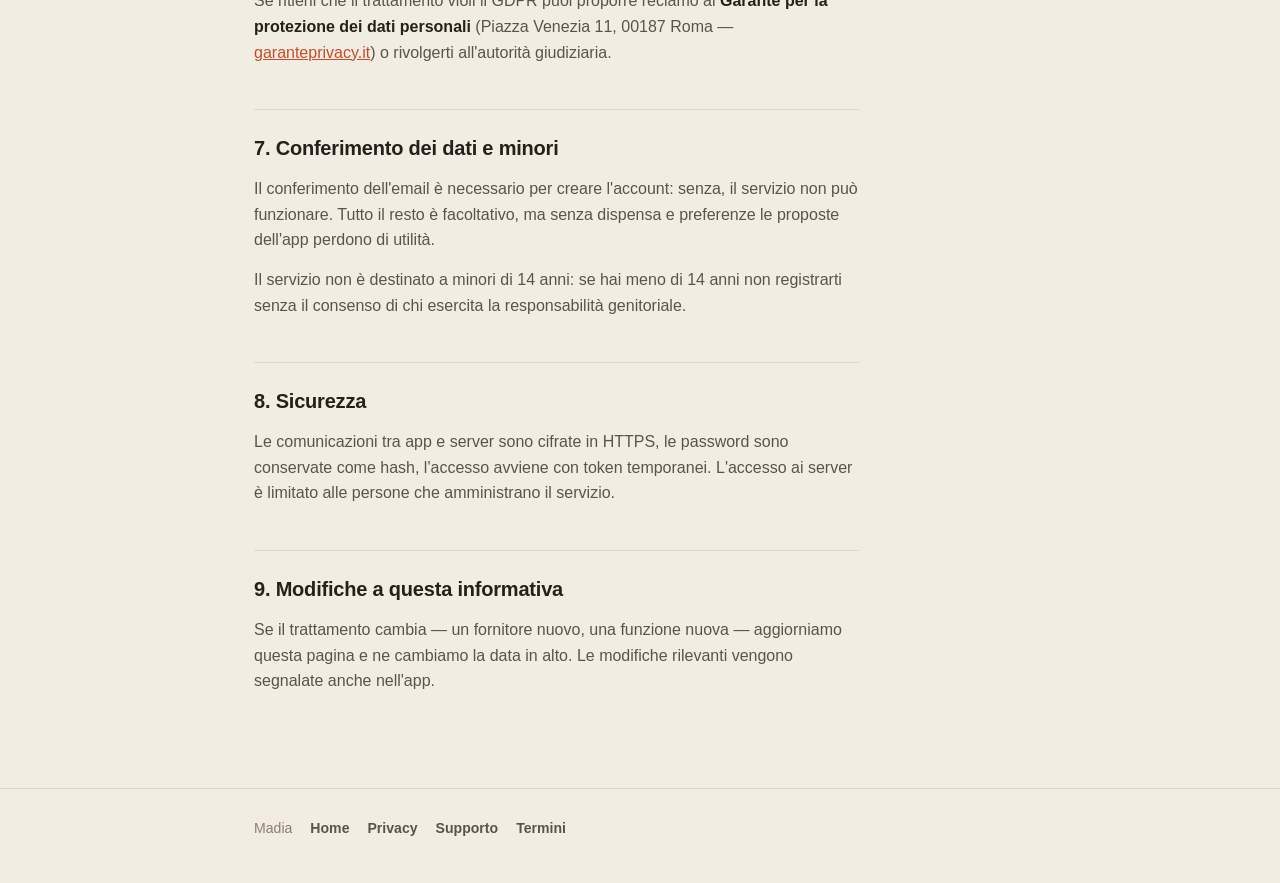
<file: privacy/index.html>
<!doctype html>
<html lang="it">
<head>
<meta charset="utf-8">
<meta name="viewport" content="width=device-width, initial-scale=1">
<title>Informativa privacy — Madia</title>
<meta name="description" content="Quali dati personali tratta Madia, perché, con chi e per quanto tempo. Diritti e contatti.">
<link rel="icon" href="../favicon.svg" type="image/svg+xml">
<link rel="apple-touch-icon" href="../img/apple-touch-icon.png">
<meta name="theme-color" content="#F2EDE3">
<link rel="canonical" href="https://sbalzerdavide.github.io/madia-web/privacy/">
<link rel="stylesheet" href="../assets/doc.css">
<script>
  (function () {
    try {
      if (localStorage.getItem("madia-theme") === "dark") {
        document.documentElement.setAttribute("data-ui", "dark");
      }
    } catch (e) {}
  })();
</script>
</head>
<body>

<header class="site">
  <div class="nav">
    <a class="brand" href="../" aria-label="Madia, torna alla pagina iniziale">madia<span>.</span></a>
    <nav class="site-nav" aria-label="Navigazione principale">
      <a href="../">Home</a>
      <a href="../funzionalita/">Funzionalità</a>
      <a class="header-cta" href="../#launch">Presto su App Store</a>
    </nav>
    <button class="theme-toggle" type="button" aria-pressed="false" aria-label="Attiva il tema scuro">
      <svg class="i-sun" viewBox="0 0 24 24" aria-hidden="true" focusable="false"><circle cx="12" cy="12" r="4.2"/><path d="M12 2.7v2.1M12 19.2v2.1M2.7 12h2.1M19.2 12h2.1M5.5 5.5l1.5 1.5M17 17l1.5 1.5M18.5 5.5L17 7M7 17l-1.5 1.5"/></svg>
      <svg class="i-moon" viewBox="0 0 24 24" aria-hidden="true" focusable="false"><path d="M20 14.3A8.3 8.3 0 0 1 9.7 4a8.4 8.4 0 1 0 10.3 10.3z"/></svg>
    </button>
  </div>
</header>

<main>
  <span class="eyebrow">Privacy</span>
  <h1>Informativa privacy</h1>
  <p class="meta">Ultimo aggiornamento: 7 settembre 2026</p>


  <div class="doc">

    <p>Questa informativa spiega quali dati personali tratta <b>Madia</b> — l'app per la spesa e la
    dispensa — e questo sito, perché li tratta e quali diritti hai. È resa ai sensi degli articoli 13
    e 14 del Regolamento (UE) 2016/679 (GDPR).</p>

    <h2>1. Titolare del trattamento</h2>
    <p>Il titolare del trattamento è <b>Davide Sbalzer</b>, codice fiscale
    <b>SBLDVD91L20B157H</b>.<br>
    Per qualsiasi questione relativa ai tuoi dati puoi scrivere a <a href="mailto:privacy@stockup-app.com">privacy@stockup-app.com</a>.</p>
    <p>Non è stato nominato un Responsabile della protezione dei dati (DPO), non essendo obbligatorio
    per questo trattamento.</p>

    <h2>2. Quali dati trattiamo</h2>
    <h3>Dati dell'account</h3>
    <p>Indirizzo email e password (conservata solo come hash, mai in chiaro). Se scegli l'accesso con
    Google, riceviamo da Google il tuo identificativo, l'indirizzo email e il nome associato al
    profilo. La lingua del dispositivo viene inviata alla registrazione per impostare l'app.</p>
    <h3>Contenuti che inserisci nell'app</h3>
    <ul>
      <li>liste della spesa, prodotti, negozi in cui fai la spesa;</li>
      <li>dispensa: quantità, lotti, date di scadenza, movimenti (consumato, buttato, congelato);</li>
      <li>ricette salvate e preferite, pianificazione settimanale dei pasti;</li>
      <li>preferenze alimentari: dieta, intolleranze e allergie che dichiari, cibi che preferisci
      evitare, numero di persone in casa, profilo settimanale;</li>
      <li>importi e prezzi che inserisci o che vengono letti dagli scontrini;</li>
      <li>liste condivise: se invii una lista a un'altra persona, quella persona vede il contenuto
      della lista e il nome con cui l'hai inviata.</li>
    </ul>
    <h3>Fotografie di scontrini e prodotti</h3>
    <p><b>Le fotografie non vengono conservate.</b> Sono elaborate in memoria, inviate al fornitore di
    intelligenza artificiale per estrarne i dati e poi scartate: non finiscono su disco né nei
    backup. Restano soltanto le informazioni testuali — prodotti, quantità, prezzi — che <b>tu
    confermi</b> prima che entrino in dispensa.</p>
    <h3>Notifiche</h3>
    <p>Il token push del dispositivo (identificativo tecnico rilasciato dal sistema operativo), le tue
    preferenze su quali notifiche ricevere e le notifiche generate per te, che restano consultabili
    nel centro notifiche dell'app.</p>
    <h3>Dati tecnici</h3>
    <p>Log del server (indirizzo IP, tipo di dispositivo e di app, data e ora delle richieste), usati
    per sicurezza e diagnostica. Delle chiamate all'intelligenza artificiale registriamo soltanto
    metadati tecnici — tipo di operazione, modello usato, durata, numero di token e lunghezza del
    testo inviato: <b>non il contenuto</b> della richiesta, e senza alcun collegamento al tuo
    account, quindi non si tratta di dati personali.</p>
    <p>Durante la fase di test (beta) raccogliamo anche alcune <b>statistiche d'uso</b>: quali
    schermate apri, quali azioni compi e da dove le avvii, a che punto arrivi nei percorsi guidati
    (per esempio la configurazione iniziale) e gli errori che l'app incontra. Queste statistiche sono
    legate a un <b>numero casuale generato dal tuo dispositivo</b>, non al tuo nome o al tuo account,
    e vengono conservate <b>90 giorni</b>, poi cancellate automaticamente. Su iPhone questo numero può
    restare sul telefono anche se disinstalli l'app: per generarne uno nuovo devi usare l'azione di
    cancellazione. Puoi disattivare la raccolta in qualsiasi momento da <b>Impostazioni → Privacy</b>,
    da dove puoi anche cancellare le statistiche già inviate dal tuo dispositivo.</p>
    <p>Questo sito non usa cookie di profilazione, non ha analitiche e non carica risorse da terze
    parti. L'unico dato memorizzato nel tuo browser è la preferenza di tema chiaro o scuro, salvata
    localmente e mai trasmessa: è un dato tecnico e non richiede consenso.</p>

    <h2>3. Perché trattiamo questi dati e con quale base giuridica</h2>
    <div class="table-wrap">
    <table>
      <thead><tr><th>Finalità</th><th>Base giuridica</th></tr></thead>
      <tbody>
        <tr><td>Creare e gestire il tuo account, farti usare liste, dispensa, ricette e pianificazione</td><td>Esecuzione del contratto (art. 6.1.b)</td></tr>
        <tr><td>Riconoscere scontrini e foto, arricchire i prodotti, generare la pianificazione, importare ricette</td><td>Esecuzione del contratto (art. 6.1.b)</td></tr>
        <tr><td>Inviare le notifiche che hai scelto di ricevere: scadenze, promemoria, liste condivise</td><td>Esecuzione del contratto e tuo consenso, espresso col permesso di sistema e con le preferenze in app (art. 6.1.a/b)</td></tr>
        <tr><td>Tenere il servizio sicuro e funzionante, prevenire abusi, risolvere malfunzionamenti</td><td>Legittimo interesse (art. 6.1.f)</td></tr>
        <tr><td>Capire come viene usato il servizio durante la fase di test esterna e dove si rompe, per migliorarlo</td><td>Legittimo interesse (art. 6.1.f)</td></tr>
        <tr><td>Adempiere a obblighi di legge e rispondere a richieste dell'autorità</td><td>Obbligo legale (art. 6.1.c)</td></tr>
      </tbody>
    </table>
    </div>
    <p>Le preferenze alimentari che inserisci possono rivelare informazioni sulla tua salute, per
    esempio un'intolleranza. Le trattiamo solo per proporti ricette adeguate, sulla base del tuo
    consenso esplicito, che presti inserendole: puoi cancellarle in qualsiasi momento dalle
    impostazioni.</p>
    <p><b>Non facciamo pubblicità, non profiliamo per finalità di marketing, non vendiamo né cediamo i
    tuoi dati a terzi.</b> Le proposte di ricette e di pasti sono suggerimenti costruiti sui dati che
    inserisci: puoi sempre ignorarli o modificarli, e non producono effetti giuridici su di te.</p>

    <h2>4. Chi tratta i dati per noi</h2>
    <p>Ci avvaliamo di fornitori che agiscono come responsabili del trattamento, ciascuno vincolato da
    un accordo ai sensi dell'art. 28 GDPR:</p>
    <div class="table-wrap">
    <table>
      <thead><tr><th>Fornitore</th><th>Cosa fa</th><th>Dove</th></tr></thead>
      <tbody>
        <tr><td>Aruba S.p.A.</td><td>Server e database dell'app, copie di sicurezza</td><td>Italia</td></tr>
        <tr><td>OpenAI</td><td>Riconosce scontrini e foto dei prodotti, arricchisce i prodotti, genera la pianificazione, legge le ricette dai link</td><td>Stati Uniti</td></tr>
        <tr><td>Expo (Expo Push Service)</td><td>Inoltra le notifiche push ai servizi di Apple e Google</td><td>Stati Uniti</td></tr>
        <tr><td>Apple, Google</td><td>Consegna delle notifiche sul dispositivo e distribuzione dell'app</td><td>Stati Uniti e UE</td></tr>
        <tr><td>Google</td><td>Solo se usi l'accesso con Google: verifica dell'identità</td><td>Stati Uniti e UE</td></tr>
      </tbody>
    </table>
    </div>
    <h3>Trasferimenti fuori dallo Spazio economico europeo</h3>
    <p>I server dell'app e le copie di sicurezza restano in Italia. Trattano dati anche negli Stati
    Uniti soltanto i fornitori elencati sopra, ciascuno con la propria base di legittimità:</p>
    <ul>
      <li><b>OpenAI</b> dichiara nel proprio <i>Data Processing Addendum</i> di trasferire i dati
      sulla base dell'EU-U.S. Data Privacy Framework dove la certificazione è valida e, in subordine,
      delle clausole contrattuali tipo approvate dalla Commissione europea. Secondo le condizioni
      pubblicate per le API a pagamento, i dati inviati tramite API non vengono usati per addestrare
      i modelli.</li>
      <li><b>Expo</b> agisce come responsabile del trattamento e dichiara di trasferire i dati sulla
      base delle clausole contrattuali tipo, modulo 2, di cui alla decisione della Commissione
      europea C/2021/3972, oltre alla conformità al Data Privacy Framework.</li>
      <li><b>Apple</b> e <b>Google</b> trasferiscono i dati sulla base del Data Privacy Framework e
      delle clausole contrattuali tipo previste nei rispettivi contratti per gli sviluppatori.</li>
    </ul>
    <p>Ai fornitori di intelligenza artificiale inviamo il minimo necessario all'operazione richiesta
    — l'immagine dello scontrino, il nome di un prodotto, gli ingredienti di una ricetta — e non
    l'anagrafica del tuo account.</p>

    <h2>5. Per quanto tempo conserviamo i dati</h2>
    <ul>
      <li><b>Account e contenuti</b>: finché tieni attivo l'account. Puoi cancellarlo dall'app in
      qualsiasi momento — <b>Impostazioni → Elimina account</b> — e la cancellazione è immediata e
      irreversibile: vengono eliminati liste, dispensa, prodotti, ricette salvate, pianificazioni e
      preferenze.</li>
      <li><b>Copie di sicurezza</b>: il database viene salvato in occasione degli aggiornamenti del
      servizio. Una copia può quindi contenere i tuoi dati anche dopo la cancellazione dell'account,
      per il tempo necessario a poter ripristinare un guasto recente; le copie non più utili vengono
      eliminate.</li>
      <li><b>Log tecnici del server</b>: conservati per finalità di sicurezza e diagnostica ed
      eliminati quando non sono più necessari.</li>
      <li><b>Fotografie</b>: non conservate, come spiegato sopra.</li>
    </ul>

    <h2>6. I tuoi diritti</h2>
    <p>Puoi esercitare in qualsiasi momento i diritti previsti dagli articoli 15-22 del GDPR: accesso
    ai tuoi dati, rettifica, cancellazione, limitazione del trattamento, portabilità, opposizione al
    trattamento fondato sul legittimo interesse, revoca del consenso dove è la base del
    trattamento.</p>
    <p>Molte di queste cose le fai da solo dall'app: correggere i dati dalle rispettive schermate,
    cancellare tutto da Impostazioni. Per le altre scrivi a <a href="mailto:privacy@stockup-app.com">privacy@stockup-app.com</a>: rispondiamo entro un mese.</p>
    <p>Le statistiche d'uso fanno eccezione: non essendo collegate al tuo account, non
    possiamo risalire dalla tua email alle righe che ti riguardano. Puoi cancellarle solo dal tuo
    dispositivo, da <b>Impostazioni → Privacy</b>.</p>
    <p>Se ritieni che il trattamento violi il GDPR puoi proporre reclamo al <b>Garante per la
    protezione dei dati personali</b> (Piazza Venezia 11, 00187 Roma —
    <a href="https://www.garanteprivacy.it" rel="noopener">garanteprivacy.it</a>) o rivolgerti
    all'autorità giudiziaria.</p>

    <h2>7. Conferimento dei dati e minori</h2>
    <p>Il conferimento dell'email è necessario per creare l'account: senza, il servizio non può
    funzionare. Tutto il resto è facoltativo, ma senza dispensa e preferenze le proposte dell'app
    perdono di utilità.</p>
    <p>Il servizio non è destinato a minori di 14 anni: se hai meno di 14 anni non registrarti senza
    il consenso di chi esercita la responsabilità genitoriale.</p>

    <h2>8. Sicurezza</h2>
    <p>Le comunicazioni tra app e server sono cifrate in HTTPS, le password sono conservate come hash,
    l'accesso avviene con token temporanei. L'accesso ai server è limitato alle persone che
    amministrano il servizio.</p>

    <h2>9. Modifiche a questa informativa</h2>
    <p>Se il trattamento cambia — un fornitore nuovo, una funzione nuova — aggiorniamo questa pagina e
    ne cambiamo la data in alto. Le modifiche rilevanti vengono segnalate anche nell'app.</p>
  </div>
</main>

<footer class="site">
  <div class="foot">
    <span>Madia</span>
    <a href="../">Home</a>
    <a href="../privacy/">Privacy</a>
    <a href="../supporto/">Supporto</a>
    <a href="../termini/">Termini</a>
  </div>
</footer>

<script src="../assets/theme.js" defer></script>
</body>
</html>
</file>
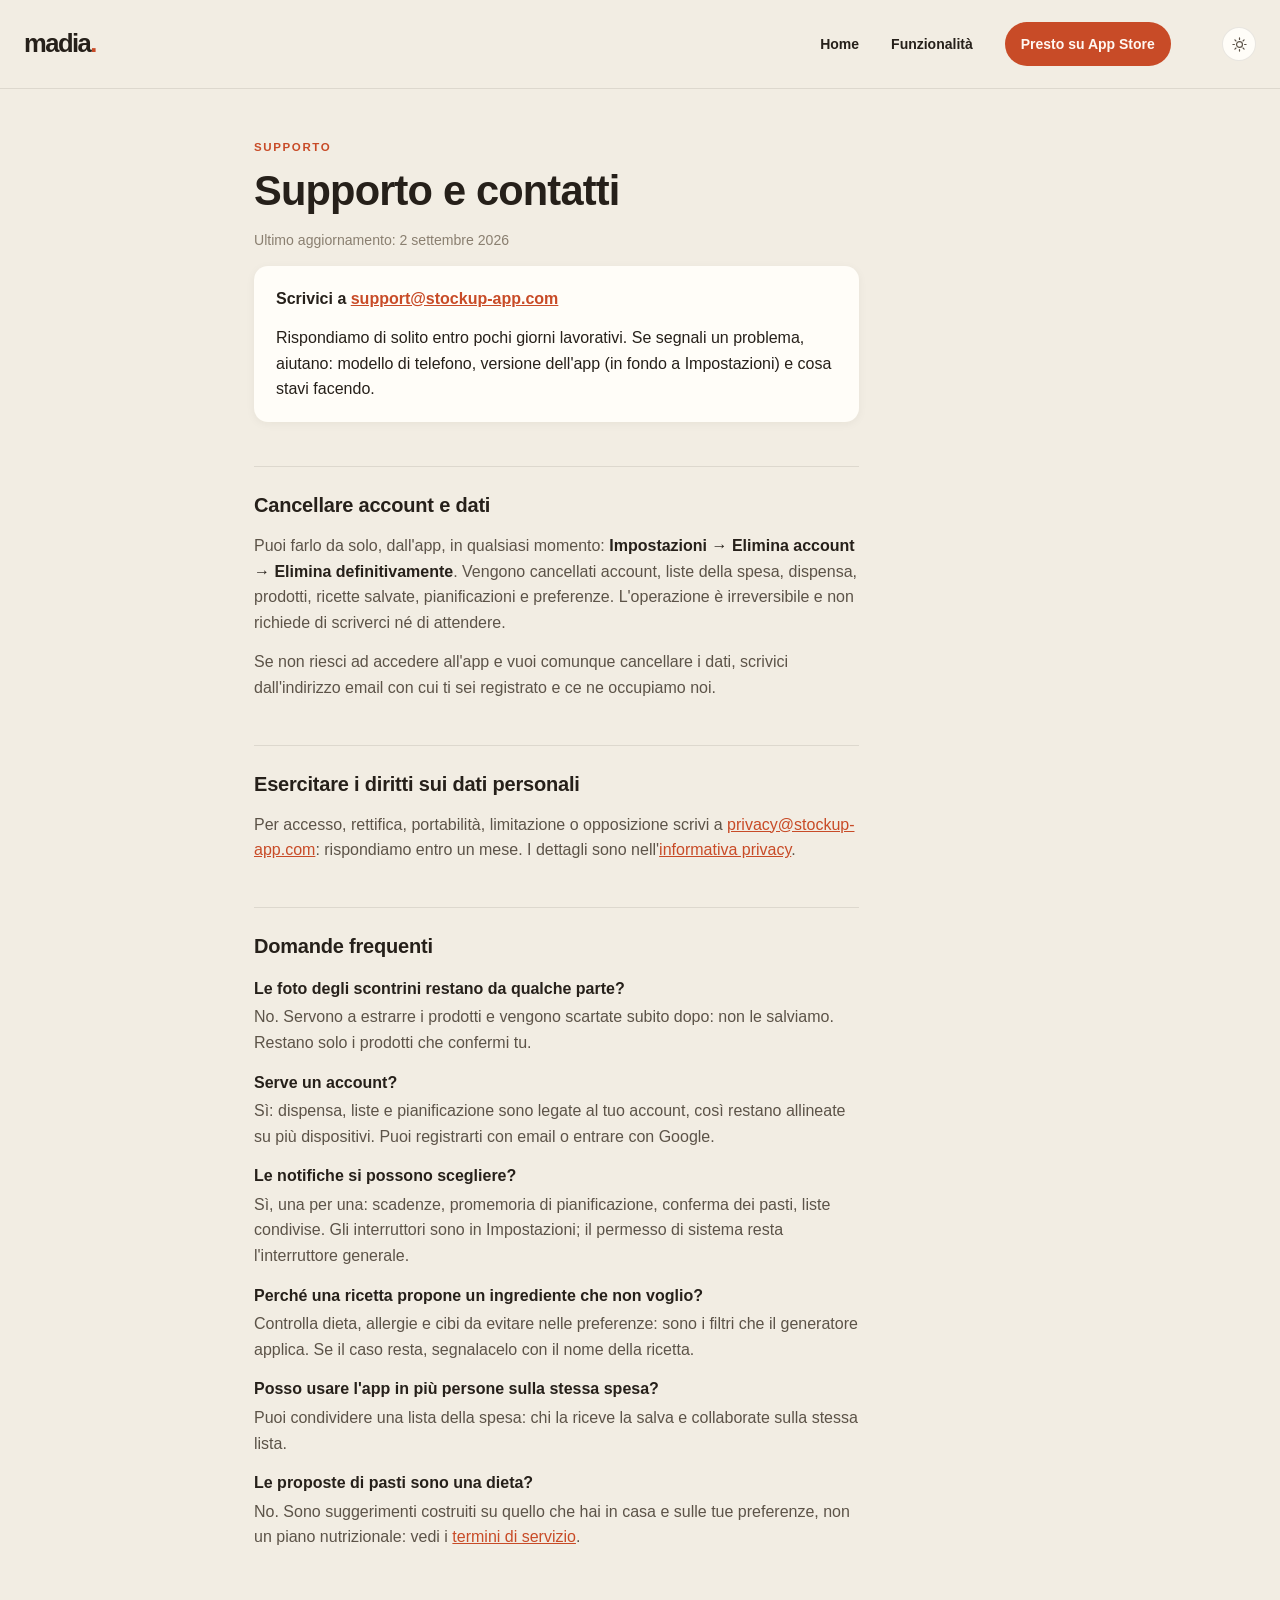
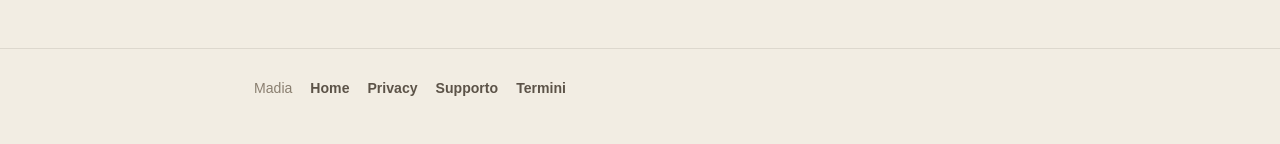
<file: supporto/index.html>
<!doctype html>
<html lang="it">
<head>
<meta charset="utf-8">
<meta name="viewport" content="width=device-width, initial-scale=1">
<title>Supporto — Madia</title>
<meta name="description" content="Come contattare l'assistenza di Madia, come cancellare account e dati, domande frequenti.">
<link rel="icon" href="../favicon.svg" type="image/svg+xml">
<link rel="apple-touch-icon" href="../img/apple-touch-icon.png">
<meta name="theme-color" content="#F2EDE3">
<link rel="canonical" href="https://sbalzerdavide.github.io/madia-web/supporto/">
<link rel="stylesheet" href="../assets/doc.css">
<script>
  (function () {
    try {
      if (localStorage.getItem("madia-theme") === "dark") {
        document.documentElement.setAttribute("data-ui", "dark");
      }
    } catch (e) {}
  })();
</script>
</head>
<body>

<header class="site">
  <div class="nav">
    <a class="brand" href="../" aria-label="Madia, torna alla pagina iniziale">madia<span>.</span></a>
    <nav class="site-nav" aria-label="Navigazione principale">
      <a href="../">Home</a>
      <a href="../funzionalita/">Funzionalità</a>
      <a class="header-cta" href="../#launch">Presto su App Store</a>
    </nav>
    <button class="theme-toggle" type="button" aria-pressed="false" aria-label="Attiva il tema scuro">
      <svg class="i-sun" viewBox="0 0 24 24" aria-hidden="true" focusable="false"><circle cx="12" cy="12" r="4.2"/><path d="M12 2.7v2.1M12 19.2v2.1M2.7 12h2.1M19.2 12h2.1M5.5 5.5l1.5 1.5M17 17l1.5 1.5M18.5 5.5L17 7M7 17l-1.5 1.5"/></svg>
      <svg class="i-moon" viewBox="0 0 24 24" aria-hidden="true" focusable="false"><path d="M20 14.3A8.3 8.3 0 0 1 9.7 4a8.4 8.4 0 1 0 10.3 10.3z"/></svg>
    </button>
  </div>
</header>

<main>
  <span class="eyebrow">Supporto</span>
  <h1>Supporto e contatti</h1>
  <p class="meta">Ultimo aggiornamento: 2 settembre 2026</p>


  <div class="doc">

    <div class="callout">
      <p><b>Scrivici a <a href="mailto:support@stockup-app.com">support@stockup-app.com</a></b></p>
      <p>Rispondiamo di solito entro pochi giorni lavorativi. Se
      segnali un problema, aiutano: modello di telefono, versione dell'app (in fondo a Impostazioni) e
      cosa stavi facendo.</p>
    </div>

    <h2>Cancellare account e dati</h2>
    <p>Puoi farlo da solo, dall'app, in qualsiasi momento: <b>Impostazioni → Elimina account →
    Elimina definitivamente</b>. Vengono cancellati account, liste della spesa, dispensa, prodotti,
    ricette salvate, pianificazioni e preferenze. L'operazione è irreversibile e non richiede di
    scriverci né di attendere.</p>
    <p>Se non riesci ad accedere all'app e vuoi comunque cancellare i dati, scrivici dall'indirizzo
    email con cui ti sei registrato e ce ne occupiamo noi.</p>

    <h2>Esercitare i diritti sui dati personali</h2>
    <p>Per accesso, rettifica, portabilità, limitazione o opposizione scrivi a <a href="mailto:privacy@stockup-app.com">privacy@stockup-app.com</a>: rispondiamo
    entro un mese. I dettagli sono nell'<a href="../privacy/">informativa privacy</a>.</p>

    <h2>Domande frequenti</h2>
    <dl>
      <dt>Le foto degli scontrini restano da qualche parte?</dt>
      <dd>No. Servono a estrarre i prodotti e vengono scartate subito dopo: non le salviamo. Restano
      solo i prodotti che confermi tu.</dd>

      <dt>Serve un account?</dt>
      <dd>Sì: dispensa, liste e pianificazione sono legate al tuo account, così restano allineate su
      più dispositivi. Puoi registrarti con email o entrare con Google.</dd>

      <dt>Le notifiche si possono scegliere?</dt>
      <dd>Sì, una per una: scadenze, promemoria di pianificazione, conferma dei pasti, liste
      condivise. Gli interruttori sono in Impostazioni; il permesso di sistema resta l'interruttore
      generale.</dd>

      <dt>Perché una ricetta propone un ingrediente che non voglio?</dt>
      <dd>Controlla dieta, allergie e cibi da evitare nelle preferenze: sono i filtri che il
      generatore applica. Se il caso resta, segnalacelo con il nome della ricetta.</dd>

      <dt>Posso usare l'app in più persone sulla stessa spesa?</dt>
      <dd>Puoi condividere una lista della spesa: chi la riceve la salva e collaborate sulla stessa
      lista.</dd>

      <dt>Le proposte di pasti sono una dieta?</dt>
      <dd>No. Sono suggerimenti costruiti su quello che hai in casa e sulle tue preferenze, non un
      piano nutrizionale: vedi i <a href="../termini/">termini di servizio</a>.</dd>
    </dl>
  </div>
</main>

<footer class="site">
  <div class="foot">
    <span>Madia</span>
    <a href="../">Home</a>
    <a href="../privacy/">Privacy</a>
    <a href="../supporto/">Supporto</a>
    <a href="../termini/">Termini</a>
  </div>
</footer>

<script src="../assets/theme.js" defer></script>
</body>
</html>
</file>
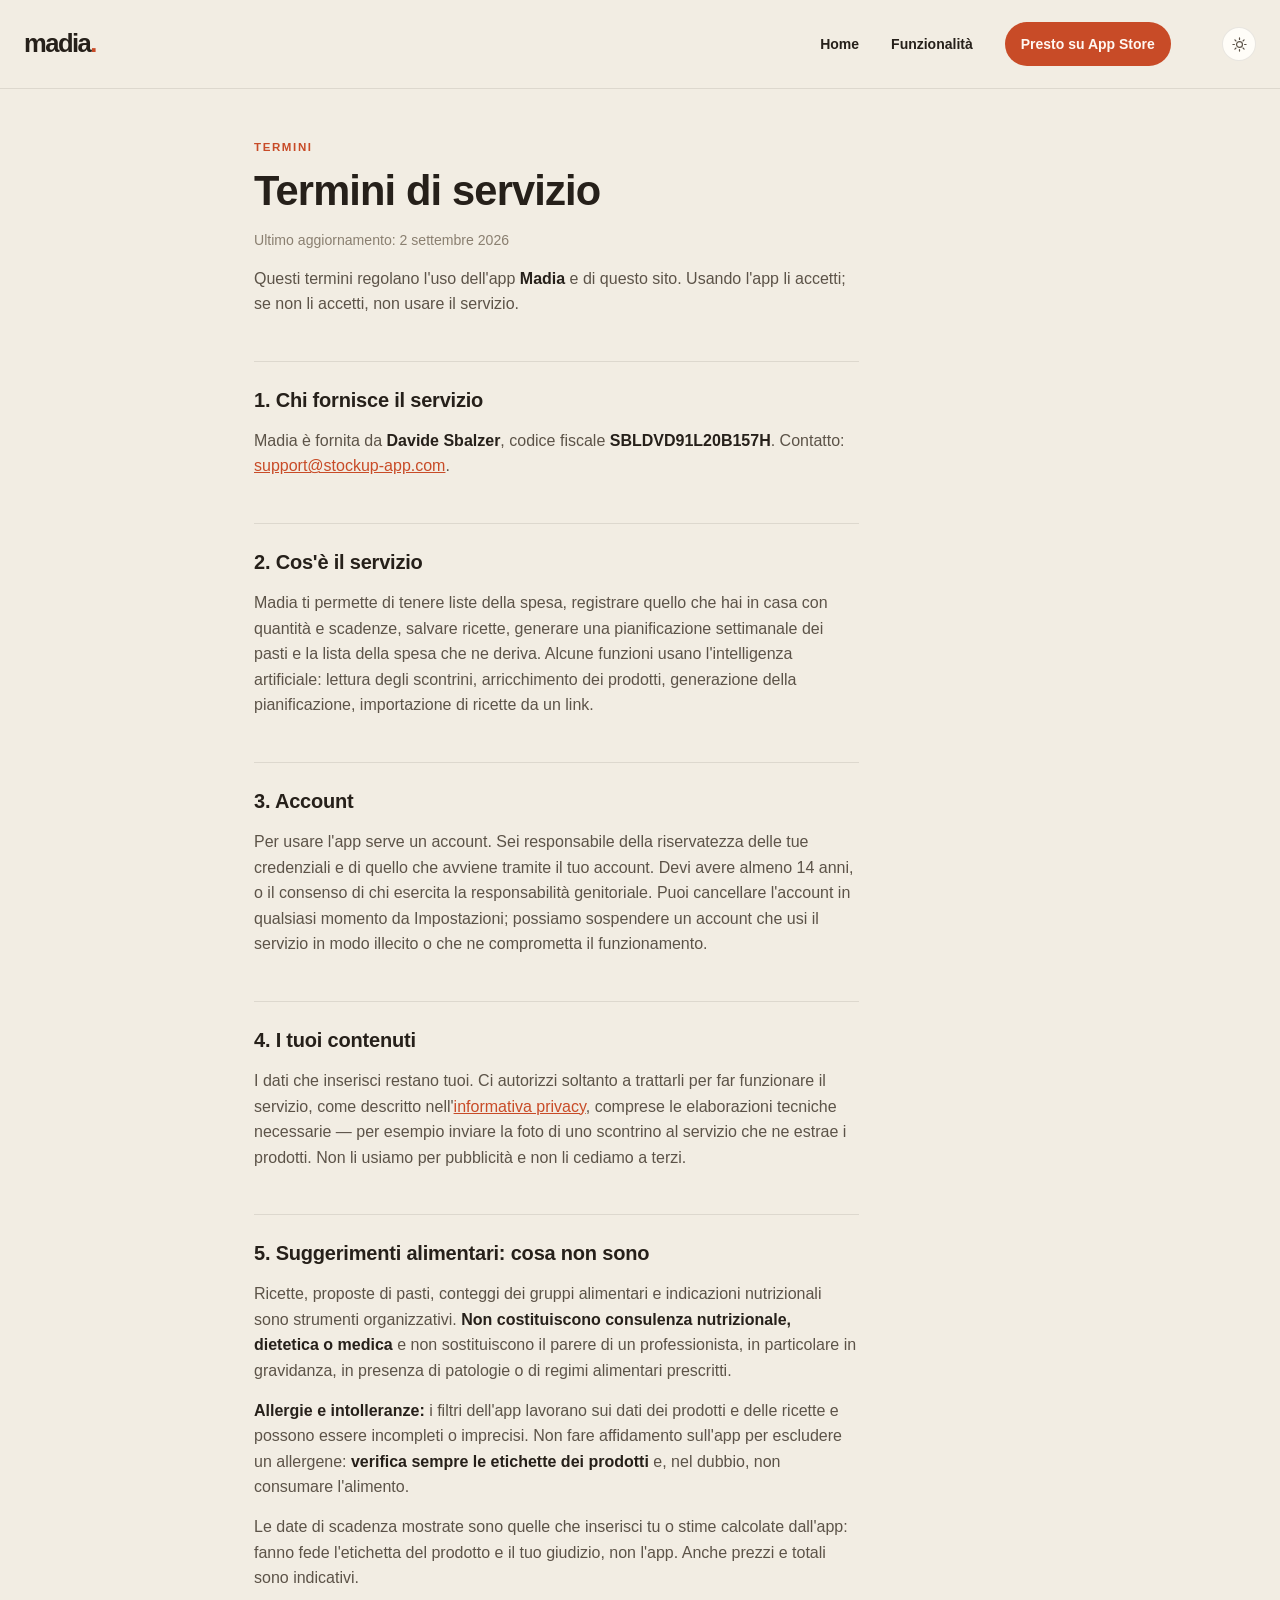
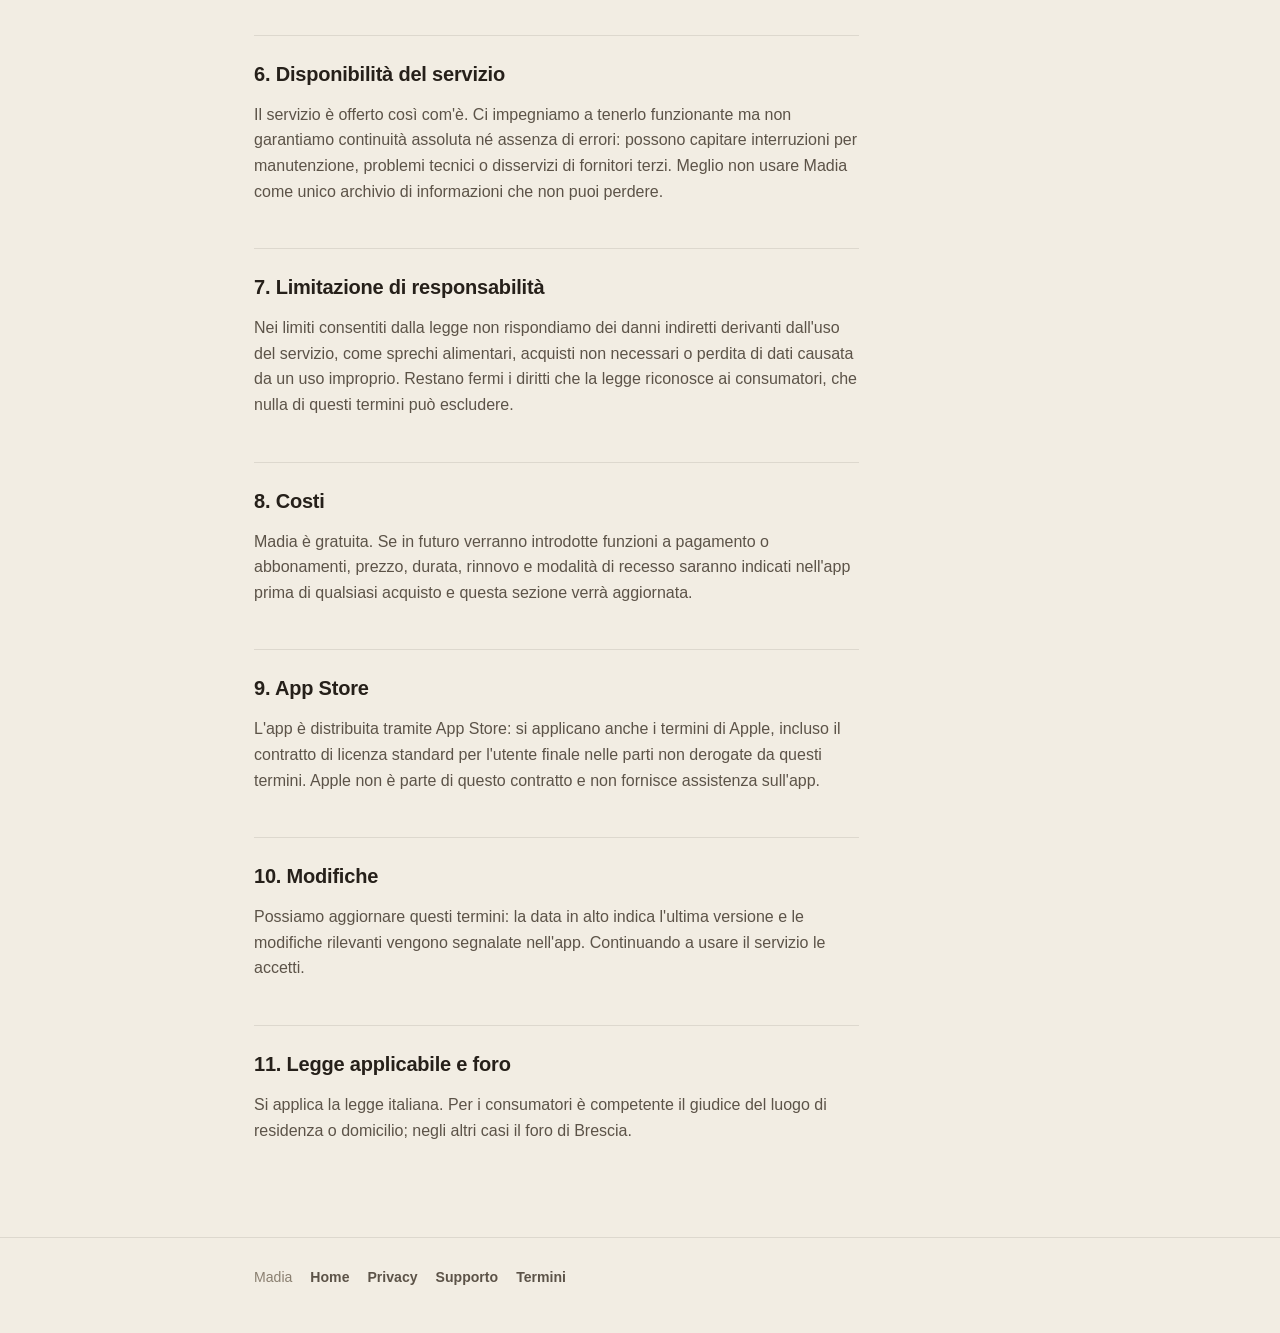
<file: termini/index.html>
<!doctype html>
<html lang="it">
<head>
<meta charset="utf-8">
<meta name="viewport" content="width=device-width, initial-scale=1">
<title>Termini di servizio — Madia</title>
<meta name="description" content="Termini e condizioni d'uso dell'app Madia e di questo sito.">
<link rel="icon" href="../favicon.svg" type="image/svg+xml">
<link rel="apple-touch-icon" href="../img/apple-touch-icon.png">
<meta name="theme-color" content="#F2EDE3">
<link rel="canonical" href="https://sbalzerdavide.github.io/madia-web/termini/">
<link rel="stylesheet" href="../assets/doc.css">
<script>
  (function () {
    try {
      if (localStorage.getItem("madia-theme") === "dark") {
        document.documentElement.setAttribute("data-ui", "dark");
      }
    } catch (e) {}
  })();
</script>
</head>
<body>

<header class="site">
  <div class="nav">
    <a class="brand" href="../" aria-label="Madia, torna alla pagina iniziale">madia<span>.</span></a>
    <nav class="site-nav" aria-label="Navigazione principale">
      <a href="../">Home</a>
      <a href="../funzionalita/">Funzionalità</a>
      <a class="header-cta" href="../#launch">Presto su App Store</a>
    </nav>
    <button class="theme-toggle" type="button" aria-pressed="false" aria-label="Attiva il tema scuro">
      <svg class="i-sun" viewBox="0 0 24 24" aria-hidden="true" focusable="false"><circle cx="12" cy="12" r="4.2"/><path d="M12 2.7v2.1M12 19.2v2.1M2.7 12h2.1M19.2 12h2.1M5.5 5.5l1.5 1.5M17 17l1.5 1.5M18.5 5.5L17 7M7 17l-1.5 1.5"/></svg>
      <svg class="i-moon" viewBox="0 0 24 24" aria-hidden="true" focusable="false"><path d="M20 14.3A8.3 8.3 0 0 1 9.7 4a8.4 8.4 0 1 0 10.3 10.3z"/></svg>
    </button>
  </div>
</header>

<main>
  <span class="eyebrow">Termini</span>
  <h1>Termini di servizio</h1>
  <p class="meta">Ultimo aggiornamento: 2 settembre 2026</p>


  <div class="doc">

    <p>Questi termini regolano l'uso dell'app <b>Madia</b> e di questo sito. Usando l'app li accetti;
    se non li accetti, non usare il servizio.</p>

    <h2>1. Chi fornisce il servizio</h2>
    <p>Madia è fornita da <b>Davide Sbalzer</b>, codice fiscale <b>SBLDVD91L20B157H</b>.
    Contatto: <a href="mailto:support@stockup-app.com">support@stockup-app.com</a>.</p>

    <h2>2. Cos'è il servizio</h2>
    <p>Madia ti permette di tenere liste della spesa, registrare quello che hai in casa con quantità e
    scadenze, salvare ricette, generare una pianificazione settimanale dei pasti e la lista della
    spesa che ne deriva. Alcune funzioni usano l'intelligenza artificiale: lettura degli scontrini,
    arricchimento dei prodotti, generazione della pianificazione, importazione di ricette da un
    link.</p>

    <h2>3. Account</h2>
    <p>Per usare l'app serve un account. Sei responsabile della riservatezza delle tue credenziali e
    di quello che avviene tramite il tuo account. Devi avere almeno 14 anni, o il consenso di chi
    esercita la responsabilità genitoriale. Puoi cancellare l'account in qualsiasi momento da
    Impostazioni; possiamo sospendere un account che usi il servizio in modo illecito o che ne
    comprometta il funzionamento.</p>

    <h2>4. I tuoi contenuti</h2>
    <p>I dati che inserisci restano tuoi. Ci autorizzi soltanto a trattarli per far funzionare il
    servizio, come descritto nell'<a href="../privacy/">informativa privacy</a>, comprese le
    elaborazioni tecniche necessarie — per esempio inviare la foto di uno scontrino al servizio che ne
    estrae i prodotti. Non li usiamo per pubblicità e non li cediamo a terzi.</p>

    <h2>5. Suggerimenti alimentari: cosa non sono</h2>
    <p>Ricette, proposte di pasti, conteggi dei gruppi alimentari e indicazioni nutrizionali sono
    strumenti organizzativi. <b>Non costituiscono consulenza nutrizionale, dietetica o medica</b> e non
    sostituiscono il parere di un professionista, in particolare in gravidanza, in presenza di
    patologie o di regimi alimentari prescritti.</p>
    <p><b>Allergie e intolleranze:</b> i filtri dell'app lavorano sui dati dei prodotti e delle ricette
    e possono essere incompleti o imprecisi. Non fare affidamento sull'app per escludere un allergene:
    <b>verifica sempre le etichette dei prodotti</b> e, nel dubbio, non consumare l'alimento.</p>
    <p>Le date di scadenza mostrate sono quelle che inserisci tu o stime calcolate dall'app: fanno fede
    l'etichetta del prodotto e il tuo giudizio, non l'app. Anche prezzi e totali sono indicativi.</p>

    <h2>6. Disponibilità del servizio</h2>
    <p>Il servizio è offerto così com'è. Ci impegniamo a tenerlo funzionante ma non garantiamo
    continuità assoluta né assenza di errori: possono capitare interruzioni per manutenzione, problemi
    tecnici o disservizi di fornitori terzi. Meglio non usare Madia come unico archivio di
    informazioni che non puoi perdere.</p>

    <h2>7. Limitazione di responsabilità</h2>
    <p>Nei limiti consentiti dalla legge non rispondiamo dei danni indiretti derivanti dall'uso del
    servizio, come sprechi alimentari, acquisti non necessari o perdita di dati causata da un uso
    improprio. Restano fermi i diritti che la legge riconosce ai consumatori, che nulla di questi
    termini può escludere.</p>

    <h2>8. Costi</h2>
    <p>Madia è gratuita. Se in futuro verranno introdotte funzioni a pagamento o abbonamenti,
    prezzo, durata, rinnovo e modalità di recesso saranno indicati nell'app prima di qualsiasi
    acquisto e questa sezione verrà aggiornata.</p>

    <h2>9. App Store</h2>
    <p>L'app è distribuita tramite App Store: si applicano anche i termini di Apple, incluso il
    contratto di licenza standard per l'utente finale nelle parti non derogate da questi termini.
    Apple non è parte di questo contratto e non fornisce assistenza sull'app.</p>

    <h2>10. Modifiche</h2>
    <p>Possiamo aggiornare questi termini: la data in alto indica l'ultima versione e le modifiche
    rilevanti vengono segnalate nell'app. Continuando a usare il servizio le accetti.</p>

    <h2>11. Legge applicabile e foro</h2>
    <p>Si applica la legge italiana. Per i consumatori è competente il giudice del luogo di residenza
    o domicilio; negli altri casi il foro di Brescia.</p>
  </div>
</main>

<footer class="site">
  <div class="foot">
    <span>Madia</span>
    <a href="../">Home</a>
    <a href="../privacy/">Privacy</a>
    <a href="../supporto/">Supporto</a>
    <a href="../termini/">Termini</a>
  </div>
</footer>

<script src="../assets/theme.js" defer></script>
</body>
</html>
</file>
<file: assets/doc.css>
/* Stile delle pagine di documento (privacy, supporto, termini).
   Gli stessi token della vetrina: tema chiaro di default, scuro solo con
   data-ui="dark" scritto dal pulsante nell'header. */
:root {
  color-scheme: light;
  --bg: #F2EDE3;
  --bg-deep: #EAE3D5;
  --surface: #FFFDF8;
  --surface-2: #F0E9DC;
  --ink: #26201A;
  --ink-2: #5C5348;
  --muted: #8A7F70;
  --line: rgba(38, 32, 26, 0.10);
  --accent: #C84B27;
  --accent-soft: rgba(200, 75, 39, 0.10);
  --accent-ink: #FFF8F2;
  --green: #5F7F44;
  --amber: #D29032;
  --amber-soft: rgba(210, 144, 50, 0.16);
  --shadow-card: 0 2px 10px rgba(38, 32, 26, 0.05);
  --radius: 14px;
}
:root[data-ui="dark"] {
  color-scheme: dark;
  --bg: #1E1813;
  --bg-deep: #17120E;
  --surface: #292219;
  --surface-2: #322A20;
  --ink: #F2EADD;
  --ink-2: #C4B8A6;
  --muted: #97897A;
  --line: rgba(242, 234, 221, 0.10);
  --accent: #E0693F;
  --accent-soft: rgba(224, 105, 63, 0.14);
  --accent-ink: #FFF4EC;
  --green: #8FB56A;
  --amber: #DFA84E;
  --amber-soft: rgba(223, 168, 78, 0.16);
  --shadow-card: 0 2px 10px rgba(0, 0, 0, 0.30);
}

* { box-sizing: border-box; }
img { max-width: 100%; }
html { -webkit-text-size-adjust: 100%; }
body {
  margin: 0;
  background: var(--bg);
  color: var(--ink);
  font-family: -apple-system, BlinkMacSystemFont, "SF Pro Text", Roboto, "Segoe UI", "Helvetica Neue", sans-serif;
  line-height: 1.6;
  -webkit-font-smoothing: antialiased;
}
a { color: var(--accent); }
a:focus-visible, button:focus-visible { outline: 2px solid var(--accent); outline-offset: 3px; border-radius: 6px; }

/* header condiviso con la vetrina */
header.site { position: sticky; top: 0; z-index: 20; border-bottom: 1px solid var(--line); background: var(--bg); }
.nav {
  display: grid;
  grid-template-areas: "brand theme" "links links";
  grid-template-columns: 1fr auto;
  align-items: center;
  gap: 10px 20px;
  max-width: 96rem;
  margin: 0 auto;
  padding: 12px 24px;
}
.brand {
  grid-area: brand;
  justify-self: start;
  color: var(--ink);
  font-size: 1.6rem;
  font-weight: 900;
  letter-spacing: -0.06em;
  line-height: 1;
  text-decoration: none;
}
.brand span { color: var(--accent); }
.site-nav {
  grid-area: links;
  display: flex;
  align-items: center;
  gap: clamp(16px, 3vw, 32px);
  overflow-x: auto;
  padding-bottom: 4px;
  scrollbar-width: none;
  white-space: nowrap;
}
.site-nav::-webkit-scrollbar { display: none; }
.site-nav a {
  display: inline-flex;
  flex: 0 0 auto;
  min-height: 44px;
  align-items: center;
  color: var(--ink);
  font-size: 0.875rem;
  font-weight: 700;
  text-decoration: none;
}
.site-nav a:hover { color: var(--accent); }
.site-nav .header-cta {
  padding: 0 16px;
  border-radius: 999px;
  background: var(--accent);
  color: var(--accent-ink);
  font-weight: 800;
}
.site-nav .header-cta:hover { background: var(--ink); color: var(--accent-ink); }
.theme-toggle {
  grid-area: theme;
  flex: none; width: 34px; height: 34px; border-radius: 999px; padding: 0;
  background: var(--surface); border: 1px solid var(--line); color: var(--ink-2);
  display: grid; place-items: center; cursor: pointer;
}
.theme-toggle:hover { border-color: var(--accent); color: var(--accent); }
.theme-toggle svg { width: 17px; height: 17px; fill: none; stroke: currentColor; stroke-width: 1.7; stroke-linecap: round; }
.theme-toggle .i-moon { display: none; }
:root[data-ui="dark"] .theme-toggle .i-sun { display: none; }
:root[data-ui="dark"] .theme-toggle .i-moon { display: block; }

@media (min-width: 64rem) {
  .nav {
    grid-template-areas: "brand links theme";
    grid-template-columns: auto minmax(0, 1fr) auto;
    gap: clamp(32px, 4vw, 80px);
    min-height: 88px;
  }
  .site-nav { justify-content: flex-end; padding-bottom: 0; }
}

/* documento */
main { max-width: 820px; margin: 0 auto; padding: 44px 24px 80px; }
.eyebrow { display: inline-block; font-size: 0.72rem; font-weight: 800; letter-spacing: 0.14em; text-transform: uppercase; color: var(--accent); margin-bottom: 12px; }
h1 { font-size: clamp(1.9rem, 4.4vw, 2.6rem); font-weight: 800; letter-spacing: -0.02em; line-height: 1.12; margin: 0; text-wrap: balance; }
.meta { color: var(--muted); font-size: 0.88rem; margin-top: 14px; }
.doc { max-width: 68ch; }
.doc > p, .doc li { color: var(--ink-2); }
.doc h2 {
  font-size: 1.25rem; font-weight: 800; letter-spacing: -0.01em; color: var(--ink);
  margin: 44px 0 12px; padding-top: 22px; border-top: 1px solid var(--line);
}
.doc h3 { font-size: 1rem; font-weight: 700; color: var(--ink); margin: 24px 0 6px; }
.doc p { margin: 0 0 14px; }
.doc ul { margin: 0 0 16px; padding-left: 20px; }
.doc li { margin-bottom: 7px; }
.doc li b, .doc p b { color: var(--ink); }
.doc table { width: 100%; border-collapse: collapse; margin: 0 0 18px; font-size: 0.93rem; }
.doc th, .doc td { text-align: left; vertical-align: top; padding: 10px 12px; border-bottom: 1px solid var(--line); color: var(--ink-2); }
.doc th { color: var(--ink); font-weight: 700; font-size: 0.8rem; text-transform: uppercase; letter-spacing: 0.06em; }
.table-wrap { overflow-x: auto; }
.doc dl { margin: 0 0 18px; }
.doc dt { font-weight: 700; color: var(--ink); margin-top: 14px; }
.doc dd { margin: 3px 0 0; color: var(--ink-2); }

/* segnaposto da compilare prima della pubblicazione */
.todo {
  background: var(--amber-soft); color: var(--ink); border-radius: 4px;
  padding: 1px 6px; font-weight: 700; font-size: 0.92em;
  box-decoration-break: clone; -webkit-box-decoration-break: clone;
}
.draft {
  display: flex; gap: 13px; align-items: flex-start;
  background: var(--amber-soft); border-radius: var(--radius);
  padding: 18px 20px; margin: 0 0 36px; max-width: 68ch;
}
.draft .ico { font-size: 20px; line-height: 1.2; flex: none; }
.draft p { margin: 0; font-size: 0.93rem; color: var(--ink); }
.draft b { display: block; margin-bottom: 3px; }

.callout { background: var(--surface); border-radius: var(--radius); padding: 20px 22px; box-shadow: var(--shadow-card); margin: 0 0 20px; }
.callout p:last-child { margin-bottom: 0; }

footer.site { border-top: 1px solid var(--line); }
.foot { max-width: 820px; margin: 0 auto; padding: 28px 24px 44px; color: var(--muted); font-size: 0.88rem; display: flex; gap: 18px; flex-wrap: wrap; }
.foot a { color: var(--ink-2); text-decoration: none; font-weight: 600; }
.foot a:hover { color: var(--accent); }
</file>
